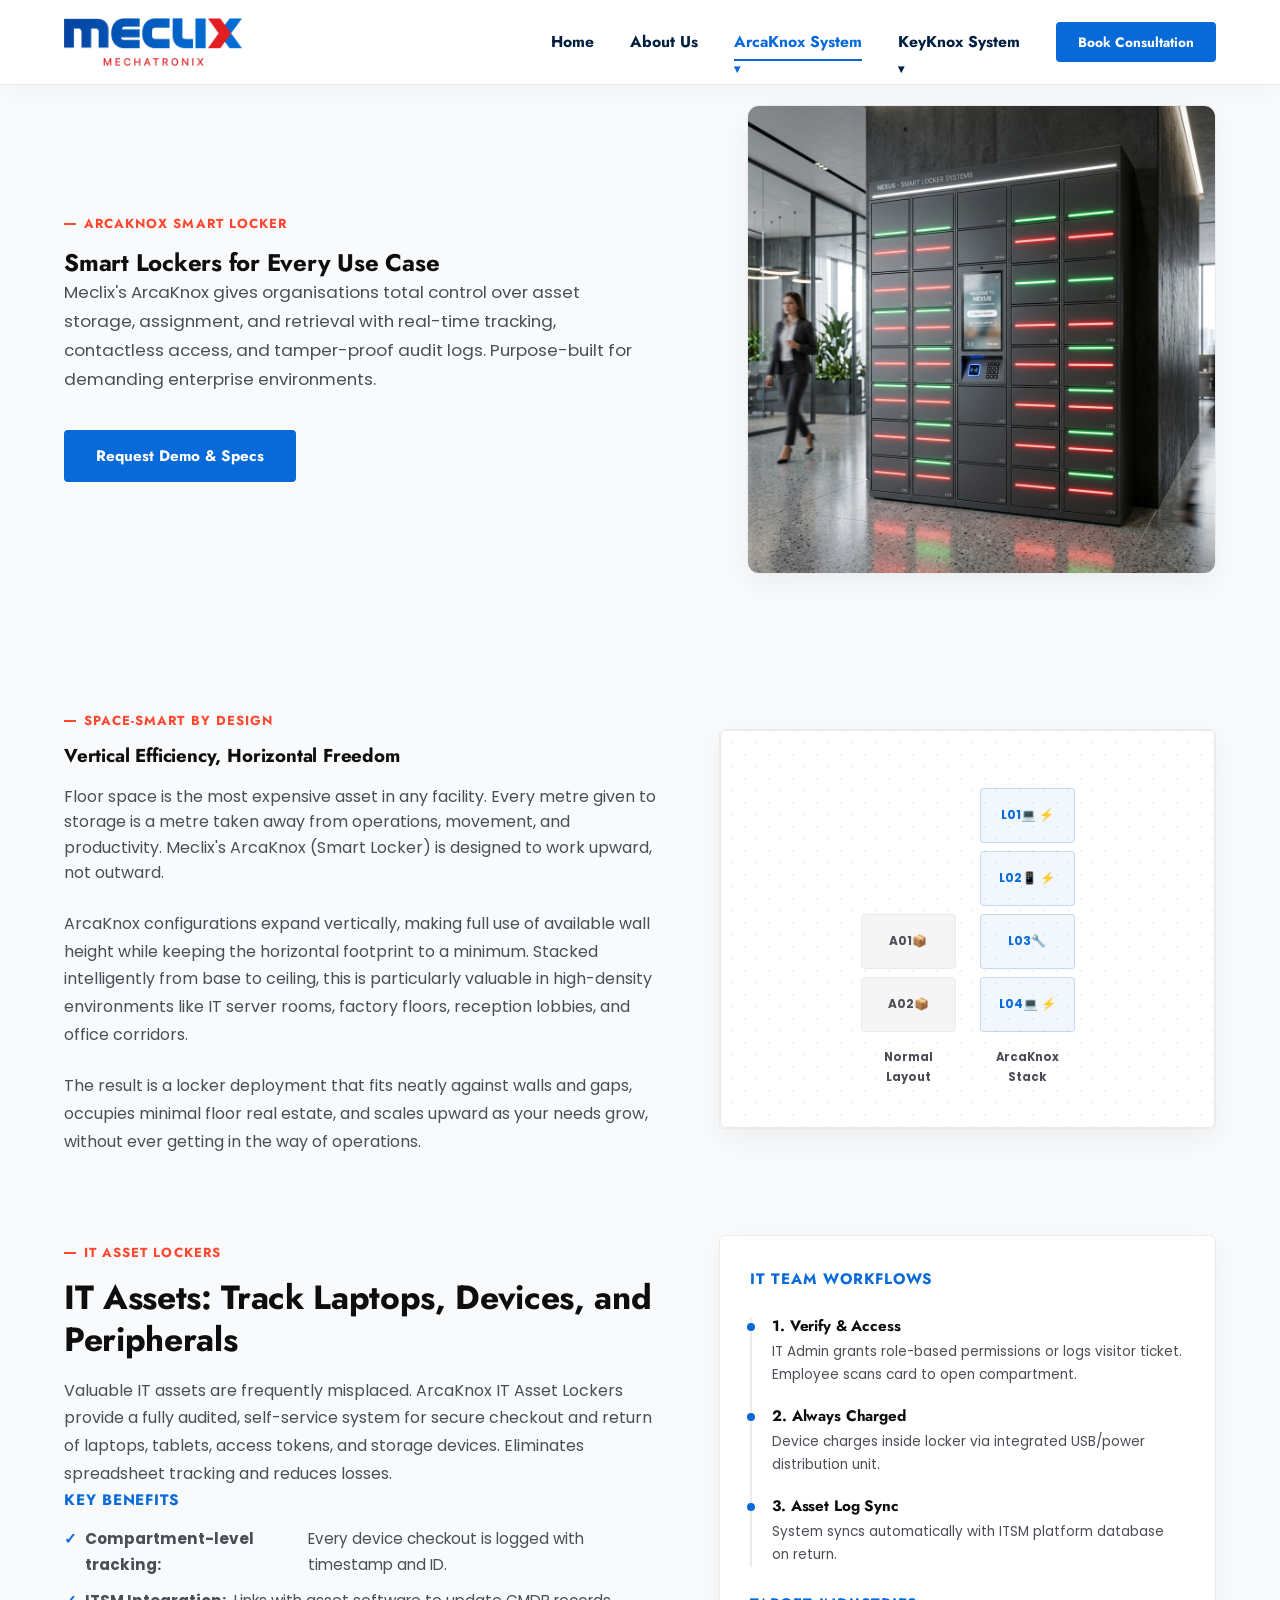
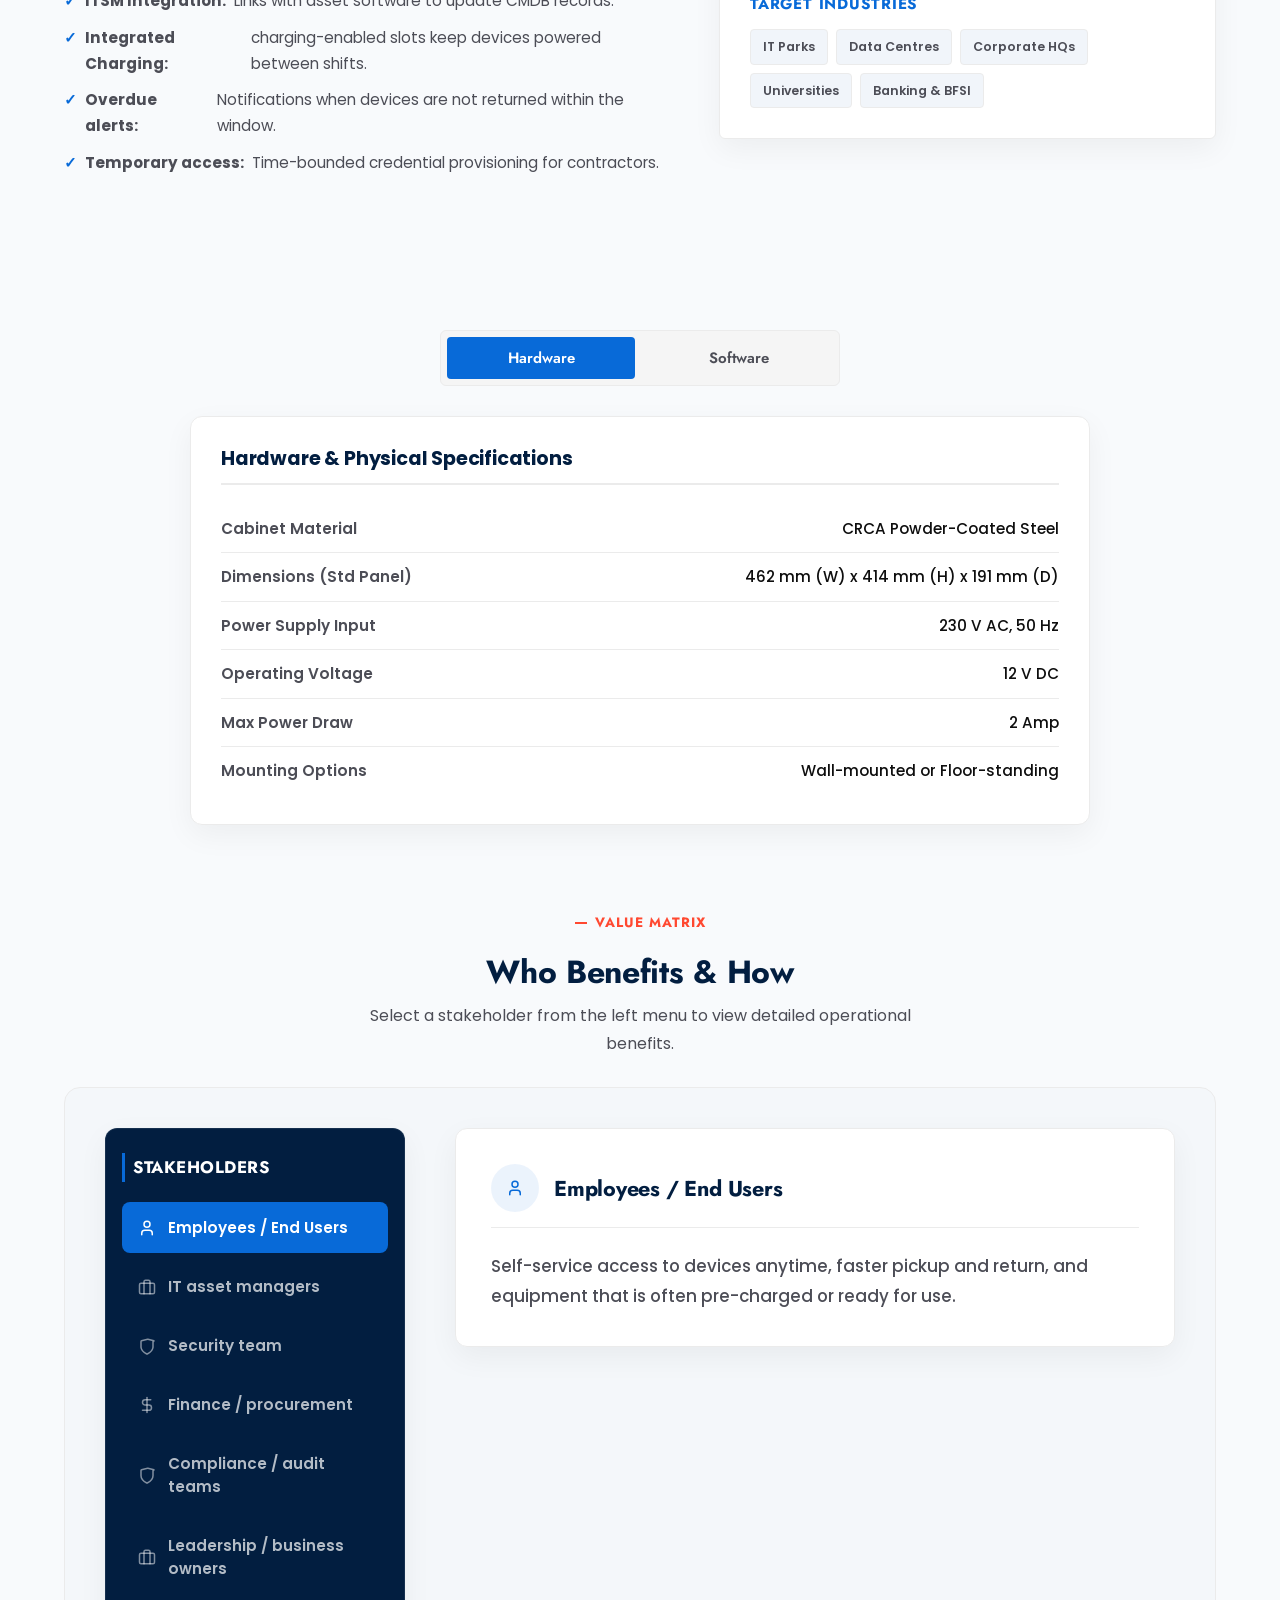
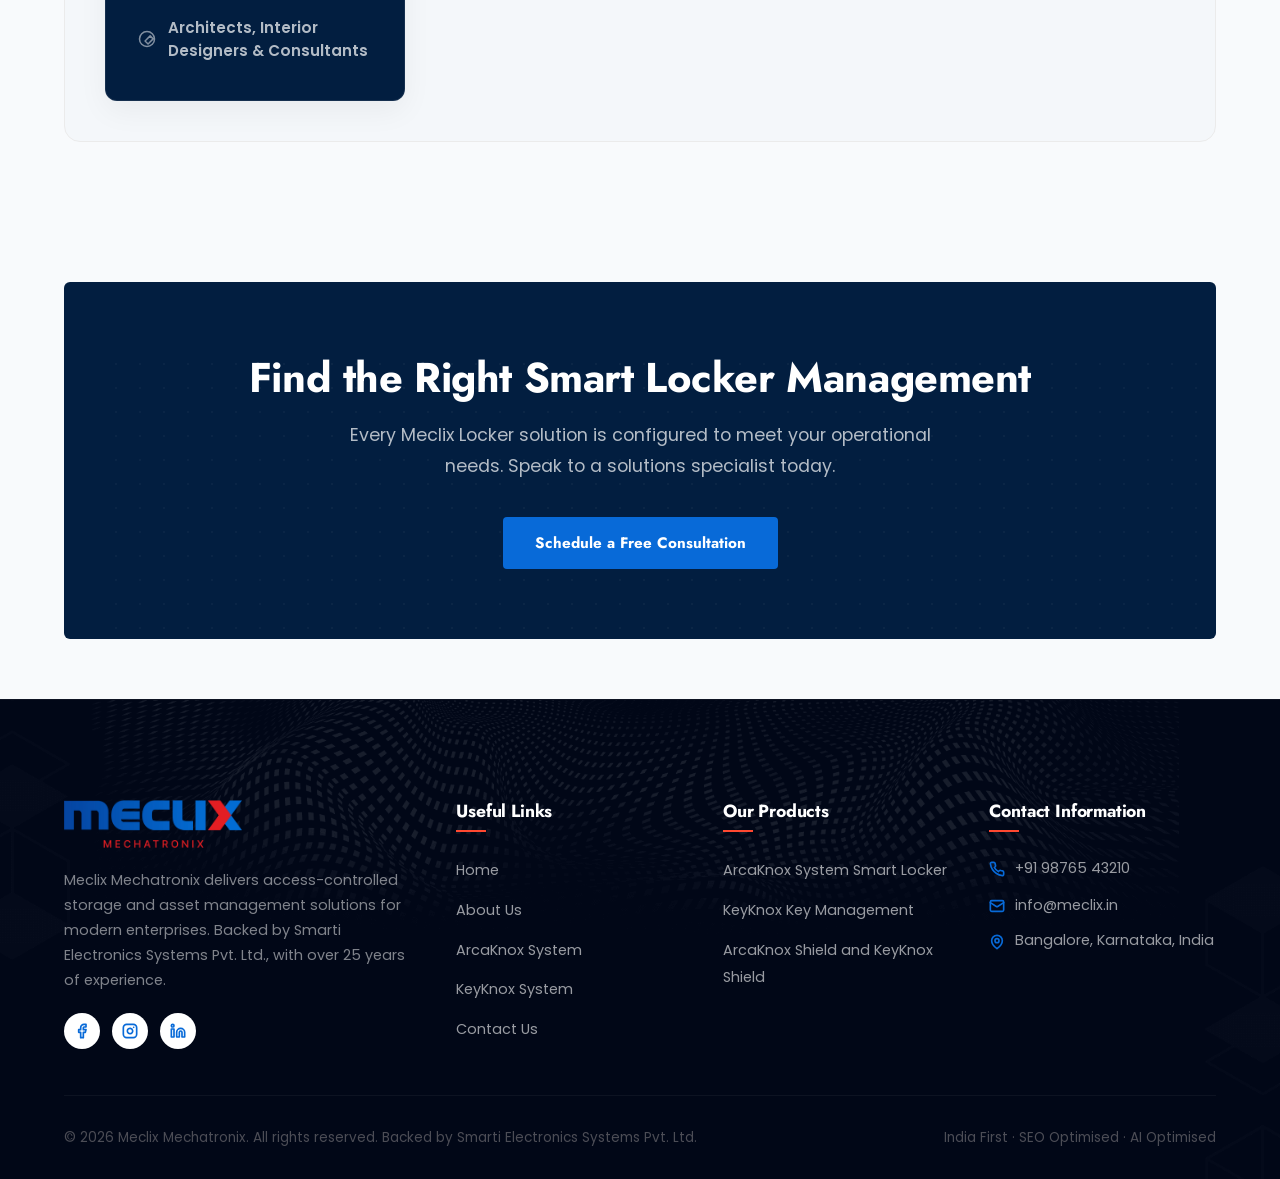
<file: it-lockers.html>
<!DOCTYPE html>
<html lang="en">
<head>
  <meta charset="UTF-8">
  <meta name="viewport" content="width=device-width, initial-scale=1.0">
  <title>Smart Locker for IT Asset Management | Meclix Mechatronix</title>
  <meta name="description" content="Secure, electronically controlled storage for laptops, tablets, and peripherals. Automated checkout, integrated charging, and compliance-ready audit trails.">
  <link rel="stylesheet" href="index.css">
</head>
<body>

  <!-- ==========================================================================
       HEADER & NAVIGATION
       ========================================================================== -->
    <header class="site-header" id="site-header">
    <div class="header-container">
      <a class="logo-link" href="index.html" style="display: inline-block; padding: 5px 0;">
        <img src="assets/images/new_logo.png" alt="Meclix Mechatronix" style="max-height: 48px; width: auto; display: block;">
      </a>
      
      <button class="menu-toggle" id="menu-toggle" aria-label="Toggle menu">
        <svg width="24" height="24" viewBox="0 0 24 24" fill="none" stroke="currentColor" stroke-width="2" stroke-linecap="round" stroke-linejoin="round"><line x1="3" y1="12" x2="21" y2="12"></line><line x1="3" y1="6" x2="21" y2="6"></line><line x1="3" y1="18" x2="21" y2="18"></line></svg>
      </button>

      <nav class="nav-menu" id="nav-menu">
        <a class="nav-link" href="index.html">Home</a>
        <a class="nav-link" href="about.html">About Us</a>
        <div class="nav-dropdown">
          <a class="nav-link dropdown-toggle active" href="lockers.html">ArcaKnox System</a>
          <ul class="dropdown-menu">
            <li><a href="lockers.html">Employee Assets</a></li>
            <li><a href="it-lockers.html" class="active">IT Assets</a></li>
            <li><a href="visitor-lockers.html">Visitor Assets</a></li>
            <li><a href="tool-lockers.html">Tool Kits</a></li>
          </ul>
        </div>
        <div class="nav-dropdown">
          <a class="nav-link dropdown-toggle" href="keyknox.html">KeyKnox System</a>
          <ul class="dropdown-menu">
            <li><a href="keyknox.html">Fleet & Vehicles</a></li>
            <li><a href="server-racks.html">Server Racks</a></li>
            <li><a href="premise-workplace.html">Premise & Workplace</a></li>
            <li><a href="plant-maintenance.html">Plant & Maintenance</a></li>
          </ul>
        </div>
        <div class="nav-cta">
          <button class="btn btn-primary btn-sm btn-consultation-trigger">Book Consultation</button>
        </div>
      </nav>
    </div>
  </header>

  <main>
    <div class="container">
      
      <!-- Product Hero -->
      <div class="hero-wrapper" style="min-height: auto; margin-bottom: 80px; margin-top: 20px;">
        <div class="hero-content">
          <span class="eyebrow">ArcaKnox Smart Locker</span>
          <h2>Smart Lockers for Every Use Case</h2>
          <p>Meclix's ArcaKnox gives organisations total control over asset storage, assignment, and retrieval with real-time tracking, contactless access, and tamper-proof audit logs. Purpose-built for demanding enterprise environments.</p>
          <button class="btn btn-primary btn-consultation-trigger">Request Demo & Specs</button>
        </div>
        <div class="hero-image-block">
          <img src="assets/smart_locker.png" alt="ArcaKnox Smart Locker System" style="width:100%; border-radius:12px; border: 1px solid var(--border-light); box-shadow: var(--shadow-normal);">
        </div>
      </div>

      <!-- Space Efficiency Feature -->
      <div class="space-smart-grid">
        <div class="space-smart-text">
          <span class="eyebrow">Space-Smart by Design</span>
          <h3>Vertical Efficiency, Horizontal Freedom</h3>
          <p style="margin: 16px 0 24px 0; line-height: 1.6;">Floor space is the most expensive asset in any facility. Every metre given to storage is a metre taken away from operations, movement, and productivity. Meclix's ArcaKnox (Smart Locker) is designed to work upward, not outward.</p>
          <p style="margin-bottom: 24px;">ArcaKnox configurations expand vertically, making full use of available wall height while keeping the horizontal footprint to a minimum. Stacked intelligently from base to ceiling, this is particularly valuable in high-density environments like IT server rooms, factory floors, reception lobbies, and office corridors.</p>
          <p>The result is a locker deployment that fits neatly against walls and gaps, occupies minimal floor real estate, and scales upward as your needs grow, without ever getting in the way of operations.</p>
        </div>
        
        <div class="efficiency-visual card-panel">
          <div class="tech-grid-bg"></div>
          <div class="locker-stack-sim">
            <div class="stack-column">
              <div class="locker-box-unit">
                <div class="locker-door">
                  <span class="locker-label">A01</span>
                  <span class="locker-lock"><span class="lock-led red"></span></span>
                  <span class="locker-handle"></span>
                </div>
                <div class="locker-interior">
                  <span class="device-icon">📦</span>
                </div>
              </div>
              <div class="locker-box-unit">
                <div class="locker-door">
                  <span class="locker-label">A02</span>
                  <span class="locker-lock"><span class="lock-led red"></span></span>
                  <span class="locker-handle"></span>
                </div>
                <div class="locker-interior">
                  <span class="device-icon">📦</span>
                </div>
              </div>
              <div class="stack-label">Normal Layout</div>
            </div>
            
            <div class="stack-column height-optimized">
              <div class="locker-box-unit anim-unit-1">
                <div class="locker-door">
                  <span class="locker-label">L01</span>
                  <span class="locker-lock"><span class="lock-led green"></span></span>
                  <span class="locker-handle"></span>
                </div>
                <div class="locker-interior">
                  <span class="device-icon">💻</span>
                  <span class="charge-indicator">⚡</span>
                </div>
              </div>
              <div class="locker-box-unit anim-unit-2">
                <div class="locker-door">
                  <span class="locker-label">L02</span>
                  <span class="locker-lock"><span class="lock-led red"></span></span>
                  <span class="locker-handle"></span>
                </div>
                <div class="locker-interior">
                  <span class="device-icon">📱</span>
                  <span class="charge-indicator">⚡</span>
                </div>
              </div>
              <div class="locker-box-unit anim-unit-3">
                <div class="locker-door">
                  <span class="locker-label">L03</span>
                  <span class="locker-lock"><span class="lock-led green"></span></span>
                  <span class="locker-handle"></span>
                </div>
                <div class="locker-interior">
                  <span class="device-icon">🔧</span>
                </div>
              </div>
              <div class="locker-box-unit anim-unit-4">
                <div class="locker-door">
                  <span class="locker-label">L04</span>
                  <span class="locker-lock"><span class="lock-led green"></span></span>
                  <span class="locker-handle"></span>
                </div>
                <div class="locker-interior">
                  <span class="device-icon">💻</span>
                  <span class="charge-indicator">⚡</span>
                </div>
              </div>
              <div class="stack-label">ArcaKnox Stack</div>
            </div>
          </div>
        </div>
      </div>

      <!-- Use cases Blocks -->
      <div class="usecase-blocks">
        <!-- Use Case 2: IT Assets -->
        <div class="usecase-block">
          <div class="usecase-text">
            <span class="eyebrow">IT Asset Lockers</span>
            <h3>IT Assets: Track Laptops, Devices, and Peripherals</h3>
            <p>Valuable IT assets are frequently misplaced. ArcaKnox IT Asset Lockers provide a fully audited, self-service system for secure checkout and return of laptops, tablets, access tokens, and storage devices. Eliminates spreadsheet tracking and reduces losses.</p>
            
            <div class="usecase-meta-group">
              <div class="meta-sub-header">Key Benefits</div>
              <ul class="benefits-list">
                <li><strong>Compartment-level tracking:</strong> Every device checkout is logged with timestamp and ID.</li>
                <li><strong>ITSM Integration:</strong> Links with asset software to update CMDB records.</li>
                <li><strong>Integrated Charging:</strong> charging-enabled slots keep devices powered between shifts.</li>
                <li><strong>Overdue alerts:</strong> Notifications when devices are not returned within the window.</li>
                <li><strong>Temporary access:</strong> Time-bounded credential provisioning for contractors.</li>
              </ul>
            </div>
          </div>
          
          <div class="usecase-specs card-panel" style="padding: 30px;">
            <div class="meta-sub-header">IT Team Workflows</div>
            <div class="how-it-works-vertical">
              <div class="how-step">
                <h5>1. Verify & Access</h5>
                <p>IT Admin grants role-based permissions or logs visitor ticket. Employee scans card to open compartment.</p>
              </div>
              <div class="how-step">
                <h5>2. Always Charged</h5>
                <p>Device charges inside locker via integrated USB/power distribution unit.</p>
              </div>
              <div class="how-step">
                <h5>3. Asset Log Sync</h5>
                <p>System syncs automatically with ITSM platform database on return.</p>
              </div>
            </div>
            
            <div class="usecase-meta-group" style="margin-top: 24px;">
              <div class="meta-sub-header">Target Industries</div>
              <div class="industry-list-tags">
                <span class="industry-tag">IT Parks</span>
                <span class="industry-tag">Data Centres</span>
                <span class="industry-tag">Corporate HQs</span>
                <span class="industry-tag">Universities</span>
                <span class="industry-tag">Banking & BFSI</span>
              </div>
            </div>
          </div>
        </div>

                <!-- Integrated Technical & Software Specifications (Tabbed) -->
                <div class="specs-tabs-wrapper">
                  <div class="specs-tab-nav">
                    <button class="specs-tab-btn active" data-tab="specs-hw-locker">Hardware</button>
                    <button class="specs-tab-btn" data-tab="specs-sw-locker">Software</button>
                  </div>
                  <div class="specs-tab-content">
                    <!-- Hardware Specs -->
                    <div class="specs-tab-pane active" id="specs-hw-locker">
                      <div class="spec-table-block card-panel" style="padding: 30px; background: #ffffff; border-radius: 12px; border: 1px solid var(--border-light); max-width: 900px; margin: 0 auto; box-shadow: var(--shadow-normal);">
                        <h4 style="font-size: 1.2rem; color: var(--color-navy); margin-top: 0; margin-bottom: 20px; font-family: var(--font-secondary); border-bottom: 2px solid var(--border-light); padding-bottom: 12px; font-weight: 700;">Hardware & Physical Specifications</h4>
                        <table style="width: 100%; border-collapse: collapse; font-size: 0.95rem; line-height: 1.8;">
                          <tbody>
                            <tr style="border-bottom: 1px solid var(--border-light);"><td style="padding: 10px 0; font-weight: 600; color: #4c4d56;">Cabinet Material</td><td style="padding: 10px 0; text-align: right; color: #0e0e0e; font-weight: 500;">CRCA Powder-Coated Steel</td></tr>
                            <tr style="border-bottom: 1px solid var(--border-light);"><td style="padding: 10px 0; font-weight: 600; color: #4c4d56;">Dimensions (Std Panel)</td><td style="padding: 10px 0; text-align: right; color: #0e0e0e; font-weight: 500;">462 mm (W) x 414 mm (H) x 191 mm (D)</td></tr>
                            <tr style="border-bottom: 1px solid var(--border-light);"><td style="padding: 10px 0; font-weight: 600; color: #4c4d56;">Power Supply Input</td><td style="padding: 10px 0; text-align: right; color: #0e0e0e; font-weight: 500;">230 V AC, 50 Hz</td></tr>
                            <tr style="border-bottom: 1px solid var(--border-light);"><td style="padding: 10px 0; font-weight: 600; color: #4c4d56;">Operating Voltage</td><td style="padding: 10px 0; text-align: right; color: #0e0e0e; font-weight: 500;">12 V DC</td></tr>
                            <tr style="border-bottom: 1px solid var(--border-light);"><td style="padding: 10px 0; font-weight: 600; color: #4c4d56;">Max Power Draw</td><td style="padding: 10px 0; text-align: right; color: #0e0e0e; font-weight: 500;">2 Amp</td></tr>
                            <tr><td style="padding: 10px 0; font-weight: 600; color: #4c4d56;">Mounting Options</td><td style="padding: 10px 0; text-align: right; color: #0e0e0e; font-weight: 500;">Wall-mounted or Floor-standing</td></tr>
                          </tbody>
                        </table>
                      </div>
                    </div>

                    <!-- Software Specs -->
                    <div class="specs-tab-pane" id="specs-sw-locker">
                      <div class="spec-table-block card-panel" style="padding: 30px; background: #ffffff; border-radius: 12px; border: 1px solid var(--border-light); max-width: 900px; margin: 0 auto; box-shadow: var(--shadow-normal);">
                        <h4 style="font-size: 1.2rem; color: var(--color-navy); margin-top: 0; margin-bottom: 20px; font-family: var(--font-secondary); border-bottom: 2px solid var(--border-light); padding-bottom: 12px; font-weight: 700;">Software & System Specifications</h4>
                        <table style="width: 100%; border-collapse: collapse; font-size: 0.95rem; line-height: 1.8;">
                          <tbody>
                            <tr style="border-bottom: 1px solid var(--border-light);"><td style="padding: 10px 0; font-weight: 600; color: #4c4d56;">Locker Allocation</td><td style="padding: 10px 0; text-align: right; color: #0e0e0e; font-weight: 500;">Dynamic & Fixed Assignment (Auto-scheduled)</td></tr>
                            <tr style="border-bottom: 1px solid var(--border-light);"><td style="padding: 10px 0; font-weight: 600; color: #4c4d56;">Access Modes</td><td style="padding: 10px 0; text-align: right; color: #0e0e0e; font-weight: 500;">RFID Cards, Biometrics, PIN Pad, Mobile App (NFC/BLE)</td></tr>
                            <tr style="border-bottom: 1px solid var(--border-light);"><td style="padding: 10px 0; font-weight: 600; color: #4c4d56;">Access Levels</td><td style="padding: 10px 0; text-align: right; color: #0e0e0e; font-weight: 500;">Up to 5-tier role-based access control</td></tr>
                            <tr style="border-bottom: 1px solid var(--border-light);"><td style="padding: 10px 0; font-weight: 600; color: #4c4d56;">System Integration</td><td style="padding: 10px 0; text-align: right; color: #0e0e0e; font-weight: 500;">REST APIs, Active Directory, HRMS & ITSM</td></tr>
                            <tr style="border-bottom: 1px solid var(--border-light);"><td style="padding: 10px 0; font-weight: 600; color: #4c4d56;">Operational Mode</td><td style="padding: 10px 0; text-align: right; color: #0e0e0e; font-weight: 500;">Online with full Standalone Offline fallback mode</td></tr>
                            <tr><td style="padding: 10px 0; font-weight: 600; color: #4c4d56;">Real-Time Tracking</td><td style="padding: 10px 0; text-align: right; color: #0e0e0e; font-weight: 500;">Tamper notifications, status alerts, audit-ready logs</td></tr>
                          </tbody>
                        </table>
                      </div>
                    </div>
                  </div>
                </div>

      </div>
      
      
      <!-- Value Matrix Section (Interactive Stakeholder Classification) -->
      <div class="section-header" style="margin-top: 60px; margin-bottom: 30px; text-align: center;">
        <span class="eyebrow" style="font-size: 0.85rem; letter-spacing: 1px;">Value Matrix</span>
        <h2 style="font-size: 2rem; color: #021e40; margin: 5px 0 10px 0;">Who Benefits & How</h2>
        <p style="color: var(--color-body); font-size: 1rem; max-width: 600px; margin: 0 auto;">Select a stakeholder from the left menu to view detailed operational benefits.</p>
      </div>

      <div class="locker-redesign-container" style="margin-top: 30px;">
        <!-- Stakeholder Sidebar Menu -->
        <aside class="locker-sidebar">
          <div class="locker-sidebar-title">Stakeholders</div>
          <ul class="locker-sidebar-menu">
            <li class="locker-sidebar-item active" data-tab="employees-end-users">
              <button>
                <svg xmlns="http://www.w3.org/2000/svg" width="18" height="18" viewBox="0 0 24 24" fill="none" stroke="currentColor" stroke-width="2" stroke-linecap="round" stroke-linejoin="round"><path d="M19 21v-2a4 4 0 0 0-4-4H9a4 4 0 0 0-4 4v2"/><circle cx="12" cy="7" r="4"/></svg>
                Employees / End Users
              </button>
            </li>
            <li class="locker-sidebar-item" data-tab="it-asset-managers">
              <button>
                <svg xmlns="http://www.w3.org/2000/svg" width="18" height="18" viewBox="0 0 24 24" fill="none" stroke="currentColor" stroke-width="2" stroke-linecap="round" stroke-linejoin="round"><rect width="20" height="14" x="2" y="7" rx="2" ry="2"/><path d="M16 21V5a2 2 0 0 0-2-2h-4a2 2 0 0 0-2 2v16"/></svg>
                IT asset managers
              </button>
            </li>
            <li class="locker-sidebar-item" data-tab="security-team">
              <button>
                <svg xmlns="http://www.w3.org/2000/svg" width="18" height="18" viewBox="0 0 24 24" fill="none" stroke="currentColor" stroke-width="2" stroke-linecap="round" stroke-linejoin="round"><path d="M20 13c0 5-3.5 7.5-7.66 9.7a1 1 0 0 1-.68 0C7.5 20.5 4 18 4 13V6a1 1 0 0 1 .76-.97l8-2a1 1 0 0 1 .48 0l8 2A1 1 0 0 1 20 6v7z"/></svg>
                Security team
              </button>
            </li>
            <li class="locker-sidebar-item" data-tab="finance-procurement">
              <button>
                <svg xmlns="http://www.w3.org/2000/svg" width="18" height="18" viewBox="0 0 24 24" fill="none" stroke="currentColor" stroke-width="2" stroke-linecap="round" stroke-linejoin="round"><line x1="12" x2="12" y1="2" y2="22"/><path d="M17 5H9.5a3.5 3.5 0 0 0 0 7h5a3.5 3.5 0 0 1 0 7H6"/></svg>
                Finance / procurement
              </button>
            </li>
            <li class="locker-sidebar-item" data-tab="compliance-audit-teams">
              <button>
                <svg xmlns="http://www.w3.org/2000/svg" width="18" height="18" viewBox="0 0 24 24" fill="none" stroke="currentColor" stroke-width="2" stroke-linecap="round" stroke-linejoin="round"><path d="M20 13c0 5-3.5 7.5-7.66 9.7a1 1 0 0 1-.68 0C7.5 20.5 4 18 4 13V6a1 1 0 0 1 .76-.97l8-2a1 1 0 0 1 .48 0l8 2A1 1 0 0 1 20 6v7z"/></svg>
                Compliance / audit teams
              </button>
            </li>
            <li class="locker-sidebar-item" data-tab="leadership-business-owners">
              <button>
                <svg xmlns="http://www.w3.org/2000/svg" width="18" height="18" viewBox="0 0 24 24" fill="none" stroke="currentColor" stroke-width="2" stroke-linecap="round" stroke-linejoin="round"><rect width="20" height="14" x="2" y="7" rx="2" ry="2"/><path d="M16 21V5a2 2 0 0 0-2-2h-4a2 2 0 0 0-2 2v16"/></svg>
                Leadership / business owners
              </button>
            </li>
            <li class="locker-sidebar-item" data-tab="architects-interior-designers-consultants">
              <button>
                <svg xmlns="http://www.w3.org/2000/svg" width="18" height="18" viewBox="0 0 24 24" fill="none" stroke="currentColor" stroke-width="2" stroke-linecap="round" stroke-linejoin="round"><circle cx="12" cy="12" r="10"/><path d="m16.2 7.8-2 2-2.8 2.8-2 2 4 4 2-2 2.8-2.8 2-2-4-4z"/></svg>
                Architects, Interior Designers & Consultants
              </button>
            </li>
          </ul>
        </aside>

        <!-- Stakeholder Content Area -->
        <div class="locker-content-area">
          <!-- Pane: Employees / End Users -->
          <div class="locker-pane active" id="pane-employees-end-users">
            <div class="stakeholder-card card-panel" style="padding: 35px; background: #ffffff; border-radius: 12px; border: 1px solid var(--border-light); box-shadow: var(--shadow-normal);">
              <div style="display: flex; align-items: center; gap: 15px; margin-bottom: 24px; border-bottom: 1px solid var(--border-light); padding-bottom: 15px;">
                <div style="width: 48px; height: 48px; background: rgba(8, 106, 216, 0.08); color: var(--color-primary); border-radius: 50%; display: flex; align-items: center; justify-content: center; flex-shrink: 0;">
                  <svg xmlns="http://www.w3.org/2000/svg" width="18" height="18" viewBox="0 0 24 24" fill="none" stroke="currentColor" stroke-width="2" stroke-linecap="round" stroke-linejoin="round"><path d="M19 21v-2a4 4 0 0 0-4-4H9a4 4 0 0 0-4 4v2"/><circle cx="12" cy="7" r="4"/></svg>
                </div>
                <h4 style="margin: 0; font-size: 1.35rem; color: var(--color-navy); font-weight: 700;">Employees / End Users</h4>
              </div>
              <p style="font-size: 1.05rem; line-height: 1.75; color: var(--color-body); font-weight: 500; margin: 0;">
                Self-service access to devices anytime, faster pickup and return, and equipment that is often pre-charged or ready for use.
              </p>
            </div>
          </div>

          <!-- Pane: IT asset managers -->
          <div class="locker-pane" id="pane-it-asset-managers">
            <div class="stakeholder-card card-panel" style="padding: 35px; background: #ffffff; border-radius: 12px; border: 1px solid var(--border-light); box-shadow: var(--shadow-normal);">
              <div style="display: flex; align-items: center; gap: 15px; margin-bottom: 24px; border-bottom: 1px solid var(--border-light); padding-bottom: 15px;">
                <div style="width: 48px; height: 48px; background: rgba(8, 106, 216, 0.08); color: var(--color-primary); border-radius: 50%; display: flex; align-items: center; justify-content: center; flex-shrink: 0;">
                  <svg xmlns="http://www.w3.org/2000/svg" width="18" height="18" viewBox="0 0 24 24" fill="none" stroke="currentColor" stroke-width="2" stroke-linecap="round" stroke-linejoin="round"><rect width="20" height="14" x="2" y="7" rx="2" ry="2"/><path d="M16 21V5a2 2 0 0 0-2-2h-4a2 2 0 0 0-2 2v16"/></svg>
                </div>
                <h4 style="margin: 0; font-size: 1.35rem; color: var(--color-navy); font-weight: 700;">IT asset managers</h4>
              </div>
              <p style="font-size: 1.05rem; line-height: 1.75; color: var(--color-body); font-weight: 500; margin: 0;">
                Real-time visibility of device allocation and usage, automated checkout and return logs, reduced incidents of lost or misplaced assets, and lower dependency on manual tracking. Improved inventory control, audit trails, easier planning for repairs and replacements, with stronger control during audits.
              </p>
            </div>
          </div>

          <!-- Pane: Security team -->
          <div class="locker-pane" id="pane-security-team">
            <div class="stakeholder-card card-panel" style="padding: 35px; background: #ffffff; border-radius: 12px; border: 1px solid var(--border-light); box-shadow: var(--shadow-normal);">
              <div style="display: flex; align-items: center; gap: 15px; margin-bottom: 24px; border-bottom: 1px solid var(--border-light); padding-bottom: 15px;">
                <div style="width: 48px; height: 48px; background: rgba(8, 106, 216, 0.08); color: var(--color-primary); border-radius: 50%; display: flex; align-items: center; justify-content: center; flex-shrink: 0;">
                  <svg xmlns="http://www.w3.org/2000/svg" width="18" height="18" viewBox="0 0 24 24" fill="none" stroke="currentColor" stroke-width="2" stroke-linecap="round" stroke-linejoin="round"><path d="M20 13c0 5-3.5 7.5-7.66 9.7a1 1 0 0 1-.68 0C7.5 20.5 4 18 4 13V6a1 1 0 0 1 .76-.97l8-2a1 1 0 0 1 .48 0l8 2A1 1 0 0 1 20 6v7z"/></svg>
                </div>
                <h4 style="margin: 0; font-size: 1.35rem; color: var(--color-navy); font-weight: 700;">Security team</h4>
              </div>
              <p style="font-size: 1.05rem; line-height: 1.75; color: var(--color-body); font-weight: 500; margin: 0;">
                Access control through role-based permissions, reduced unauthorized access, and a complete record of every transaction.
              </p>
            </div>
          </div>

          <!-- Pane: Finance / procurement -->
          <div class="locker-pane" id="pane-finance-procurement">
            <div class="stakeholder-card card-panel" style="padding: 35px; background: #ffffff; border-radius: 12px; border: 1px solid var(--border-light); box-shadow: var(--shadow-normal);">
              <div style="display: flex; align-items: center; gap: 15px; margin-bottom: 24px; border-bottom: 1px solid var(--border-light); padding-bottom: 15px;">
                <div style="width: 48px; height: 48px; background: rgba(8, 106, 216, 0.08); color: var(--color-primary); border-radius: 50%; display: flex; align-items: center; justify-content: center; flex-shrink: 0;">
                  <svg xmlns="http://www.w3.org/2000/svg" width="18" height="18" viewBox="0 0 24 24" fill="none" stroke="currentColor" stroke-width="2" stroke-linecap="round" stroke-linejoin="round"><line x1="12" x2="12" y1="2" y2="22"/><path d="M17 5H9.5a3.5 3.5 0 0 0 0 7h5a3.5 3.5 0 0 1 0 7H6"/></svg>
                </div>
                <h4 style="margin: 0; font-size: 1.35rem; color: var(--color-navy); font-weight: 700;">Finance / procurement</h4>
              </div>
              <p style="font-size: 1.05rem; line-height: 1.75; color: var(--color-body); font-weight: 500; margin: 0;">
                Reduced replacement costs and over-purchasing through improved asset utilization along with lower losses and damage-related claims.
              </p>
            </div>
          </div>

          <!-- Pane: Compliance / audit teams -->
          <div class="locker-pane" id="pane-compliance-audit-teams">
            <div class="stakeholder-card card-panel" style="padding: 35px; background: #ffffff; border-radius: 12px; border: 1px solid var(--border-light); box-shadow: var(--shadow-normal);">
              <div style="display: flex; align-items: center; gap: 15px; margin-bottom: 24px; border-bottom: 1px solid var(--border-light); padding-bottom: 15px;">
                <div style="width: 48px; height: 48px; background: rgba(8, 106, 216, 0.08); color: var(--color-primary); border-radius: 50%; display: flex; align-items: center; justify-content: center; flex-shrink: 0;">
                  <svg xmlns="http://www.w3.org/2000/svg" width="18" height="18" viewBox="0 0 24 24" fill="none" stroke="currentColor" stroke-width="2" stroke-linecap="round" stroke-linejoin="round"><path d="M20 13c0 5-3.5 7.5-7.66 9.7a1 1 0 0 1-.68 0C7.5 20.5 4 18 4 13V6a1 1 0 0 1 .76-.97l8-2a1 1 0 0 1 .48 0l8 2A1 1 0 0 1 20 6v7z"/></svg>
                </div>
                <h4 style="margin: 0; font-size: 1.35rem; color: var(--color-navy); font-weight: 700;">Compliance / audit teams</h4>
              </div>
              <p style="font-size: 1.05rem; line-height: 1.75; color: var(--color-body); font-weight: 500; margin: 0;">
                Detailed logs, timestamped transactions, providing verifiable records of asset control for internal and external audits.
              </p>
            </div>
          </div>

          <!-- Pane: Leadership / business owners -->
          <div class="locker-pane" id="pane-leadership-business-owners">
            <div class="stakeholder-card card-panel" style="padding: 35px; background: #ffffff; border-radius: 12px; border: 1px solid var(--border-light); box-shadow: var(--shadow-normal);">
              <div style="display: flex; align-items: center; gap: 15px; margin-bottom: 24px; border-bottom: 1px solid var(--border-light); padding-bottom: 15px;">
                <div style="width: 48px; height: 48px; background: rgba(8, 106, 216, 0.08); color: var(--color-primary); border-radius: 50%; display: flex; align-items: center; justify-content: center; flex-shrink: 0;">
                  <svg xmlns="http://www.w3.org/2000/svg" width="18" height="18" viewBox="0 0 24 24" fill="none" stroke="currentColor" stroke-width="2" stroke-linecap="round" stroke-linejoin="round"><rect width="20" height="14" x="2" y="7" rx="2" ry="2"/><path d="M16 21V5a2 2 0 0 0-2-2h-4a2 2 0 0 0-2 2v16"/></svg>
                </div>
                <h4 style="margin: 0; font-size: 1.35rem; color: var(--color-navy); font-weight: 700;">Leadership / business owners</h4>
              </div>
              <p style="font-size: 1.05rem; line-height: 1.75; color: var(--color-body); font-weight: 500; margin: 0;">
                Improved operational efficiency, reduced downtime, strengthened governance, and enhanced protection of organisational assets.
              </p>
            </div>
          </div>

          <!-- Pane: Architects, Interior Designers & Consultants -->
          <div class="locker-pane" id="pane-architects-interior-designers-consultants">
            <div class="stakeholder-card card-panel" style="padding: 35px; background: #ffffff; border-radius: 12px; border: 1px solid var(--border-light); box-shadow: var(--shadow-normal);">
              <div style="display: flex; align-items: center; gap: 15px; margin-bottom: 24px; border-bottom: 1px solid var(--border-light); padding-bottom: 15px;">
                <div style="width: 48px; height: 48px; background: rgba(8, 106, 216, 0.08); color: var(--color-primary); border-radius: 50%; display: flex; align-items: center; justify-content: center; flex-shrink: 0;">
                  <svg xmlns="http://www.w3.org/2000/svg" width="18" height="18" viewBox="0 0 24 24" fill="none" stroke="currentColor" stroke-width="2" stroke-linecap="round" stroke-linejoin="round"><circle cx="12" cy="12" r="10"/><path d="m16.2 7.8-2 2-2.8 2.8-2 2 4 4 2-2 2.8-2.8 2-2-4-4z"/></svg>
                </div>
                <h4 style="margin: 0; font-size: 1.35rem; color: var(--color-navy); font-weight: 700;">Architects, Interior Designers & Consultants</h4>
              </div>
              <p style="font-size: 1.05rem; line-height: 1.75; color: var(--color-body); font-weight: 500; margin: 0;">
                Supports efficient planning of locker zones within workplace layouts with secure and accessible storage integration. Enables integration of lockers into interior concepts with appropriate materials and finishes, maintaining visual consistency and functional alignment.
              </p>
            </div>
          </div>
        </div>
      </div>
    
      <!-- Page CTA -->
      <div class="global-page-cta">
        <div class="cta-box">
          <div class="tech-grid-bg"></div>
          <h2>Find the Right Smart Locker Management</h2>
          <p>Every Meclix Locker solution is configured to meet your operational needs. Speak to a solutions specialist today.</p>
          <button class="btn btn-primary btn-consultation-trigger">Schedule a Free Consultation</button>
        </div>
      </div>

    </div>
  </main>
    <!-- ==========================================================================
       FOOTER
       ========================================================================== -->
  <footer class="site-footer">
    <div class="container">
      <div class="footer-grid">
        <div class="footer-brand">
          <div class="logo-link" style="margin-bottom: 20px;">
            <img src="assets/images/new_logo.png" alt="Meclix Mechatronix" style="max-height: 48px; width: auto; display: block;">
          </div>
          <p>Meclix Mechatronix delivers access-controlled storage and asset management solutions for modern enterprises. Backed by Smarti Electronics Systems Pvt. Ltd., with over 25 years of experience.</p>
          <div class="footer-social-icons" style="margin-top: 20px; display: flex; gap: 12px;">
            <a href="https://www.facebook.com" target="_blank" style="width: 36px; height: 36px; background: #ffffff; border-radius: 50%; display: flex; align-items: center; justify-content: center; color: #086ad8; transition: all 0.3s ease;"><svg xmlns="http://www.w3.org/2000/svg" width="16" height="16" viewBox="0 0 24 24" fill="none" stroke="currentColor" stroke-width="2.5" stroke-linecap="round" stroke-linejoin="round" class="lucide lucide-facebook"><path d="M18 2h-3a5 5 0 0 0-5 5v3H7v4h3v8h4v-8h3l1-4h-4V7a1 1 0 0 1 1-1h3z"/></svg></a>
            <a href="https://www.instagram.com" target="_blank" style="width: 36px; height: 36px; background: #ffffff; border-radius: 50%; display: flex; align-items: center; justify-content: center; color: #086ad8; transition: all 0.3s ease;"><svg xmlns="http://www.w3.org/2000/svg" width="16" height="16" viewBox="0 0 24 24" fill="none" stroke="currentColor" stroke-width="2.5" stroke-linecap="round" stroke-linejoin="round" class="lucide lucide-instagram"><rect width="20" height="20" x="2" y="2" rx="5" ry="5"/><path d="M16 11.37A4 4 0 1 1 12.63 8 4 4 0 0 1 16 11.37z"/><line x1="17.5" x2="17.51" y1="6.5" y2="6.5"/></svg></a>
            <a href="https://www.linkedin.com" target="_blank" style="width: 36px; height: 36px; background: #ffffff; border-radius: 50%; display: flex; align-items: center; justify-content: center; color: #086ad8; transition: all 0.3s ease;"><svg xmlns="http://www.w3.org/2000/svg" width="16" height="16" viewBox="0 0 24 24" fill="none" stroke="currentColor" stroke-width="2.5" stroke-linecap="round" stroke-linejoin="round" class="lucide lucide-linkedin"><path d="M16 8a6 6 0 0 1 6 6v7h-4v-7a2 2 0 0 0-2-2 2 2 0 0 0-2 2v7h-4v-7a6 6 0 0 1 6-6z"/><rect width="4" height="12" x="2" y="9"/><circle cx="4" cy="4" r="2"/></svg></a>
          </div>
        </div>
        <div class="footer-col">
          <h5>Useful Links</h5>
          <ul class="footer-links">
            <li><a href="index.html">Home</a></li>
            <li><a href="about.html">About Us</a></li>
            <li><a href="lockers.html">ArcaKnox System</a></li>
            <li><a href="keyknox.html">KeyKnox System</a></li>
            <li><a href="javascript:void(0);" class="btn-consultation-trigger">Contact Us</a></li>
          </ul>
        </div>
        <div class="footer-col">
          <h5>Our Products</h5>
          <ul class="footer-links">
            <li><a href="lockers.html">ArcaKnox System Smart Locker</a></li>
            <li><a href="keyknox.html">KeyKnox Key Management</a></li>
            <li><a href="software.html">ArcaKnox Shield and KeyKnox Shield</a></li>
          </ul>
        </div>
        <div class="footer-col">
          <h5>Contact Information</h5>
          <ul class="footer-links-contact" style="list-style: none;">
            <li style="margin-bottom: 12px; display: flex; align-items: center; gap: 10px;">
              <span style="color: #086ad8; display: flex; align-items: center; min-width: 16px;"><svg xmlns="http://www.w3.org/2000/svg" width="16" height="16" viewBox="0 0 24 24" fill="none" stroke="currentColor" stroke-width="2.5" stroke-linecap="round" stroke-linejoin="round" class="lucide lucide-phone"><path d="M22 16.92v3a2 2 0 0 1-2.18 2 19.79 19.79 0 0 1-8.63-3.07 19.5 19.5 0 0 1-6-6 19.79 19.79 0 0 1-3.07-8.67A2 2 0 0 1 4.11 2h3a2 2 0 0 1 2 1.72 12.84 12.84 0 0 0 .7 2.81 2 2 0 0 1-.45 2.11L8.09 9.91a16 16 0 0 0 6 6l1.27-1.27a2 2 0 0 1 2.11-.45 12.84 12.84 0 0 0 2.81.7A2 2 0 0 1 22 16.92z"/></svg></span>
              <a href="tel:+919876543210" style="color: rgba(255, 255, 255, 0.6); font-size: 0.9rem;">+91 98765 43210</a>
            </li>
            <li style="margin-bottom: 12px; display: flex; align-items: center; gap: 10px;">
              <span style="color: #086ad8; display: flex; align-items: center; min-width: 16px;"><svg xmlns="http://www.w3.org/2000/svg" width="16" height="16" viewBox="0 0 24 24" fill="none" stroke="currentColor" stroke-width="2.5" stroke-linecap="round" stroke-linejoin="round" class="lucide lucide-mail"><rect width="20" height="16" x="2" y="4" rx="2"/><path d="m22 7-8.97 5.7a1.94 1.94 0 0 1-2.06 0L2 7"/></svg></span>
              <a href="mailto:info@meclix.in" style="color: rgba(255, 255, 255, 0.6); font-size: 0.9rem;">info@meclix.in</a>
            </li>
            <li style="margin-bottom: 12px; display: flex; align-items: start; gap: 10px;">
              <span style="color: #086ad8; display: flex; align-items: center; min-width: 16px; margin-top: 4px;"><svg xmlns="http://www.w3.org/2000/svg" width="16" height="16" viewBox="0 0 24 24" fill="none" stroke="currentColor" stroke-width="2.5" stroke-linecap="round" stroke-linejoin="round" class="lucide lucide-map-pin"><path d="M20 10c0 6-8 12-8 12s-8-6-8-12a8 8 0 0 1 16 0Z"/><circle cx="12" cy="10" r="3"/></svg></span>
              <a href="https://maps.google.com/?q=Bangalore,Karnataka,India" target="_blank" style="color: rgba(255, 255, 255, 0.6); font-size: 0.9rem; line-height: 1.4;">Bangalore, Karnataka, India</a>
            </li>
          </ul>
        </div>
      </div>
      <div class="footer-bottom">
        <p>&copy; 2026 Meclix Mechatronix. All rights reserved. Backed by Smarti Electronics Systems Pvt. Ltd.</p>
        <p>India First · SEO Optimised · AI Optimised</p>
      </div>
    </div>
  </footer>

  <!-- ==========================================================================
       CONSULTATION BOOKING DIALOG (MODAL)
       ========================================================================== -->
  <div class="modal-overlay" id="consultation-modal">
    <div class="modal-box">
      <button class="modal-close-btn" id="modal-close-btn">&times;</button>
      <div id="booking-form-container">
        <div class="modal-header">
          <h3>Schedule a Consultation</h3>
          <p>Book a free technical consultation with a Meclix solutions specialist.</p>
        </div>
        
        <form id="consultation-form" novalidate>
          <div class="form-row">
            <div class="form-group">
              <label class="form-label" for="booking-name">Full Name *</label>
              <input type="text" id="booking-name" class="form-input" required placeholder="John Doe">
            </div>
            <div class="form-group">
              <label class="form-label" for="booking-company">Company *</label>
              <input type="text" id="booking-company" class="form-input" required placeholder="Enterprise Corp">
            </div>
          </div>
          
          <div class="form-row">
            <div class="form-group">
              <label class="form-label" for="booking-email">Work Email *</label>
              <input type="email" id="booking-email" class="form-input" required placeholder="john@company.com">
            </div>
            <div class="form-group">
              <label class="form-label" for="booking-phone">Phone Number *</label>
              <input type="tel" id="booking-phone" class="form-input" required placeholder="+91 99999 99999">
            </div>
          </div>
          
          <div class="form-group">
            <label class="form-label" for="booking-product">Product of Interest *</label>
            <select id="booking-product" class="form-input" required>
              <option value="" disabled selected>Select a product...</option>
              <option value="keyknox">KeyKnox (Electronic Key Management System)</option>
              <option value="arcaknox">ArcaKnox (Smart Locker Systems)</option>
              <option value="both">Both Product Lines</option>
              <option value="software">Shield Software / Integrations</option>
            </select>
          </div>

          
          <div class="form-submit-row">
            <button type="submit" class="btn btn-primary" id="booking-submit-btn">Book Consultation Session</button>
          </div>
        </form>
      </div>

      <div id="booking-success-container" class="booking-success-message">
        <div class="success-icon">✓</div>
        <h4>Consultation Scheduled!</h4>
        <p>Thank you for reaching out. A Meclix Mechatronix security specialist will review your request and contact you shortly.</p>
        <button class="btn btn-primary" id="success-done-btn">Back to Website</button>
      </div>
    </div>
  </div>

  <script src="index.js"></script>
</body>
</html>
</file>
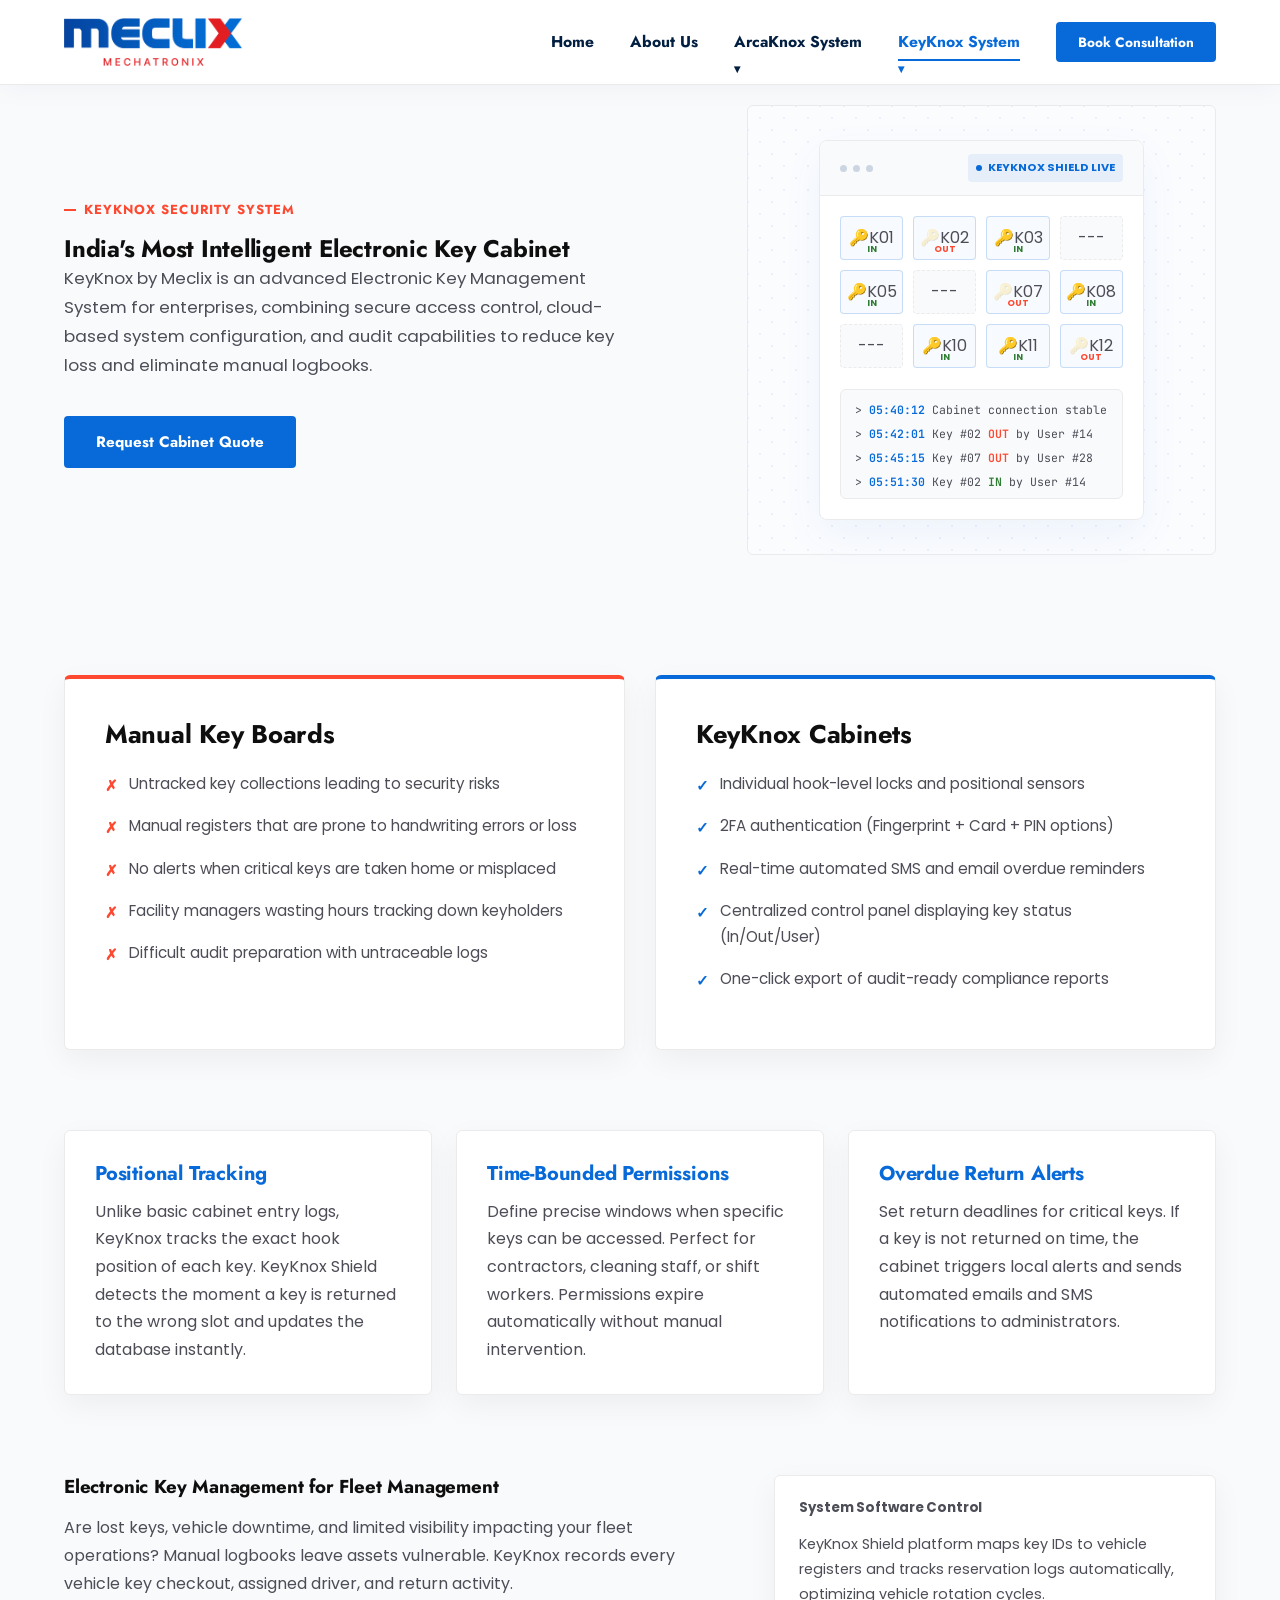
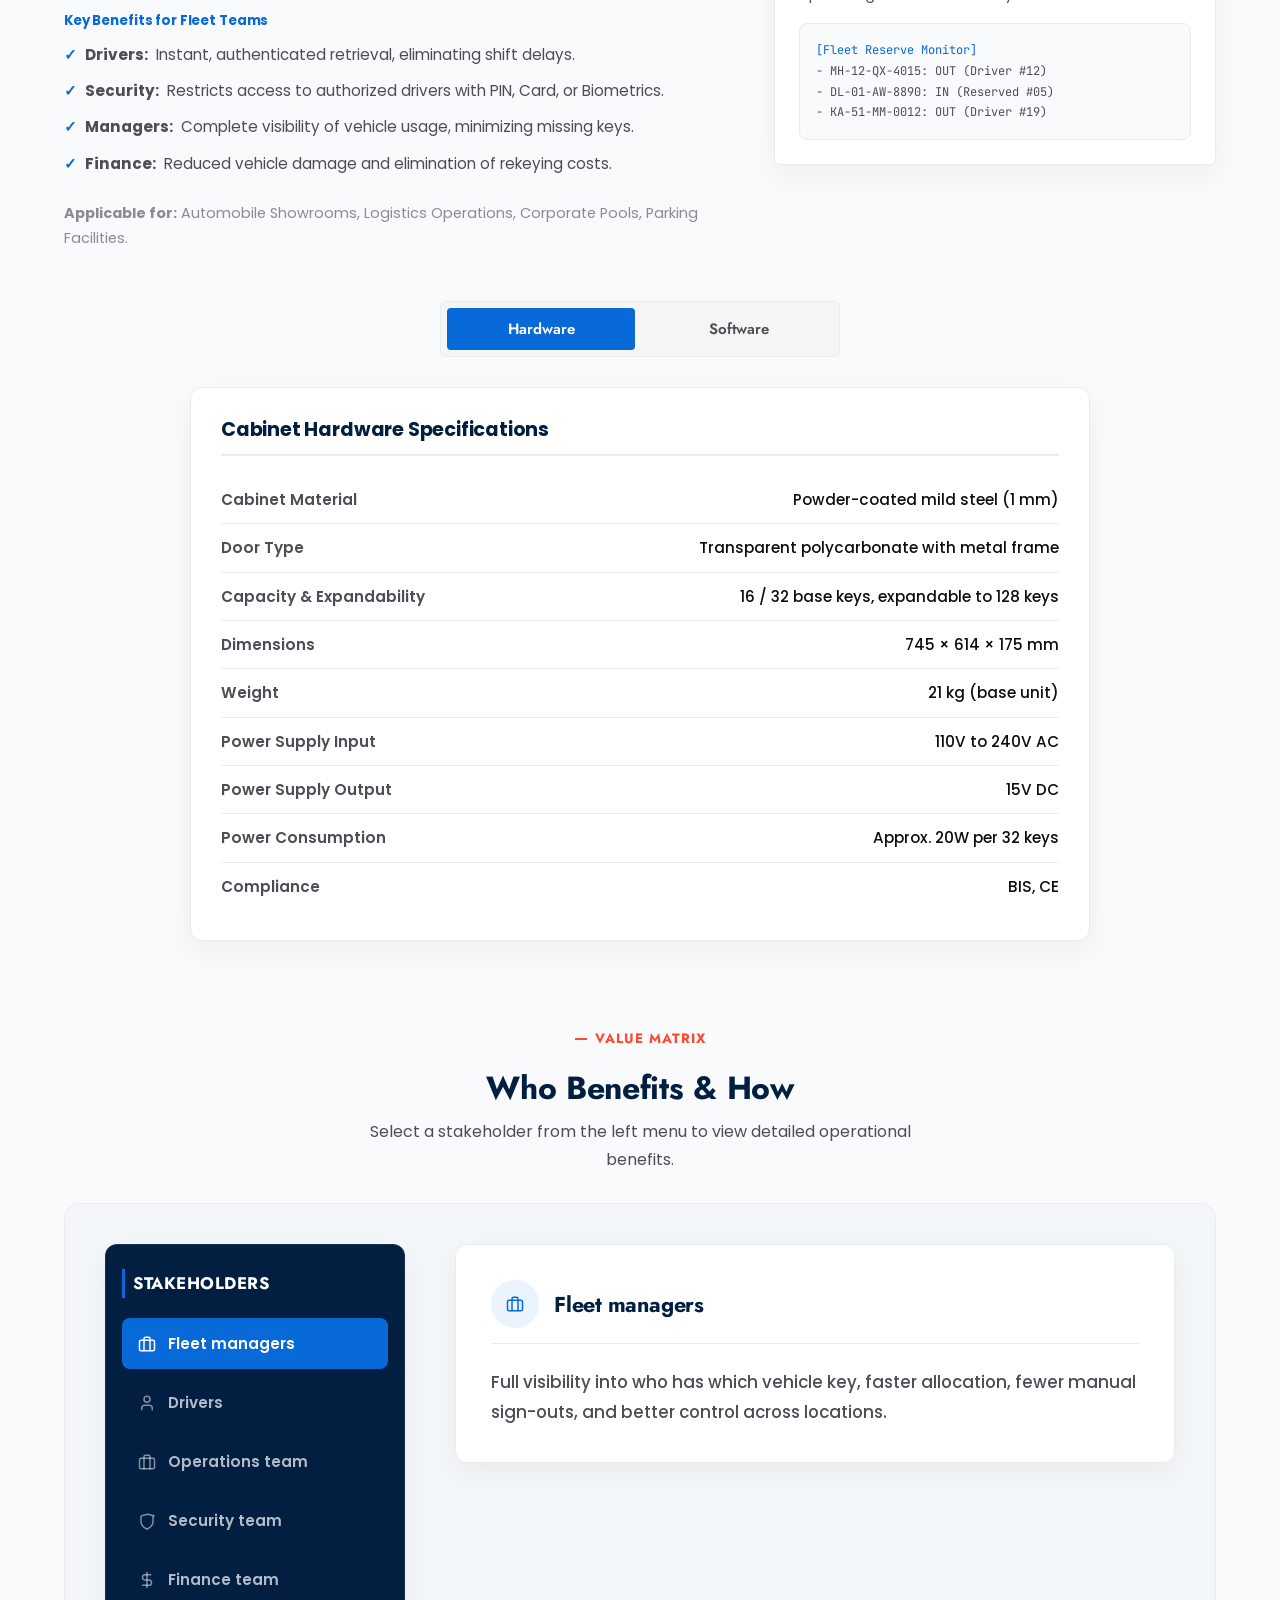
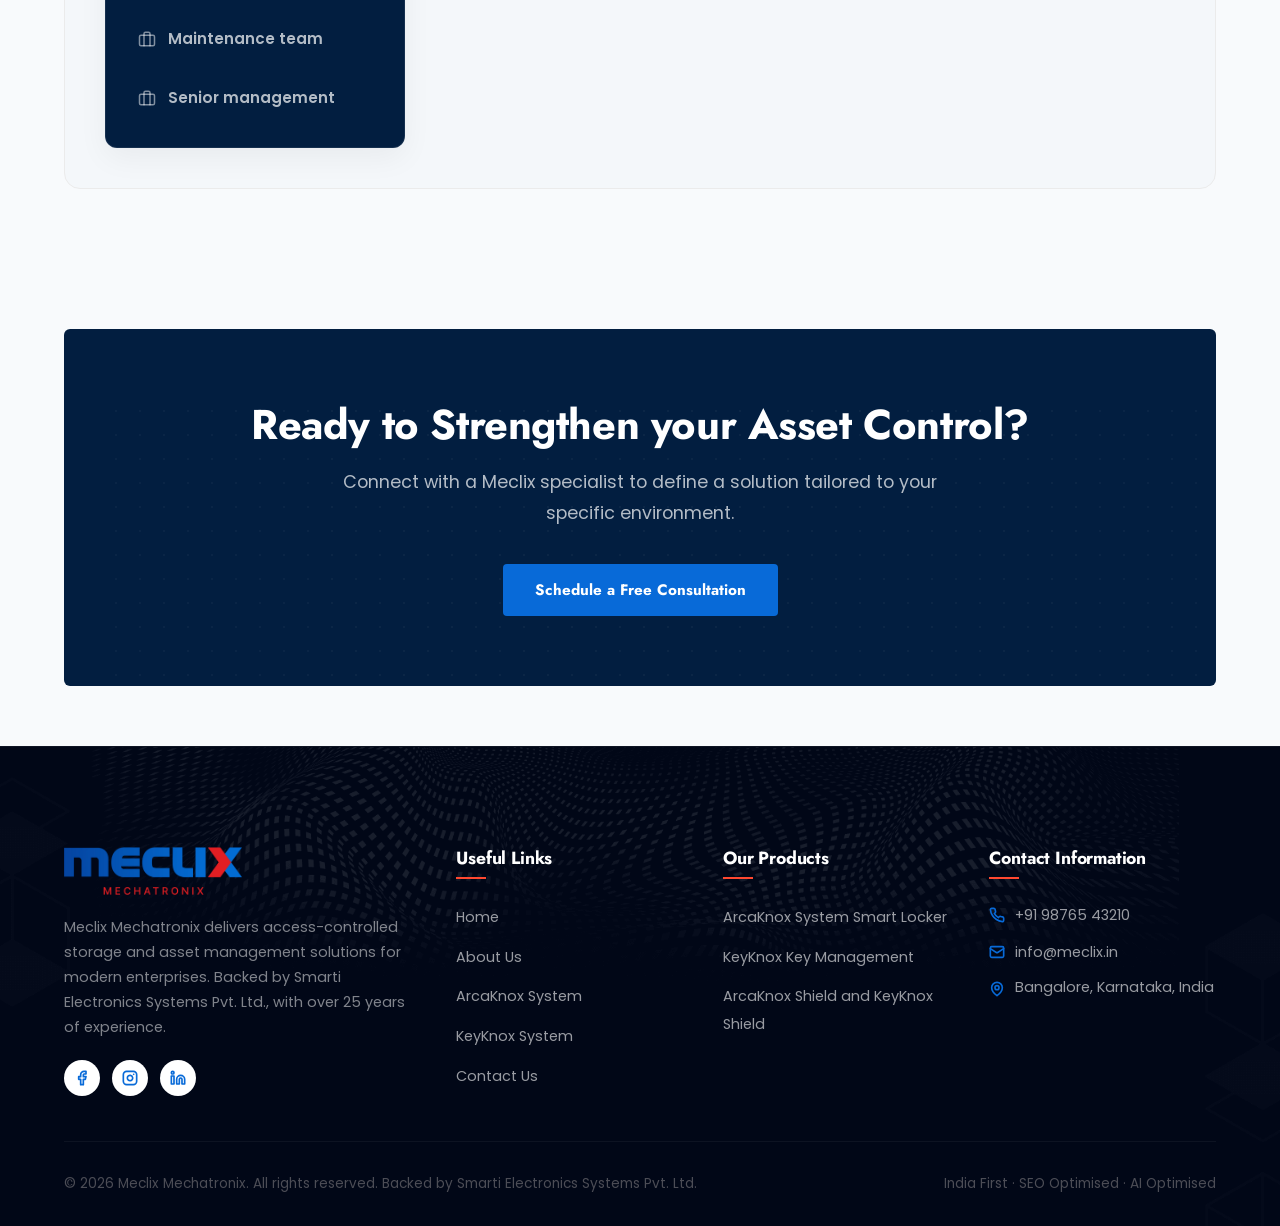
<file: keyknox.html>
<!DOCTYPE html>
<html lang="en">
<head>
  <meta charset="UTF-8">
  <meta name="viewport" content="width=device-width, initial-scale=1.0">
  <title>KeyKnox Electronic Key Management for Fleet Management | Meclix Mechatronix</title>
  <meta name="description" content="Secure, track, and manage vehicle keys for logistics, showrooms, and corporate fleets. RFID tracking, driver authentication, and audit trails.">
  <link rel="stylesheet" href="index.css">
</head>
<body>

  <!-- ==========================================================================
       HEADER & NAVIGATION
       ========================================================================== -->
    <header class="site-header" id="site-header">
    <div class="header-container">
      <a class="logo-link" href="index.html" style="display: inline-block; padding: 5px 0;">
        <img src="assets/images/new_logo.png" alt="Meclix Mechatronix" style="max-height: 48px; width: auto; display: block;">
      </a>
      
      <button class="menu-toggle" id="menu-toggle" aria-label="Toggle menu">
        <svg width="24" height="24" viewBox="0 0 24 24" fill="none" stroke="currentColor" stroke-width="2" stroke-linecap="round" stroke-linejoin="round"><line x1="3" y1="12" x2="21" y2="12"></line><line x1="3" y1="6" x2="21" y2="6"></line><line x1="3" y1="18" x2="21" y2="18"></line></svg>
      </button>

      <nav class="nav-menu" id="nav-menu">
        <a class="nav-link" href="index.html">Home</a>
        <a class="nav-link" href="about.html">About Us</a>
        <div class="nav-dropdown">
          <a class="nav-link dropdown-toggle" href="lockers.html">ArcaKnox System</a>
          <ul class="dropdown-menu">
            <li><a href="lockers.html">Employee Assets</a></li>
            <li><a href="it-lockers.html">IT Assets</a></li>
            <li><a href="visitor-lockers.html">Visitor Assets</a></li>
            <li><a href="tool-lockers.html">Tool Kits</a></li>
          </ul>
        </div>
        <div class="nav-dropdown">
          <a class="nav-link dropdown-toggle active" href="keyknox.html">KeyKnox System</a>
          <ul class="dropdown-menu">
            <li><a href="keyknox.html" class="active">Fleet & Vehicles</a></li>
            <li><a href="server-racks.html">Server Racks</a></li>
            <li><a href="premise-workplace.html">Premise & Workplace</a></li>
            <li><a href="plant-maintenance.html">Plant & Maintenance</a></li>
          </ul>
        </div>
        <div class="nav-cta">
          <button class="btn btn-primary btn-sm btn-consultation-trigger">Book Consultation</button>
        </div>
      </nav>
    </div>
  </header>

  <main>
    <div class="container">
      
      <!-- Product Hero -->
      <div class="hero-wrapper" style="min-height: auto; margin-bottom: 80px; margin-top: 20px;">
        <div class="hero-content">
          <span class="eyebrow">KeyKnox Security System</span>
          <h2>India's Most Intelligent Electronic Key Cabinet</h2>
          <p>KeyKnox by Meclix is an advanced Electronic Key Management System for enterprises, combining secure access control, cloud-based system configuration, and audit capabilities to reduce key loss and eliminate manual logbooks.</p>
          <button class="btn btn-primary btn-consultation-trigger">Request Cabinet Quote</button>
        </div>
        <div class="hero-visual">
          <div class="tech-grid-bg"></div>
          <div class="floating-box">
            <div class="floating-box-header">
              <div class="circle-indicators">
                <span></span><span></span><span></span>
              </div>
              <div class="live-badge">
                <span class="live-dot"></span>KeyKnox Shield Live
              </div>
            </div>
            <div class="floating-box-body">
              <div class="cabinet-sim">
                <div class="key-hook active-key in"><span class="key-tag">K01</span><span class="led"></span></div>
                <div class="key-hook active-key out"><span class="key-tag">K02</span><span class="led"></span></div>
                <div class="key-hook active-key in"><span class="key-tag">K03</span><span class="led"></span></div>
                <div class="key-hook"><span class="key-tag">---</span><span class="led"></span></div>
                
                <div class="key-hook active-key in"><span class="key-tag">K05</span><span class="led"></span></div>
                <div class="key-hook"><span class="key-tag">---</span><span class="led"></span></div>
                <div class="key-hook active-key out"><span class="key-tag">K07</span><span class="led"></span></div>
                <div class="key-hook active-key in"><span class="key-tag">K08</span><span class="led"></span></div>
                
                <div class="key-hook"><span class="key-tag">---</span><span class="led"></span></div>
                <div class="key-hook active-key in"><span class="key-tag">K10</span><span class="led"></span></div>
                <div class="key-hook active-key in"><span class="key-tag">K11</span><span class="led"></span></div>
                <div class="key-hook active-key out"><span class="key-tag">K12</span><span class="led"></span></div>
              </div>
              <div class="sim-events" id="sim-events-list">
                <div class="sim-event-line">> <span class="cyan">05:40:12</span> Cabinet connection stable</div>
                <div class="sim-event-line">> <span class="cyan">05:42:01</span> Key #02 <span class="red">OUT</span> by User #14</div>
                <div class="sim-event-line">> <span class="cyan">05:45:15</span> Key #07 <span class="red">OUT</span> by User #28</div>
                <div class="sim-event-line">> <span class="cyan">05:51:30</span> Key #02 <span class="green">IN</span> by User #14</div>
              </div>
            </div>
          </div>
        </div>
      </div>

      <!-- The Problem Comparison -->
      <div class="problem-grid">
        <div class="problem-compare-card card-panel bad">
          <h3>Manual Key Boards</h3>
          <ul class="problem-bullets">
            <li>Untracked key collections leading to security risks</li>
            <li>Manual registers that are prone to handwriting errors or loss</li>
            <li>No alerts when critical keys are taken home or misplaced</li>
            <li>Facility managers wasting hours tracking down keyholders</li>
            <li>Difficult audit preparation with untraceable logs</li>
          </ul>
        </div>
        
        <div class="problem-compare-card card-panel good">
          <h3>KeyKnox Cabinets</h3>
          <ul class="problem-bullets">
            <li>Individual hook-level locks and positional sensors</li>
            <li>2FA authentication (Fingerprint + Card + PIN options)</li>
            <li>Real-time automated SMS and email overdue reminders</li>
            <li>Centralized control panel displaying key status (In/Out/User)</li>
            <li>One-click export of audit-ready compliance reports</li>
          </ul>
        </div>
      </div>

      <!-- Features Grid -->
      <div class="features-container-grid">
        <div class="feature-block-card card-panel">
          <h4>Positional Tracking</h4>
          <p>Unlike basic cabinet entry logs, KeyKnox tracks the exact hook position of each key. KeyKnox Shield detects the moment a key is returned to the wrong slot and updates the database instantly.</p>
        </div>
        <div class="feature-block-card card-panel">
          <h4>Time-Bounded Permissions</h4>
          <p>Define precise windows when specific keys can be accessed. Perfect for contractors, cleaning staff, or shift workers. Permissions expire automatically without manual intervention.</p>
        </div>
        <div class="feature-block-card card-panel">
          <h4>Overdue Return Alerts</h4>
          <p>Set return deadlines for critical keys. If a key is not returned on time, the cabinet triggers local alerts and sends automated emails and SMS notifications to administrators.</p>
        </div>
      </div>

      <!-- Tabbed Industry Use Cases -->
      <!-- Sector-Specific Key Governance Content -->
      <div class="key-use-cases-tabs" style="margin-top: 40px;">
        <div class="use-case-tab-content">
          <!-- Fleet & Vehicles -->
          <div class="use-case-pane active" id="key-usecase-fleet">
            <div class="use-case-left">
              <h3>Electronic Key Management for Fleet Management</h3>
              <p style="margin: 16px 0;">Are lost keys, vehicle downtime, and limited visibility impacting your fleet operations? Manual logbooks leave assets vulnerable. KeyKnox records every vehicle key checkout, assigned driver, and return activity.</p>
              
              <h5 style="color: var(--color-primary); margin-bottom: 12px; font-family: var(--font-body);">Key Benefits for Fleet Teams</h5>
              <ul class="benefits-list">
                <li><strong>Drivers:</strong> Instant, authenticated retrieval, eliminating shift delays.</li>
                <li><strong>Security:</strong> Restricts access to authorized drivers with PIN, Card, or Biometrics.</li>
                <li><strong>Managers:</strong> Complete visibility of vehicle usage, minimizing missing keys.</li>
                <li><strong>Finance:</strong> Reduced vehicle damage and elimination of rekeying costs.</li>
              </ul>
              <p style="margin-top: 16px; font-size: 0.9rem; color: var(--color-text-muted);"><strong>Applicable for:</strong> Automobile Showrooms, Logistics Operations, Corporate Pools, Parking Facilities.</p>
            </div>
            <div class="use-case-right card-panel" style="padding: 24px;">
              <h5 style="font-family: var(--font-body); color: var(--color-text-headings); margin-bottom: 16px;">System Software Control</h5>
              <p style="font-size: 0.9rem; margin-bottom: 16px;">KeyKnox Shield platform maps key IDs to vehicle registers and tracks reservation logs automatically, optimizing vehicle rotation cycles.</p>
              <div style="background: var(--bg-body); padding:16px; border: 1px solid var(--border-light); border-radius:8px; font-family: var(--font-mono); font-size:0.75rem;">
                <span style="color:var(--color-primary);">[Fleet Reserve Monitor]</span><br>
                - MH-12-QX-4015: OUT (Driver #12)<br>
                - DL-01-AW-8890: IN (Reserved #05)<br>
                - KA-51-MM-0012: OUT (Driver #19)
              </div>
            </div>
          </div>

            <!-- Integrated Technical & Software Specifications (Tabbed) -->
            <div class="specs-tabs-wrapper">
              <div class="specs-tab-nav">
                <button class="specs-tab-btn active" data-tab="specs-hw-cabinet">Hardware</button>
                <button class="specs-tab-btn" data-tab="specs-sw-cabinet">Software</button>
              </div>
              <div class="specs-tab-content">
                <!-- Hardware Specs -->
                <div class="specs-tab-pane active" id="specs-hw-cabinet">
                  <div class="spec-table-block card-panel" style="padding: 30px; background: #ffffff; border-radius: 12px; border: 1px solid var(--border-light); max-width: 900px; margin: 0 auto; box-shadow: var(--shadow-normal);">
                    <h4 style="font-size: 1.2rem; color: var(--color-navy); margin-top: 0; margin-bottom: 20px; font-family: var(--font-secondary); border-bottom: 2px solid var(--border-light); padding-bottom: 12px; font-weight: 700;">Cabinet Hardware Specifications</h4>
                    <table style="width: 100%; border-collapse: collapse; font-size: 0.95rem; line-height: 1.8;">
                      <tbody>
                        <tr style="border-bottom: 1px solid var(--border-light);"><td style="padding: 10px 0; font-weight: 600; color: #4c4d56;">Cabinet Material</td><td style="padding: 10px 0; text-align: right; color: #0e0e0e; font-weight: 500;">Powder-coated mild steel (1 mm)</td></tr>
                        <tr style="border-bottom: 1px solid var(--border-light);"><td style="padding: 10px 0; font-weight: 600; color: #4c4d56;">Door Type</td><td style="padding: 10px 0; text-align: right; color: #0e0e0e; font-weight: 500;">Transparent polycarbonate with metal frame</td></tr>
                        <tr style="border-bottom: 1px solid var(--border-light);"><td style="padding: 10px 0; font-weight: 600; color: #4c4d56;">Capacity & Expandability</td><td style="padding: 10px 0; text-align: right; color: #0e0e0e; font-weight: 500;">16 / 32 base keys, expandable to 128 keys</td></tr>
                        <tr style="border-bottom: 1px solid var(--border-light);"><td style="padding: 10px 0; font-weight: 600; color: #4c4d56;">Dimensions</td><td style="padding: 10px 0; text-align: right; color: #0e0e0e; font-weight: 500;">745 × 614 × 175 mm</td></tr>
                        <tr style="border-bottom: 1px solid var(--border-light);"><td style="padding: 10px 0; font-weight: 600; color: #4c4d56;">Weight</td><td style="padding: 10px 0; text-align: right; color: #0e0e0e; font-weight: 500;">21 kg (base unit)</td></tr>
                        <tr style="border-bottom: 1px solid var(--border-light);"><td style="padding: 10px 0; font-weight: 600; color: #4c4d56;">Power Supply Input</td><td style="padding: 10px 0; text-align: right; color: #0e0e0e; font-weight: 500;">110V to 240V AC</td></tr>
                        <tr style="border-bottom: 1px solid var(--border-light);"><td style="padding: 10px 0; font-weight: 600; color: #4c4d56;">Power Supply Output</td><td style="padding: 10px 0; text-align: right; color: #0e0e0e; font-weight: 500;">15V DC</td></tr>
                        <tr style="border-bottom: 1px solid var(--border-light);"><td style="padding: 10px 0; font-weight: 600; color: #4c4d56;">Power Consumption</td><td style="padding: 10px 0; text-align: right; color: #0e0e0e; font-weight: 500;">Approx. 20W per 32 keys</td></tr>
                        <tr><td style="padding: 10px 0; font-weight: 600; color: #4c4d56;">Compliance</td><td style="padding: 10px 0; text-align: right; color: #0e0e0e; font-weight: 500;">BIS, CE</td></tr>
                      </tbody>
                    </table>
                  </div>
                </div>

                <!-- Software Specs -->
                <div class="specs-tab-pane" id="specs-sw-cabinet">
                  <div class="spec-table-block card-panel" style="padding: 30px; background: #ffffff; border-radius: 12px; border: 1px solid var(--border-light); max-width: 900px; margin: 0 auto; box-shadow: var(--shadow-normal);">
                    <h4 style="font-size: 1.2rem; color: var(--color-navy); margin-top: 0; margin-bottom: 20px; font-family: var(--font-secondary); border-bottom: 2px solid var(--border-light); padding-bottom: 12px; font-weight: 700;">Software & System Specifications</h4>
                    <table style="width: 100%; border-collapse: collapse; font-size: 0.95rem; line-height: 1.8;">
                      <tbody>
                        <tr style="border-bottom: 1px solid var(--border-light);"><td style="padding: 10px 0; font-weight: 600; color: #4c4d56;">Locker Management Software</td><td style="padding: 10px 0; text-align: right; color: #0e0e0e; font-weight: 500;">KeyKnox Shield</td></tr>
                        <tr style="border-bottom: 1px solid var(--border-light);"><td style="padding: 10px 0; font-weight: 600; color: #4c4d56;">User Capacity</td><td style="padding: 10px 0; text-align: right; color: #0e0e0e; font-weight: 500;">Up to 500 users per system</td></tr>
                        <tr style="border-bottom: 1px solid var(--border-light);"><td style="padding: 10px 0; font-weight: 600; color: #4c4d56;">Event Storage Capacity</td><td style="padding: 10px 0; text-align: right; color: #0e0e0e; font-weight: 500;">50,000 events</td></tr>
                        <tr style="border-bottom: 1px solid var(--border-light);"><td style="padding: 10px 0; font-weight: 600; color: #4c4d56;">Communication</td><td style="padding: 10px 0; text-align: right; color: #0e0e0e; font-weight: 500;">TCP/IP</td></tr>
                        <tr style="border-bottom: 1px solid var(--border-light);"><td style="padding: 10px 0; font-weight: 600; color: #4c4d56;">RFID Support</td><td style="padding: 10px 0; text-align: right; color: #0e0e0e; font-weight: 500;">125kHz / 13.56MHz</td></tr>
                        <tr style="border-bottom: 1px solid var(--border-light);"><td style="padding: 10px 0; font-weight: 600; color: #4c4d56;">Multi-factor Authentication</td><td style="padding: 10px 0; text-align: right; color: #0e0e0e; font-weight: 500;">RFID, PIN, optional biometric</td></tr>
                        <tr style="border-bottom: 1px solid var(--border-light);"><td style="padding: 10px 0; font-weight: 600; color: #4c4d56;">Key Position Tracking</td><td style="padding: 10px 0; text-align: right; color: #0e0e0e; font-weight: 500;">Hook positional sensors</td></tr>
                        <tr><td style="padding: 10px 0; font-weight: 600; color: #4c4d56;">Compliance Reports</td><td style="padding: 10px 0; text-align: right; color: #0e0e0e; font-weight: 500;">Excel and PDF export support</td></tr>
                      </tbody>
                    </table>
                  </div>
                </div>
              </div>
            </div>

        </div>
      </div>
      
      
      <!-- Value Matrix Section (Interactive Stakeholder Classification) -->
      <div class="section-header" style="margin-top: 60px; margin-bottom: 30px; text-align: center;">
        <span class="eyebrow" style="font-size: 0.85rem; letter-spacing: 1px;">Value Matrix</span>
        <h2 style="font-size: 2rem; color: #021e40; margin: 5px 0 10px 0;">Who Benefits & How</h2>
        <p style="color: var(--color-body); font-size: 1rem; max-width: 600px; margin: 0 auto;">Select a stakeholder from the left menu to view detailed operational benefits.</p>
      </div>

      <div class="locker-redesign-container" style="margin-top: 30px;">
        <!-- Stakeholder Sidebar Menu -->
        <aside class="locker-sidebar">
          <div class="locker-sidebar-title">Stakeholders</div>
          <ul class="locker-sidebar-menu">
            <li class="locker-sidebar-item active" data-tab="fleet-managers">
              <button>
                <svg xmlns="http://www.w3.org/2000/svg" width="18" height="18" viewBox="0 0 24 24" fill="none" stroke="currentColor" stroke-width="2" stroke-linecap="round" stroke-linejoin="round"><rect width="20" height="14" x="2" y="7" rx="2" ry="2"/><path d="M16 21V5a2 2 0 0 0-2-2h-4a2 2 0 0 0-2 2v16"/></svg>
                Fleet managers
              </button>
            </li>
            <li class="locker-sidebar-item" data-tab="drivers">
              <button>
                <svg xmlns="http://www.w3.org/2000/svg" width="18" height="18" viewBox="0 0 24 24" fill="none" stroke="currentColor" stroke-width="2" stroke-linecap="round" stroke-linejoin="round"><path d="M19 21v-2a4 4 0 0 0-4-4H9a4 4 0 0 0-4 4v2"/><circle cx="12" cy="7" r="4"/></svg>
                Drivers
              </button>
            </li>
            <li class="locker-sidebar-item" data-tab="operations-team">
              <button>
                <svg xmlns="http://www.w3.org/2000/svg" width="18" height="18" viewBox="0 0 24 24" fill="none" stroke="currentColor" stroke-width="2" stroke-linecap="round" stroke-linejoin="round"><rect width="20" height="14" x="2" y="7" rx="2" ry="2"/><path d="M16 21V5a2 2 0 0 0-2-2h-4a2 2 0 0 0-2 2v16"/></svg>
                Operations team
              </button>
            </li>
            <li class="locker-sidebar-item" data-tab="security-team">
              <button>
                <svg xmlns="http://www.w3.org/2000/svg" width="18" height="18" viewBox="0 0 24 24" fill="none" stroke="currentColor" stroke-width="2" stroke-linecap="round" stroke-linejoin="round"><path d="M20 13c0 5-3.5 7.5-7.66 9.7a1 1 0 0 1-.68 0C7.5 20.5 4 18 4 13V6a1 1 0 0 1 .76-.97l8-2a1 1 0 0 1 .48 0l8 2A1 1 0 0 1 20 6v7z"/></svg>
                Security team
              </button>
            </li>
            <li class="locker-sidebar-item" data-tab="finance-team">
              <button>
                <svg xmlns="http://www.w3.org/2000/svg" width="18" height="18" viewBox="0 0 24 24" fill="none" stroke="currentColor" stroke-width="2" stroke-linecap="round" stroke-linejoin="round"><line x1="12" x2="12" y1="2" y2="22"/><path d="M17 5H9.5a3.5 3.5 0 0 0 0 7h5a3.5 3.5 0 0 1 0 7H6"/></svg>
                Finance team
              </button>
            </li>
            <li class="locker-sidebar-item" data-tab="maintenance-team">
              <button>
                <svg xmlns="http://www.w3.org/2000/svg" width="18" height="18" viewBox="0 0 24 24" fill="none" stroke="currentColor" stroke-width="2" stroke-linecap="round" stroke-linejoin="round"><rect width="20" height="14" x="2" y="7" rx="2" ry="2"/><path d="M16 21V5a2 2 0 0 0-2-2h-4a2 2 0 0 0-2 2v16"/></svg>
                Maintenance team
              </button>
            </li>
            <li class="locker-sidebar-item" data-tab="senior-management">
              <button>
                <svg xmlns="http://www.w3.org/2000/svg" width="18" height="18" viewBox="0 0 24 24" fill="none" stroke="currentColor" stroke-width="2" stroke-linecap="round" stroke-linejoin="round"><rect width="20" height="14" x="2" y="7" rx="2" ry="2"/><path d="M16 21V5a2 2 0 0 0-2-2h-4a2 2 0 0 0-2 2v16"/></svg>
                Senior management
              </button>
            </li>
          </ul>
        </aside>

        <!-- Stakeholder Content Area -->
        <div class="locker-content-area">
          <!-- Pane: Fleet managers -->
          <div class="locker-pane active" id="pane-fleet-managers">
            <div class="stakeholder-card card-panel" style="padding: 35px; background: #ffffff; border-radius: 12px; border: 1px solid var(--border-light); box-shadow: var(--shadow-normal);">
              <div style="display: flex; align-items: center; gap: 15px; margin-bottom: 24px; border-bottom: 1px solid var(--border-light); padding-bottom: 15px;">
                <div style="width: 48px; height: 48px; background: rgba(8, 106, 216, 0.08); color: var(--color-primary); border-radius: 50%; display: flex; align-items: center; justify-content: center; flex-shrink: 0;">
                  <svg xmlns="http://www.w3.org/2000/svg" width="18" height="18" viewBox="0 0 24 24" fill="none" stroke="currentColor" stroke-width="2" stroke-linecap="round" stroke-linejoin="round"><rect width="20" height="14" x="2" y="7" rx="2" ry="2"/><path d="M16 21V5a2 2 0 0 0-2-2h-4a2 2 0 0 0-2 2v16"/></svg>
                </div>
                <h4 style="margin: 0; font-size: 1.35rem; color: var(--color-navy); font-weight: 700;">Fleet managers</h4>
              </div>
              <p style="font-size: 1.05rem; line-height: 1.75; color: var(--color-body); font-weight: 500; margin: 0;">
                Full visibility into who has which vehicle key, faster allocation, fewer manual sign-outs, and better control across locations.
              </p>
            </div>
          </div>

          <!-- Pane: Drivers -->
          <div class="locker-pane" id="pane-drivers">
            <div class="stakeholder-card card-panel" style="padding: 35px; background: #ffffff; border-radius: 12px; border: 1px solid var(--border-light); box-shadow: var(--shadow-normal);">
              <div style="display: flex; align-items: center; gap: 15px; margin-bottom: 24px; border-bottom: 1px solid var(--border-light); padding-bottom: 15px;">
                <div style="width: 48px; height: 48px; background: rgba(8, 106, 216, 0.08); color: var(--color-primary); border-radius: 50%; display: flex; align-items: center; justify-content: center; flex-shrink: 0;">
                  <svg xmlns="http://www.w3.org/2000/svg" width="18" height="18" viewBox="0 0 24 24" fill="none" stroke="currentColor" stroke-width="2" stroke-linecap="round" stroke-linejoin="round"><path d="M19 21v-2a4 4 0 0 0-4-4H9a4 4 0 0 0-4 4v2"/><circle cx="12" cy="7" r="4"/></svg>
                </div>
                <h4 style="margin: 0; font-size: 1.35rem; color: var(--color-navy); font-weight: 700;">Drivers</h4>
              </div>
              <p style="font-size: 1.05rem; line-height: 1.75; color: var(--color-body); font-weight: 500; margin: 0;">
                Quick and secure access to assigned vehicles, less waiting time, and a smoother start to shifts or trips.
              </p>
            </div>
          </div>

          <!-- Pane: Operations team -->
          <div class="locker-pane" id="pane-operations-team">
            <div class="stakeholder-card card-panel" style="padding: 35px; background: #ffffff; border-radius: 12px; border: 1px solid var(--border-light); box-shadow: var(--shadow-normal);">
              <div style="display: flex; align-items: center; gap: 15px; margin-bottom: 24px; border-bottom: 1px solid var(--border-light); padding-bottom: 15px;">
                <div style="width: 48px; height: 48px; background: rgba(8, 106, 216, 0.08); color: var(--color-primary); border-radius: 50%; display: flex; align-items: center; justify-content: center; flex-shrink: 0;">
                  <svg xmlns="http://www.w3.org/2000/svg" width="18" height="18" viewBox="0 0 24 24" fill="none" stroke="currentColor" stroke-width="2" stroke-linecap="round" stroke-linejoin="round"><rect width="20" height="14" x="2" y="7" rx="2" ry="2"/><path d="M16 21V5a2 2 0 0 0-2-2h-4a2 2 0 0 0-2 2v16"/></svg>
                </div>
                <h4 style="margin: 0; font-size: 1.35rem; color: var(--color-navy); font-weight: 700;">Operations team</h4>
              </div>
              <p style="font-size: 1.05rem; line-height: 1.75; color: var(--color-body); font-weight: 500; margin: 0;">
                Better coordination, lower downtime, improved vehicle rotation, and more efficient day-to-day fleet movement.
              </p>
            </div>
          </div>

          <!-- Pane: Security team -->
          <div class="locker-pane" id="pane-security-team">
            <div class="stakeholder-card card-panel" style="padding: 35px; background: #ffffff; border-radius: 12px; border: 1px solid var(--border-light); box-shadow: var(--shadow-normal);">
              <div style="display: flex; align-items: center; gap: 15px; margin-bottom: 24px; border-bottom: 1px solid var(--border-light); padding-bottom: 15px;">
                <div style="width: 48px; height: 48px; background: rgba(8, 106, 216, 0.08); color: var(--color-primary); border-radius: 50%; display: flex; align-items: center; justify-content: center; flex-shrink: 0;">
                  <svg xmlns="http://www.w3.org/2000/svg" width="18" height="18" viewBox="0 0 24 24" fill="none" stroke="currentColor" stroke-width="2" stroke-linecap="round" stroke-linejoin="round"><path d="M20 13c0 5-3.5 7.5-7.66 9.7a1 1 0 0 1-.68 0C7.5 20.5 4 18 4 13V6a1 1 0 0 1 .76-.97l8-2a1 1 0 0 1 .48 0l8 2A1 1 0 0 1 20 6v7z"/></svg>
                </div>
                <h4 style="margin: 0; font-size: 1.35rem; color: var(--color-navy); font-weight: 700;">Security team</h4>
              </div>
              <p style="font-size: 1.05rem; line-height: 1.75; color: var(--color-body); font-weight: 500; margin: 0;">
                Controlled access, reduced risk of lost or stolen keys, and a clear audit trail for every key transaction. Time-stamped records, stronger accountability, and easier reporting for internal audits and regulatory checks.
              </p>
            </div>
          </div>

          <!-- Pane: Finance team -->
          <div class="locker-pane" id="pane-finance-team">
            <div class="stakeholder-card card-panel" style="padding: 35px; background: #ffffff; border-radius: 12px; border: 1px solid var(--border-light); box-shadow: var(--shadow-normal);">
              <div style="display: flex; align-items: center; gap: 15px; margin-bottom: 24px; border-bottom: 1px solid var(--border-light); padding-bottom: 15px;">
                <div style="width: 48px; height: 48px; background: rgba(8, 106, 216, 0.08); color: var(--color-primary); border-radius: 50%; display: flex; align-items: center; justify-content: center; flex-shrink: 0;">
                  <svg xmlns="http://www.w3.org/2000/svg" width="18" height="18" viewBox="0 0 24 24" fill="none" stroke="currentColor" stroke-width="2" stroke-linecap="round" stroke-linejoin="round"><line x1="12" x2="12" y1="2" y2="22"/><path d="M17 5H9.5a3.5 3.5 0 0 0 0 7h5a3.5 3.5 0 0 1 0 7H6"/></svg>
                </div>
                <h4 style="margin: 0; font-size: 1.35rem; color: var(--color-navy); font-weight: 700;">Finance team</h4>
              </div>
              <p style="font-size: 1.05rem; line-height: 1.75; color: var(--color-body); font-weight: 500; margin: 0;">
                Lower replacement and rekeying costs, reduced losses, and improved fleet asset protection.
              </p>
            </div>
          </div>

          <!-- Pane: Maintenance team -->
          <div class="locker-pane" id="pane-maintenance-team">
            <div class="stakeholder-card card-panel" style="padding: 35px; background: #ffffff; border-radius: 12px; border: 1px solid var(--border-light); box-shadow: var(--shadow-normal);">
              <div style="display: flex; align-items: center; gap: 15px; margin-bottom: 24px; border-bottom: 1px solid var(--border-light); padding-bottom: 15px;">
                <div style="width: 48px; height: 48px; background: rgba(8, 106, 216, 0.08); color: var(--color-primary); border-radius: 50%; display: flex; align-items: center; justify-content: center; flex-shrink: 0;">
                  <svg xmlns="http://www.w3.org/2000/svg" width="18" height="18" viewBox="0 0 24 24" fill="none" stroke="currentColor" stroke-width="2" stroke-linecap="round" stroke-linejoin="round"><rect width="20" height="14" x="2" y="7" rx="2" ry="2"/><path d="M16 21V5a2 2 0 0 0-2-2h-4a2 2 0 0 0-2 2v16"/></svg>
                </div>
                <h4 style="margin: 0; font-size: 1.35rem; color: var(--color-navy); font-weight: 700;">Maintenance team</h4>
              </div>
              <p style="font-size: 1.05rem; line-height: 1.75; color: var(--color-body); font-weight: 500; margin: 0;">
                Easier control over service vehicles, clearer handover records, and fewer delays in vehicle availability.
              </p>
            </div>
          </div>

          <!-- Pane: Senior management -->
          <div class="locker-pane" id="pane-senior-management">
            <div class="stakeholder-card card-panel" style="padding: 35px; background: #ffffff; border-radius: 12px; border: 1px solid var(--border-light); box-shadow: var(--shadow-normal);">
              <div style="display: flex; align-items: center; gap: 15px; margin-bottom: 24px; border-bottom: 1px solid var(--border-light); padding-bottom: 15px;">
                <div style="width: 48px; height: 48px; background: rgba(8, 106, 216, 0.08); color: var(--color-primary); border-radius: 50%; display: flex; align-items: center; justify-content: center; flex-shrink: 0;">
                  <svg xmlns="http://www.w3.org/2000/svg" width="18" height="18" viewBox="0 0 24 24" fill="none" stroke="currentColor" stroke-width="2" stroke-linecap="round" stroke-linejoin="round"><rect width="20" height="14" x="2" y="7" rx="2" ry="2"/><path d="M16 21V5a2 2 0 0 0-2-2h-4a2 2 0 0 0-2 2v16"/></svg>
                </div>
                <h4 style="margin: 0; font-size: 1.35rem; color: var(--color-navy); font-weight: 700;">Senior management</h4>
              </div>
              <p style="font-size: 1.05rem; line-height: 1.75; color: var(--color-body); font-weight: 500; margin: 0;">
                Higher productivity, better fleet utilization, reduced liability, and stronger governance over company assets.
              </p>
            </div>
          </div>
        </div>
      </div>
    
      <!-- Page CTA -->
      <div class="global-page-cta">
        <div class="cta-box">
          <div class="tech-grid-bg"></div>
          <h2>Ready to Strengthen your Asset Control?</h2>
          <p>Connect with a Meclix specialist to define a solution tailored to your specific environment.</p>
          <button class="btn btn-primary btn-consultation-trigger">Schedule a Free Consultation</button>
        </div>
      </div>

    </div>
  </main>
    <!-- ==========================================================================
       FOOTER
       ========================================================================== -->
  <footer class="site-footer">
    <div class="container">
      <div class="footer-grid">
        <div class="footer-brand">
          <div class="logo-link" style="margin-bottom: 20px;">
            <img src="assets/images/new_logo.png" alt="Meclix Mechatronix" style="max-height: 48px; width: auto; display: block;">
          </div>
          <p>Meclix Mechatronix delivers access-controlled storage and asset management solutions for modern enterprises. Backed by Smarti Electronics Systems Pvt. Ltd., with over 25 years of experience.</p>
          <div class="footer-social-icons" style="margin-top: 20px; display: flex; gap: 12px;">
            <a href="https://www.facebook.com" target="_blank" style="width: 36px; height: 36px; background: #ffffff; border-radius: 50%; display: flex; align-items: center; justify-content: center; color: #086ad8; transition: all 0.3s ease;"><svg xmlns="http://www.w3.org/2000/svg" width="16" height="16" viewBox="0 0 24 24" fill="none" stroke="currentColor" stroke-width="2.5" stroke-linecap="round" stroke-linejoin="round" class="lucide lucide-facebook"><path d="M18 2h-3a5 5 0 0 0-5 5v3H7v4h3v8h4v-8h3l1-4h-4V7a1 1 0 0 1 1-1h3z"/></svg></a>
            <a href="https://www.instagram.com" target="_blank" style="width: 36px; height: 36px; background: #ffffff; border-radius: 50%; display: flex; align-items: center; justify-content: center; color: #086ad8; transition: all 0.3s ease;"><svg xmlns="http://www.w3.org/2000/svg" width="16" height="16" viewBox="0 0 24 24" fill="none" stroke="currentColor" stroke-width="2.5" stroke-linecap="round" stroke-linejoin="round" class="lucide lucide-instagram"><rect width="20" height="20" x="2" y="2" rx="5" ry="5"/><path d="M16 11.37A4 4 0 1 1 12.63 8 4 4 0 0 1 16 11.37z"/><line x1="17.5" x2="17.51" y1="6.5" y2="6.5"/></svg></a>
            <a href="https://www.linkedin.com" target="_blank" style="width: 36px; height: 36px; background: #ffffff; border-radius: 50%; display: flex; align-items: center; justify-content: center; color: #086ad8; transition: all 0.3s ease;"><svg xmlns="http://www.w3.org/2000/svg" width="16" height="16" viewBox="0 0 24 24" fill="none" stroke="currentColor" stroke-width="2.5" stroke-linecap="round" stroke-linejoin="round" class="lucide lucide-linkedin"><path d="M16 8a6 6 0 0 1 6 6v7h-4v-7a2 2 0 0 0-2-2 2 2 0 0 0-2 2v7h-4v-7a6 6 0 0 1 6-6z"/><rect width="4" height="12" x="2" y="9"/><circle cx="4" cy="4" r="2"/></svg></a>
          </div>
        </div>
        <div class="footer-col">
          <h5>Useful Links</h5>
          <ul class="footer-links">
            <li><a href="index.html">Home</a></li>
            <li><a href="about.html">About Us</a></li>
            <li><a href="lockers.html">ArcaKnox System</a></li>
            <li><a href="keyknox.html">KeyKnox System</a></li>
            <li><a href="javascript:void(0);" class="btn-consultation-trigger">Contact Us</a></li>
          </ul>
        </div>
        <div class="footer-col">
          <h5>Our Products</h5>
          <ul class="footer-links">
            <li><a href="lockers.html">ArcaKnox System Smart Locker</a></li>
            <li><a href="keyknox.html">KeyKnox Key Management</a></li>
            <li><a href="software.html">ArcaKnox Shield and KeyKnox Shield</a></li>
          </ul>
        </div>
        <div class="footer-col">
          <h5>Contact Information</h5>
          <ul class="footer-links-contact" style="list-style: none;">
            <li style="margin-bottom: 12px; display: flex; align-items: center; gap: 10px;">
              <span style="color: #086ad8; display: flex; align-items: center; min-width: 16px;"><svg xmlns="http://www.w3.org/2000/svg" width="16" height="16" viewBox="0 0 24 24" fill="none" stroke="currentColor" stroke-width="2.5" stroke-linecap="round" stroke-linejoin="round" class="lucide lucide-phone"><path d="M22 16.92v3a2 2 0 0 1-2.18 2 19.79 19.79 0 0 1-8.63-3.07 19.5 19.5 0 0 1-6-6 19.79 19.79 0 0 1-3.07-8.67A2 2 0 0 1 4.11 2h3a2 2 0 0 1 2 1.72 12.84 12.84 0 0 0 .7 2.81 2 2 0 0 1-.45 2.11L8.09 9.91a16 16 0 0 0 6 6l1.27-1.27a2 2 0 0 1 2.11-.45 12.84 12.84 0 0 0 2.81.7A2 2 0 0 1 22 16.92z"/></svg></span>
              <a href="tel:+919876543210" style="color: rgba(255, 255, 255, 0.6); font-size: 0.9rem;">+91 98765 43210</a>
            </li>
            <li style="margin-bottom: 12px; display: flex; align-items: center; gap: 10px;">
              <span style="color: #086ad8; display: flex; align-items: center; min-width: 16px;"><svg xmlns="http://www.w3.org/2000/svg" width="16" height="16" viewBox="0 0 24 24" fill="none" stroke="currentColor" stroke-width="2.5" stroke-linecap="round" stroke-linejoin="round" class="lucide lucide-mail"><rect width="20" height="16" x="2" y="4" rx="2"/><path d="m22 7-8.97 5.7a1.94 1.94 0 0 1-2.06 0L2 7"/></svg></span>
              <a href="mailto:info@meclix.in" style="color: rgba(255, 255, 255, 0.6); font-size: 0.9rem;">info@meclix.in</a>
            </li>
            <li style="margin-bottom: 12px; display: flex; align-items: start; gap: 10px;">
              <span style="color: #086ad8; display: flex; align-items: center; min-width: 16px; margin-top: 4px;"><svg xmlns="http://www.w3.org/2000/svg" width="16" height="16" viewBox="0 0 24 24" fill="none" stroke="currentColor" stroke-width="2.5" stroke-linecap="round" stroke-linejoin="round" class="lucide lucide-map-pin"><path d="M20 10c0 6-8 12-8 12s-8-6-8-12a8 8 0 0 1 16 0Z"/><circle cx="12" cy="10" r="3"/></svg></span>
              <a href="https://maps.google.com/?q=Bangalore,Karnataka,India" target="_blank" style="color: rgba(255, 255, 255, 0.6); font-size: 0.9rem; line-height: 1.4;">Bangalore, Karnataka, India</a>
            </li>
          </ul>
        </div>
      </div>
      <div class="footer-bottom">
        <p>&copy; 2026 Meclix Mechatronix. All rights reserved. Backed by Smarti Electronics Systems Pvt. Ltd.</p>
        <p>India First · SEO Optimised · AI Optimised</p>
      </div>
    </div>
  </footer>

  <!-- ==========================================================================
       CONSULTATION BOOKING DIALOG (MODAL)
       ========================================================================== -->
  <div class="modal-overlay" id="consultation-modal">
    <div class="modal-box">
      <button class="modal-close-btn" id="modal-close-btn">&times;</button>
      <div id="booking-form-container">
        <div class="modal-header">
          <h3>Schedule a Consultation</h3>
          <p>Book a free technical consultation with a Meclix solutions specialist.</p>
        </div>
        
        <form id="consultation-form" novalidate>
          <div class="form-row">
            <div class="form-group">
              <label class="form-label" for="booking-name">Full Name *</label>
              <input type="text" id="booking-name" class="form-input" required placeholder="John Doe">
            </div>
            <div class="form-group">
              <label class="form-label" for="booking-company">Company *</label>
              <input type="text" id="booking-company" class="form-input" required placeholder="Enterprise Corp">
            </div>
          </div>
          
          <div class="form-row">
            <div class="form-group">
              <label class="form-label" for="booking-email">Work Email *</label>
              <input type="email" id="booking-email" class="form-input" required placeholder="john@company.com">
            </div>
            <div class="form-group">
              <label class="form-label" for="booking-phone">Phone Number *</label>
              <input type="tel" id="booking-phone" class="form-input" required placeholder="+91 99999 99999">
            </div>
          </div>
          
          <div class="form-group">
            <label class="form-label" for="booking-product">Product of Interest *</label>
            <select id="booking-product" class="form-input" required>
              <option value="" disabled selected>Select a product...</option>
              <option value="keyknox">KeyKnox (Electronic Key Management System)</option>
              <option value="arcaknox">ArcaKnox (Smart Locker Systems)</option>
              <option value="both">Both Product Lines</option>
              <option value="software">Shield Software / Integrations</option>
            </select>
          </div>

          
          <div class="form-submit-row">
            <button type="submit" class="btn btn-primary" id="booking-submit-btn">Book Consultation Session</button>
          </div>
        </form>
      </div>

      <div id="booking-success-container" class="booking-success-message">
        <div class="success-icon">✓</div>
        <h4>Consultation Scheduled!</h4>
        <p>Thank you for reaching out. A Meclix Mechatronix security specialist will review your request and contact you shortly.</p>
        <button class="btn btn-primary" id="success-done-btn">Back to Website</button>
      </div>
    </div>
  </div>

  <script src="index.js"></script>
</body>
</html>
</file>
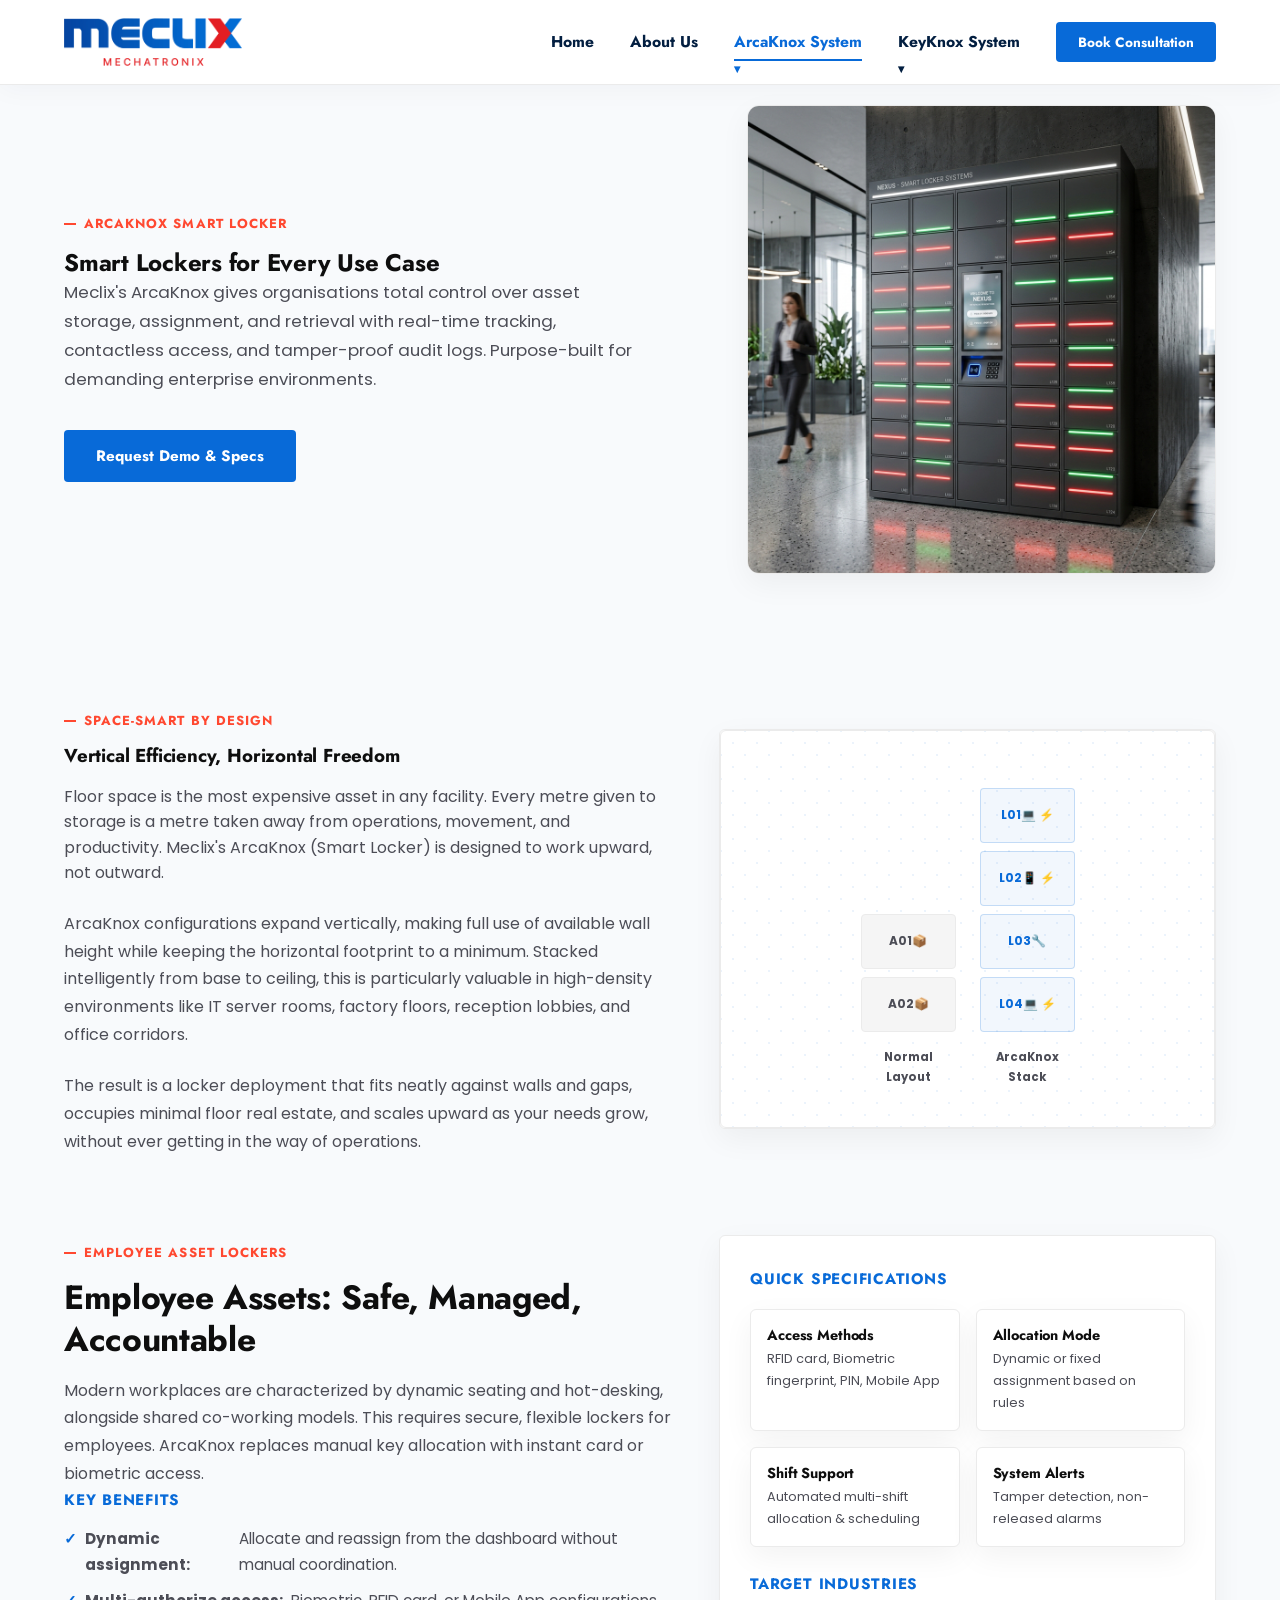
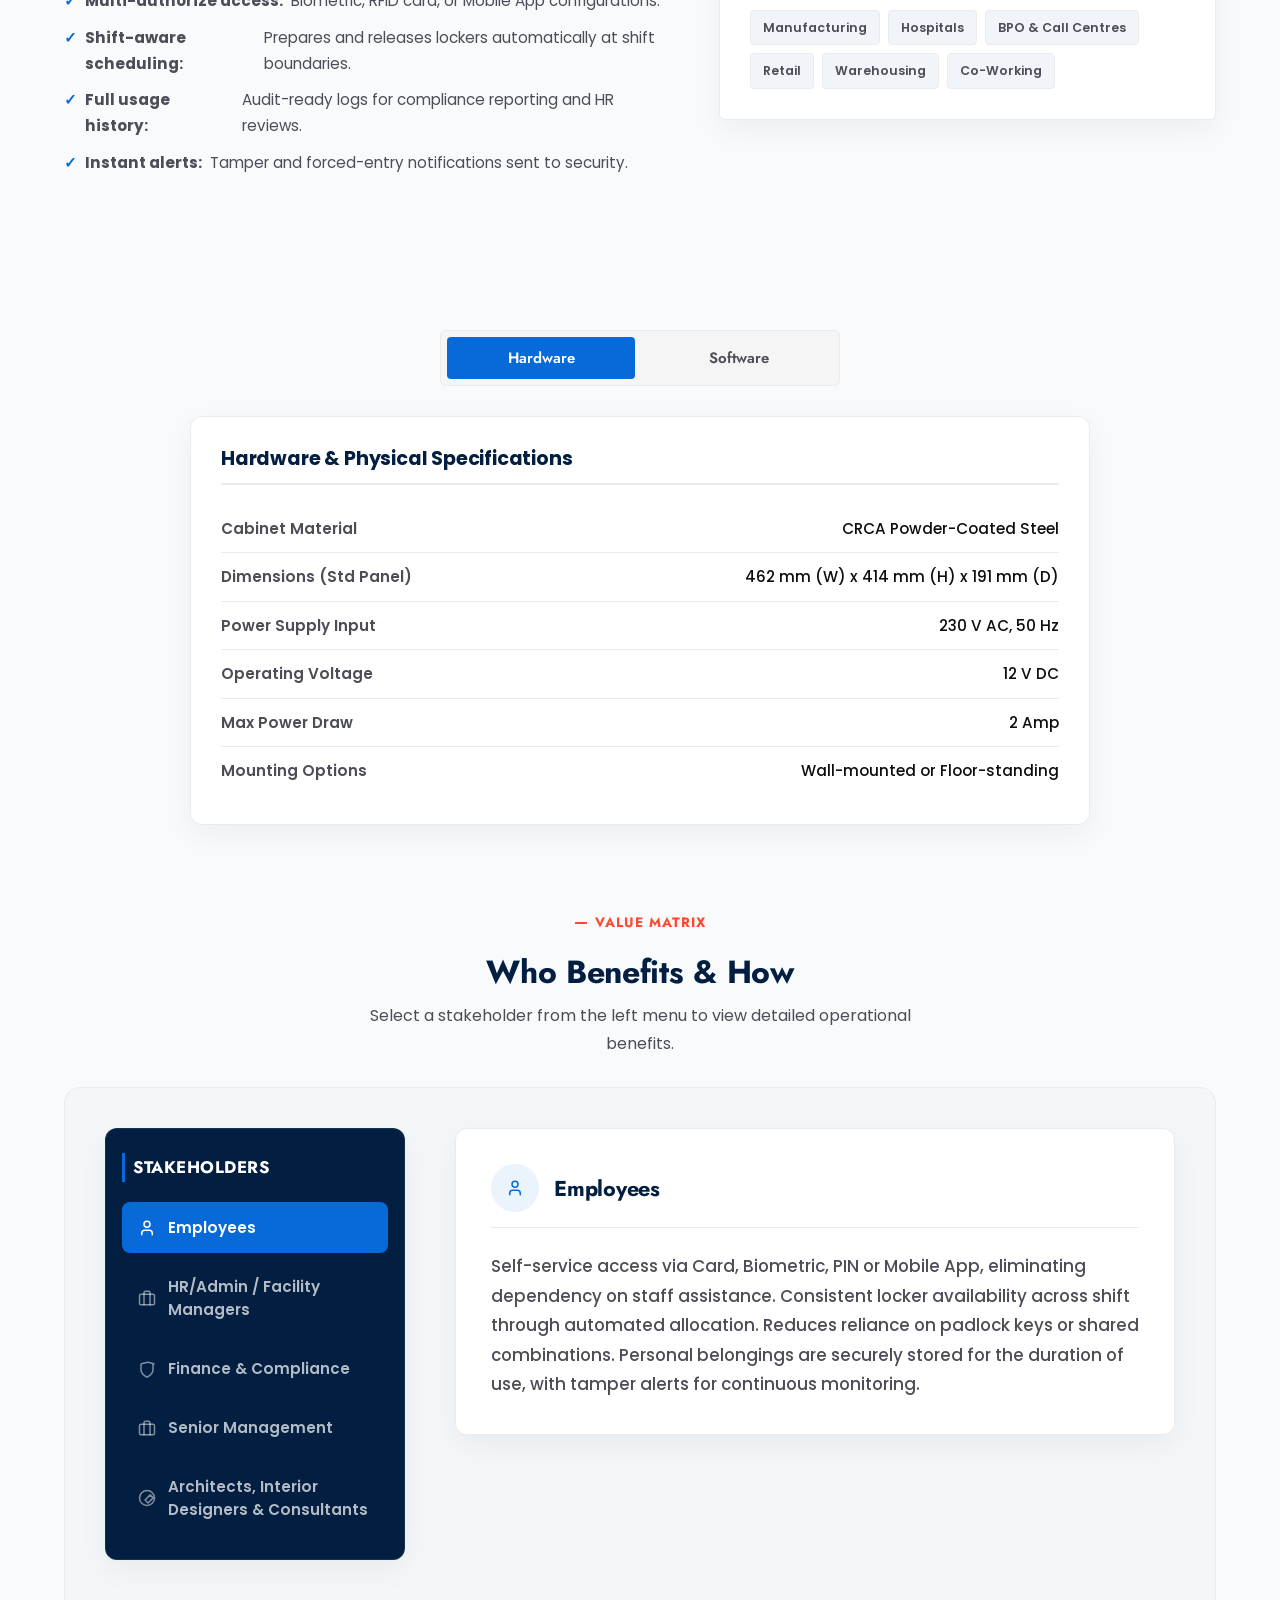
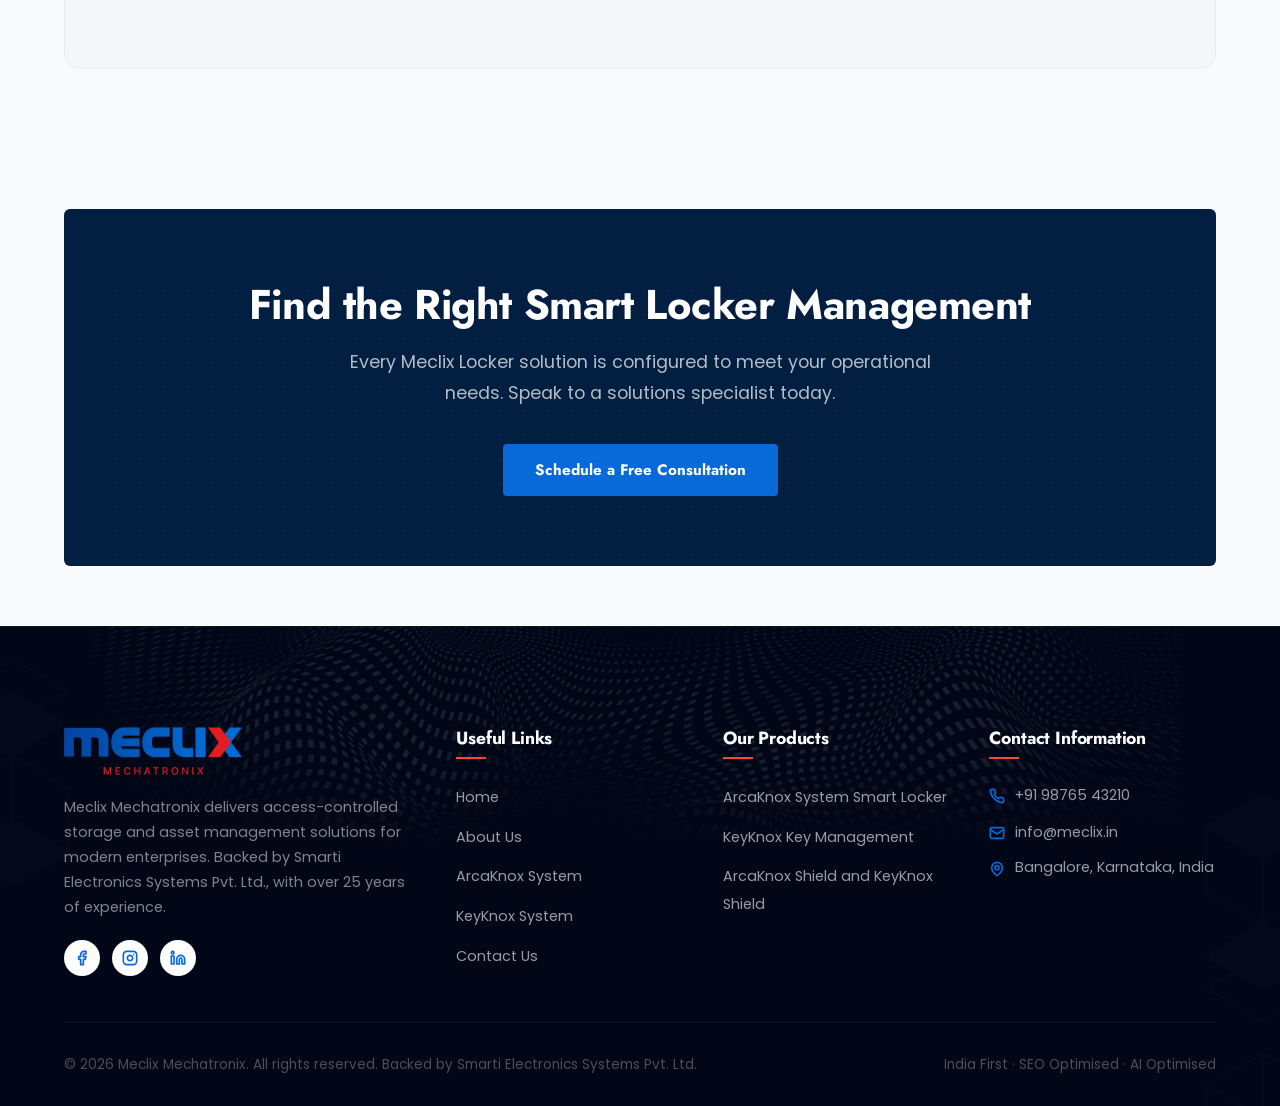
<file: lockers.html>
<!DOCTYPE html>
<html lang="en">
<head>
  <meta charset="UTF-8">
  <meta name="viewport" content="width=device-width, initial-scale=1.0">
  <title>Smart Locker for Employee Asset Management | Meclix Mechatronix</title>
  <meta name="description" content="Meclix Smart Locker: Secure storage for employee assets, RFID-based access, real-time tracking, and audit-ready reporting.">
  <link rel="stylesheet" href="index.css">
</head>
<body>

  <!-- ==========================================================================
       HEADER & NAVIGATION
       ========================================================================== -->
    <header class="site-header" id="site-header">
    <div class="header-container">
      <a class="logo-link" href="index.html" style="display: inline-block; padding: 5px 0;">
        <img src="assets/images/new_logo.png" alt="Meclix Mechatronix" style="max-height: 48px; width: auto; display: block;">
      </a>
      
      <button class="menu-toggle" id="menu-toggle" aria-label="Toggle menu">
        <svg width="24" height="24" viewBox="0 0 24 24" fill="none" stroke="currentColor" stroke-width="2" stroke-linecap="round" stroke-linejoin="round"><line x1="3" y1="12" x2="21" y2="12"></line><line x1="3" y1="6" x2="21" y2="6"></line><line x1="3" y1="18" x2="21" y2="18"></line></svg>
      </button>

      <nav class="nav-menu" id="nav-menu">
        <a class="nav-link" href="index.html">Home</a>
        <a class="nav-link" href="about.html">About Us</a>
        <div class="nav-dropdown">
          <a class="nav-link dropdown-toggle active" href="lockers.html">ArcaKnox System</a>
          <ul class="dropdown-menu">
            <li><a href="lockers.html" class="active">Employee Assets</a></li>
            <li><a href="it-lockers.html">IT Assets</a></li>
            <li><a href="visitor-lockers.html">Visitor Assets</a></li>
            <li><a href="tool-lockers.html">Tool Kits</a></li>
          </ul>
        </div>
        <div class="nav-dropdown">
          <a class="nav-link dropdown-toggle" href="keyknox.html">KeyKnox System</a>
          <ul class="dropdown-menu">
            <li><a href="keyknox.html">Fleet & Vehicles</a></li>
            <li><a href="server-racks.html">Server Racks</a></li>
            <li><a href="premise-workplace.html">Premise & Workplace</a></li>
            <li><a href="plant-maintenance.html">Plant & Maintenance</a></li>
          </ul>
        </div>
        <div class="nav-cta">
          <button class="btn btn-primary btn-sm btn-consultation-trigger">Book Consultation</button>
        </div>
      </nav>
    </div>
  </header>

  <main>
    <div class="container">
      
      <!-- Product Hero -->
      <div class="hero-wrapper" style="min-height: auto; margin-bottom: 80px; margin-top: 20px;">
        <div class="hero-content">
          <span class="eyebrow">ArcaKnox Smart Locker</span>
          <h2>Smart Lockers for Every Use Case</h2>
          <p>Meclix's ArcaKnox gives organisations total control over asset storage, assignment, and retrieval with real-time tracking, contactless access, and tamper-proof audit logs. Purpose-built for demanding enterprise environments.</p>
          <button class="btn btn-primary btn-consultation-trigger">Request Demo & Specs</button>
        </div>
        <div class="hero-image-block">
          <img src="assets/smart_locker.png" alt="ArcaKnox Smart Locker System" style="width:100%; border-radius:12px; border: 1px solid var(--border-light); box-shadow: var(--shadow-normal);">
        </div>
      </div>

      <!-- Space Efficiency Feature -->
      <div class="space-smart-grid">
        <div class="space-smart-text">
          <span class="eyebrow">Space-Smart by Design</span>
          <h3>Vertical Efficiency, Horizontal Freedom</h3>
          <p style="margin: 16px 0 24px 0; line-height: 1.6;">Floor space is the most expensive asset in any facility. Every metre given to storage is a metre taken away from operations, movement, and productivity. Meclix's ArcaKnox (Smart Locker) is designed to work upward, not outward.</p>
          <p style="margin-bottom: 24px;">ArcaKnox configurations expand vertically, making full use of available wall height while keeping the horizontal footprint to a minimum. Stacked intelligently from base to ceiling, this is particularly valuable in high-density environments like IT server rooms, factory floors, reception lobbies, and office corridors.</p>
          <p>The result is a locker deployment that fits neatly against walls and gaps, occupies minimal floor real estate, and scales upward as your needs grow, without ever getting in the way of operations.</p>
        </div>
        
        <div class="efficiency-visual card-panel">
          <div class="tech-grid-bg"></div>
          <div class="locker-stack-sim">
            <div class="stack-column">
              <div class="locker-box-unit">
                <div class="locker-door">
                  <span class="locker-label">A01</span>
                  <span class="locker-lock"><span class="lock-led red"></span></span>
                  <span class="locker-handle"></span>
                </div>
                <div class="locker-interior">
                  <span class="device-icon">📦</span>
                </div>
              </div>
              <div class="locker-box-unit">
                <div class="locker-door">
                  <span class="locker-label">A02</span>
                  <span class="locker-lock"><span class="lock-led red"></span></span>
                  <span class="locker-handle"></span>
                </div>
                <div class="locker-interior">
                  <span class="device-icon">📦</span>
                </div>
              </div>
              <div class="stack-label">Normal Layout</div>
            </div>
            
            <div class="stack-column height-optimized">
              <div class="locker-box-unit anim-unit-1">
                <div class="locker-door">
                  <span class="locker-label">L01</span>
                  <span class="locker-lock"><span class="lock-led green"></span></span>
                  <span class="locker-handle"></span>
                </div>
                <div class="locker-interior">
                  <span class="device-icon">💻</span>
                  <span class="charge-indicator">⚡</span>
                </div>
              </div>
              <div class="locker-box-unit anim-unit-2">
                <div class="locker-door">
                  <span class="locker-label">L02</span>
                  <span class="locker-lock"><span class="lock-led red"></span></span>
                  <span class="locker-handle"></span>
                </div>
                <div class="locker-interior">
                  <span class="device-icon">📱</span>
                  <span class="charge-indicator">⚡</span>
                </div>
              </div>
              <div class="locker-box-unit anim-unit-3">
                <div class="locker-door">
                  <span class="locker-label">L03</span>
                  <span class="locker-lock"><span class="lock-led green"></span></span>
                  <span class="locker-handle"></span>
                </div>
                <div class="locker-interior">
                  <span class="device-icon">🔧</span>
                </div>
              </div>
              <div class="locker-box-unit anim-unit-4">
                <div class="locker-door">
                  <span class="locker-label">L04</span>
                  <span class="locker-lock"><span class="lock-led green"></span></span>
                  <span class="locker-handle"></span>
                </div>
                <div class="locker-interior">
                  <span class="device-icon">💻</span>
                  <span class="charge-indicator">⚡</span>
                </div>
              </div>
              <div class="stack-label">ArcaKnox Stack</div>
            </div>
          </div>
        </div>
      </div>

      <!-- Use cases Blocks -->
      <div class="usecase-blocks">
        <!-- Use Case 1: Employee Assets -->
        <div class="usecase-block">
          <div class="usecase-text">
            <span class="eyebrow">Employee Asset Lockers</span>
            <h3>Employee Assets: Safe, Managed, Accountable</h3>
            <p>Modern workplaces are characterized by dynamic seating and hot-desking, alongside shared co-working models. This requires secure, flexible lockers for employees. ArcaKnox replaces manual key allocation with instant card or biometric access.</p>
            
            <div class="usecase-meta-group">
              <div class="meta-sub-header">Key Benefits</div>
              <ul class="benefits-list">
                <li><strong>Dynamic assignment:</strong> Allocate and reassign from the dashboard without manual coordination.</li>
                <li><strong>Multi-authorize access:</strong> Biometric, RFID card, or Mobile App configurations.</li>
                <li><strong>Shift-aware scheduling:</strong> Prepares and releases lockers automatically at shift boundaries.</li>
                <li><strong>Full usage history:</strong> Audit-ready logs for compliance reporting and HR reviews.</li>
                <li><strong>Instant alerts:</strong> Tamper and forced-entry notifications sent to security.</li>
              </ul>
            </div>
          </div>
          
          <div class="usecase-specs card-panel" style="padding: 30px;">
            <div class="meta-sub-header">Quick Specifications</div>
            <div class="specs-inline-grid">
              <div class="inline-spec-card card-panel">
                <h5>Access Methods</h5>
                <p>RFID card, Biometric fingerprint, PIN, Mobile App</p>
              </div>
              <div class="inline-spec-card card-panel">
                <h5>Allocation Mode</h5>
                <p>Dynamic or fixed assignment based on rules</p>
              </div>
              <div class="inline-spec-card card-panel">
                <h5>Shift Support</h5>
                <p>Automated multi-shift allocation & scheduling</p>
              </div>
              <div class="inline-spec-card card-panel">
                <h5>System Alerts</h5>
                <p>Tamper detection, non-released alarms</p>
              </div>
            </div>
            
            <div class="usecase-meta-group" style="margin-top: 24px;">
              <div class="meta-sub-header">Target Industries</div>
              <div class="industry-list-tags">
                <span class="industry-tag">Manufacturing</span>
                <span class="industry-tag">Hospitals</span>
                <span class="industry-tag">BPO & Call Centres</span>
                <span class="industry-tag">Retail</span>
                <span class="industry-tag">Warehousing</span>
                <span class="industry-tag">Co-Working</span>
              </div>
            </div>
          </div>
        </div>

                <!-- Integrated Technical & Software Specifications (Tabbed) -->
                <div class="specs-tabs-wrapper">
                  <div class="specs-tab-nav">
                    <button class="specs-tab-btn active" data-tab="specs-hw-locker">Hardware</button>
                    <button class="specs-tab-btn" data-tab="specs-sw-locker">Software</button>
                  </div>
                  <div class="specs-tab-content">
                    <!-- Hardware Specs -->
                    <div class="specs-tab-pane active" id="specs-hw-locker">
                      <div class="spec-table-block card-panel" style="padding: 30px; background: #ffffff; border-radius: 12px; border: 1px solid var(--border-light); max-width: 900px; margin: 0 auto; box-shadow: var(--shadow-normal);">
                        <h4 style="font-size: 1.2rem; color: var(--color-navy); margin-top: 0; margin-bottom: 20px; font-family: var(--font-secondary); border-bottom: 2px solid var(--border-light); padding-bottom: 12px; font-weight: 700;">Hardware & Physical Specifications</h4>
                        <table style="width: 100%; border-collapse: collapse; font-size: 0.95rem; line-height: 1.8;">
                          <tbody>
                            <tr style="border-bottom: 1px solid var(--border-light);"><td style="padding: 10px 0; font-weight: 600; color: #4c4d56;">Cabinet Material</td><td style="padding: 10px 0; text-align: right; color: #0e0e0e; font-weight: 500;">CRCA Powder-Coated Steel</td></tr>
                            <tr style="border-bottom: 1px solid var(--border-light);"><td style="padding: 10px 0; font-weight: 600; color: #4c4d56;">Dimensions (Std Panel)</td><td style="padding: 10px 0; text-align: right; color: #0e0e0e; font-weight: 500;">462 mm (W) x 414 mm (H) x 191 mm (D)</td></tr>
                            <tr style="border-bottom: 1px solid var(--border-light);"><td style="padding: 10px 0; font-weight: 600; color: #4c4d56;">Power Supply Input</td><td style="padding: 10px 0; text-align: right; color: #0e0e0e; font-weight: 500;">230 V AC, 50 Hz</td></tr>
                            <tr style="border-bottom: 1px solid var(--border-light);"><td style="padding: 10px 0; font-weight: 600; color: #4c4d56;">Operating Voltage</td><td style="padding: 10px 0; text-align: right; color: #0e0e0e; font-weight: 500;">12 V DC</td></tr>
                            <tr style="border-bottom: 1px solid var(--border-light);"><td style="padding: 10px 0; font-weight: 600; color: #4c4d56;">Max Power Draw</td><td style="padding: 10px 0; text-align: right; color: #0e0e0e; font-weight: 500;">2 Amp</td></tr>
                            <tr><td style="padding: 10px 0; font-weight: 600; color: #4c4d56;">Mounting Options</td><td style="padding: 10px 0; text-align: right; color: #0e0e0e; font-weight: 500;">Wall-mounted or Floor-standing</td></tr>
                          </tbody>
                        </table>
                      </div>
                    </div>

                    <!-- Software Specs -->
                    <div class="specs-tab-pane" id="specs-sw-locker">
                      <div class="spec-table-block card-panel" style="padding: 30px; background: #ffffff; border-radius: 12px; border: 1px solid var(--border-light); max-width: 900px; margin: 0 auto; box-shadow: var(--shadow-normal);">
                        <h4 style="font-size: 1.2rem; color: var(--color-navy); margin-top: 0; margin-bottom: 20px; font-family: var(--font-secondary); border-bottom: 2px solid var(--border-light); padding-bottom: 12px; font-weight: 700;">Software & System Specifications</h4>
                        <table style="width: 100%; border-collapse: collapse; font-size: 0.95rem; line-height: 1.8;">
                          <tbody>
                            <tr style="border-bottom: 1px solid var(--border-light);"><td style="padding: 10px 0; font-weight: 600; color: #4c4d56;">Locker Allocation</td><td style="padding: 10px 0; text-align: right; color: #0e0e0e; font-weight: 500;">Dynamic & Fixed Assignment (Auto-scheduled)</td></tr>
                            <tr style="border-bottom: 1px solid var(--border-light);"><td style="padding: 10px 0; font-weight: 600; color: #4c4d56;">Access Modes</td><td style="padding: 10px 0; text-align: right; color: #0e0e0e; font-weight: 500;">RFID Cards, Biometrics, PIN Pad, Mobile App (NFC/BLE)</td></tr>
                            <tr style="border-bottom: 1px solid var(--border-light);"><td style="padding: 10px 0; font-weight: 600; color: #4c4d56;">Access Levels</td><td style="padding: 10px 0; text-align: right; color: #0e0e0e; font-weight: 500;">Up to 5-tier role-based access control</td></tr>
                            <tr style="border-bottom: 1px solid var(--border-light);"><td style="padding: 10px 0; font-weight: 600; color: #4c4d56;">System Integration</td><td style="padding: 10px 0; text-align: right; color: #0e0e0e; font-weight: 500;">REST APIs, Active Directory, HRMS & ITSM</td></tr>
                            <tr style="border-bottom: 1px solid var(--border-light);"><td style="padding: 10px 0; font-weight: 600; color: #4c4d56;">Operational Mode</td><td style="padding: 10px 0; text-align: right; color: #0e0e0e; font-weight: 500;">Online with full Standalone Offline fallback mode</td></tr>
                            <tr><td style="padding: 10px 0; font-weight: 600; color: #4c4d56;">Real-Time Tracking</td><td style="padding: 10px 0; text-align: right; color: #0e0e0e; font-weight: 500;">Tamper notifications, status alerts, audit-ready logs</td></tr>
                          </tbody>
                        </table>
                      </div>
                    </div>
                  </div>
                </div>

      </div>
      
      
      <!-- Value Matrix Section (Interactive Stakeholder Classification) -->
      <div class="section-header" style="margin-top: 60px; margin-bottom: 30px; text-align: center;">
        <span class="eyebrow" style="font-size: 0.85rem; letter-spacing: 1px;">Value Matrix</span>
        <h2 style="font-size: 2rem; color: #021e40; margin: 5px 0 10px 0;">Who Benefits & How</h2>
        <p style="color: var(--color-body); font-size: 1rem; max-width: 600px; margin: 0 auto;">Select a stakeholder from the left menu to view detailed operational benefits.</p>
      </div>

      <div class="locker-redesign-container" style="margin-top: 30px;">
        <!-- Stakeholder Sidebar Menu -->
        <aside class="locker-sidebar">
          <div class="locker-sidebar-title">Stakeholders</div>
          <ul class="locker-sidebar-menu">
            <li class="locker-sidebar-item active" data-tab="employees">
              <button>
                <svg xmlns="http://www.w3.org/2000/svg" width="18" height="18" viewBox="0 0 24 24" fill="none" stroke="currentColor" stroke-width="2" stroke-linecap="round" stroke-linejoin="round"><path d="M19 21v-2a4 4 0 0 0-4-4H9a4 4 0 0 0-4 4v2"/><circle cx="12" cy="7" r="4"/></svg>
                Employees
              </button>
            </li>
            <li class="locker-sidebar-item" data-tab="hr-admin-facility-managers">
              <button>
                <svg xmlns="http://www.w3.org/2000/svg" width="18" height="18" viewBox="0 0 24 24" fill="none" stroke="currentColor" stroke-width="2" stroke-linecap="round" stroke-linejoin="round"><rect width="20" height="14" x="2" y="7" rx="2" ry="2"/><path d="M16 21V5a2 2 0 0 0-2-2h-4a2 2 0 0 0-2 2v16"/></svg>
                HR/Admin / Facility Managers
              </button>
            </li>
            <li class="locker-sidebar-item" data-tab="finance-compliance">
              <button>
                <svg xmlns="http://www.w3.org/2000/svg" width="18" height="18" viewBox="0 0 24 24" fill="none" stroke="currentColor" stroke-width="2" stroke-linecap="round" stroke-linejoin="round"><path d="M20 13c0 5-3.5 7.5-7.66 9.7a1 1 0 0 1-.68 0C7.5 20.5 4 18 4 13V6a1 1 0 0 1 .76-.97l8-2a1 1 0 0 1 .48 0l8 2A1 1 0 0 1 20 6v7z"/></svg>
                Finance & Compliance
              </button>
            </li>
            <li class="locker-sidebar-item" data-tab="senior-management">
              <button>
                <svg xmlns="http://www.w3.org/2000/svg" width="18" height="18" viewBox="0 0 24 24" fill="none" stroke="currentColor" stroke-width="2" stroke-linecap="round" stroke-linejoin="round"><rect width="20" height="14" x="2" y="7" rx="2" ry="2"/><path d="M16 21V5a2 2 0 0 0-2-2h-4a2 2 0 0 0-2 2v16"/></svg>
                Senior Management
              </button>
            </li>
            <li class="locker-sidebar-item" data-tab="architects-interior-designers-consultants">
              <button>
                <svg xmlns="http://www.w3.org/2000/svg" width="18" height="18" viewBox="0 0 24 24" fill="none" stroke="currentColor" stroke-width="2" stroke-linecap="round" stroke-linejoin="round"><circle cx="12" cy="12" r="10"/><path d="m16.2 7.8-2 2-2.8 2.8-2 2 4 4 2-2 2.8-2.8 2-2-4-4z"/></svg>
                Architects, Interior Designers & Consultants
              </button>
            </li>
          </ul>
        </aside>

        <!-- Stakeholder Content Area -->
        <div class="locker-content-area">
          <!-- Pane: Employees -->
          <div class="locker-pane active" id="pane-employees">
            <div class="stakeholder-card card-panel" style="padding: 35px; background: #ffffff; border-radius: 12px; border: 1px solid var(--border-light); box-shadow: var(--shadow-normal);">
              <div style="display: flex; align-items: center; gap: 15px; margin-bottom: 24px; border-bottom: 1px solid var(--border-light); padding-bottom: 15px;">
                <div style="width: 48px; height: 48px; background: rgba(8, 106, 216, 0.08); color: var(--color-primary); border-radius: 50%; display: flex; align-items: center; justify-content: center; flex-shrink: 0;">
                  <svg xmlns="http://www.w3.org/2000/svg" width="18" height="18" viewBox="0 0 24 24" fill="none" stroke="currentColor" stroke-width="2" stroke-linecap="round" stroke-linejoin="round"><path d="M19 21v-2a4 4 0 0 0-4-4H9a4 4 0 0 0-4 4v2"/><circle cx="12" cy="7" r="4"/></svg>
                </div>
                <h4 style="margin: 0; font-size: 1.35rem; color: var(--color-navy); font-weight: 700;">Employees</h4>
              </div>
              <p style="font-size: 1.05rem; line-height: 1.75; color: var(--color-body); font-weight: 500; margin: 0;">
                Self-service access via Card, Biometric, PIN or Mobile App, eliminating dependency on staff assistance. Consistent locker availability across shift through automated allocation. Reduces reliance on padlock keys or shared combinations. Personal belongings are securely stored for the duration of use, with tamper alerts for continuous monitoring.
              </p>
            </div>
          </div>

          <!-- Pane: HR/Admin / Facility Managers -->
          <div class="locker-pane" id="pane-hr-admin-facility-managers">
            <div class="stakeholder-card card-panel" style="padding: 35px; background: #ffffff; border-radius: 12px; border: 1px solid var(--border-light); box-shadow: var(--shadow-normal);">
              <div style="display: flex; align-items: center; gap: 15px; margin-bottom: 24px; border-bottom: 1px solid var(--border-light); padding-bottom: 15px;">
                <div style="width: 48px; height: 48px; background: rgba(8, 106, 216, 0.08); color: var(--color-primary); border-radius: 50%; display: flex; align-items: center; justify-content: center; flex-shrink: 0;">
                  <svg xmlns="http://www.w3.org/2000/svg" width="18" height="18" viewBox="0 0 24 24" fill="none" stroke="currentColor" stroke-width="2" stroke-linecap="round" stroke-linejoin="round"><rect width="20" height="14" x="2" y="7" rx="2" ry="2"/><path d="M16 21V5a2 2 0 0 0-2-2h-4a2 2 0 0 0-2 2v16"/></svg>
                </div>
                <h4 style="margin: 0; font-size: 1.35rem; color: var(--color-navy); font-weight: 700;">HR/Admin / Facility Managers</h4>
              </div>
              <p style="font-size: 1.05rem; line-height: 1.75; color: var(--color-body); font-weight: 500; margin: 0;">
                Automated locker allocation eliminates manual assignment requests. Provides a real time digital record of locker usage per employee removing need for manual logging. Release of lockers on employee exit or end of contract minimizes the need for physical key collection during exit / off-boarding. Enables real-time visibility of locker status across floor and locations. Generates alerts for tampering, forced-access, and non-released lockers.
              </p>
            </div>
          </div>

          <!-- Pane: Finance & Compliance -->
          <div class="locker-pane" id="pane-finance-compliance">
            <div class="stakeholder-card card-panel" style="padding: 35px; background: #ffffff; border-radius: 12px; border: 1px solid var(--border-light); box-shadow: var(--shadow-normal);">
              <div style="display: flex; align-items: center; gap: 15px; margin-bottom: 24px; border-bottom: 1px solid var(--border-light); padding-bottom: 15px;">
                <div style="width: 48px; height: 48px; background: rgba(8, 106, 216, 0.08); color: var(--color-primary); border-radius: 50%; display: flex; align-items: center; justify-content: center; flex-shrink: 0;">
                  <svg xmlns="http://www.w3.org/2000/svg" width="18" height="18" viewBox="0 0 24 24" fill="none" stroke="currentColor" stroke-width="2" stroke-linecap="round" stroke-linejoin="round"><path d="M20 13c0 5-3.5 7.5-7.66 9.7a1 1 0 0 1-.68 0C7.5 20.5 4 18 4 13V6a1 1 0 0 1 .76-.97l8-2a1 1 0 0 1 .48 0l8 2A1 1 0 0 1 20 6v7z"/></svg>
                </div>
                <h4 style="margin: 0; font-size: 1.35rem; color: var(--color-navy); font-weight: 700;">Finance & Compliance</h4>
              </div>
              <p style="font-size: 1.05rem; line-height: 1.75; color: var(--color-body); font-weight: 500; margin: 0;">
                Eliminates recurring costs associated with lost keys, damaged locks, and emergency lock replacements. Asset usage reports support internal audits and compliance requirements. Reduces risk exposure from unaccounted access to employee storage areas. Maintains a chain-of-custody for all stored assets.
              </p>
            </div>
          </div>

          <!-- Pane: Senior Management -->
          <div class="locker-pane" id="pane-senior-management">
            <div class="stakeholder-card card-panel" style="padding: 35px; background: #ffffff; border-radius: 12px; border: 1px solid var(--border-light); box-shadow: var(--shadow-normal);">
              <div style="display: flex; align-items: center; gap: 15px; margin-bottom: 24px; border-bottom: 1px solid var(--border-light); padding-bottom: 15px;">
                <div style="width: 48px; height: 48px; background: rgba(8, 106, 216, 0.08); color: var(--color-primary); border-radius: 50%; display: flex; align-items: center; justify-content: center; flex-shrink: 0;">
                  <svg xmlns="http://www.w3.org/2000/svg" width="18" height="18" viewBox="0 0 24 24" fill="none" stroke="currentColor" stroke-width="2" stroke-linecap="round" stroke-linejoin="round"><rect width="20" height="14" x="2" y="7" rx="2" ry="2"/><path d="M16 21V5a2 2 0 0 0-2-2h-4a2 2 0 0 0-2 2v16"/></svg>
                </div>
                <h4 style="margin: 0; font-size: 1.35rem; color: var(--color-navy); font-weight: 700;">Senior Management</h4>
              </div>
              <p style="font-size: 1.05rem; line-height: 1.75; color: var(--color-body); font-weight: 500; margin: 0;">
                Provides operational visibility across all locations through a centralised management platform. Strengthens access control governance through secure and accountable storage systems. Supports organisational efficiency through standardised processes and reduced manual intervention. Scales efficiently with organisational growth, without a proportional increase in administrative effort.
              </p>
            </div>
          </div>

          <!-- Pane: Architects, Interior Designers & Consultants -->
          <div class="locker-pane" id="pane-architects-interior-designers-consultants">
            <div class="stakeholder-card card-panel" style="padding: 35px; background: #ffffff; border-radius: 12px; border: 1px solid var(--border-light); box-shadow: var(--shadow-normal);">
              <div style="display: flex; align-items: center; gap: 15px; margin-bottom: 24px; border-bottom: 1px solid var(--border-light); padding-bottom: 15px;">
                <div style="width: 48px; height: 48px; background: rgba(8, 106, 216, 0.08); color: var(--color-primary); border-radius: 50%; display: flex; align-items: center; justify-content: center; flex-shrink: 0;">
                  <svg xmlns="http://www.w3.org/2000/svg" width="18" height="18" viewBox="0 0 24 24" fill="none" stroke="currentColor" stroke-width="2" stroke-linecap="round" stroke-linejoin="round"><circle cx="12" cy="12" r="10"/><path d="m16.2 7.8-2 2-2.8 2.8-2 2 4 4 2-2 2.8-2.8 2-2-4-4z"/></svg>
                </div>
                <h4 style="margin: 0; font-size: 1.35rem; color: var(--color-navy); font-weight: 700;">Architects, Interior Designers & Consultants</h4>
              </div>
              <p style="font-size: 1.05rem; line-height: 1.75; color: var(--color-body); font-weight: 500; margin: 0;">
                Vertical locker configurations optimise floor space, enabling flexible and open layout planning without compromising storage capacity. Clean, modular locker systems integrate seamlessly into modern office environments, with configurable finishes and dimensions that align with the overall design language. Eliminates the need to design dedicated, oversized storage rooms by making efficient use of corridor walls, lobby recesses, and underutilised vertical surfaces. Locker layouts can be reconfigured and scaled as workplace requirements evolve, extending the functional lifespan of the design without structural modifications.
              </p>
            </div>
          </div>
        </div>
      </div>
    
      <!-- Page CTA -->
      <div class="global-page-cta">
        <div class="cta-box">
          <div class="tech-grid-bg"></div>
          <h2>Find the Right Smart Locker Management</h2>
          <p>Every Meclix Locker solution is configured to meet your operational needs. Speak to a solutions specialist today.</p>
          <button class="btn btn-primary btn-consultation-trigger">Schedule a Free Consultation</button>
        </div>
      </div>

    </div>
  </main>
    <!-- ==========================================================================
       FOOTER
       ========================================================================== -->
  <footer class="site-footer">
    <div class="container">
      <div class="footer-grid">
        <div class="footer-brand">
          <div class="logo-link" style="margin-bottom: 20px;">
            <img src="assets/images/new_logo.png" alt="Meclix Mechatronix" style="max-height: 48px; width: auto; display: block;">
          </div>
          <p>Meclix Mechatronix delivers access-controlled storage and asset management solutions for modern enterprises. Backed by Smarti Electronics Systems Pvt. Ltd., with over 25 years of experience.</p>
          <div class="footer-social-icons" style="margin-top: 20px; display: flex; gap: 12px;">
            <a href="https://www.facebook.com" target="_blank" style="width: 36px; height: 36px; background: #ffffff; border-radius: 50%; display: flex; align-items: center; justify-content: center; color: #086ad8; transition: all 0.3s ease;"><svg xmlns="http://www.w3.org/2000/svg" width="16" height="16" viewBox="0 0 24 24" fill="none" stroke="currentColor" stroke-width="2.5" stroke-linecap="round" stroke-linejoin="round" class="lucide lucide-facebook"><path d="M18 2h-3a5 5 0 0 0-5 5v3H7v4h3v8h4v-8h3l1-4h-4V7a1 1 0 0 1 1-1h3z"/></svg></a>
            <a href="https://www.instagram.com" target="_blank" style="width: 36px; height: 36px; background: #ffffff; border-radius: 50%; display: flex; align-items: center; justify-content: center; color: #086ad8; transition: all 0.3s ease;"><svg xmlns="http://www.w3.org/2000/svg" width="16" height="16" viewBox="0 0 24 24" fill="none" stroke="currentColor" stroke-width="2.5" stroke-linecap="round" stroke-linejoin="round" class="lucide lucide-instagram"><rect width="20" height="20" x="2" y="2" rx="5" ry="5"/><path d="M16 11.37A4 4 0 1 1 12.63 8 4 4 0 0 1 16 11.37z"/><line x1="17.5" x2="17.51" y1="6.5" y2="6.5"/></svg></a>
            <a href="https://www.linkedin.com" target="_blank" style="width: 36px; height: 36px; background: #ffffff; border-radius: 50%; display: flex; align-items: center; justify-content: center; color: #086ad8; transition: all 0.3s ease;"><svg xmlns="http://www.w3.org/2000/svg" width="16" height="16" viewBox="0 0 24 24" fill="none" stroke="currentColor" stroke-width="2.5" stroke-linecap="round" stroke-linejoin="round" class="lucide lucide-linkedin"><path d="M16 8a6 6 0 0 1 6 6v7h-4v-7a2 2 0 0 0-2-2 2 2 0 0 0-2 2v7h-4v-7a6 6 0 0 1 6-6z"/><rect width="4" height="12" x="2" y="9"/><circle cx="4" cy="4" r="2"/></svg></a>
          </div>
        </div>
        <div class="footer-col">
          <h5>Useful Links</h5>
          <ul class="footer-links">
            <li><a href="index.html">Home</a></li>
            <li><a href="about.html">About Us</a></li>
            <li><a href="lockers.html">ArcaKnox System</a></li>
            <li><a href="keyknox.html">KeyKnox System</a></li>
            <li><a href="javascript:void(0);" class="btn-consultation-trigger">Contact Us</a></li>
          </ul>
        </div>
        <div class="footer-col">
          <h5>Our Products</h5>
          <ul class="footer-links">
            <li><a href="lockers.html">ArcaKnox System Smart Locker</a></li>
            <li><a href="keyknox.html">KeyKnox Key Management</a></li>
            <li><a href="software.html">ArcaKnox Shield and KeyKnox Shield</a></li>
          </ul>
        </div>
        <div class="footer-col">
          <h5>Contact Information</h5>
          <ul class="footer-links-contact" style="list-style: none;">
            <li style="margin-bottom: 12px; display: flex; align-items: center; gap: 10px;">
              <span style="color: #086ad8; display: flex; align-items: center; min-width: 16px;"><svg xmlns="http://www.w3.org/2000/svg" width="16" height="16" viewBox="0 0 24 24" fill="none" stroke="currentColor" stroke-width="2.5" stroke-linecap="round" stroke-linejoin="round" class="lucide lucide-phone"><path d="M22 16.92v3a2 2 0 0 1-2.18 2 19.79 19.79 0 0 1-8.63-3.07 19.5 19.5 0 0 1-6-6 19.79 19.79 0 0 1-3.07-8.67A2 2 0 0 1 4.11 2h3a2 2 0 0 1 2 1.72 12.84 12.84 0 0 0 .7 2.81 2 2 0 0 1-.45 2.11L8.09 9.91a16 16 0 0 0 6 6l1.27-1.27a2 2 0 0 1 2.11-.45 12.84 12.84 0 0 0 2.81.7A2 2 0 0 1 22 16.92z"/></svg></span>
              <a href="tel:+919876543210" style="color: rgba(255, 255, 255, 0.6); font-size: 0.9rem;">+91 98765 43210</a>
            </li>
            <li style="margin-bottom: 12px; display: flex; align-items: center; gap: 10px;">
              <span style="color: #086ad8; display: flex; align-items: center; min-width: 16px;"><svg xmlns="http://www.w3.org/2000/svg" width="16" height="16" viewBox="0 0 24 24" fill="none" stroke="currentColor" stroke-width="2.5" stroke-linecap="round" stroke-linejoin="round" class="lucide lucide-mail"><rect width="20" height="16" x="2" y="4" rx="2"/><path d="m22 7-8.97 5.7a1.94 1.94 0 0 1-2.06 0L2 7"/></svg></span>
              <a href="mailto:info@meclix.in" style="color: rgba(255, 255, 255, 0.6); font-size: 0.9rem;">info@meclix.in</a>
            </li>
            <li style="margin-bottom: 12px; display: flex; align-items: start; gap: 10px;">
              <span style="color: #086ad8; display: flex; align-items: center; min-width: 16px; margin-top: 4px;"><svg xmlns="http://www.w3.org/2000/svg" width="16" height="16" viewBox="0 0 24 24" fill="none" stroke="currentColor" stroke-width="2.5" stroke-linecap="round" stroke-linejoin="round" class="lucide lucide-map-pin"><path d="M20 10c0 6-8 12-8 12s-8-6-8-12a8 8 0 0 1 16 0Z"/><circle cx="12" cy="10" r="3"/></svg></span>
              <a href="https://maps.google.com/?q=Bangalore,Karnataka,India" target="_blank" style="color: rgba(255, 255, 255, 0.6); font-size: 0.9rem; line-height: 1.4;">Bangalore, Karnataka, India</a>
            </li>
          </ul>
        </div>
      </div>
      <div class="footer-bottom">
        <p>&copy; 2026 Meclix Mechatronix. All rights reserved. Backed by Smarti Electronics Systems Pvt. Ltd.</p>
        <p>India First · SEO Optimised · AI Optimised</p>
      </div>
    </div>
  </footer>

  <!-- ==========================================================================
       CONSULTATION BOOKING DIALOG (MODAL)
       ========================================================================== -->
  <div class="modal-overlay" id="consultation-modal">
    <div class="modal-box">
      <button class="modal-close-btn" id="modal-close-btn">&times;</button>
      <div id="booking-form-container">
        <div class="modal-header">
          <h3>Schedule a Consultation</h3>
          <p>Book a free technical consultation with a Meclix solutions specialist.</p>
        </div>
        
        <form id="consultation-form" novalidate>
          <div class="form-row">
            <div class="form-group">
              <label class="form-label" for="booking-name">Full Name *</label>
              <input type="text" id="booking-name" class="form-input" required placeholder="John Doe">
            </div>
            <div class="form-group">
              <label class="form-label" for="booking-company">Company *</label>
              <input type="text" id="booking-company" class="form-input" required placeholder="Enterprise Corp">
            </div>
          </div>
          
          <div class="form-row">
            <div class="form-group">
              <label class="form-label" for="booking-email">Work Email *</label>
              <input type="email" id="booking-email" class="form-input" required placeholder="john@company.com">
            </div>
            <div class="form-group">
              <label class="form-label" for="booking-phone">Phone Number *</label>
              <input type="tel" id="booking-phone" class="form-input" required placeholder="+91 99999 99999">
            </div>
          </div>
          
          <div class="form-group">
            <label class="form-label" for="booking-product">Product of Interest *</label>
            <select id="booking-product" class="form-input" required>
              <option value="" disabled selected>Select a product...</option>
              <option value="keyknox">KeyKnox (Electronic Key Management System)</option>
              <option value="arcaknox">ArcaKnox (Smart Locker Systems)</option>
              <option value="both">Both Product Lines</option>
              <option value="software">Shield Software / Integrations</option>
            </select>
          </div>

          
          <div class="form-submit-row">
            <button type="submit" class="btn btn-primary" id="booking-submit-btn">Book Consultation Session</button>
          </div>
        </form>
      </div>

      <div id="booking-success-container" class="booking-success-message">
        <div class="success-icon">✓</div>
        <h4>Consultation Scheduled!</h4>
        <p>Thank you for reaching out. A Meclix Mechatronix security specialist will review your request and contact you shortly.</p>
        <button class="btn btn-primary" id="success-done-btn">Back to Website</button>
      </div>
    </div>
  </div>

  <script src="index.js"></script>
</body>
</html>
</file>
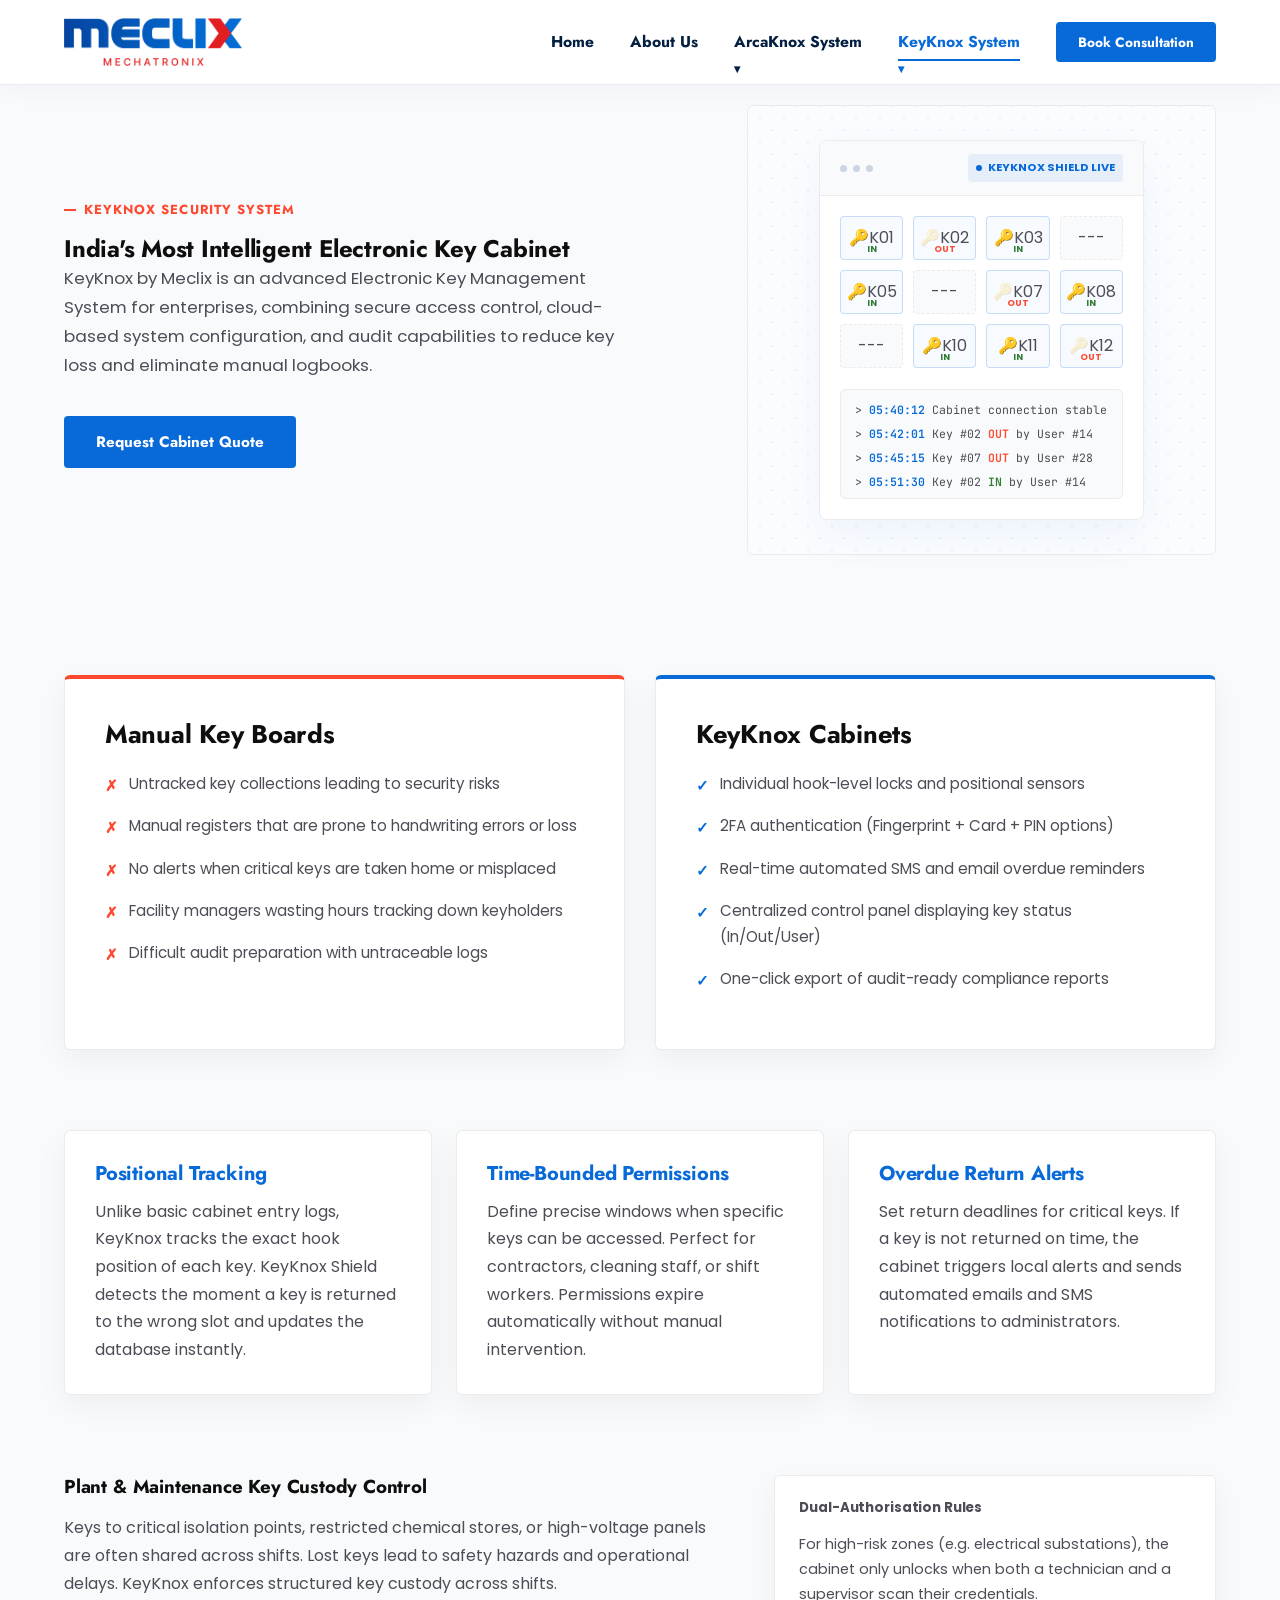
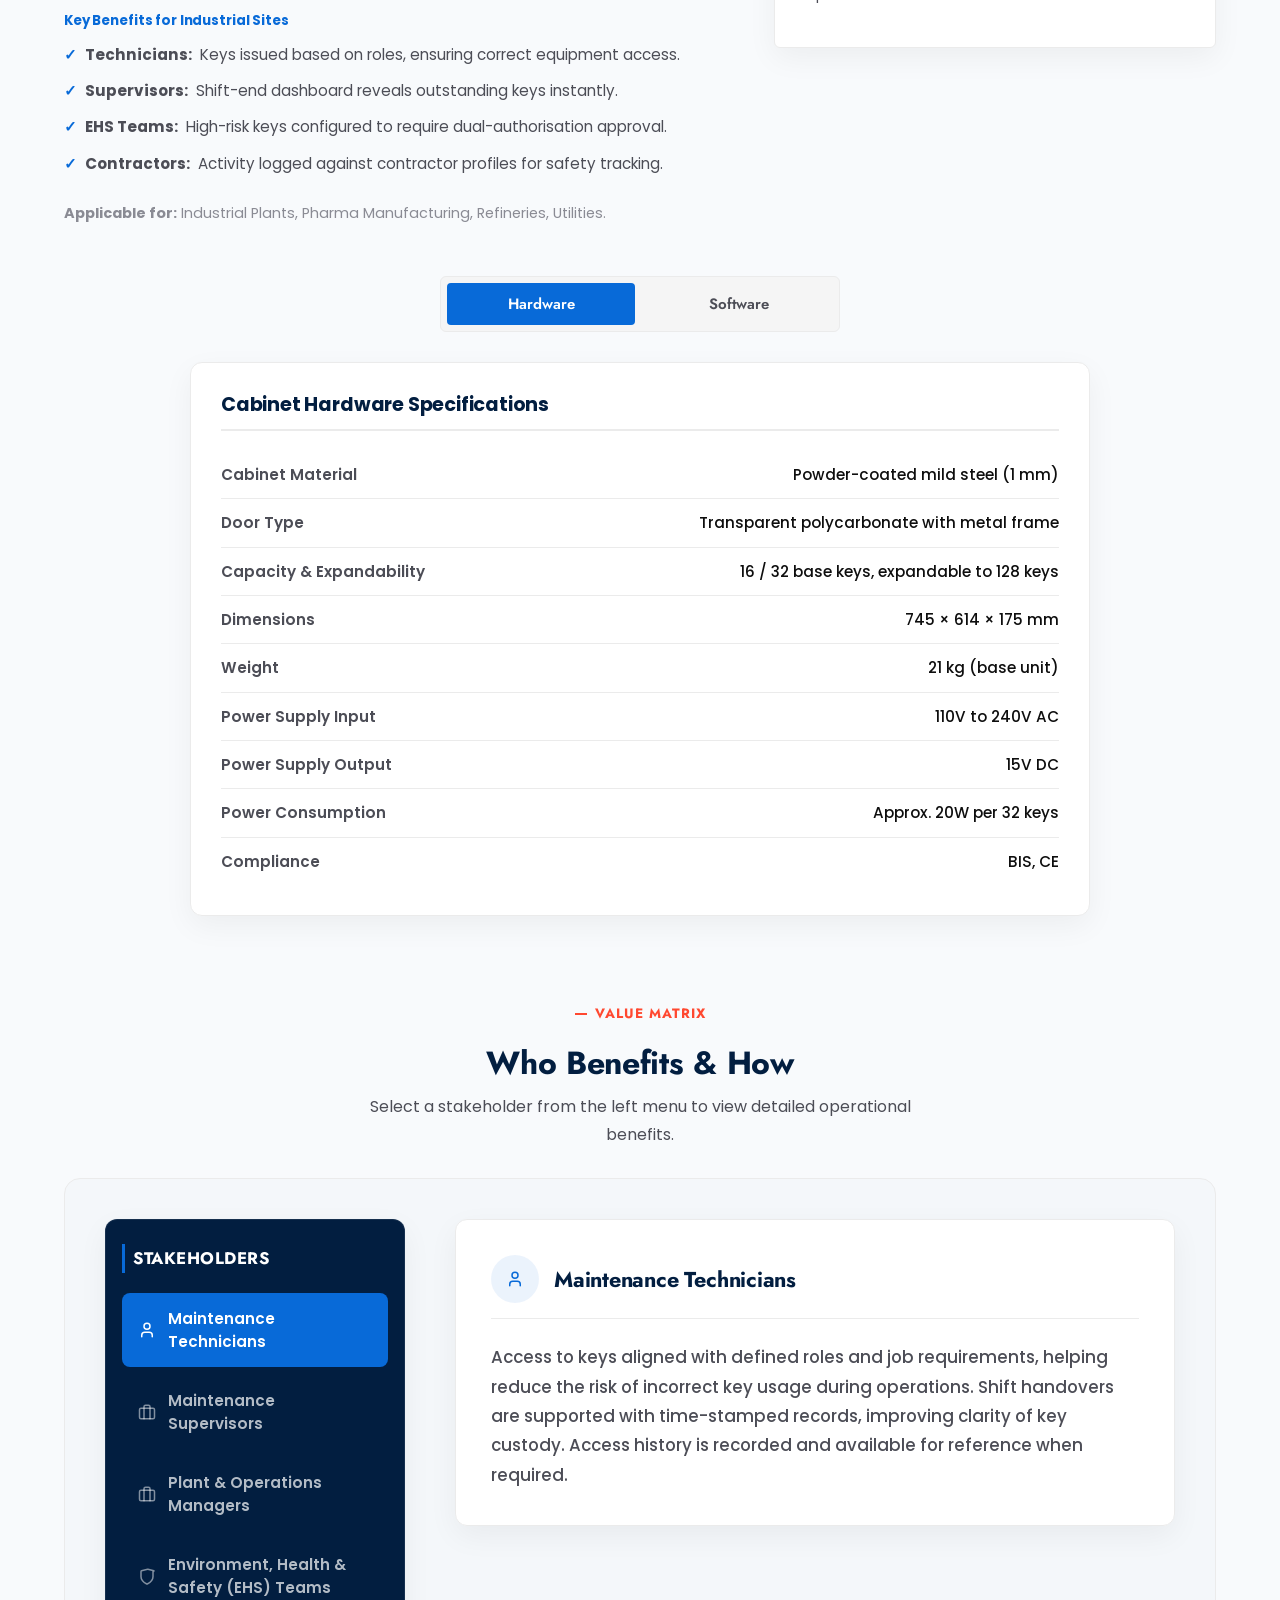
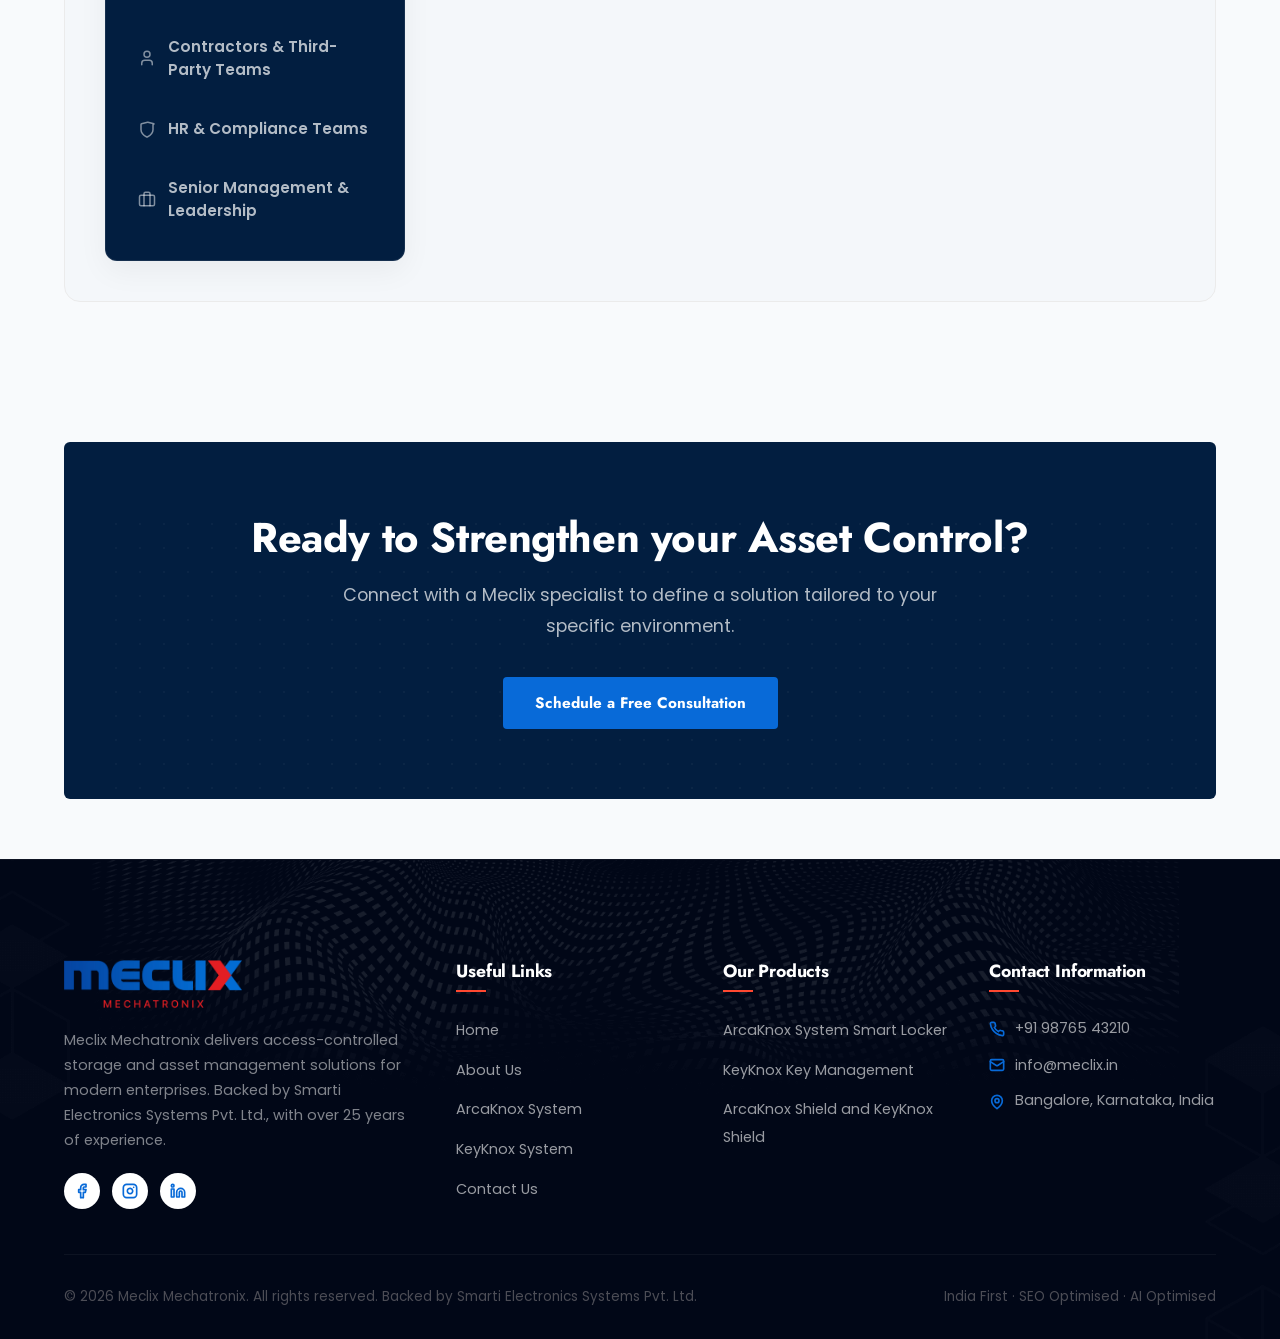
<file: plant-maintenance.html>
<!DOCTYPE html>
<html lang="en">
<head>
  <meta charset="UTF-8">
  <meta name="viewport" content="width=device-width, initial-scale=1.0">
  <title>KeyKnox Key Management for Plant & Maintenance | Meclix Mechatronix</title>
  <meta name="description" content="Secure industrial key cabinets for manufacturing, utilities, and pharma plants. Manage technician shifts, contractor access, and critical safety isolations.">
  <link rel="stylesheet" href="index.css">
</head>
<body>

  <!-- ==========================================================================
       HEADER & NAVIGATION
       ========================================================================== -->
    <header class="site-header" id="site-header">
    <div class="header-container">
      <a class="logo-link" href="index.html" style="display: inline-block; padding: 5px 0;">
        <img src="assets/images/new_logo.png" alt="Meclix Mechatronix" style="max-height: 48px; width: auto; display: block;">
      </a>
      
      <button class="menu-toggle" id="menu-toggle" aria-label="Toggle menu">
        <svg width="24" height="24" viewBox="0 0 24 24" fill="none" stroke="currentColor" stroke-width="2" stroke-linecap="round" stroke-linejoin="round"><line x1="3" y1="12" x2="21" y2="12"></line><line x1="3" y1="6" x2="21" y2="6"></line><line x1="3" y1="18" x2="21" y2="18"></line></svg>
      </button>

      <nav class="nav-menu" id="nav-menu">
        <a class="nav-link" href="index.html">Home</a>
        <a class="nav-link" href="about.html">About Us</a>
        <div class="nav-dropdown">
          <a class="nav-link dropdown-toggle" href="lockers.html">ArcaKnox System</a>
          <ul class="dropdown-menu">
            <li><a href="lockers.html">Employee Assets</a></li>
            <li><a href="it-lockers.html">IT Assets</a></li>
            <li><a href="visitor-lockers.html">Visitor Assets</a></li>
            <li><a href="tool-lockers.html">Tool Kits</a></li>
          </ul>
        </div>
        <div class="nav-dropdown">
          <a class="nav-link dropdown-toggle active" href="keyknox.html">KeyKnox System</a>
          <ul class="dropdown-menu">
            <li><a href="keyknox.html">Fleet & Vehicles</a></li>
            <li><a href="server-racks.html">Server Racks</a></li>
            <li><a href="premise-workplace.html">Premise & Workplace</a></li>
            <li><a href="plant-maintenance.html" class="active">Plant & Maintenance</a></li>
          </ul>
        </div>
        <div class="nav-cta">
          <button class="btn btn-primary btn-sm btn-consultation-trigger">Book Consultation</button>
        </div>
      </nav>
    </div>
  </header>

  <main>
    <div class="container">
      
      <!-- Product Hero -->
      <div class="hero-wrapper" style="min-height: auto; margin-bottom: 80px; margin-top: 20px;">
        <div class="hero-content">
          <span class="eyebrow">KeyKnox Security System</span>
          <h2>India's Most Intelligent Electronic Key Cabinet</h2>
          <p>KeyKnox by Meclix is an advanced Electronic Key Management System for enterprises, combining secure access control, cloud-based system configuration, and audit capabilities to reduce key loss and eliminate manual logbooks.</p>
          <button class="btn btn-primary btn-consultation-trigger">Request Cabinet Quote</button>
        </div>
        <div class="hero-visual">
          <div class="tech-grid-bg"></div>
          <div class="floating-box">
            <div class="floating-box-header">
              <div class="circle-indicators">
                <span></span><span></span><span></span>
              </div>
              <div class="live-badge">
                <span class="live-dot"></span>KeyKnox Shield Live
              </div>
            </div>
            <div class="floating-box-body">
              <div class="cabinet-sim">
                <div class="key-hook active-key in"><span class="key-tag">K01</span><span class="led"></span></div>
                <div class="key-hook active-key out"><span class="key-tag">K02</span><span class="led"></span></div>
                <div class="key-hook active-key in"><span class="key-tag">K03</span><span class="led"></span></div>
                <div class="key-hook"><span class="key-tag">---</span><span class="led"></span></div>
                
                <div class="key-hook active-key in"><span class="key-tag">K05</span><span class="led"></span></div>
                <div class="key-hook"><span class="key-tag">---</span><span class="led"></span></div>
                <div class="key-hook active-key out"><span class="key-tag">K07</span><span class="led"></span></div>
                <div class="key-hook active-key in"><span class="key-tag">K08</span><span class="led"></span></div>
                
                <div class="key-hook"><span class="key-tag">---</span><span class="led"></span></div>
                <div class="key-hook active-key in"><span class="key-tag">K10</span><span class="led"></span></div>
                <div class="key-hook active-key in"><span class="key-tag">K11</span><span class="led"></span></div>
                <div class="key-hook active-key out"><span class="key-tag">K12</span><span class="led"></span></div>
              </div>
              <div class="sim-events" id="sim-events-list">
                <div class="sim-event-line">> <span class="cyan">05:40:12</span> Cabinet connection stable</div>
                <div class="sim-event-line">> <span class="cyan">05:42:01</span> Key #02 <span class="red">OUT</span> by User #14</div>
                <div class="sim-event-line">> <span class="cyan">05:45:15</span> Key #07 <span class="red">OUT</span> by User #28</div>
                <div class="sim-event-line">> <span class="cyan">05:51:30</span> Key #02 <span class="green">IN</span> by User #14</div>
              </div>
            </div>
          </div>
        </div>
      </div>

      <!-- The Problem Comparison -->
      <div class="problem-grid">
        <div class="problem-compare-card card-panel bad">
          <h3>Manual Key Boards</h3>
          <ul class="problem-bullets">
            <li>Untracked key collections leading to security risks</li>
            <li>Manual registers that are prone to handwriting errors or loss</li>
            <li>No alerts when critical keys are taken home or misplaced</li>
            <li>Facility managers wasting hours tracking down keyholders</li>
            <li>Difficult audit preparation with untraceable logs</li>
          </ul>
        </div>
        
        <div class="problem-compare-card card-panel good">
          <h3>KeyKnox Cabinets</h3>
          <ul class="problem-bullets">
            <li>Individual hook-level locks and positional sensors</li>
            <li>2FA authentication (Fingerprint + Card + PIN options)</li>
            <li>Real-time automated SMS and email overdue reminders</li>
            <li>Centralized control panel displaying key status (In/Out/User)</li>
            <li>One-click export of audit-ready compliance reports</li>
          </ul>
        </div>
      </div>

      <!-- Features Grid -->
      <div class="features-container-grid">
        <div class="feature-block-card card-panel">
          <h4>Positional Tracking</h4>
          <p>Unlike basic cabinet entry logs, KeyKnox tracks the exact hook position of each key. KeyKnox Shield detects the moment a key is returned to the wrong slot and updates the database instantly.</p>
        </div>
        <div class="feature-block-card card-panel">
          <h4>Time-Bounded Permissions</h4>
          <p>Define precise windows when specific keys can be accessed. Perfect for contractors, cleaning staff, or shift workers. Permissions expire automatically without manual intervention.</p>
        </div>
        <div class="feature-block-card card-panel">
          <h4>Overdue Return Alerts</h4>
          <p>Set return deadlines for critical keys. If a key is not returned on time, the cabinet triggers local alerts and sends automated emails and SMS notifications to administrators.</p>
        </div>
      </div>

      <!-- Tabbed Industry Use Cases -->
      <!-- Sector-Specific Key Governance Content -->
      <div class="key-use-cases-tabs" style="margin-top: 40px;">
        <div class="use-case-tab-content">
          <!-- Plant & Maintenance -->
          <div class="use-case-pane active" id="key-usecase-plant">
            <div class="use-case-left">
              <h3>Plant & Maintenance Key Custody Control</h3>
              <p style="margin: 16px 0;">Keys to critical isolation points, restricted chemical stores, or high-voltage panels are often shared across shifts. Lost keys lead to safety hazards and operational delays. KeyKnox enforces structured key custody across shifts.</p>
              
              <h5 style="color: var(--color-primary); margin-bottom: 12px; font-family: var(--font-body);">Key Benefits for Industrial Sites</h5>
              <ul class="benefits-list">
                <li><strong>Technicians:</strong> Keys issued based on roles, ensuring correct equipment access.</li>
                <li><strong>Supervisors:</strong> Shift-end dashboard reveals outstanding keys instantly.</li>
                <li><strong>EHS Teams:</strong> High-risk keys configured to require dual-authorisation approval.</li>
                <li><strong>Contractors:</strong> Activity logged against contractor profiles for safety tracking.</li>
              </ul>
              <p style="margin-top: 16px; font-size: 0.9rem; color: var(--color-text-muted);"><strong>Applicable for:</strong> Industrial Plants, Pharma Manufacturing, Refineries, Utilities.</p>
            </div>
            <div class="use-case-right card-panel" style="padding: 24px;">
              <h5 style="font-family: var(--font-body); color: var(--color-text-headings); margin-bottom: 16px;">Dual-Authorisation Rules</h5>
              <p style="font-size: 0.9rem; margin-bottom: 16px;">For high-risk zones (e.g. electrical substations), the cabinet only unlocks when both a technician and a supervisor scan their credentials.</p>
            </div>
          </div>

            <!-- Integrated Technical & Software Specifications (Tabbed) -->
            <div class="specs-tabs-wrapper">
              <div class="specs-tab-nav">
                <button class="specs-tab-btn active" data-tab="specs-hw-cabinet">Hardware</button>
                <button class="specs-tab-btn" data-tab="specs-sw-cabinet">Software</button>
              </div>
              <div class="specs-tab-content">
                <!-- Hardware Specs -->
                <div class="specs-tab-pane active" id="specs-hw-cabinet">
                  <div class="spec-table-block card-panel" style="padding: 30px; background: #ffffff; border-radius: 12px; border: 1px solid var(--border-light); max-width: 900px; margin: 0 auto; box-shadow: var(--shadow-normal);">
                    <h4 style="font-size: 1.2rem; color: var(--color-navy); margin-top: 0; margin-bottom: 20px; font-family: var(--font-secondary); border-bottom: 2px solid var(--border-light); padding-bottom: 12px; font-weight: 700;">Cabinet Hardware Specifications</h4>
                    <table style="width: 100%; border-collapse: collapse; font-size: 0.95rem; line-height: 1.8;">
                      <tbody>
                        <tr style="border-bottom: 1px solid var(--border-light);"><td style="padding: 10px 0; font-weight: 600; color: #4c4d56;">Cabinet Material</td><td style="padding: 10px 0; text-align: right; color: #0e0e0e; font-weight: 500;">Powder-coated mild steel (1 mm)</td></tr>
                        <tr style="border-bottom: 1px solid var(--border-light);"><td style="padding: 10px 0; font-weight: 600; color: #4c4d56;">Door Type</td><td style="padding: 10px 0; text-align: right; color: #0e0e0e; font-weight: 500;">Transparent polycarbonate with metal frame</td></tr>
                        <tr style="border-bottom: 1px solid var(--border-light);"><td style="padding: 10px 0; font-weight: 600; color: #4c4d56;">Capacity & Expandability</td><td style="padding: 10px 0; text-align: right; color: #0e0e0e; font-weight: 500;">16 / 32 base keys, expandable to 128 keys</td></tr>
                        <tr style="border-bottom: 1px solid var(--border-light);"><td style="padding: 10px 0; font-weight: 600; color: #4c4d56;">Dimensions</td><td style="padding: 10px 0; text-align: right; color: #0e0e0e; font-weight: 500;">745 × 614 × 175 mm</td></tr>
                        <tr style="border-bottom: 1px solid var(--border-light);"><td style="padding: 10px 0; font-weight: 600; color: #4c4d56;">Weight</td><td style="padding: 10px 0; text-align: right; color: #0e0e0e; font-weight: 500;">21 kg (base unit)</td></tr>
                        <tr style="border-bottom: 1px solid var(--border-light);"><td style="padding: 10px 0; font-weight: 600; color: #4c4d56;">Power Supply Input</td><td style="padding: 10px 0; text-align: right; color: #0e0e0e; font-weight: 500;">110V to 240V AC</td></tr>
                        <tr style="border-bottom: 1px solid var(--border-light);"><td style="padding: 10px 0; font-weight: 600; color: #4c4d56;">Power Supply Output</td><td style="padding: 10px 0; text-align: right; color: #0e0e0e; font-weight: 500;">15V DC</td></tr>
                        <tr style="border-bottom: 1px solid var(--border-light);"><td style="padding: 10px 0; font-weight: 600; color: #4c4d56;">Power Consumption</td><td style="padding: 10px 0; text-align: right; color: #0e0e0e; font-weight: 500;">Approx. 20W per 32 keys</td></tr>
                        <tr><td style="padding: 10px 0; font-weight: 600; color: #4c4d56;">Compliance</td><td style="padding: 10px 0; text-align: right; color: #0e0e0e; font-weight: 500;">BIS, CE</td></tr>
                      </tbody>
                    </table>
                  </div>
                </div>

                <!-- Software Specs -->
                <div class="specs-tab-pane" id="specs-sw-cabinet">
                  <div class="spec-table-block card-panel" style="padding: 30px; background: #ffffff; border-radius: 12px; border: 1px solid var(--border-light); max-width: 900px; margin: 0 auto; box-shadow: var(--shadow-normal);">
                    <h4 style="font-size: 1.2rem; color: var(--color-navy); margin-top: 0; margin-bottom: 20px; font-family: var(--font-secondary); border-bottom: 2px solid var(--border-light); padding-bottom: 12px; font-weight: 700;">Software & System Specifications</h4>
                    <table style="width: 100%; border-collapse: collapse; font-size: 0.95rem; line-height: 1.8;">
                      <tbody>
                        <tr style="border-bottom: 1px solid var(--border-light);"><td style="padding: 10px 0; font-weight: 600; color: #4c4d56;">Locker Management Software</td><td style="padding: 10px 0; text-align: right; color: #0e0e0e; font-weight: 500;">KeyKnox Shield</td></tr>
                        <tr style="border-bottom: 1px solid var(--border-light);"><td style="padding: 10px 0; font-weight: 600; color: #4c4d56;">User Capacity</td><td style="padding: 10px 0; text-align: right; color: #0e0e0e; font-weight: 500;">Up to 500 users per system</td></tr>
                        <tr style="border-bottom: 1px solid var(--border-light);"><td style="padding: 10px 0; font-weight: 600; color: #4c4d56;">Event Storage Capacity</td><td style="padding: 10px 0; text-align: right; color: #0e0e0e; font-weight: 500;">50,000 events</td></tr>
                        <tr style="border-bottom: 1px solid var(--border-light);"><td style="padding: 10px 0; font-weight: 600; color: #4c4d56;">Communication</td><td style="padding: 10px 0; text-align: right; color: #0e0e0e; font-weight: 500;">TCP/IP</td></tr>
                        <tr style="border-bottom: 1px solid var(--border-light);"><td style="padding: 10px 0; font-weight: 600; color: #4c4d56;">RFID Support</td><td style="padding: 10px 0; text-align: right; color: #0e0e0e; font-weight: 500;">125kHz / 13.56MHz</td></tr>
                        <tr style="border-bottom: 1px solid var(--border-light);"><td style="padding: 10px 0; font-weight: 600; color: #4c4d56;">Multi-factor Authentication</td><td style="padding: 10px 0; text-align: right; color: #0e0e0e; font-weight: 500;">RFID, PIN, optional biometric</td></tr>
                        <tr style="border-bottom: 1px solid var(--border-light);"><td style="padding: 10px 0; font-weight: 600; color: #4c4d56;">Key Position Tracking</td><td style="padding: 10px 0; text-align: right; color: #0e0e0e; font-weight: 500;">Hook positional sensors</td></tr>
                        <tr><td style="padding: 10px 0; font-weight: 600; color: #4c4d56;">Compliance Reports</td><td style="padding: 10px 0; text-align: right; color: #0e0e0e; font-weight: 500;">Excel and PDF export support</td></tr>
                      </tbody>
                    </table>
                  </div>
                </div>
              </div>
            </div>

        </div>
      </div>
      
      
      <!-- Value Matrix Section (Interactive Stakeholder Classification) -->
      <div class="section-header" style="margin-top: 60px; margin-bottom: 30px; text-align: center;">
        <span class="eyebrow" style="font-size: 0.85rem; letter-spacing: 1px;">Value Matrix</span>
        <h2 style="font-size: 2rem; color: #021e40; margin: 5px 0 10px 0;">Who Benefits & How</h2>
        <p style="color: var(--color-body); font-size: 1rem; max-width: 600px; margin: 0 auto;">Select a stakeholder from the left menu to view detailed operational benefits.</p>
      </div>

      <div class="locker-redesign-container" style="margin-top: 30px;">
        <!-- Stakeholder Sidebar Menu -->
        <aside class="locker-sidebar">
          <div class="locker-sidebar-title">Stakeholders</div>
          <ul class="locker-sidebar-menu">
            <li class="locker-sidebar-item active" data-tab="maintenance-technicians">
              <button>
                <svg xmlns="http://www.w3.org/2000/svg" width="18" height="18" viewBox="0 0 24 24" fill="none" stroke="currentColor" stroke-width="2" stroke-linecap="round" stroke-linejoin="round"><path d="M19 21v-2a4 4 0 0 0-4-4H9a4 4 0 0 0-4 4v2"/><circle cx="12" cy="7" r="4"/></svg>
                Maintenance Technicians
              </button>
            </li>
            <li class="locker-sidebar-item" data-tab="maintenance-supervisors">
              <button>
                <svg xmlns="http://www.w3.org/2000/svg" width="18" height="18" viewBox="0 0 24 24" fill="none" stroke="currentColor" stroke-width="2" stroke-linecap="round" stroke-linejoin="round"><rect width="20" height="14" x="2" y="7" rx="2" ry="2"/><path d="M16 21V5a2 2 0 0 0-2-2h-4a2 2 0 0 0-2 2v16"/></svg>
                Maintenance Supervisors
              </button>
            </li>
            <li class="locker-sidebar-item" data-tab="plant-operations-managers">
              <button>
                <svg xmlns="http://www.w3.org/2000/svg" width="18" height="18" viewBox="0 0 24 24" fill="none" stroke="currentColor" stroke-width="2" stroke-linecap="round" stroke-linejoin="round"><rect width="20" height="14" x="2" y="7" rx="2" ry="2"/><path d="M16 21V5a2 2 0 0 0-2-2h-4a2 2 0 0 0-2 2v16"/></svg>
                Plant & Operations Managers
              </button>
            </li>
            <li class="locker-sidebar-item" data-tab="environment-health-safety-ehs-teams">
              <button>
                <svg xmlns="http://www.w3.org/2000/svg" width="18" height="18" viewBox="0 0 24 24" fill="none" stroke="currentColor" stroke-width="2" stroke-linecap="round" stroke-linejoin="round"><path d="M20 13c0 5-3.5 7.5-7.66 9.7a1 1 0 0 1-.68 0C7.5 20.5 4 18 4 13V6a1 1 0 0 1 .76-.97l8-2a1 1 0 0 1 .48 0l8 2A1 1 0 0 1 20 6v7z"/></svg>
                Environment, Health & Safety (EHS) Teams
              </button>
            </li>
            <li class="locker-sidebar-item" data-tab="contractors-third-party-teams">
              <button>
                <svg xmlns="http://www.w3.org/2000/svg" width="18" height="18" viewBox="0 0 24 24" fill="none" stroke="currentColor" stroke-width="2" stroke-linecap="round" stroke-linejoin="round"><path d="M19 21v-2a4 4 0 0 0-4-4H9a4 4 0 0 0-4 4v2"/><circle cx="12" cy="7" r="4"/></svg>
                Contractors & Third-Party Teams
              </button>
            </li>
            <li class="locker-sidebar-item" data-tab="hr-compliance-teams">
              <button>
                <svg xmlns="http://www.w3.org/2000/svg" width="18" height="18" viewBox="0 0 24 24" fill="none" stroke="currentColor" stroke-width="2" stroke-linecap="round" stroke-linejoin="round"><path d="M20 13c0 5-3.5 7.5-7.66 9.7a1 1 0 0 1-.68 0C7.5 20.5 4 18 4 13V6a1 1 0 0 1 .76-.97l8-2a1 1 0 0 1 .48 0l8 2A1 1 0 0 1 20 6v7z"/></svg>
                HR & Compliance Teams
              </button>
            </li>
            <li class="locker-sidebar-item" data-tab="senior-management-leadership">
              <button>
                <svg xmlns="http://www.w3.org/2000/svg" width="18" height="18" viewBox="0 0 24 24" fill="none" stroke="currentColor" stroke-width="2" stroke-linecap="round" stroke-linejoin="round"><rect width="20" height="14" x="2" y="7" rx="2" ry="2"/><path d="M16 21V5a2 2 0 0 0-2-2h-4a2 2 0 0 0-2 2v16"/></svg>
                Senior Management & Leadership
              </button>
            </li>
          </ul>
        </aside>

        <!-- Stakeholder Content Area -->
        <div class="locker-content-area">
          <!-- Pane: Maintenance Technicians -->
          <div class="locker-pane active" id="pane-maintenance-technicians">
            <div class="stakeholder-card card-panel" style="padding: 35px; background: #ffffff; border-radius: 12px; border: 1px solid var(--border-light); box-shadow: var(--shadow-normal);">
              <div style="display: flex; align-items: center; gap: 15px; margin-bottom: 24px; border-bottom: 1px solid var(--border-light); padding-bottom: 15px;">
                <div style="width: 48px; height: 48px; background: rgba(8, 106, 216, 0.08); color: var(--color-primary); border-radius: 50%; display: flex; align-items: center; justify-content: center; flex-shrink: 0;">
                  <svg xmlns="http://www.w3.org/2000/svg" width="18" height="18" viewBox="0 0 24 24" fill="none" stroke="currentColor" stroke-width="2" stroke-linecap="round" stroke-linejoin="round"><path d="M19 21v-2a4 4 0 0 0-4-4H9a4 4 0 0 0-4 4v2"/><circle cx="12" cy="7" r="4"/></svg>
                </div>
                <h4 style="margin: 0; font-size: 1.35rem; color: var(--color-navy); font-weight: 700;">Maintenance Technicians</h4>
              </div>
              <p style="font-size: 1.05rem; line-height: 1.75; color: var(--color-body); font-weight: 500; margin: 0;">
                Access to keys aligned with defined roles and job requirements, helping reduce the risk of incorrect key usage during operations. Shift handovers are supported with time-stamped records, improving clarity of key custody. Access history is recorded and available for reference when required.
              </p>
            </div>
          </div>

          <!-- Pane: Maintenance Supervisors -->
          <div class="locker-pane" id="pane-maintenance-supervisors">
            <div class="stakeholder-card card-panel" style="padding: 35px; background: #ffffff; border-radius: 12px; border: 1px solid var(--border-light); box-shadow: var(--shadow-normal);">
              <div style="display: flex; align-items: center; gap: 15px; margin-bottom: 24px; border-bottom: 1px solid var(--border-light); padding-bottom: 15px;">
                <div style="width: 48px; height: 48px; background: rgba(8, 106, 216, 0.08); color: var(--color-primary); border-radius: 50%; display: flex; align-items: center; justify-content: center; flex-shrink: 0;">
                  <svg xmlns="http://www.w3.org/2000/svg" width="18" height="18" viewBox="0 0 24 24" fill="none" stroke="currentColor" stroke-width="2" stroke-linecap="round" stroke-linejoin="round"><rect width="20" height="14" x="2" y="7" rx="2" ry="2"/><path d="M16 21V5a2 2 0 0 0-2-2h-4a2 2 0 0 0-2 2v16"/></svg>
                </div>
                <h4 style="margin: 0; font-size: 1.35rem; color: var(--color-navy); font-weight: 700;">Maintenance Supervisors</h4>
              </div>
              <p style="font-size: 1.05rem; line-height: 1.75; color: var(--color-body); font-weight: 500; margin: 0;">
                Visibility into key usage across teams, including allocation and duration. Shift activity records support reconciliation during handovers. Outstanding key usage can be identified through system reports, helping improve follow-up and accountability.
              </p>
            </div>
          </div>

          <!-- Pane: Plant & Operations Managers -->
          <div class="locker-pane" id="pane-plant-operations-managers">
            <div class="stakeholder-card card-panel" style="padding: 35px; background: #ffffff; border-radius: 12px; border: 1px solid var(--border-light); box-shadow: var(--shadow-normal);">
              <div style="display: flex; align-items: center; gap: 15px; margin-bottom: 24px; border-bottom: 1px solid var(--border-light); padding-bottom: 15px;">
                <div style="width: 48px; height: 48px; background: rgba(8, 106, 216, 0.08); color: var(--color-primary); border-radius: 50%; display: flex; align-items: center; justify-content: center; flex-shrink: 0;">
                  <svg xmlns="http://www.w3.org/2000/svg" width="18" height="18" viewBox="0 0 24 24" fill="none" stroke="currentColor" stroke-width="2" stroke-linecap="round" stroke-linejoin="round"><rect width="20" height="14" x="2" y="7" rx="2" ry="2"/><path d="M16 21V5a2 2 0 0 0-2-2h-4a2 2 0 0 0-2 2v16"/></svg>
                </div>
                <h4 style="margin: 0; font-size: 1.35rem; color: var(--color-navy); font-weight: 700;">Plant & Operations Managers</h4>
              </div>
              <p style="font-size: 1.05rem; line-height: 1.75; color: var(--color-body); font-weight: 500; margin: 0;">
                Improved control over access to critical plant areas across shifts and contractor teams. Key usage records provide visibility into access patterns, helping reduce operational delays associated with untracked keys and improving overall coordination.
              </p>
            </div>
          </div>

          <!-- Pane: Environment, Health & Safety (EHS) Teams -->
          <div class="locker-pane" id="pane-environment-health-safety-ehs-teams">
            <div class="stakeholder-card card-panel" style="padding: 35px; background: #ffffff; border-radius: 12px; border: 1px solid var(--border-light); box-shadow: var(--shadow-normal);">
              <div style="display: flex; align-items: center; gap: 15px; margin-bottom: 24px; border-bottom: 1px solid var(--border-light); padding-bottom: 15px;">
                <div style="width: 48px; height: 48px; background: rgba(8, 106, 216, 0.08); color: var(--color-primary); border-radius: 50%; display: flex; align-items: center; justify-content: center; flex-shrink: 0;">
                  <svg xmlns="http://www.w3.org/2000/svg" width="18" height="18" viewBox="0 0 24 24" fill="none" stroke="currentColor" stroke-width="2" stroke-linecap="round" stroke-linejoin="round"><path d="M20 13c0 5-3.5 7.5-7.66 9.7a1 1 0 0 1-.68 0C7.5 20.5 4 18 4 13V6a1 1 0 0 1 .76-.97l8-2a1 1 0 0 1 .48 0l8 2A1 1 0 0 1 20 6v7z"/></svg>
                </div>
                <h4 style="margin: 0; font-size: 1.35rem; color: var(--color-navy); font-weight: 700;">Environment, Health & Safety (EHS) Teams</h4>
              </div>
              <p style="font-size: 1.05rem; line-height: 1.75; color: var(--color-body); font-weight: 500; margin: 0;">
                Access to keys for critical areas, such as chemical stores, electrical rooms, and confined spaces, can be configured with controlled access workflows to strengthen governance. Key access records support incident investigations, safety reviews, and regulatory inspections. Alignment with permit and operational processes improves visibility into access control practices.
              </p>
            </div>
          </div>

          <!-- Pane: Contractors & Third-Party Teams -->
          <div class="locker-pane" id="pane-contractors-third-party-teams">
            <div class="stakeholder-card card-panel" style="padding: 35px; background: #ffffff; border-radius: 12px; border: 1px solid var(--border-light); box-shadow: var(--shadow-normal);">
              <div style="display: flex; align-items: center; gap: 15px; margin-bottom: 24px; border-bottom: 1px solid var(--border-light); padding-bottom: 15px;">
                <div style="width: 48px; height: 48px; background: rgba(8, 106, 216, 0.08); color: var(--color-primary); border-radius: 50%; display: flex; align-items: center; justify-content: center; flex-shrink: 0;">
                  <svg xmlns="http://www.w3.org/2000/svg" width="18" height="18" viewBox="0 0 24 24" fill="none" stroke="currentColor" stroke-width="2" stroke-linecap="round" stroke-linejoin="round"><path d="M19 21v-2a4 4 0 0 0-4-4H9a4 4 0 0 0-4 4v2"/><circle cx="12" cy="7" r="4"/></svg>
                </div>
                <h4 style="margin: 0; font-size: 1.35rem; color: var(--color-navy); font-weight: 700;">Contractors & Third-Party Teams</h4>
              </div>
              <p style="font-size: 1.05rem; line-height: 1.75; color: var(--color-body); font-weight: 500; margin: 0;">
                Access to keys can be configured based on defined scope and duration aligned with approved work. Reduces dependency on manual key handling by site personnel, while ensuring that activity is recorded for traceability and review.
              </p>
            </div>
          </div>

          <!-- Pane: HR & Compliance Teams -->
          <div class="locker-pane" id="pane-hr-compliance-teams">
            <div class="stakeholder-card card-panel" style="padding: 35px; background: #ffffff; border-radius: 12px; border: 1px solid var(--border-light); box-shadow: var(--shadow-normal);">
              <div style="display: flex; align-items: center; gap: 15px; margin-bottom: 24px; border-bottom: 1px solid var(--border-light); padding-bottom: 15px;">
                <div style="width: 48px; height: 48px; background: rgba(8, 106, 216, 0.08); color: var(--color-primary); border-radius: 50%; display: flex; align-items: center; justify-content: center; flex-shrink: 0;">
                  <svg xmlns="http://www.w3.org/2000/svg" width="18" height="18" viewBox="0 0 24 24" fill="none" stroke="currentColor" stroke-width="2" stroke-linecap="round" stroke-linejoin="round"><path d="M20 13c0 5-3.5 7.5-7.66 9.7a1 1 0 0 1-.68 0C7.5 20.5 4 18 4 13V6a1 1 0 0 1 .76-.97l8-2a1 1 0 0 1 .48 0l8 2A1 1 0 0 1 20 6v7z"/></svg>
                </div>
                <h4 style="margin: 0; font-size: 1.35rem; color: var(--color-navy); font-weight: 700;">HR & Compliance Teams</h4>
              </div>
              <p style="font-size: 1.05rem; line-height: 1.75; color: var(--color-body); font-weight: 500; margin: 0;">
                Key access records for employees and contractors are available for audit, investigation, and compliance review purposes. Contractor access logs support traceability of third-party activity. Access can be managed based on defined authorisation criteria to ensure controlled usage of keys in sensitive area.
              </p>
            </div>
          </div>

          <!-- Pane: Senior Management & Leadership -->
          <div class="locker-pane" id="pane-senior-management-leadership">
            <div class="stakeholder-card card-panel" style="padding: 35px; background: #ffffff; border-radius: 12px; border: 1px solid var(--border-light); box-shadow: var(--shadow-normal);">
              <div style="display: flex; align-items: center; gap: 15px; margin-bottom: 24px; border-bottom: 1px solid var(--border-light); padding-bottom: 15px;">
                <div style="width: 48px; height: 48px; background: rgba(8, 106, 216, 0.08); color: var(--color-primary); border-radius: 50%; display: flex; align-items: center; justify-content: center; flex-shrink: 0;">
                  <svg xmlns="http://www.w3.org/2000/svg" width="18" height="18" viewBox="0 0 24 24" fill="none" stroke="currentColor" stroke-width="2" stroke-linecap="round" stroke-linejoin="round"><rect width="20" height="14" x="2" y="7" rx="2" ry="2"/><path d="M16 21V5a2 2 0 0 0-2-2h-4a2 2 0 0 0-2 2v16"/></svg>
                </div>
                <h4 style="margin: 0; font-size: 1.35rem; color: var(--color-navy); font-weight: 700;">Senior Management & Leadership</h4>
              </div>
              <p style="font-size: 1.05rem; line-height: 1.75; color: var(--color-body); font-weight: 500; margin: 0;">
                A structured, system-supported approach to managing physical access to critical plant areas. Improves governance of key usage and helps reduce risks associated with untracked access. Supports internal reporting and operational oversight.
              </p>
            </div>
          </div>
        </div>
      </div>
    
      <!-- Page CTA -->
      <div class="global-page-cta">
        <div class="cta-box">
          <div class="tech-grid-bg"></div>
          <h2>Ready to Strengthen your Asset Control?</h2>
          <p>Connect with a Meclix specialist to define a solution tailored to your specific environment.</p>
          <button class="btn btn-primary btn-consultation-trigger">Schedule a Free Consultation</button>
        </div>
      </div>

    </div>
  </main>
    <!-- ==========================================================================
       FOOTER
       ========================================================================== -->
  <footer class="site-footer">
    <div class="container">
      <div class="footer-grid">
        <div class="footer-brand">
          <div class="logo-link" style="margin-bottom: 20px;">
            <img src="assets/images/new_logo.png" alt="Meclix Mechatronix" style="max-height: 48px; width: auto; display: block;">
          </div>
          <p>Meclix Mechatronix delivers access-controlled storage and asset management solutions for modern enterprises. Backed by Smarti Electronics Systems Pvt. Ltd., with over 25 years of experience.</p>
          <div class="footer-social-icons" style="margin-top: 20px; display: flex; gap: 12px;">
            <a href="https://www.facebook.com" target="_blank" style="width: 36px; height: 36px; background: #ffffff; border-radius: 50%; display: flex; align-items: center; justify-content: center; color: #086ad8; transition: all 0.3s ease;"><svg xmlns="http://www.w3.org/2000/svg" width="16" height="16" viewBox="0 0 24 24" fill="none" stroke="currentColor" stroke-width="2.5" stroke-linecap="round" stroke-linejoin="round" class="lucide lucide-facebook"><path d="M18 2h-3a5 5 0 0 0-5 5v3H7v4h3v8h4v-8h3l1-4h-4V7a1 1 0 0 1 1-1h3z"/></svg></a>
            <a href="https://www.instagram.com" target="_blank" style="width: 36px; height: 36px; background: #ffffff; border-radius: 50%; display: flex; align-items: center; justify-content: center; color: #086ad8; transition: all 0.3s ease;"><svg xmlns="http://www.w3.org/2000/svg" width="16" height="16" viewBox="0 0 24 24" fill="none" stroke="currentColor" stroke-width="2.5" stroke-linecap="round" stroke-linejoin="round" class="lucide lucide-instagram"><rect width="20" height="20" x="2" y="2" rx="5" ry="5"/><path d="M16 11.37A4 4 0 1 1 12.63 8 4 4 0 0 1 16 11.37z"/><line x1="17.5" x2="17.51" y1="6.5" y2="6.5"/></svg></a>
            <a href="https://www.linkedin.com" target="_blank" style="width: 36px; height: 36px; background: #ffffff; border-radius: 50%; display: flex; align-items: center; justify-content: center; color: #086ad8; transition: all 0.3s ease;"><svg xmlns="http://www.w3.org/2000/svg" width="16" height="16" viewBox="0 0 24 24" fill="none" stroke="currentColor" stroke-width="2.5" stroke-linecap="round" stroke-linejoin="round" class="lucide lucide-linkedin"><path d="M16 8a6 6 0 0 1 6 6v7h-4v-7a2 2 0 0 0-2-2 2 2 0 0 0-2 2v7h-4v-7a6 6 0 0 1 6-6z"/><rect width="4" height="12" x="2" y="9"/><circle cx="4" cy="4" r="2"/></svg></a>
          </div>
        </div>
        <div class="footer-col">
          <h5>Useful Links</h5>
          <ul class="footer-links">
            <li><a href="index.html">Home</a></li>
            <li><a href="about.html">About Us</a></li>
            <li><a href="lockers.html">ArcaKnox System</a></li>
            <li><a href="keyknox.html">KeyKnox System</a></li>
            <li><a href="javascript:void(0);" class="btn-consultation-trigger">Contact Us</a></li>
          </ul>
        </div>
        <div class="footer-col">
          <h5>Our Products</h5>
          <ul class="footer-links">
            <li><a href="lockers.html">ArcaKnox System Smart Locker</a></li>
            <li><a href="keyknox.html">KeyKnox Key Management</a></li>
            <li><a href="software.html">ArcaKnox Shield and KeyKnox Shield</a></li>
          </ul>
        </div>
        <div class="footer-col">
          <h5>Contact Information</h5>
          <ul class="footer-links-contact" style="list-style: none;">
            <li style="margin-bottom: 12px; display: flex; align-items: center; gap: 10px;">
              <span style="color: #086ad8; display: flex; align-items: center; min-width: 16px;"><svg xmlns="http://www.w3.org/2000/svg" width="16" height="16" viewBox="0 0 24 24" fill="none" stroke="currentColor" stroke-width="2.5" stroke-linecap="round" stroke-linejoin="round" class="lucide lucide-phone"><path d="M22 16.92v3a2 2 0 0 1-2.18 2 19.79 19.79 0 0 1-8.63-3.07 19.5 19.5 0 0 1-6-6 19.79 19.79 0 0 1-3.07-8.67A2 2 0 0 1 4.11 2h3a2 2 0 0 1 2 1.72 12.84 12.84 0 0 0 .7 2.81 2 2 0 0 1-.45 2.11L8.09 9.91a16 16 0 0 0 6 6l1.27-1.27a2 2 0 0 1 2.11-.45 12.84 12.84 0 0 0 2.81.7A2 2 0 0 1 22 16.92z"/></svg></span>
              <a href="tel:+919876543210" style="color: rgba(255, 255, 255, 0.6); font-size: 0.9rem;">+91 98765 43210</a>
            </li>
            <li style="margin-bottom: 12px; display: flex; align-items: center; gap: 10px;">
              <span style="color: #086ad8; display: flex; align-items: center; min-width: 16px;"><svg xmlns="http://www.w3.org/2000/svg" width="16" height="16" viewBox="0 0 24 24" fill="none" stroke="currentColor" stroke-width="2.5" stroke-linecap="round" stroke-linejoin="round" class="lucide lucide-mail"><rect width="20" height="16" x="2" y="4" rx="2"/><path d="m22 7-8.97 5.7a1.94 1.94 0 0 1-2.06 0L2 7"/></svg></span>
              <a href="mailto:info@meclix.in" style="color: rgba(255, 255, 255, 0.6); font-size: 0.9rem;">info@meclix.in</a>
            </li>
            <li style="margin-bottom: 12px; display: flex; align-items: start; gap: 10px;">
              <span style="color: #086ad8; display: flex; align-items: center; min-width: 16px; margin-top: 4px;"><svg xmlns="http://www.w3.org/2000/svg" width="16" height="16" viewBox="0 0 24 24" fill="none" stroke="currentColor" stroke-width="2.5" stroke-linecap="round" stroke-linejoin="round" class="lucide lucide-map-pin"><path d="M20 10c0 6-8 12-8 12s-8-6-8-12a8 8 0 0 1 16 0Z"/><circle cx="12" cy="10" r="3"/></svg></span>
              <a href="https://maps.google.com/?q=Bangalore,Karnataka,India" target="_blank" style="color: rgba(255, 255, 255, 0.6); font-size: 0.9rem; line-height: 1.4;">Bangalore, Karnataka, India</a>
            </li>
          </ul>
        </div>
      </div>
      <div class="footer-bottom">
        <p>&copy; 2026 Meclix Mechatronix. All rights reserved. Backed by Smarti Electronics Systems Pvt. Ltd.</p>
        <p>India First · SEO Optimised · AI Optimised</p>
      </div>
    </div>
  </footer>

  <!-- ==========================================================================
       CONSULTATION BOOKING DIALOG (MODAL)
       ========================================================================== -->
  <div class="modal-overlay" id="consultation-modal">
    <div class="modal-box">
      <button class="modal-close-btn" id="modal-close-btn">&times;</button>
      <div id="booking-form-container">
        <div class="modal-header">
          <h3>Schedule a Consultation</h3>
          <p>Book a free technical consultation with a Meclix solutions specialist.</p>
        </div>
        
        <form id="consultation-form" novalidate>
          <div class="form-row">
            <div class="form-group">
              <label class="form-label" for="booking-name">Full Name *</label>
              <input type="text" id="booking-name" class="form-input" required placeholder="John Doe">
            </div>
            <div class="form-group">
              <label class="form-label" for="booking-company">Company *</label>
              <input type="text" id="booking-company" class="form-input" required placeholder="Enterprise Corp">
            </div>
          </div>
          
          <div class="form-row">
            <div class="form-group">
              <label class="form-label" for="booking-email">Work Email *</label>
              <input type="email" id="booking-email" class="form-input" required placeholder="john@company.com">
            </div>
            <div class="form-group">
              <label class="form-label" for="booking-phone">Phone Number *</label>
              <input type="tel" id="booking-phone" class="form-input" required placeholder="+91 99999 99999">
            </div>
          </div>
          
          <div class="form-group">
            <label class="form-label" for="booking-product">Product of Interest *</label>
            <select id="booking-product" class="form-input" required>
              <option value="" disabled selected>Select a product...</option>
              <option value="keyknox">KeyKnox (Electronic Key Management System)</option>
              <option value="arcaknox">ArcaKnox (Smart Locker Systems)</option>
              <option value="both">Both Product Lines</option>
              <option value="software">Shield Software / Integrations</option>
            </select>
          </div>

          
          <div class="form-submit-row">
            <button type="submit" class="btn btn-primary" id="booking-submit-btn">Book Consultation Session</button>
          </div>
        </form>
      </div>

      <div id="booking-success-container" class="booking-success-message">
        <div class="success-icon">✓</div>
        <h4>Consultation Scheduled!</h4>
        <p>Thank you for reaching out. A Meclix Mechatronix security specialist will review your request and contact you shortly.</p>
        <button class="btn btn-primary" id="success-done-btn">Back to Website</button>
      </div>
    </div>
  </div>

  <script src="index.js"></script>
</body>
</html>
</file>
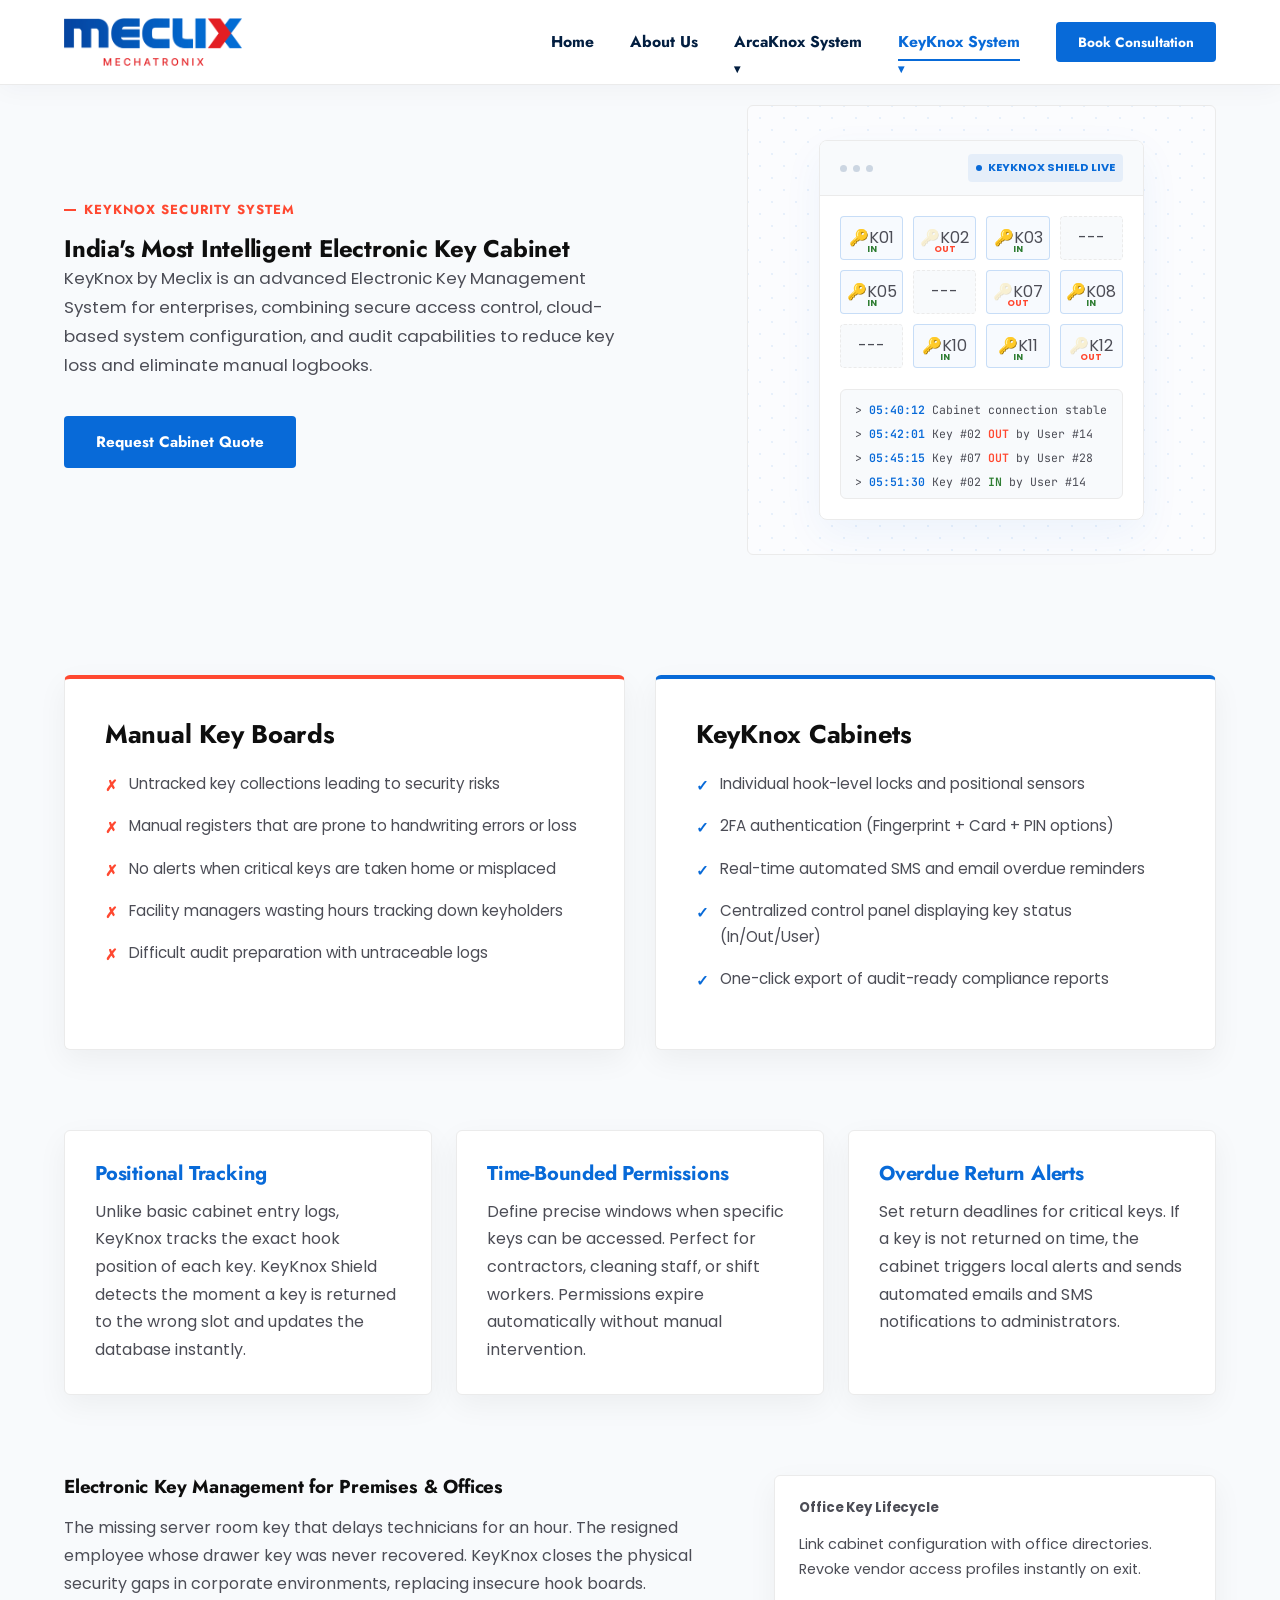
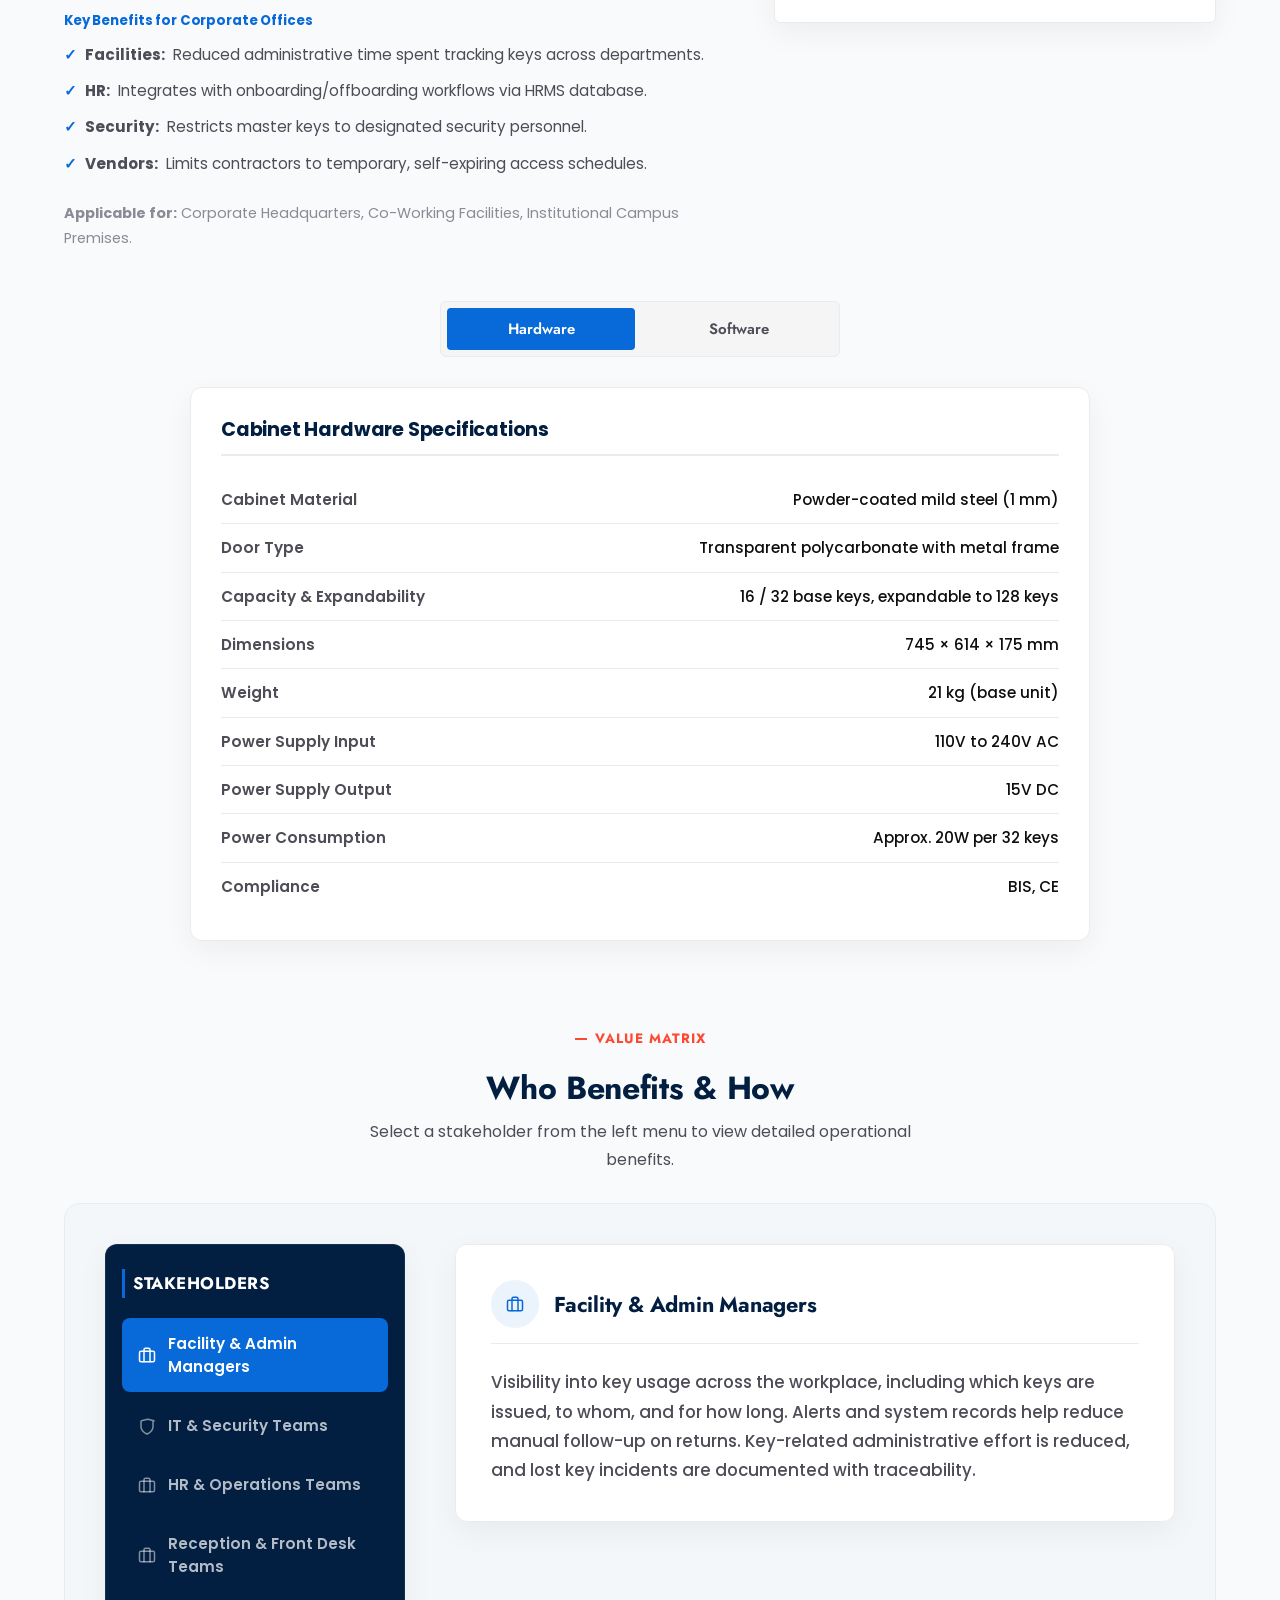
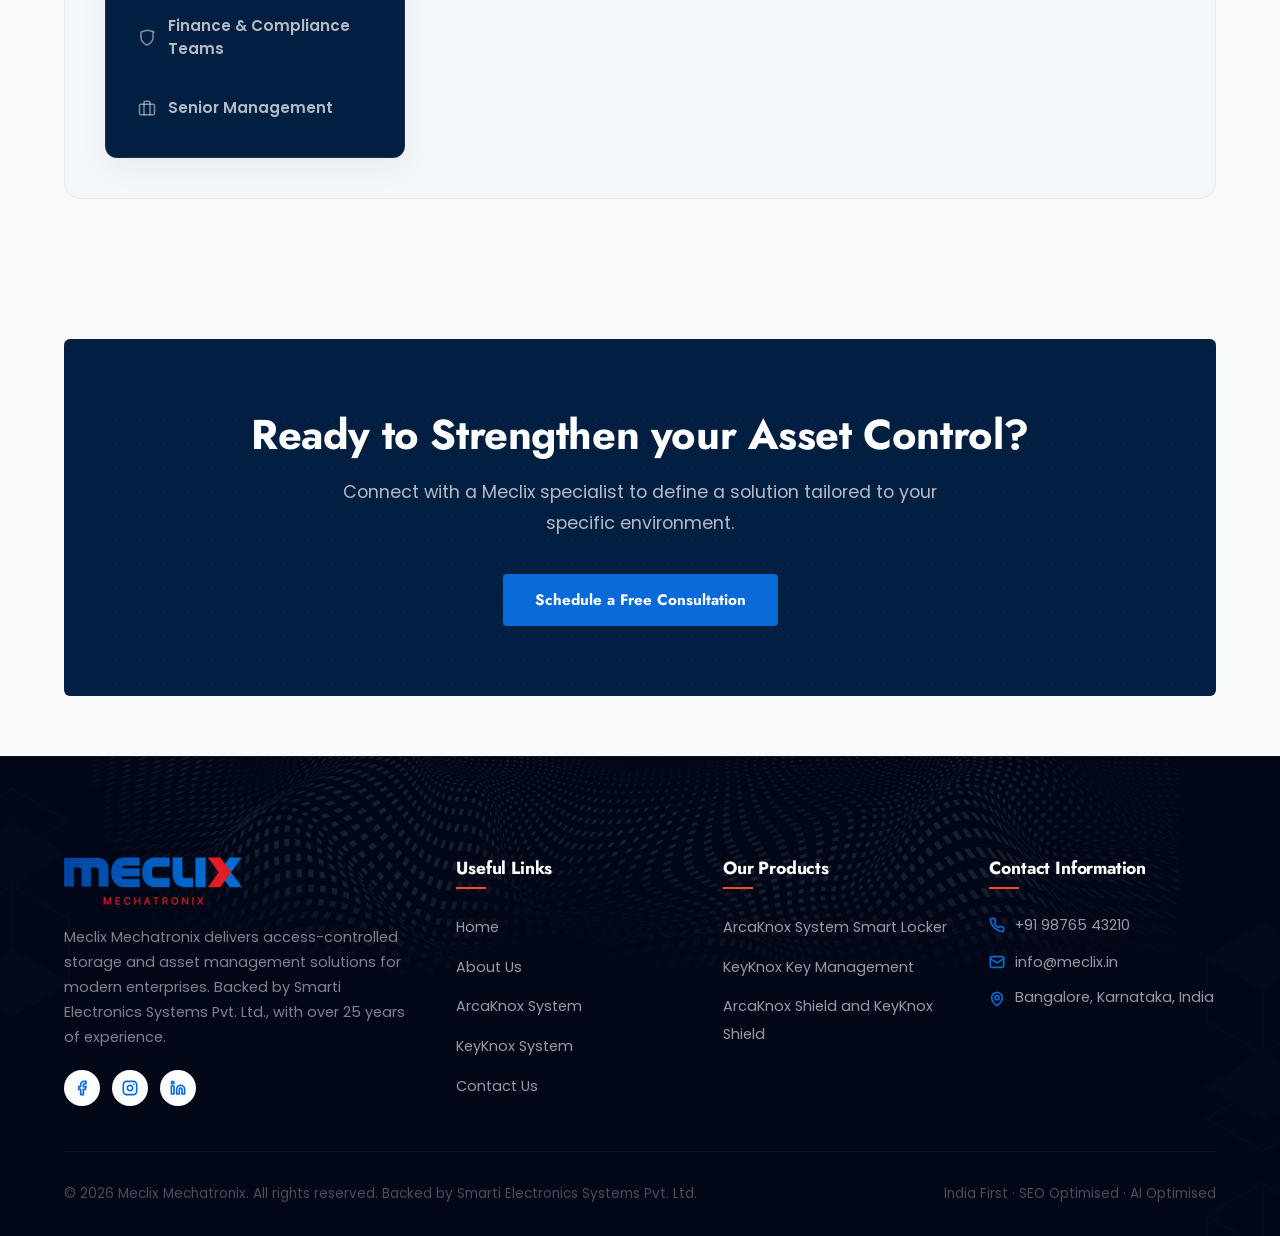
<file: premise-workplace.html>
<!DOCTYPE html>
<html lang="en">
<head>
  <meta charset="UTF-8">
  <meta name="viewport" content="width=device-width, initial-scale=1.0">
  <title>KeyKnox Key Management for Workplace | Meclix Mechatronix</title>
  <meta name="description" content="Electronic key control cabinets for corporate offices, workspaces, and campuses. Time-bound permissions, exit integration, and full audit logs.">
  <link rel="stylesheet" href="index.css">
</head>
<body>

  <!-- ==========================================================================
       HEADER & NAVIGATION
       ========================================================================== -->
    <header class="site-header" id="site-header">
    <div class="header-container">
      <a class="logo-link" href="index.html" style="display: inline-block; padding: 5px 0;">
        <img src="assets/images/new_logo.png" alt="Meclix Mechatronix" style="max-height: 48px; width: auto; display: block;">
      </a>
      
      <button class="menu-toggle" id="menu-toggle" aria-label="Toggle menu">
        <svg width="24" height="24" viewBox="0 0 24 24" fill="none" stroke="currentColor" stroke-width="2" stroke-linecap="round" stroke-linejoin="round"><line x1="3" y1="12" x2="21" y2="12"></line><line x1="3" y1="6" x2="21" y2="6"></line><line x1="3" y1="18" x2="21" y2="18"></line></svg>
      </button>

      <nav class="nav-menu" id="nav-menu">
        <a class="nav-link" href="index.html">Home</a>
        <a class="nav-link" href="about.html">About Us</a>
        <div class="nav-dropdown">
          <a class="nav-link dropdown-toggle" href="lockers.html">ArcaKnox System</a>
          <ul class="dropdown-menu">
            <li><a href="lockers.html">Employee Assets</a></li>
            <li><a href="it-lockers.html">IT Assets</a></li>
            <li><a href="visitor-lockers.html">Visitor Assets</a></li>
            <li><a href="tool-lockers.html">Tool Kits</a></li>
          </ul>
        </div>
        <div class="nav-dropdown">
          <a class="nav-link dropdown-toggle active" href="keyknox.html">KeyKnox System</a>
          <ul class="dropdown-menu">
            <li><a href="keyknox.html">Fleet & Vehicles</a></li>
            <li><a href="server-racks.html">Server Racks</a></li>
            <li><a href="premise-workplace.html" class="active">Premise & Workplace</a></li>
            <li><a href="plant-maintenance.html">Plant & Maintenance</a></li>
          </ul>
        </div>
        <div class="nav-cta">
          <button class="btn btn-primary btn-sm btn-consultation-trigger">Book Consultation</button>
        </div>
      </nav>
    </div>
  </header>

  <main>
    <div class="container">
      
      <!-- Product Hero -->
      <div class="hero-wrapper" style="min-height: auto; margin-bottom: 80px; margin-top: 20px;">
        <div class="hero-content">
          <span class="eyebrow">KeyKnox Security System</span>
          <h2>India's Most Intelligent Electronic Key Cabinet</h2>
          <p>KeyKnox by Meclix is an advanced Electronic Key Management System for enterprises, combining secure access control, cloud-based system configuration, and audit capabilities to reduce key loss and eliminate manual logbooks.</p>
          <button class="btn btn-primary btn-consultation-trigger">Request Cabinet Quote</button>
        </div>
        <div class="hero-visual">
          <div class="tech-grid-bg"></div>
          <div class="floating-box">
            <div class="floating-box-header">
              <div class="circle-indicators">
                <span></span><span></span><span></span>
              </div>
              <div class="live-badge">
                <span class="live-dot"></span>KeyKnox Shield Live
              </div>
            </div>
            <div class="floating-box-body">
              <div class="cabinet-sim">
                <div class="key-hook active-key in"><span class="key-tag">K01</span><span class="led"></span></div>
                <div class="key-hook active-key out"><span class="key-tag">K02</span><span class="led"></span></div>
                <div class="key-hook active-key in"><span class="key-tag">K03</span><span class="led"></span></div>
                <div class="key-hook"><span class="key-tag">---</span><span class="led"></span></div>
                
                <div class="key-hook active-key in"><span class="key-tag">K05</span><span class="led"></span></div>
                <div class="key-hook"><span class="key-tag">---</span><span class="led"></span></div>
                <div class="key-hook active-key out"><span class="key-tag">K07</span><span class="led"></span></div>
                <div class="key-hook active-key in"><span class="key-tag">K08</span><span class="led"></span></div>
                
                <div class="key-hook"><span class="key-tag">---</span><span class="led"></span></div>
                <div class="key-hook active-key in"><span class="key-tag">K10</span><span class="led"></span></div>
                <div class="key-hook active-key in"><span class="key-tag">K11</span><span class="led"></span></div>
                <div class="key-hook active-key out"><span class="key-tag">K12</span><span class="led"></span></div>
              </div>
              <div class="sim-events" id="sim-events-list">
                <div class="sim-event-line">> <span class="cyan">05:40:12</span> Cabinet connection stable</div>
                <div class="sim-event-line">> <span class="cyan">05:42:01</span> Key #02 <span class="red">OUT</span> by User #14</div>
                <div class="sim-event-line">> <span class="cyan">05:45:15</span> Key #07 <span class="red">OUT</span> by User #28</div>
                <div class="sim-event-line">> <span class="cyan">05:51:30</span> Key #02 <span class="green">IN</span> by User #14</div>
              </div>
            </div>
          </div>
        </div>
      </div>

      <!-- The Problem Comparison -->
      <div class="problem-grid">
        <div class="problem-compare-card card-panel bad">
          <h3>Manual Key Boards</h3>
          <ul class="problem-bullets">
            <li>Untracked key collections leading to security risks</li>
            <li>Manual registers that are prone to handwriting errors or loss</li>
            <li>No alerts when critical keys are taken home or misplaced</li>
            <li>Facility managers wasting hours tracking down keyholders</li>
            <li>Difficult audit preparation with untraceable logs</li>
          </ul>
        </div>
        
        <div class="problem-compare-card card-panel good">
          <h3>KeyKnox Cabinets</h3>
          <ul class="problem-bullets">
            <li>Individual hook-level locks and positional sensors</li>
            <li>2FA authentication (Fingerprint + Card + PIN options)</li>
            <li>Real-time automated SMS and email overdue reminders</li>
            <li>Centralized control panel displaying key status (In/Out/User)</li>
            <li>One-click export of audit-ready compliance reports</li>
          </ul>
        </div>
      </div>

      <!-- Features Grid -->
      <div class="features-container-grid">
        <div class="feature-block-card card-panel">
          <h4>Positional Tracking</h4>
          <p>Unlike basic cabinet entry logs, KeyKnox tracks the exact hook position of each key. KeyKnox Shield detects the moment a key is returned to the wrong slot and updates the database instantly.</p>
        </div>
        <div class="feature-block-card card-panel">
          <h4>Time-Bounded Permissions</h4>
          <p>Define precise windows when specific keys can be accessed. Perfect for contractors, cleaning staff, or shift workers. Permissions expire automatically without manual intervention.</p>
        </div>
        <div class="feature-block-card card-panel">
          <h4>Overdue Return Alerts</h4>
          <p>Set return deadlines for critical keys. If a key is not returned on time, the cabinet triggers local alerts and sends automated emails and SMS notifications to administrators.</p>
        </div>
      </div>

      <!-- Tabbed Industry Use Cases -->
      <!-- Sector-Specific Key Governance Content -->
      <div class="key-use-cases-tabs" style="margin-top: 40px;">
        <div class="use-case-tab-content">
          <!-- Premise / Workplace -->
          <div class="use-case-pane active" id="key-usecase-workplace">
            <div class="use-case-left">
              <h3>Electronic Key Management for Premises & Offices</h3>
              <p style="margin: 16px 0;">The missing server room key that delays technicians for an hour. The resigned employee whose drawer key was never recovered. KeyKnox closes the physical security gaps in corporate environments, replacing insecure hook boards.</p>
              
              <h5 style="color: var(--color-primary); margin-bottom: 12px; font-family: var(--font-body);">Key Benefits for Corporate Offices</h5>
              <ul class="benefits-list">
                <li><strong>Facilities:</strong> Reduced administrative time spent tracking keys across departments.</li>
                <li><strong>HR:</strong> Integrates with onboarding/offboarding workflows via HRMS database.</li>
                <li><strong>Security:</strong> Restricts master keys to designated security personnel.</li>
                <li><strong>Vendors:</strong> Limits contractors to temporary, self-expiring access schedules.</li>
              </ul>
              <p style="margin-top: 16px; font-size: 0.9rem; color: var(--color-text-muted);"><strong>Applicable for:</strong> Corporate Headquarters, Co-Working Facilities, Institutional Campus Premises.</p>
            </div>
            <div class="use-case-right card-panel" style="padding: 24px;">
              <h5 style="font-family: var(--font-body); color: var(--color-text-headings); margin-bottom: 16px;">Office Key Lifecycle</h5>
              <p style="font-size: 0.9rem; margin-bottom: 16px;">Link cabinet configuration with office directories. Revoke vendor access profiles instantly on exit.</p>
            </div>
          </div>

            <!-- Integrated Technical & Software Specifications (Tabbed) -->
            <div class="specs-tabs-wrapper">
              <div class="specs-tab-nav">
                <button class="specs-tab-btn active" data-tab="specs-hw-cabinet">Hardware</button>
                <button class="specs-tab-btn" data-tab="specs-sw-cabinet">Software</button>
              </div>
              <div class="specs-tab-content">
                <!-- Hardware Specs -->
                <div class="specs-tab-pane active" id="specs-hw-cabinet">
                  <div class="spec-table-block card-panel" style="padding: 30px; background: #ffffff; border-radius: 12px; border: 1px solid var(--border-light); max-width: 900px; margin: 0 auto; box-shadow: var(--shadow-normal);">
                    <h4 style="font-size: 1.2rem; color: var(--color-navy); margin-top: 0; margin-bottom: 20px; font-family: var(--font-secondary); border-bottom: 2px solid var(--border-light); padding-bottom: 12px; font-weight: 700;">Cabinet Hardware Specifications</h4>
                    <table style="width: 100%; border-collapse: collapse; font-size: 0.95rem; line-height: 1.8;">
                      <tbody>
                        <tr style="border-bottom: 1px solid var(--border-light);"><td style="padding: 10px 0; font-weight: 600; color: #4c4d56;">Cabinet Material</td><td style="padding: 10px 0; text-align: right; color: #0e0e0e; font-weight: 500;">Powder-coated mild steel (1 mm)</td></tr>
                        <tr style="border-bottom: 1px solid var(--border-light);"><td style="padding: 10px 0; font-weight: 600; color: #4c4d56;">Door Type</td><td style="padding: 10px 0; text-align: right; color: #0e0e0e; font-weight: 500;">Transparent polycarbonate with metal frame</td></tr>
                        <tr style="border-bottom: 1px solid var(--border-light);"><td style="padding: 10px 0; font-weight: 600; color: #4c4d56;">Capacity & Expandability</td><td style="padding: 10px 0; text-align: right; color: #0e0e0e; font-weight: 500;">16 / 32 base keys, expandable to 128 keys</td></tr>
                        <tr style="border-bottom: 1px solid var(--border-light);"><td style="padding: 10px 0; font-weight: 600; color: #4c4d56;">Dimensions</td><td style="padding: 10px 0; text-align: right; color: #0e0e0e; font-weight: 500;">745 × 614 × 175 mm</td></tr>
                        <tr style="border-bottom: 1px solid var(--border-light);"><td style="padding: 10px 0; font-weight: 600; color: #4c4d56;">Weight</td><td style="padding: 10px 0; text-align: right; color: #0e0e0e; font-weight: 500;">21 kg (base unit)</td></tr>
                        <tr style="border-bottom: 1px solid var(--border-light);"><td style="padding: 10px 0; font-weight: 600; color: #4c4d56;">Power Supply Input</td><td style="padding: 10px 0; text-align: right; color: #0e0e0e; font-weight: 500;">110V to 240V AC</td></tr>
                        <tr style="border-bottom: 1px solid var(--border-light);"><td style="padding: 10px 0; font-weight: 600; color: #4c4d56;">Power Supply Output</td><td style="padding: 10px 0; text-align: right; color: #0e0e0e; font-weight: 500;">15V DC</td></tr>
                        <tr style="border-bottom: 1px solid var(--border-light);"><td style="padding: 10px 0; font-weight: 600; color: #4c4d56;">Power Consumption</td><td style="padding: 10px 0; text-align: right; color: #0e0e0e; font-weight: 500;">Approx. 20W per 32 keys</td></tr>
                        <tr><td style="padding: 10px 0; font-weight: 600; color: #4c4d56;">Compliance</td><td style="padding: 10px 0; text-align: right; color: #0e0e0e; font-weight: 500;">BIS, CE</td></tr>
                      </tbody>
                    </table>
                  </div>
                </div>

                <!-- Software Specs -->
                <div class="specs-tab-pane" id="specs-sw-cabinet">
                  <div class="spec-table-block card-panel" style="padding: 30px; background: #ffffff; border-radius: 12px; border: 1px solid var(--border-light); max-width: 900px; margin: 0 auto; box-shadow: var(--shadow-normal);">
                    <h4 style="font-size: 1.2rem; color: var(--color-navy); margin-top: 0; margin-bottom: 20px; font-family: var(--font-secondary); border-bottom: 2px solid var(--border-light); padding-bottom: 12px; font-weight: 700;">Software & System Specifications</h4>
                    <table style="width: 100%; border-collapse: collapse; font-size: 0.95rem; line-height: 1.8;">
                      <tbody>
                        <tr style="border-bottom: 1px solid var(--border-light);"><td style="padding: 10px 0; font-weight: 600; color: #4c4d56;">Locker Management Software</td><td style="padding: 10px 0; text-align: right; color: #0e0e0e; font-weight: 500;">KeyKnox Shield</td></tr>
                        <tr style="border-bottom: 1px solid var(--border-light);"><td style="padding: 10px 0; font-weight: 600; color: #4c4d56;">User Capacity</td><td style="padding: 10px 0; text-align: right; color: #0e0e0e; font-weight: 500;">Up to 500 users per system</td></tr>
                        <tr style="border-bottom: 1px solid var(--border-light);"><td style="padding: 10px 0; font-weight: 600; color: #4c4d56;">Event Storage Capacity</td><td style="padding: 10px 0; text-align: right; color: #0e0e0e; font-weight: 500;">50,000 events</td></tr>
                        <tr style="border-bottom: 1px solid var(--border-light);"><td style="padding: 10px 0; font-weight: 600; color: #4c4d56;">Communication</td><td style="padding: 10px 0; text-align: right; color: #0e0e0e; font-weight: 500;">TCP/IP</td></tr>
                        <tr style="border-bottom: 1px solid var(--border-light);"><td style="padding: 10px 0; font-weight: 600; color: #4c4d56;">RFID Support</td><td style="padding: 10px 0; text-align: right; color: #0e0e0e; font-weight: 500;">125kHz / 13.56MHz</td></tr>
                        <tr style="border-bottom: 1px solid var(--border-light);"><td style="padding: 10px 0; font-weight: 600; color: #4c4d56;">Multi-factor Authentication</td><td style="padding: 10px 0; text-align: right; color: #0e0e0e; font-weight: 500;">RFID, PIN, optional biometric</td></tr>
                        <tr style="border-bottom: 1px solid var(--border-light);"><td style="padding: 10px 0; font-weight: 600; color: #4c4d56;">Key Position Tracking</td><td style="padding: 10px 0; text-align: right; color: #0e0e0e; font-weight: 500;">Hook positional sensors</td></tr>
                        <tr><td style="padding: 10px 0; font-weight: 600; color: #4c4d56;">Compliance Reports</td><td style="padding: 10px 0; text-align: right; color: #0e0e0e; font-weight: 500;">Excel and PDF export support</td></tr>
                      </tbody>
                    </table>
                  </div>
                </div>
              </div>
            </div>

        </div>
      </div>
      
      
      <!-- Value Matrix Section (Interactive Stakeholder Classification) -->
      <div class="section-header" style="margin-top: 60px; margin-bottom: 30px; text-align: center;">
        <span class="eyebrow" style="font-size: 0.85rem; letter-spacing: 1px;">Value Matrix</span>
        <h2 style="font-size: 2rem; color: #021e40; margin: 5px 0 10px 0;">Who Benefits & How</h2>
        <p style="color: var(--color-body); font-size: 1rem; max-width: 600px; margin: 0 auto;">Select a stakeholder from the left menu to view detailed operational benefits.</p>
      </div>

      <div class="locker-redesign-container" style="margin-top: 30px;">
        <!-- Stakeholder Sidebar Menu -->
        <aside class="locker-sidebar">
          <div class="locker-sidebar-title">Stakeholders</div>
          <ul class="locker-sidebar-menu">
            <li class="locker-sidebar-item active" data-tab="facility-admin-managers">
              <button>
                <svg xmlns="http://www.w3.org/2000/svg" width="18" height="18" viewBox="0 0 24 24" fill="none" stroke="currentColor" stroke-width="2" stroke-linecap="round" stroke-linejoin="round"><rect width="20" height="14" x="2" y="7" rx="2" ry="2"/><path d="M16 21V5a2 2 0 0 0-2-2h-4a2 2 0 0 0-2 2v16"/></svg>
                Facility & Admin Managers
              </button>
            </li>
            <li class="locker-sidebar-item" data-tab="it-security-teams">
              <button>
                <svg xmlns="http://www.w3.org/2000/svg" width="18" height="18" viewBox="0 0 24 24" fill="none" stroke="currentColor" stroke-width="2" stroke-linecap="round" stroke-linejoin="round"><path d="M20 13c0 5-3.5 7.5-7.66 9.7a1 1 0 0 1-.68 0C7.5 20.5 4 18 4 13V6a1 1 0 0 1 .76-.97l8-2a1 1 0 0 1 .48 0l8 2A1 1 0 0 1 20 6v7z"/></svg>
                IT & Security Teams
              </button>
            </li>
            <li class="locker-sidebar-item" data-tab="hr-operations-teams">
              <button>
                <svg xmlns="http://www.w3.org/2000/svg" width="18" height="18" viewBox="0 0 24 24" fill="none" stroke="currentColor" stroke-width="2" stroke-linecap="round" stroke-linejoin="round"><rect width="20" height="14" x="2" y="7" rx="2" ry="2"/><path d="M16 21V5a2 2 0 0 0-2-2h-4a2 2 0 0 0-2 2v16"/></svg>
                HR & Operations Teams
              </button>
            </li>
            <li class="locker-sidebar-item" data-tab="reception-front-desk-teams">
              <button>
                <svg xmlns="http://www.w3.org/2000/svg" width="18" height="18" viewBox="0 0 24 24" fill="none" stroke="currentColor" stroke-width="2" stroke-linecap="round" stroke-linejoin="round"><rect width="20" height="14" x="2" y="7" rx="2" ry="2"/><path d="M16 21V5a2 2 0 0 0-2-2h-4a2 2 0 0 0-2 2v16"/></svg>
                Reception & Front Desk Teams
              </button>
            </li>
            <li class="locker-sidebar-item" data-tab="finance-compliance-teams">
              <button>
                <svg xmlns="http://www.w3.org/2000/svg" width="18" height="18" viewBox="0 0 24 24" fill="none" stroke="currentColor" stroke-width="2" stroke-linecap="round" stroke-linejoin="round"><path d="M20 13c0 5-3.5 7.5-7.66 9.7a1 1 0 0 1-.68 0C7.5 20.5 4 18 4 13V6a1 1 0 0 1 .76-.97l8-2a1 1 0 0 1 .48 0l8 2A1 1 0 0 1 20 6v7z"/></svg>
                Finance & Compliance Teams
              </button>
            </li>
            <li class="locker-sidebar-item" data-tab="senior-management">
              <button>
                <svg xmlns="http://www.w3.org/2000/svg" width="18" height="18" viewBox="0 0 24 24" fill="none" stroke="currentColor" stroke-width="2" stroke-linecap="round" stroke-linejoin="round"><rect width="20" height="14" x="2" y="7" rx="2" ry="2"/><path d="M16 21V5a2 2 0 0 0-2-2h-4a2 2 0 0 0-2 2v16"/></svg>
                Senior Management
              </button>
            </li>
          </ul>
        </aside>

        <!-- Stakeholder Content Area -->
        <div class="locker-content-area">
          <!-- Pane: Facility & Admin Managers -->
          <div class="locker-pane active" id="pane-facility-admin-managers">
            <div class="stakeholder-card card-panel" style="padding: 35px; background: #ffffff; border-radius: 12px; border: 1px solid var(--border-light); box-shadow: var(--shadow-normal);">
              <div style="display: flex; align-items: center; gap: 15px; margin-bottom: 24px; border-bottom: 1px solid var(--border-light); padding-bottom: 15px;">
                <div style="width: 48px; height: 48px; background: rgba(8, 106, 216, 0.08); color: var(--color-primary); border-radius: 50%; display: flex; align-items: center; justify-content: center; flex-shrink: 0;">
                  <svg xmlns="http://www.w3.org/2000/svg" width="18" height="18" viewBox="0 0 24 24" fill="none" stroke="currentColor" stroke-width="2" stroke-linecap="round" stroke-linejoin="round"><rect width="20" height="14" x="2" y="7" rx="2" ry="2"/><path d="M16 21V5a2 2 0 0 0-2-2h-4a2 2 0 0 0-2 2v16"/></svg>
                </div>
                <h4 style="margin: 0; font-size: 1.35rem; color: var(--color-navy); font-weight: 700;">Facility & Admin Managers</h4>
              </div>
              <p style="font-size: 1.05rem; line-height: 1.75; color: var(--color-body); font-weight: 500; margin: 0;">
                Visibility into key usage across the workplace, including which keys are issued, to whom, and for how long. Alerts and system records help reduce manual follow-up on returns. Key-related administrative effort is reduced, and lost key incidents are documented with traceability.
              </p>
            </div>
          </div>

          <!-- Pane: IT & Security Teams -->
          <div class="locker-pane" id="pane-it-security-teams">
            <div class="stakeholder-card card-panel" style="padding: 35px; background: #ffffff; border-radius: 12px; border: 1px solid var(--border-light); box-shadow: var(--shadow-normal);">
              <div style="display: flex; align-items: center; gap: 15px; margin-bottom: 24px; border-bottom: 1px solid var(--border-light); padding-bottom: 15px;">
                <div style="width: 48px; height: 48px; background: rgba(8, 106, 216, 0.08); color: var(--color-primary); border-radius: 50%; display: flex; align-items: center; justify-content: center; flex-shrink: 0;">
                  <svg xmlns="http://www.w3.org/2000/svg" width="18" height="18" viewBox="0 0 24 24" fill="none" stroke="currentColor" stroke-width="2" stroke-linecap="round" stroke-linejoin="round"><path d="M20 13c0 5-3.5 7.5-7.66 9.7a1 1 0 0 1-.68 0C7.5 20.5 4 18 4 13V6a1 1 0 0 1 .76-.97l8-2a1 1 0 0 1 .48 0l8 2A1 1 0 0 1 20 6v7z"/></svg>
                </div>
                <h4 style="margin: 0; font-size: 1.35rem; color: var(--color-navy); font-weight: 700;">IT & Security Teams</h4>
              </div>
              <p style="font-size: 1.05rem; line-height: 1.75; color: var(--color-body); font-weight: 500; margin: 0;">
                Controlled access to server room, network room, and data centre keys based on defined permissions for authorised personnel. Access logs are maintained for all key usage related to sensitive infrastructure areas. Access permissions can be updated or revoked as part of administrative workflows.
              </p>
            </div>
          </div>

          <!-- Pane: HR & Operations Teams -->
          <div class="locker-pane" id="pane-hr-operations-teams">
            <div class="stakeholder-card card-panel" style="padding: 35px; background: #ffffff; border-radius: 12px; border: 1px solid var(--border-light); box-shadow: var(--shadow-normal);">
              <div style="display: flex; align-items: center; gap: 15px; margin-bottom: 24px; border-bottom: 1px solid var(--border-light); padding-bottom: 15px;">
                <div style="width: 48px; height: 48px; background: rgba(8, 106, 216, 0.08); color: var(--color-primary); border-radius: 50%; display: flex; align-items: center; justify-content: center; flex-shrink: 0;">
                  <svg xmlns="http://www.w3.org/2000/svg" width="18" height="18" viewBox="0 0 24 24" fill="none" stroke="currentColor" stroke-width="2" stroke-linecap="round" stroke-linejoin="round"><rect width="20" height="14" x="2" y="7" rx="2" ry="2"/><path d="M16 21V5a2 2 0 0 0-2-2h-4a2 2 0 0 0-2 2v16"/></svg>
                </div>
                <h4 style="margin: 0; font-size: 1.35rem; color: var(--color-navy); font-weight: 700;">HR & Operations Teams</h4>
              </div>
              <p style="font-size: 1.05rem; line-height: 1.75; color: var(--color-body); font-weight: 500; margin: 0;">
                Key access provisioning and revocation can be managed in line with employee lifecycle processes. Reduces dependency on manual key collection during onboarding and off-boarding. Contractor and vendor access can be configured with defined usage controls and time-bound permissions.
              </p>
            </div>
          </div>

          <!-- Pane: Reception & Front Desk Teams -->
          <div class="locker-pane" id="pane-reception-front-desk-teams">
            <div class="stakeholder-card card-panel" style="padding: 35px; background: #ffffff; border-radius: 12px; border: 1px solid var(--border-light); box-shadow: var(--shadow-normal);">
              <div style="display: flex; align-items: center; gap: 15px; margin-bottom: 24px; border-bottom: 1px solid var(--border-light); padding-bottom: 15px;">
                <div style="width: 48px; height: 48px; background: rgba(8, 106, 216, 0.08); color: var(--color-primary); border-radius: 50%; display: flex; align-items: center; justify-content: center; flex-shrink: 0;">
                  <svg xmlns="http://www.w3.org/2000/svg" width="18" height="18" viewBox="0 0 24 24" fill="none" stroke="currentColor" stroke-width="2" stroke-linecap="round" stroke-linejoin="round"><rect width="20" height="14" x="2" y="7" rx="2" ry="2"/><path d="M16 21V5a2 2 0 0 0-2-2h-4a2 2 0 0 0-2 2v16"/></svg>
                </div>
                <h4 style="margin: 0; font-size: 1.35rem; color: var(--color-navy); font-weight: 700;">Reception & Front Desk Teams</h4>
              </div>
              <p style="font-size: 1.05rem; line-height: 1.75; color: var(--color-body); font-weight: 500; margin: 0;">
                Key issuance for visitors and contractors is supported through a structured system, reducing reliance on manual registers. Improves visibility into key allocation and reduces the need for manual tracking and follow-up.
              </p>
            </div>
          </div>

          <!-- Pane: Finance & Compliance Teams -->
          <div class="locker-pane" id="pane-finance-compliance-teams">
            <div class="stakeholder-card card-panel" style="padding: 35px; background: #ffffff; border-radius: 12px; border: 1px solid var(--border-light); box-shadow: var(--shadow-normal);">
              <div style="display: flex; align-items: center; gap: 15px; margin-bottom: 24px; border-bottom: 1px solid var(--border-light); padding-bottom: 15px;">
                <div style="width: 48px; height: 48px; background: rgba(8, 106, 216, 0.08); color: var(--color-primary); border-radius: 50%; display: flex; align-items: center; justify-content: center; flex-shrink: 0;">
                  <svg xmlns="http://www.w3.org/2000/svg" width="18" height="18" viewBox="0 0 24 24" fill="none" stroke="currentColor" stroke-width="2" stroke-linecap="round" stroke-linejoin="round"><path d="M20 13c0 5-3.5 7.5-7.66 9.7a1 1 0 0 1-.68 0C7.5 20.5 4 18 4 13V6a1 1 0 0 1 .76-.97l8-2a1 1 0 0 1 .48 0l8 2A1 1 0 0 1 20 6v7z"/></svg>
                </div>
                <h4 style="margin: 0; font-size: 1.35rem; color: var(--color-navy); font-weight: 700;">Finance & Compliance Teams</h4>
              </div>
              <p style="font-size: 1.05rem; line-height: 1.75; color: var(--color-body); font-weight: 500; margin: 0;">
                Documented audit trails for key access support internal audits and compliance reviews. Key-related incidents are recorded with usage history. Contractor access logs provide traceability for third-party key usage.
              </p>
            </div>
          </div>

          <!-- Pane: Senior Management -->
          <div class="locker-pane" id="pane-senior-management">
            <div class="stakeholder-card card-panel" style="padding: 35px; background: #ffffff; border-radius: 12px; border: 1px solid var(--border-light); box-shadow: var(--shadow-normal);">
              <div style="display: flex; align-items: center; gap: 15px; margin-bottom: 24px; border-bottom: 1px solid var(--border-light); padding-bottom: 15px;">
                <div style="width: 48px; height: 48px; background: rgba(8, 106, 216, 0.08); color: var(--color-primary); border-radius: 50%; display: flex; align-items: center; justify-content: center; flex-shrink: 0;">
                  <svg xmlns="http://www.w3.org/2000/svg" width="18" height="18" viewBox="0 0 24 24" fill="none" stroke="currentColor" stroke-width="2" stroke-linecap="round" stroke-linejoin="round"><rect width="20" height="14" x="2" y="7" rx="2" ry="2"/><path d="M16 21V5a2 2 0 0 0-2-2h-4a2 2 0 0 0-2 2v16"/></svg>
                </div>
                <h4 style="margin: 0; font-size: 1.35rem; color: var(--color-navy); font-weight: 700;">Senior Management</h4>
              </div>
              <p style="font-size: 1.05rem; line-height: 1.75; color: var(--color-body); font-weight: 500; margin: 0;">
                Improved control over physical access to sensitive areas such as executive offices, finance rooms, IT infrastructure, and document storage. Supports better governance of physical access and helps reduce risks associated with untracked key usage.
              </p>
            </div>
          </div>
        </div>
      </div>
    
      <!-- Page CTA -->
      <div class="global-page-cta">
        <div class="cta-box">
          <div class="tech-grid-bg"></div>
          <h2>Ready to Strengthen your Asset Control?</h2>
          <p>Connect with a Meclix specialist to define a solution tailored to your specific environment.</p>
          <button class="btn btn-primary btn-consultation-trigger">Schedule a Free Consultation</button>
        </div>
      </div>

    </div>
  </main>
    <!-- ==========================================================================
       FOOTER
       ========================================================================== -->
  <footer class="site-footer">
    <div class="container">
      <div class="footer-grid">
        <div class="footer-brand">
          <div class="logo-link" style="margin-bottom: 20px;">
            <img src="assets/images/new_logo.png" alt="Meclix Mechatronix" style="max-height: 48px; width: auto; display: block;">
          </div>
          <p>Meclix Mechatronix delivers access-controlled storage and asset management solutions for modern enterprises. Backed by Smarti Electronics Systems Pvt. Ltd., with over 25 years of experience.</p>
          <div class="footer-social-icons" style="margin-top: 20px; display: flex; gap: 12px;">
            <a href="https://www.facebook.com" target="_blank" style="width: 36px; height: 36px; background: #ffffff; border-radius: 50%; display: flex; align-items: center; justify-content: center; color: #086ad8; transition: all 0.3s ease;"><svg xmlns="http://www.w3.org/2000/svg" width="16" height="16" viewBox="0 0 24 24" fill="none" stroke="currentColor" stroke-width="2.5" stroke-linecap="round" stroke-linejoin="round" class="lucide lucide-facebook"><path d="M18 2h-3a5 5 0 0 0-5 5v3H7v4h3v8h4v-8h3l1-4h-4V7a1 1 0 0 1 1-1h3z"/></svg></a>
            <a href="https://www.instagram.com" target="_blank" style="width: 36px; height: 36px; background: #ffffff; border-radius: 50%; display: flex; align-items: center; justify-content: center; color: #086ad8; transition: all 0.3s ease;"><svg xmlns="http://www.w3.org/2000/svg" width="16" height="16" viewBox="0 0 24 24" fill="none" stroke="currentColor" stroke-width="2.5" stroke-linecap="round" stroke-linejoin="round" class="lucide lucide-instagram"><rect width="20" height="20" x="2" y="2" rx="5" ry="5"/><path d="M16 11.37A4 4 0 1 1 12.63 8 4 4 0 0 1 16 11.37z"/><line x1="17.5" x2="17.51" y1="6.5" y2="6.5"/></svg></a>
            <a href="https://www.linkedin.com" target="_blank" style="width: 36px; height: 36px; background: #ffffff; border-radius: 50%; display: flex; align-items: center; justify-content: center; color: #086ad8; transition: all 0.3s ease;"><svg xmlns="http://www.w3.org/2000/svg" width="16" height="16" viewBox="0 0 24 24" fill="none" stroke="currentColor" stroke-width="2.5" stroke-linecap="round" stroke-linejoin="round" class="lucide lucide-linkedin"><path d="M16 8a6 6 0 0 1 6 6v7h-4v-7a2 2 0 0 0-2-2 2 2 0 0 0-2 2v7h-4v-7a6 6 0 0 1 6-6z"/><rect width="4" height="12" x="2" y="9"/><circle cx="4" cy="4" r="2"/></svg></a>
          </div>
        </div>
        <div class="footer-col">
          <h5>Useful Links</h5>
          <ul class="footer-links">
            <li><a href="index.html">Home</a></li>
            <li><a href="about.html">About Us</a></li>
            <li><a href="lockers.html">ArcaKnox System</a></li>
            <li><a href="keyknox.html">KeyKnox System</a></li>
            <li><a href="javascript:void(0);" class="btn-consultation-trigger">Contact Us</a></li>
          </ul>
        </div>
        <div class="footer-col">
          <h5>Our Products</h5>
          <ul class="footer-links">
            <li><a href="lockers.html">ArcaKnox System Smart Locker</a></li>
            <li><a href="keyknox.html">KeyKnox Key Management</a></li>
            <li><a href="software.html">ArcaKnox Shield and KeyKnox Shield</a></li>
          </ul>
        </div>
        <div class="footer-col">
          <h5>Contact Information</h5>
          <ul class="footer-links-contact" style="list-style: none;">
            <li style="margin-bottom: 12px; display: flex; align-items: center; gap: 10px;">
              <span style="color: #086ad8; display: flex; align-items: center; min-width: 16px;"><svg xmlns="http://www.w3.org/2000/svg" width="16" height="16" viewBox="0 0 24 24" fill="none" stroke="currentColor" stroke-width="2.5" stroke-linecap="round" stroke-linejoin="round" class="lucide lucide-phone"><path d="M22 16.92v3a2 2 0 0 1-2.18 2 19.79 19.79 0 0 1-8.63-3.07 19.5 19.5 0 0 1-6-6 19.79 19.79 0 0 1-3.07-8.67A2 2 0 0 1 4.11 2h3a2 2 0 0 1 2 1.72 12.84 12.84 0 0 0 .7 2.81 2 2 0 0 1-.45 2.11L8.09 9.91a16 16 0 0 0 6 6l1.27-1.27a2 2 0 0 1 2.11-.45 12.84 12.84 0 0 0 2.81.7A2 2 0 0 1 22 16.92z"/></svg></span>
              <a href="tel:+919876543210" style="color: rgba(255, 255, 255, 0.6); font-size: 0.9rem;">+91 98765 43210</a>
            </li>
            <li style="margin-bottom: 12px; display: flex; align-items: center; gap: 10px;">
              <span style="color: #086ad8; display: flex; align-items: center; min-width: 16px;"><svg xmlns="http://www.w3.org/2000/svg" width="16" height="16" viewBox="0 0 24 24" fill="none" stroke="currentColor" stroke-width="2.5" stroke-linecap="round" stroke-linejoin="round" class="lucide lucide-mail"><rect width="20" height="16" x="2" y="4" rx="2"/><path d="m22 7-8.97 5.7a1.94 1.94 0 0 1-2.06 0L2 7"/></svg></span>
              <a href="mailto:info@meclix.in" style="color: rgba(255, 255, 255, 0.6); font-size: 0.9rem;">info@meclix.in</a>
            </li>
            <li style="margin-bottom: 12px; display: flex; align-items: start; gap: 10px;">
              <span style="color: #086ad8; display: flex; align-items: center; min-width: 16px; margin-top: 4px;"><svg xmlns="http://www.w3.org/2000/svg" width="16" height="16" viewBox="0 0 24 24" fill="none" stroke="currentColor" stroke-width="2.5" stroke-linecap="round" stroke-linejoin="round" class="lucide lucide-map-pin"><path d="M20 10c0 6-8 12-8 12s-8-6-8-12a8 8 0 0 1 16 0Z"/><circle cx="12" cy="10" r="3"/></svg></span>
              <a href="https://maps.google.com/?q=Bangalore,Karnataka,India" target="_blank" style="color: rgba(255, 255, 255, 0.6); font-size: 0.9rem; line-height: 1.4;">Bangalore, Karnataka, India</a>
            </li>
          </ul>
        </div>
      </div>
      <div class="footer-bottom">
        <p>&copy; 2026 Meclix Mechatronix. All rights reserved. Backed by Smarti Electronics Systems Pvt. Ltd.</p>
        <p>India First · SEO Optimised · AI Optimised</p>
      </div>
    </div>
  </footer>

  <!-- ==========================================================================
       CONSULTATION BOOKING DIALOG (MODAL)
       ========================================================================== -->
  <div class="modal-overlay" id="consultation-modal">
    <div class="modal-box">
      <button class="modal-close-btn" id="modal-close-btn">&times;</button>
      <div id="booking-form-container">
        <div class="modal-header">
          <h3>Schedule a Consultation</h3>
          <p>Book a free technical consultation with a Meclix solutions specialist.</p>
        </div>
        
        <form id="consultation-form" novalidate>
          <div class="form-row">
            <div class="form-group">
              <label class="form-label" for="booking-name">Full Name *</label>
              <input type="text" id="booking-name" class="form-input" required placeholder="John Doe">
            </div>
            <div class="form-group">
              <label class="form-label" for="booking-company">Company *</label>
              <input type="text" id="booking-company" class="form-input" required placeholder="Enterprise Corp">
            </div>
          </div>
          
          <div class="form-row">
            <div class="form-group">
              <label class="form-label" for="booking-email">Work Email *</label>
              <input type="email" id="booking-email" class="form-input" required placeholder="john@company.com">
            </div>
            <div class="form-group">
              <label class="form-label" for="booking-phone">Phone Number *</label>
              <input type="tel" id="booking-phone" class="form-input" required placeholder="+91 99999 99999">
            </div>
          </div>
          
          <div class="form-group">
            <label class="form-label" for="booking-product">Product of Interest *</label>
            <select id="booking-product" class="form-input" required>
              <option value="" disabled selected>Select a product...</option>
              <option value="keyknox">KeyKnox (Electronic Key Management System)</option>
              <option value="arcaknox">ArcaKnox (Smart Locker Systems)</option>
              <option value="both">Both Product Lines</option>
              <option value="software">Shield Software / Integrations</option>
            </select>
          </div>

          
          <div class="form-submit-row">
            <button type="submit" class="btn btn-primary" id="booking-submit-btn">Book Consultation Session</button>
          </div>
        </form>
      </div>

      <div id="booking-success-container" class="booking-success-message">
        <div class="success-icon">✓</div>
        <h4>Consultation Scheduled!</h4>
        <p>Thank you for reaching out. A Meclix Mechatronix security specialist will review your request and contact you shortly.</p>
        <button class="btn btn-primary" id="success-done-btn">Back to Website</button>
      </div>
    </div>
  </div>

  <script src="index.js"></script>
</body>
</html>
</file>
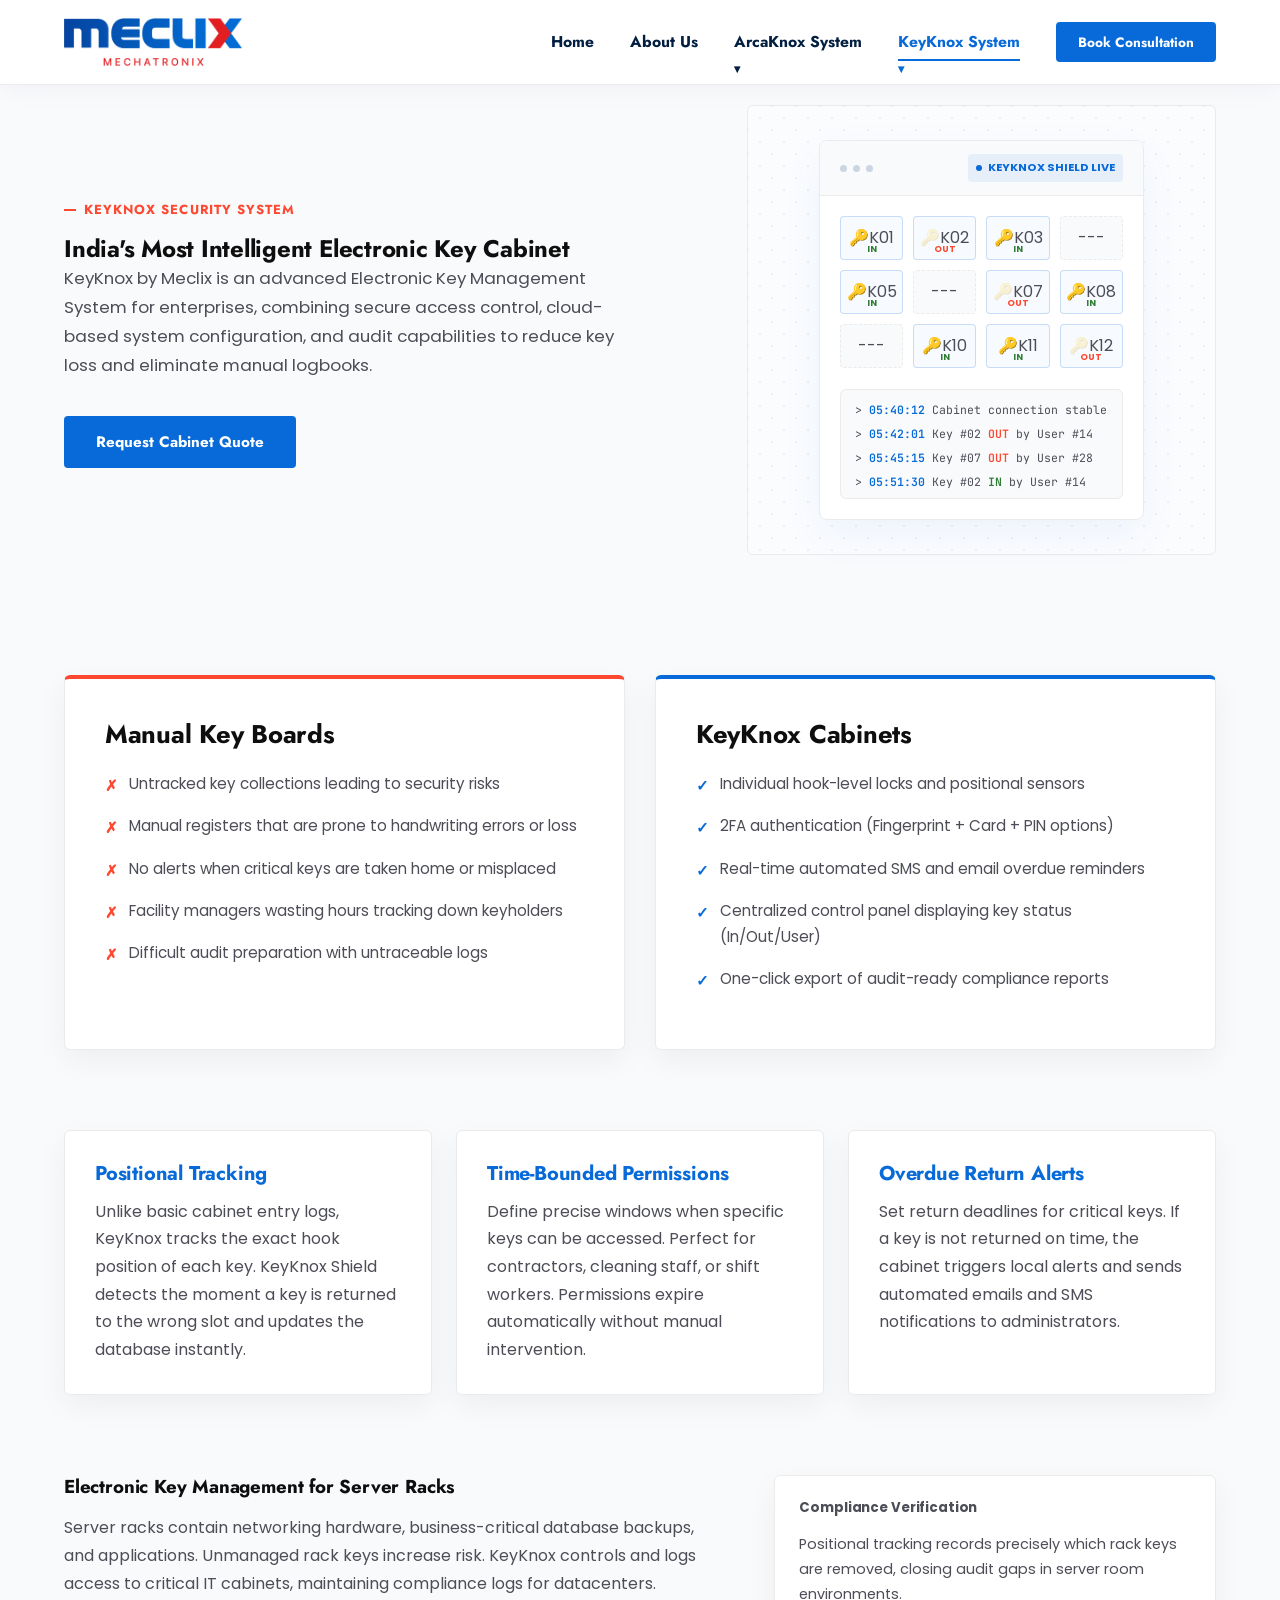
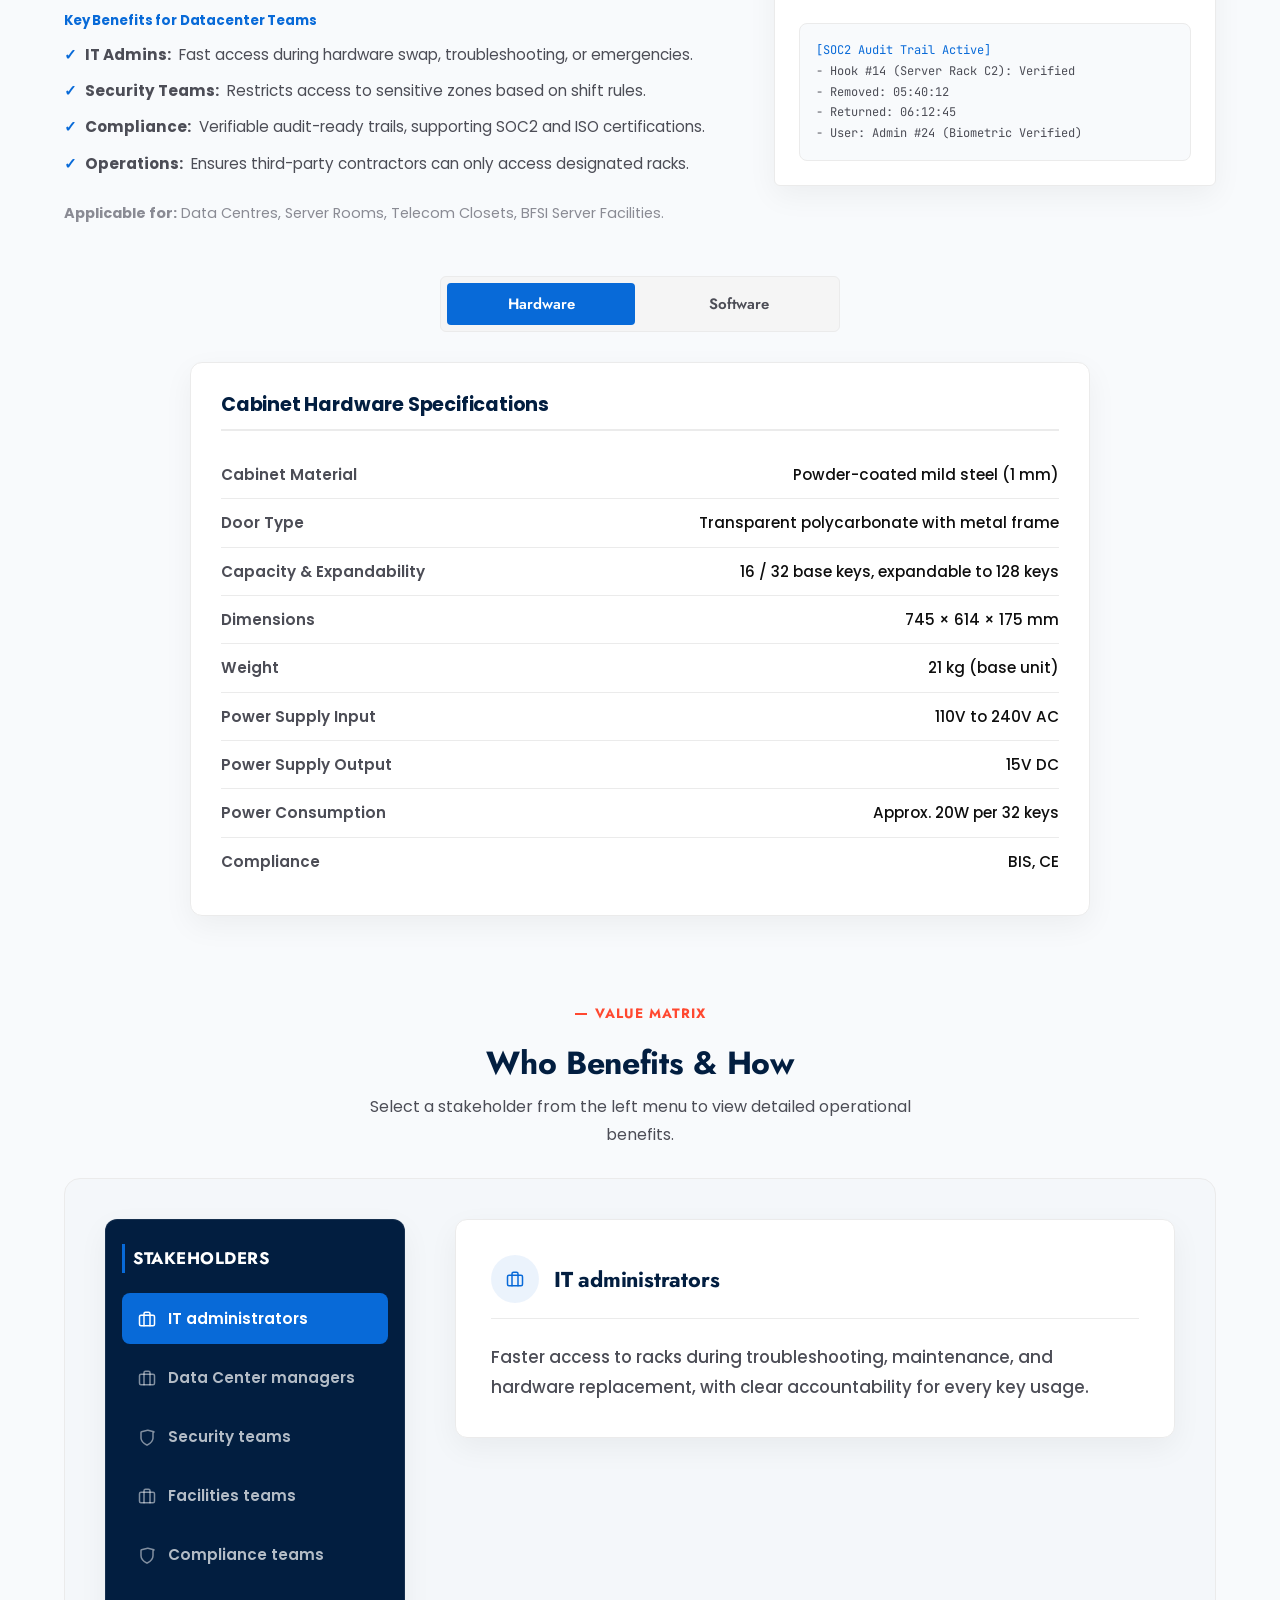
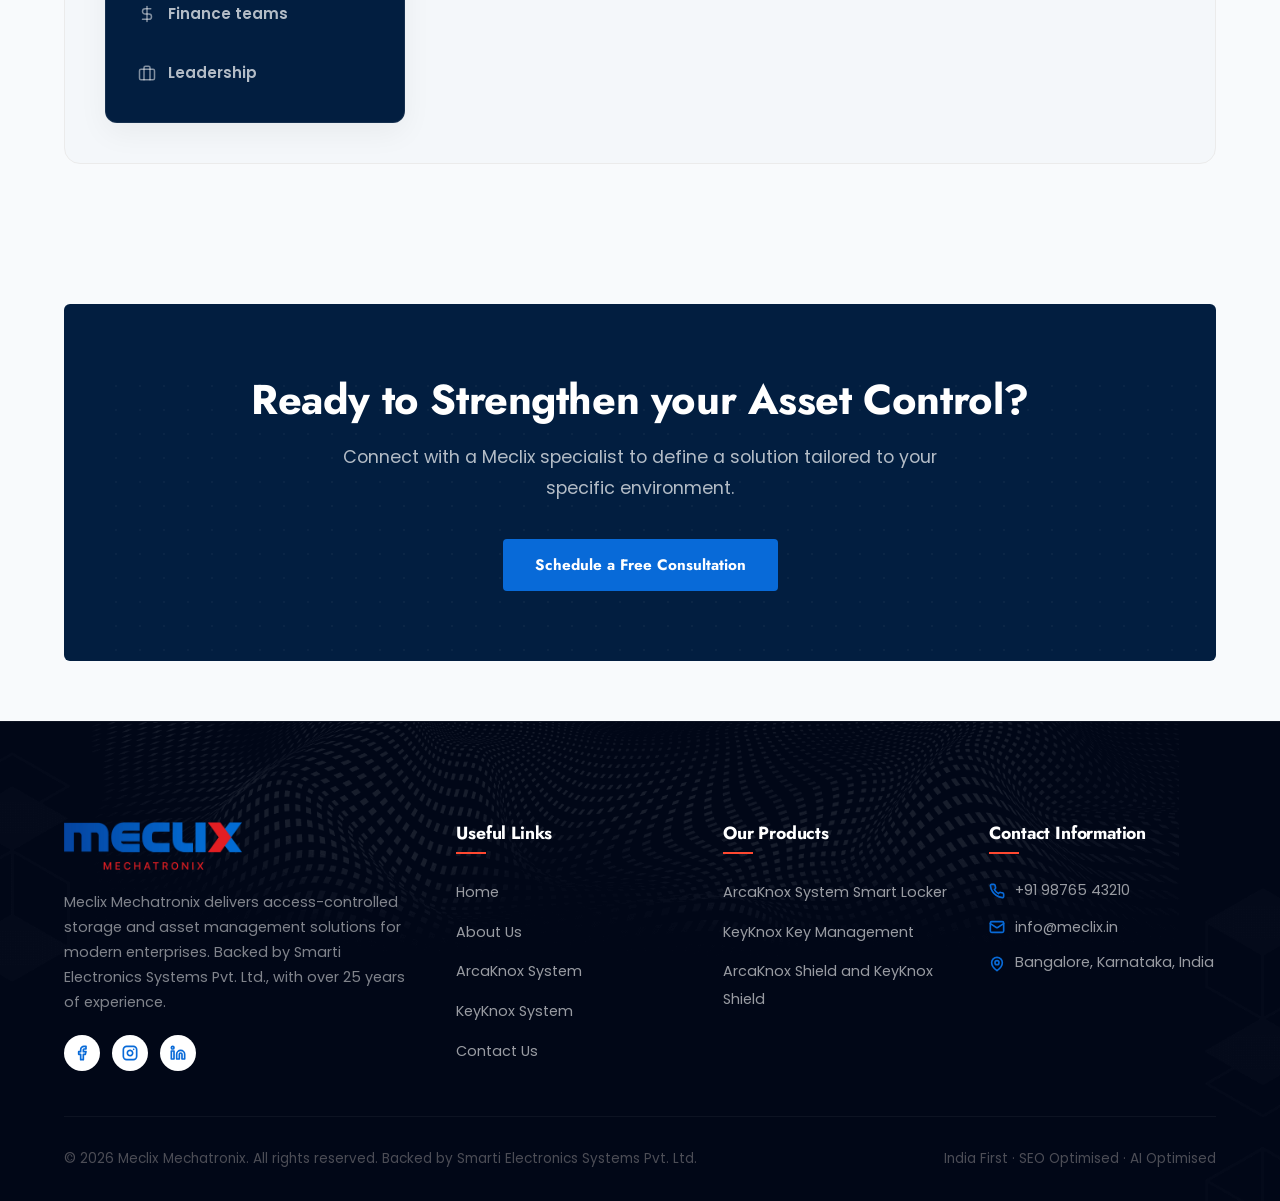
<file: server-racks.html>
<!DOCTYPE html>
<html lang="en">
<head>
  <meta charset="UTF-8">
  <meta name="viewport" content="width=device-width, initial-scale=1.0">
  <title>KeyKnox Key Management for Server Racks | Meclix Mechatronix</title>
  <meta name="description" content="Advanced electronic key cabinets to secure server racks and network closets. Role-based permissions and compliance logging for datacenters.">
  <link rel="stylesheet" href="index.css">
</head>
<body>

  <!-- ==========================================================================
       HEADER & NAVIGATION
       ========================================================================== -->
    <header class="site-header" id="site-header">
    <div class="header-container">
      <a class="logo-link" href="index.html" style="display: inline-block; padding: 5px 0;">
        <img src="assets/images/new_logo.png" alt="Meclix Mechatronix" style="max-height: 48px; width: auto; display: block;">
      </a>
      
      <button class="menu-toggle" id="menu-toggle" aria-label="Toggle menu">
        <svg width="24" height="24" viewBox="0 0 24 24" fill="none" stroke="currentColor" stroke-width="2" stroke-linecap="round" stroke-linejoin="round"><line x1="3" y1="12" x2="21" y2="12"></line><line x1="3" y1="6" x2="21" y2="6"></line><line x1="3" y1="18" x2="21" y2="18"></line></svg>
      </button>

      <nav class="nav-menu" id="nav-menu">
        <a class="nav-link" href="index.html">Home</a>
        <a class="nav-link" href="about.html">About Us</a>
        <div class="nav-dropdown">
          <a class="nav-link dropdown-toggle" href="lockers.html">ArcaKnox System</a>
          <ul class="dropdown-menu">
            <li><a href="lockers.html">Employee Assets</a></li>
            <li><a href="it-lockers.html">IT Assets</a></li>
            <li><a href="visitor-lockers.html">Visitor Assets</a></li>
            <li><a href="tool-lockers.html">Tool Kits</a></li>
          </ul>
        </div>
        <div class="nav-dropdown">
          <a class="nav-link dropdown-toggle active" href="keyknox.html">KeyKnox System</a>
          <ul class="dropdown-menu">
            <li><a href="keyknox.html">Fleet & Vehicles</a></li>
            <li><a href="server-racks.html" class="active">Server Racks</a></li>
            <li><a href="premise-workplace.html">Premise & Workplace</a></li>
            <li><a href="plant-maintenance.html">Plant & Maintenance</a></li>
          </ul>
        </div>
        <div class="nav-cta">
          <button class="btn btn-primary btn-sm btn-consultation-trigger">Book Consultation</button>
        </div>
      </nav>
    </div>
  </header>

  <main>
    <div class="container">
      
      <!-- Product Hero -->
      <div class="hero-wrapper" style="min-height: auto; margin-bottom: 80px; margin-top: 20px;">
        <div class="hero-content">
          <span class="eyebrow">KeyKnox Security System</span>
          <h2>India's Most Intelligent Electronic Key Cabinet</h2>
          <p>KeyKnox by Meclix is an advanced Electronic Key Management System for enterprises, combining secure access control, cloud-based system configuration, and audit capabilities to reduce key loss and eliminate manual logbooks.</p>
          <button class="btn btn-primary btn-consultation-trigger">Request Cabinet Quote</button>
        </div>
        <div class="hero-visual">
          <div class="tech-grid-bg"></div>
          <div class="floating-box">
            <div class="floating-box-header">
              <div class="circle-indicators">
                <span></span><span></span><span></span>
              </div>
              <div class="live-badge">
                <span class="live-dot"></span>KeyKnox Shield Live
              </div>
            </div>
            <div class="floating-box-body">
              <div class="cabinet-sim">
                <div class="key-hook active-key in"><span class="key-tag">K01</span><span class="led"></span></div>
                <div class="key-hook active-key out"><span class="key-tag">K02</span><span class="led"></span></div>
                <div class="key-hook active-key in"><span class="key-tag">K03</span><span class="led"></span></div>
                <div class="key-hook"><span class="key-tag">---</span><span class="led"></span></div>
                
                <div class="key-hook active-key in"><span class="key-tag">K05</span><span class="led"></span></div>
                <div class="key-hook"><span class="key-tag">---</span><span class="led"></span></div>
                <div class="key-hook active-key out"><span class="key-tag">K07</span><span class="led"></span></div>
                <div class="key-hook active-key in"><span class="key-tag">K08</span><span class="led"></span></div>
                
                <div class="key-hook"><span class="key-tag">---</span><span class="led"></span></div>
                <div class="key-hook active-key in"><span class="key-tag">K10</span><span class="led"></span></div>
                <div class="key-hook active-key in"><span class="key-tag">K11</span><span class="led"></span></div>
                <div class="key-hook active-key out"><span class="key-tag">K12</span><span class="led"></span></div>
              </div>
              <div class="sim-events" id="sim-events-list">
                <div class="sim-event-line">> <span class="cyan">05:40:12</span> Cabinet connection stable</div>
                <div class="sim-event-line">> <span class="cyan">05:42:01</span> Key #02 <span class="red">OUT</span> by User #14</div>
                <div class="sim-event-line">> <span class="cyan">05:45:15</span> Key #07 <span class="red">OUT</span> by User #28</div>
                <div class="sim-event-line">> <span class="cyan">05:51:30</span> Key #02 <span class="green">IN</span> by User #14</div>
              </div>
            </div>
          </div>
        </div>
      </div>

      <!-- The Problem Comparison -->
      <div class="problem-grid">
        <div class="problem-compare-card card-panel bad">
          <h3>Manual Key Boards</h3>
          <ul class="problem-bullets">
            <li>Untracked key collections leading to security risks</li>
            <li>Manual registers that are prone to handwriting errors or loss</li>
            <li>No alerts when critical keys are taken home or misplaced</li>
            <li>Facility managers wasting hours tracking down keyholders</li>
            <li>Difficult audit preparation with untraceable logs</li>
          </ul>
        </div>
        
        <div class="problem-compare-card card-panel good">
          <h3>KeyKnox Cabinets</h3>
          <ul class="problem-bullets">
            <li>Individual hook-level locks and positional sensors</li>
            <li>2FA authentication (Fingerprint + Card + PIN options)</li>
            <li>Real-time automated SMS and email overdue reminders</li>
            <li>Centralized control panel displaying key status (In/Out/User)</li>
            <li>One-click export of audit-ready compliance reports</li>
          </ul>
        </div>
      </div>

      <!-- Features Grid -->
      <div class="features-container-grid">
        <div class="feature-block-card card-panel">
          <h4>Positional Tracking</h4>
          <p>Unlike basic cabinet entry logs, KeyKnox tracks the exact hook position of each key. KeyKnox Shield detects the moment a key is returned to the wrong slot and updates the database instantly.</p>
        </div>
        <div class="feature-block-card card-panel">
          <h4>Time-Bounded Permissions</h4>
          <p>Define precise windows when specific keys can be accessed. Perfect for contractors, cleaning staff, or shift workers. Permissions expire automatically without manual intervention.</p>
        </div>
        <div class="feature-block-card card-panel">
          <h4>Overdue Return Alerts</h4>
          <p>Set return deadlines for critical keys. If a key is not returned on time, the cabinet triggers local alerts and sends automated emails and SMS notifications to administrators.</p>
        </div>
      </div>

      <!-- Tabbed Industry Use Cases -->
      <!-- Sector-Specific Key Governance Content -->
      <div class="key-use-cases-tabs" style="margin-top: 40px;">
        <div class="use-case-tab-content">
          <!-- Server Racks -->
          <div class="use-case-pane active" id="key-usecase-servers">
            <div class="use-case-left">
              <h3>Electronic Key Management for Server Racks</h3>
              <p style="margin: 16px 0;">Server racks contain networking hardware, business-critical database backups, and applications. Unmanaged rack keys increase risk. KeyKnox controls and logs access to critical IT cabinets, maintaining compliance logs for datacenters.</p>
              
              <h5 style="color: var(--color-primary); margin-bottom: 12px; font-family: var(--font-body);">Key Benefits for Datacenter Teams</h5>
              <ul class="benefits-list">
                <li><strong>IT Admins:</strong> Fast access during hardware swap, troubleshooting, or emergencies.</li>
                <li><strong>Security Teams:</strong> Restricts access to sensitive zones based on shift rules.</li>
                <li><strong>Compliance:</strong> Verifiable audit-ready trails, supporting SOC2 and ISO certifications.</li>
                <li><strong>Operations:</strong> Ensures third-party contractors can only access designated racks.</li>
              </ul>
              <p style="margin-top: 16px; font-size: 0.9rem; color: var(--color-text-muted);"><strong>Applicable for:</strong> Data Centres, Server Rooms, Telecom Closets, BFSI Server Facilities.</p>
            </div>
            <div class="use-case-right card-panel" style="padding: 24px;">
              <h5 style="font-family: var(--font-body); color: var(--color-text-headings); margin-bottom: 16px;">Compliance Verification</h5>
              <p style="font-size: 0.9rem; margin-bottom: 16px;">Positional tracking records precisely which rack keys are removed, closing audit gaps in server room environments.</p>
              <div style="background: var(--bg-body); padding:16px; border: 1px solid var(--border-light); border-radius:8px; font-family: var(--font-mono); font-size:0.75rem;">
                <span style="color:var(--color-primary);">[SOC2 Audit Trail Active]</span><br>
                - Hook #14 (Server Rack C2): Verified<br>
                - Removed: 05:40:12<br>
                - Returned: 06:12:45<br>
                - User: Admin #24 (Biometric Verified)
              </div>
            </div>
          </div>

            <!-- Integrated Technical & Software Specifications (Tabbed) -->
            <div class="specs-tabs-wrapper">
              <div class="specs-tab-nav">
                <button class="specs-tab-btn active" data-tab="specs-hw-cabinet">Hardware</button>
                <button class="specs-tab-btn" data-tab="specs-sw-cabinet">Software</button>
              </div>
              <div class="specs-tab-content">
                <!-- Hardware Specs -->
                <div class="specs-tab-pane active" id="specs-hw-cabinet">
                  <div class="spec-table-block card-panel" style="padding: 30px; background: #ffffff; border-radius: 12px; border: 1px solid var(--border-light); max-width: 900px; margin: 0 auto; box-shadow: var(--shadow-normal);">
                    <h4 style="font-size: 1.2rem; color: var(--color-navy); margin-top: 0; margin-bottom: 20px; font-family: var(--font-secondary); border-bottom: 2px solid var(--border-light); padding-bottom: 12px; font-weight: 700;">Cabinet Hardware Specifications</h4>
                    <table style="width: 100%; border-collapse: collapse; font-size: 0.95rem; line-height: 1.8;">
                      <tbody>
                        <tr style="border-bottom: 1px solid var(--border-light);"><td style="padding: 10px 0; font-weight: 600; color: #4c4d56;">Cabinet Material</td><td style="padding: 10px 0; text-align: right; color: #0e0e0e; font-weight: 500;">Powder-coated mild steel (1 mm)</td></tr>
                        <tr style="border-bottom: 1px solid var(--border-light);"><td style="padding: 10px 0; font-weight: 600; color: #4c4d56;">Door Type</td><td style="padding: 10px 0; text-align: right; color: #0e0e0e; font-weight: 500;">Transparent polycarbonate with metal frame</td></tr>
                        <tr style="border-bottom: 1px solid var(--border-light);"><td style="padding: 10px 0; font-weight: 600; color: #4c4d56;">Capacity & Expandability</td><td style="padding: 10px 0; text-align: right; color: #0e0e0e; font-weight: 500;">16 / 32 base keys, expandable to 128 keys</td></tr>
                        <tr style="border-bottom: 1px solid var(--border-light);"><td style="padding: 10px 0; font-weight: 600; color: #4c4d56;">Dimensions</td><td style="padding: 10px 0; text-align: right; color: #0e0e0e; font-weight: 500;">745 × 614 × 175 mm</td></tr>
                        <tr style="border-bottom: 1px solid var(--border-light);"><td style="padding: 10px 0; font-weight: 600; color: #4c4d56;">Weight</td><td style="padding: 10px 0; text-align: right; color: #0e0e0e; font-weight: 500;">21 kg (base unit)</td></tr>
                        <tr style="border-bottom: 1px solid var(--border-light);"><td style="padding: 10px 0; font-weight: 600; color: #4c4d56;">Power Supply Input</td><td style="padding: 10px 0; text-align: right; color: #0e0e0e; font-weight: 500;">110V to 240V AC</td></tr>
                        <tr style="border-bottom: 1px solid var(--border-light);"><td style="padding: 10px 0; font-weight: 600; color: #4c4d56;">Power Supply Output</td><td style="padding: 10px 0; text-align: right; color: #0e0e0e; font-weight: 500;">15V DC</td></tr>
                        <tr style="border-bottom: 1px solid var(--border-light);"><td style="padding: 10px 0; font-weight: 600; color: #4c4d56;">Power Consumption</td><td style="padding: 10px 0; text-align: right; color: #0e0e0e; font-weight: 500;">Approx. 20W per 32 keys</td></tr>
                        <tr><td style="padding: 10px 0; font-weight: 600; color: #4c4d56;">Compliance</td><td style="padding: 10px 0; text-align: right; color: #0e0e0e; font-weight: 500;">BIS, CE</td></tr>
                      </tbody>
                    </table>
                  </div>
                </div>

                <!-- Software Specs -->
                <div class="specs-tab-pane" id="specs-sw-cabinet">
                  <div class="spec-table-block card-panel" style="padding: 30px; background: #ffffff; border-radius: 12px; border: 1px solid var(--border-light); max-width: 900px; margin: 0 auto; box-shadow: var(--shadow-normal);">
                    <h4 style="font-size: 1.2rem; color: var(--color-navy); margin-top: 0; margin-bottom: 20px; font-family: var(--font-secondary); border-bottom: 2px solid var(--border-light); padding-bottom: 12px; font-weight: 700;">Software & System Specifications</h4>
                    <table style="width: 100%; border-collapse: collapse; font-size: 0.95rem; line-height: 1.8;">
                      <tbody>
                        <tr style="border-bottom: 1px solid var(--border-light);"><td style="padding: 10px 0; font-weight: 600; color: #4c4d56;">Locker Management Software</td><td style="padding: 10px 0; text-align: right; color: #0e0e0e; font-weight: 500;">KeyKnox Shield</td></tr>
                        <tr style="border-bottom: 1px solid var(--border-light);"><td style="padding: 10px 0; font-weight: 600; color: #4c4d56;">User Capacity</td><td style="padding: 10px 0; text-align: right; color: #0e0e0e; font-weight: 500;">Up to 500 users per system</td></tr>
                        <tr style="border-bottom: 1px solid var(--border-light);"><td style="padding: 10px 0; font-weight: 600; color: #4c4d56;">Event Storage Capacity</td><td style="padding: 10px 0; text-align: right; color: #0e0e0e; font-weight: 500;">50,000 events</td></tr>
                        <tr style="border-bottom: 1px solid var(--border-light);"><td style="padding: 10px 0; font-weight: 600; color: #4c4d56;">Communication</td><td style="padding: 10px 0; text-align: right; color: #0e0e0e; font-weight: 500;">TCP/IP</td></tr>
                        <tr style="border-bottom: 1px solid var(--border-light);"><td style="padding: 10px 0; font-weight: 600; color: #4c4d56;">RFID Support</td><td style="padding: 10px 0; text-align: right; color: #0e0e0e; font-weight: 500;">125kHz / 13.56MHz</td></tr>
                        <tr style="border-bottom: 1px solid var(--border-light);"><td style="padding: 10px 0; font-weight: 600; color: #4c4d56;">Multi-factor Authentication</td><td style="padding: 10px 0; text-align: right; color: #0e0e0e; font-weight: 500;">RFID, PIN, optional biometric</td></tr>
                        <tr style="border-bottom: 1px solid var(--border-light);"><td style="padding: 10px 0; font-weight: 600; color: #4c4d56;">Key Position Tracking</td><td style="padding: 10px 0; text-align: right; color: #0e0e0e; font-weight: 500;">Hook positional sensors</td></tr>
                        <tr><td style="padding: 10px 0; font-weight: 600; color: #4c4d56;">Compliance Reports</td><td style="padding: 10px 0; text-align: right; color: #0e0e0e; font-weight: 500;">Excel and PDF export support</td></tr>
                      </tbody>
                    </table>
                  </div>
                </div>
              </div>
            </div>

        </div>
      </div>
      
      
      <!-- Value Matrix Section (Interactive Stakeholder Classification) -->
      <div class="section-header" style="margin-top: 60px; margin-bottom: 30px; text-align: center;">
        <span class="eyebrow" style="font-size: 0.85rem; letter-spacing: 1px;">Value Matrix</span>
        <h2 style="font-size: 2rem; color: #021e40; margin: 5px 0 10px 0;">Who Benefits & How</h2>
        <p style="color: var(--color-body); font-size: 1rem; max-width: 600px; margin: 0 auto;">Select a stakeholder from the left menu to view detailed operational benefits.</p>
      </div>

      <div class="locker-redesign-container" style="margin-top: 30px;">
        <!-- Stakeholder Sidebar Menu -->
        <aside class="locker-sidebar">
          <div class="locker-sidebar-title">Stakeholders</div>
          <ul class="locker-sidebar-menu">
            <li class="locker-sidebar-item active" data-tab="it-administrators">
              <button>
                <svg xmlns="http://www.w3.org/2000/svg" width="18" height="18" viewBox="0 0 24 24" fill="none" stroke="currentColor" stroke-width="2" stroke-linecap="round" stroke-linejoin="round"><rect width="20" height="14" x="2" y="7" rx="2" ry="2"/><path d="M16 21V5a2 2 0 0 0-2-2h-4a2 2 0 0 0-2 2v16"/></svg>
                IT administrators
              </button>
            </li>
            <li class="locker-sidebar-item" data-tab="data-center-managers">
              <button>
                <svg xmlns="http://www.w3.org/2000/svg" width="18" height="18" viewBox="0 0 24 24" fill="none" stroke="currentColor" stroke-width="2" stroke-linecap="round" stroke-linejoin="round"><rect width="20" height="14" x="2" y="7" rx="2" ry="2"/><path d="M16 21V5a2 2 0 0 0-2-2h-4a2 2 0 0 0-2 2v16"/></svg>
                Data Center managers
              </button>
            </li>
            <li class="locker-sidebar-item" data-tab="security-teams">
              <button>
                <svg xmlns="http://www.w3.org/2000/svg" width="18" height="18" viewBox="0 0 24 24" fill="none" stroke="currentColor" stroke-width="2" stroke-linecap="round" stroke-linejoin="round"><path d="M20 13c0 5-3.5 7.5-7.66 9.7a1 1 0 0 1-.68 0C7.5 20.5 4 18 4 13V6a1 1 0 0 1 .76-.97l8-2a1 1 0 0 1 .48 0l8 2A1 1 0 0 1 20 6v7z"/></svg>
                Security teams
              </button>
            </li>
            <li class="locker-sidebar-item" data-tab="facilities-teams">
              <button>
                <svg xmlns="http://www.w3.org/2000/svg" width="18" height="18" viewBox="0 0 24 24" fill="none" stroke="currentColor" stroke-width="2" stroke-linecap="round" stroke-linejoin="round"><rect width="20" height="14" x="2" y="7" rx="2" ry="2"/><path d="M16 21V5a2 2 0 0 0-2-2h-4a2 2 0 0 0-2 2v16"/></svg>
                Facilities teams
              </button>
            </li>
            <li class="locker-sidebar-item" data-tab="compliance-teams">
              <button>
                <svg xmlns="http://www.w3.org/2000/svg" width="18" height="18" viewBox="0 0 24 24" fill="none" stroke="currentColor" stroke-width="2" stroke-linecap="round" stroke-linejoin="round"><path d="M20 13c0 5-3.5 7.5-7.66 9.7a1 1 0 0 1-.68 0C7.5 20.5 4 18 4 13V6a1 1 0 0 1 .76-.97l8-2a1 1 0 0 1 .48 0l8 2A1 1 0 0 1 20 6v7z"/></svg>
                Compliance teams
              </button>
            </li>
            <li class="locker-sidebar-item" data-tab="finance-teams">
              <button>
                <svg xmlns="http://www.w3.org/2000/svg" width="18" height="18" viewBox="0 0 24 24" fill="none" stroke="currentColor" stroke-width="2" stroke-linecap="round" stroke-linejoin="round"><line x1="12" x2="12" y1="2" y2="22"/><path d="M17 5H9.5a3.5 3.5 0 0 0 0 7h5a3.5 3.5 0 0 1 0 7H6"/></svg>
                Finance teams
              </button>
            </li>
            <li class="locker-sidebar-item" data-tab="leadership">
              <button>
                <svg xmlns="http://www.w3.org/2000/svg" width="18" height="18" viewBox="0 0 24 24" fill="none" stroke="currentColor" stroke-width="2" stroke-linecap="round" stroke-linejoin="round"><rect width="20" height="14" x="2" y="7" rx="2" ry="2"/><path d="M16 21V5a2 2 0 0 0-2-2h-4a2 2 0 0 0-2 2v16"/></svg>
                Leadership
              </button>
            </li>
          </ul>
        </aside>

        <!-- Stakeholder Content Area -->
        <div class="locker-content-area">
          <!-- Pane: IT administrators -->
          <div class="locker-pane active" id="pane-it-administrators">
            <div class="stakeholder-card card-panel" style="padding: 35px; background: #ffffff; border-radius: 12px; border: 1px solid var(--border-light); box-shadow: var(--shadow-normal);">
              <div style="display: flex; align-items: center; gap: 15px; margin-bottom: 24px; border-bottom: 1px solid var(--border-light); padding-bottom: 15px;">
                <div style="width: 48px; height: 48px; background: rgba(8, 106, 216, 0.08); color: var(--color-primary); border-radius: 50%; display: flex; align-items: center; justify-content: center; flex-shrink: 0;">
                  <svg xmlns="http://www.w3.org/2000/svg" width="18" height="18" viewBox="0 0 24 24" fill="none" stroke="currentColor" stroke-width="2" stroke-linecap="round" stroke-linejoin="round"><rect width="20" height="14" x="2" y="7" rx="2" ry="2"/><path d="M16 21V5a2 2 0 0 0-2-2h-4a2 2 0 0 0-2 2v16"/></svg>
                </div>
                <h4 style="margin: 0; font-size: 1.35rem; color: var(--color-navy); font-weight: 700;">IT administrators</h4>
              </div>
              <p style="font-size: 1.05rem; line-height: 1.75; color: var(--color-body); font-weight: 500; margin: 0;">
                Faster access to racks during troubleshooting, maintenance, and hardware replacement, with clear accountability for every key usage.
              </p>
            </div>
          </div>

          <!-- Pane: Data Center managers -->
          <div class="locker-pane" id="pane-data-center-managers">
            <div class="stakeholder-card card-panel" style="padding: 35px; background: #ffffff; border-radius: 12px; border: 1px solid var(--border-light); box-shadow: var(--shadow-normal);">
              <div style="display: flex; align-items: center; gap: 15px; margin-bottom: 24px; border-bottom: 1px solid var(--border-light); padding-bottom: 15px;">
                <div style="width: 48px; height: 48px; background: rgba(8, 106, 216, 0.08); color: var(--color-primary); border-radius: 50%; display: flex; align-items: center; justify-content: center; flex-shrink: 0;">
                  <svg xmlns="http://www.w3.org/2000/svg" width="18" height="18" viewBox="0 0 24 24" fill="none" stroke="currentColor" stroke-width="2" stroke-linecap="round" stroke-linejoin="round"><rect width="20" height="14" x="2" y="7" rx="2" ry="2"/><path d="M16 21V5a2 2 0 0 0-2-2h-4a2 2 0 0 0-2 2v16"/></svg>
                </div>
                <h4 style="margin: 0; font-size: 1.35rem; color: var(--color-navy); font-weight: 700;">Data Center managers</h4>
              </div>
              <p style="font-size: 1.05rem; line-height: 1.75; color: var(--color-body); font-weight: 500; margin: 0;">
                Better control over rack access, improved oversight across teams, and stronger operational discipline in sensitive areas. Less downtime, smoother handovers between shifts, and faster response during urgent service needs.
              </p>
            </div>
          </div>

          <!-- Pane: Security teams -->
          <div class="locker-pane" id="pane-security-teams">
            <div class="stakeholder-card card-panel" style="padding: 35px; background: #ffffff; border-radius: 12px; border: 1px solid var(--border-light); box-shadow: var(--shadow-normal);">
              <div style="display: flex; align-items: center; gap: 15px; margin-bottom: 24px; border-bottom: 1px solid var(--border-light); padding-bottom: 15px;">
                <div style="width: 48px; height: 48px; background: rgba(8, 106, 216, 0.08); color: var(--color-primary); border-radius: 50%; display: flex; align-items: center; justify-content: center; flex-shrink: 0;">
                  <svg xmlns="http://www.w3.org/2000/svg" width="18" height="18" viewBox="0 0 24 24" fill="none" stroke="currentColor" stroke-width="2" stroke-linecap="round" stroke-linejoin="round"><path d="M20 13c0 5-3.5 7.5-7.66 9.7a1 1 0 0 1-.68 0C7.5 20.5 4 18 4 13V6a1 1 0 0 1 .76-.97l8-2a1 1 0 0 1 .48 0l8 2A1 1 0 0 1 20 6v7z"/></svg>
                </div>
                <h4 style="margin: 0; font-size: 1.35rem; color: var(--color-navy); font-weight: 700;">Security teams</h4>
              </div>
              <p style="font-size: 1.05rem; line-height: 1.75; color: var(--color-body); font-weight: 500; margin: 0;">
                Reduced unauthorized access, stronger physical protection of infrastructure, and a complete transaction history.
              </p>
            </div>
          </div>

          <!-- Pane: Facilities teams -->
          <div class="locker-pane" id="pane-facilities-teams">
            <div class="stakeholder-card card-panel" style="padding: 35px; background: #ffffff; border-radius: 12px; border: 1px solid var(--border-light); box-shadow: var(--shadow-normal);">
              <div style="display: flex; align-items: center; gap: 15px; margin-bottom: 24px; border-bottom: 1px solid var(--border-light); padding-bottom: 15px;">
                <div style="width: 48px; height: 48px; background: rgba(8, 106, 216, 0.08); color: var(--color-primary); border-radius: 50%; display: flex; align-items: center; justify-content: center; flex-shrink: 0;">
                  <svg xmlns="http://www.w3.org/2000/svg" width="18" height="18" viewBox="0 0 24 24" fill="none" stroke="currentColor" stroke-width="2" stroke-linecap="round" stroke-linejoin="round"><rect width="20" height="14" x="2" y="7" rx="2" ry="2"/><path d="M16 21V5a2 2 0 0 0-2-2h-4a2 2 0 0 0-2 2v16"/></svg>
                </div>
                <h4 style="margin: 0; font-size: 1.35rem; color: var(--color-navy); font-weight: 700;">Facilities teams</h4>
              </div>
              <p style="font-size: 1.05rem; line-height: 1.75; color: var(--color-body); font-weight: 500; margin: 0;">
                Easier coordination of access for maintenance work, less dependence on manual key handling, and better infrastructure control.
              </p>
            </div>
          </div>

          <!-- Pane: Compliance teams -->
          <div class="locker-pane" id="pane-compliance-teams">
            <div class="stakeholder-card card-panel" style="padding: 35px; background: #ffffff; border-radius: 12px; border: 1px solid var(--border-light); box-shadow: var(--shadow-normal);">
              <div style="display: flex; align-items: center; gap: 15px; margin-bottom: 24px; border-bottom: 1px solid var(--border-light); padding-bottom: 15px;">
                <div style="width: 48px; height: 48px; background: rgba(8, 106, 216, 0.08); color: var(--color-primary); border-radius: 50%; display: flex; align-items: center; justify-content: center; flex-shrink: 0;">
                  <svg xmlns="http://www.w3.org/2000/svg" width="18" height="18" viewBox="0 0 24 24" fill="none" stroke="currentColor" stroke-width="2" stroke-linecap="round" stroke-linejoin="round"><path d="M20 13c0 5-3.5 7.5-7.66 9.7a1 1 0 0 1-.68 0C7.5 20.5 4 18 4 13V6a1 1 0 0 1 .76-.97l8-2a1 1 0 0 1 .48 0l8 2A1 1 0 0 1 20 6v7z"/></svg>
                </div>
                <h4 style="margin: 0; font-size: 1.35rem; color: var(--color-navy); font-weight: 700;">Compliance teams</h4>
              </div>
              <p style="font-size: 1.05rem; line-height: 1.75; color: var(--color-body); font-weight: 500; margin: 0;">
                Time-stamped logs, stronger traceability, and better support for internal audits and security policies.
              </p>
            </div>
          </div>

          <!-- Pane: Finance teams -->
          <div class="locker-pane" id="pane-finance-teams">
            <div class="stakeholder-card card-panel" style="padding: 35px; background: #ffffff; border-radius: 12px; border: 1px solid var(--border-light); box-shadow: var(--shadow-normal);">
              <div style="display: flex; align-items: center; gap: 15px; margin-bottom: 24px; border-bottom: 1px solid var(--border-light); padding-bottom: 15px;">
                <div style="width: 48px; height: 48px; background: rgba(8, 106, 216, 0.08); color: var(--color-primary); border-radius: 50%; display: flex; align-items: center; justify-content: center; flex-shrink: 0;">
                  <svg xmlns="http://www.w3.org/2000/svg" width="18" height="18" viewBox="0 0 24 24" fill="none" stroke="currentColor" stroke-width="2" stroke-linecap="round" stroke-linejoin="round"><line x1="12" x2="12" y1="2" y2="22"/><path d="M17 5H9.5a3.5 3.5 0 0 0 0 7h5a3.5 3.5 0 0 1 0 7H6"/></svg>
                </div>
                <h4 style="margin: 0; font-size: 1.35rem; color: var(--color-navy); font-weight: 700;">Finance teams</h4>
              </div>
              <p style="font-size: 1.05rem; line-height: 1.75; color: var(--color-body); font-weight: 500; margin: 0;">
                Lower replacement costs for lost keys, better protection of expensive IT assets, and reduced risk exposure.
              </p>
            </div>
          </div>

          <!-- Pane: Leadership -->
          <div class="locker-pane" id="pane-leadership">
            <div class="stakeholder-card card-panel" style="padding: 35px; background: #ffffff; border-radius: 12px; border: 1px solid var(--border-light); box-shadow: var(--shadow-normal);">
              <div style="display: flex; align-items: center; gap: 15px; margin-bottom: 24px; border-bottom: 1px solid var(--border-light); padding-bottom: 15px;">
                <div style="width: 48px; height: 48px; background: rgba(8, 106, 216, 0.08); color: var(--color-primary); border-radius: 50%; display: flex; align-items: center; justify-content: center; flex-shrink: 0;">
                  <svg xmlns="http://www.w3.org/2000/svg" width="18" height="18" viewBox="0 0 24 24" fill="none" stroke="currentColor" stroke-width="2" stroke-linecap="round" stroke-linejoin="round"><rect width="20" height="14" x="2" y="7" rx="2" ry="2"/><path d="M16 21V5a2 2 0 0 0-2-2h-4a2 2 0 0 0-2 2v16"/></svg>
                </div>
                <h4 style="margin: 0; font-size: 1.35rem; color: var(--color-navy); font-weight: 700;">Leadership</h4>
              </div>
              <p style="font-size: 1.05rem; line-height: 1.75; color: var(--color-body); font-weight: 500; margin: 0;">
                Stronger governance, better business continuity, and reduced risk to mission-critical systems and services.
              </p>
            </div>
          </div>
        </div>
      </div>
    
      <!-- Page CTA -->
      <div class="global-page-cta">
        <div class="cta-box">
          <div class="tech-grid-bg"></div>
          <h2>Ready to Strengthen your Asset Control?</h2>
          <p>Connect with a Meclix specialist to define a solution tailored to your specific environment.</p>
          <button class="btn btn-primary btn-consultation-trigger">Schedule a Free Consultation</button>
        </div>
      </div>

    </div>
  </main>
    <!-- ==========================================================================
       FOOTER
       ========================================================================== -->
  <footer class="site-footer">
    <div class="container">
      <div class="footer-grid">
        <div class="footer-brand">
          <div class="logo-link" style="margin-bottom: 20px;">
            <img src="assets/images/new_logo.png" alt="Meclix Mechatronix" style="max-height: 48px; width: auto; display: block;">
          </div>
          <p>Meclix Mechatronix delivers access-controlled storage and asset management solutions for modern enterprises. Backed by Smarti Electronics Systems Pvt. Ltd., with over 25 years of experience.</p>
          <div class="footer-social-icons" style="margin-top: 20px; display: flex; gap: 12px;">
            <a href="https://www.facebook.com" target="_blank" style="width: 36px; height: 36px; background: #ffffff; border-radius: 50%; display: flex; align-items: center; justify-content: center; color: #086ad8; transition: all 0.3s ease;"><svg xmlns="http://www.w3.org/2000/svg" width="16" height="16" viewBox="0 0 24 24" fill="none" stroke="currentColor" stroke-width="2.5" stroke-linecap="round" stroke-linejoin="round" class="lucide lucide-facebook"><path d="M18 2h-3a5 5 0 0 0-5 5v3H7v4h3v8h4v-8h3l1-4h-4V7a1 1 0 0 1 1-1h3z"/></svg></a>
            <a href="https://www.instagram.com" target="_blank" style="width: 36px; height: 36px; background: #ffffff; border-radius: 50%; display: flex; align-items: center; justify-content: center; color: #086ad8; transition: all 0.3s ease;"><svg xmlns="http://www.w3.org/2000/svg" width="16" height="16" viewBox="0 0 24 24" fill="none" stroke="currentColor" stroke-width="2.5" stroke-linecap="round" stroke-linejoin="round" class="lucide lucide-instagram"><rect width="20" height="20" x="2" y="2" rx="5" ry="5"/><path d="M16 11.37A4 4 0 1 1 12.63 8 4 4 0 0 1 16 11.37z"/><line x1="17.5" x2="17.51" y1="6.5" y2="6.5"/></svg></a>
            <a href="https://www.linkedin.com" target="_blank" style="width: 36px; height: 36px; background: #ffffff; border-radius: 50%; display: flex; align-items: center; justify-content: center; color: #086ad8; transition: all 0.3s ease;"><svg xmlns="http://www.w3.org/2000/svg" width="16" height="16" viewBox="0 0 24 24" fill="none" stroke="currentColor" stroke-width="2.5" stroke-linecap="round" stroke-linejoin="round" class="lucide lucide-linkedin"><path d="M16 8a6 6 0 0 1 6 6v7h-4v-7a2 2 0 0 0-2-2 2 2 0 0 0-2 2v7h-4v-7a6 6 0 0 1 6-6z"/><rect width="4" height="12" x="2" y="9"/><circle cx="4" cy="4" r="2"/></svg></a>
          </div>
        </div>
        <div class="footer-col">
          <h5>Useful Links</h5>
          <ul class="footer-links">
            <li><a href="index.html">Home</a></li>
            <li><a href="about.html">About Us</a></li>
            <li><a href="lockers.html">ArcaKnox System</a></li>
            <li><a href="keyknox.html">KeyKnox System</a></li>
            <li><a href="javascript:void(0);" class="btn-consultation-trigger">Contact Us</a></li>
          </ul>
        </div>
        <div class="footer-col">
          <h5>Our Products</h5>
          <ul class="footer-links">
            <li><a href="lockers.html">ArcaKnox System Smart Locker</a></li>
            <li><a href="keyknox.html">KeyKnox Key Management</a></li>
            <li><a href="software.html">ArcaKnox Shield and KeyKnox Shield</a></li>
          </ul>
        </div>
        <div class="footer-col">
          <h5>Contact Information</h5>
          <ul class="footer-links-contact" style="list-style: none;">
            <li style="margin-bottom: 12px; display: flex; align-items: center; gap: 10px;">
              <span style="color: #086ad8; display: flex; align-items: center; min-width: 16px;"><svg xmlns="http://www.w3.org/2000/svg" width="16" height="16" viewBox="0 0 24 24" fill="none" stroke="currentColor" stroke-width="2.5" stroke-linecap="round" stroke-linejoin="round" class="lucide lucide-phone"><path d="M22 16.92v3a2 2 0 0 1-2.18 2 19.79 19.79 0 0 1-8.63-3.07 19.5 19.5 0 0 1-6-6 19.79 19.79 0 0 1-3.07-8.67A2 2 0 0 1 4.11 2h3a2 2 0 0 1 2 1.72 12.84 12.84 0 0 0 .7 2.81 2 2 0 0 1-.45 2.11L8.09 9.91a16 16 0 0 0 6 6l1.27-1.27a2 2 0 0 1 2.11-.45 12.84 12.84 0 0 0 2.81.7A2 2 0 0 1 22 16.92z"/></svg></span>
              <a href="tel:+919876543210" style="color: rgba(255, 255, 255, 0.6); font-size: 0.9rem;">+91 98765 43210</a>
            </li>
            <li style="margin-bottom: 12px; display: flex; align-items: center; gap: 10px;">
              <span style="color: #086ad8; display: flex; align-items: center; min-width: 16px;"><svg xmlns="http://www.w3.org/2000/svg" width="16" height="16" viewBox="0 0 24 24" fill="none" stroke="currentColor" stroke-width="2.5" stroke-linecap="round" stroke-linejoin="round" class="lucide lucide-mail"><rect width="20" height="16" x="2" y="4" rx="2"/><path d="m22 7-8.97 5.7a1.94 1.94 0 0 1-2.06 0L2 7"/></svg></span>
              <a href="mailto:info@meclix.in" style="color: rgba(255, 255, 255, 0.6); font-size: 0.9rem;">info@meclix.in</a>
            </li>
            <li style="margin-bottom: 12px; display: flex; align-items: start; gap: 10px;">
              <span style="color: #086ad8; display: flex; align-items: center; min-width: 16px; margin-top: 4px;"><svg xmlns="http://www.w3.org/2000/svg" width="16" height="16" viewBox="0 0 24 24" fill="none" stroke="currentColor" stroke-width="2.5" stroke-linecap="round" stroke-linejoin="round" class="lucide lucide-map-pin"><path d="M20 10c0 6-8 12-8 12s-8-6-8-12a8 8 0 0 1 16 0Z"/><circle cx="12" cy="10" r="3"/></svg></span>
              <a href="https://maps.google.com/?q=Bangalore,Karnataka,India" target="_blank" style="color: rgba(255, 255, 255, 0.6); font-size: 0.9rem; line-height: 1.4;">Bangalore, Karnataka, India</a>
            </li>
          </ul>
        </div>
      </div>
      <div class="footer-bottom">
        <p>&copy; 2026 Meclix Mechatronix. All rights reserved. Backed by Smarti Electronics Systems Pvt. Ltd.</p>
        <p>India First · SEO Optimised · AI Optimised</p>
      </div>
    </div>
  </footer>

  <!-- ==========================================================================
       CONSULTATION BOOKING DIALOG (MODAL)
       ========================================================================== -->
  <div class="modal-overlay" id="consultation-modal">
    <div class="modal-box">
      <button class="modal-close-btn" id="modal-close-btn">&times;</button>
      <div id="booking-form-container">
        <div class="modal-header">
          <h3>Schedule a Consultation</h3>
          <p>Book a free technical consultation with a Meclix solutions specialist.</p>
        </div>
        
        <form id="consultation-form" novalidate>
          <div class="form-row">
            <div class="form-group">
              <label class="form-label" for="booking-name">Full Name *</label>
              <input type="text" id="booking-name" class="form-input" required placeholder="John Doe">
            </div>
            <div class="form-group">
              <label class="form-label" for="booking-company">Company *</label>
              <input type="text" id="booking-company" class="form-input" required placeholder="Enterprise Corp">
            </div>
          </div>
          
          <div class="form-row">
            <div class="form-group">
              <label class="form-label" for="booking-email">Work Email *</label>
              <input type="email" id="booking-email" class="form-input" required placeholder="john@company.com">
            </div>
            <div class="form-group">
              <label class="form-label" for="booking-phone">Phone Number *</label>
              <input type="tel" id="booking-phone" class="form-input" required placeholder="+91 99999 99999">
            </div>
          </div>
          
          <div class="form-group">
            <label class="form-label" for="booking-product">Product of Interest *</label>
            <select id="booking-product" class="form-input" required>
              <option value="" disabled selected>Select a product...</option>
              <option value="keyknox">KeyKnox (Electronic Key Management System)</option>
              <option value="arcaknox">ArcaKnox (Smart Locker Systems)</option>
              <option value="both">Both Product Lines</option>
              <option value="software">Shield Software / Integrations</option>
            </select>
          </div>

          
          <div class="form-submit-row">
            <button type="submit" class="btn btn-primary" id="booking-submit-btn">Book Consultation Session</button>
          </div>
        </form>
      </div>

      <div id="booking-success-container" class="booking-success-message">
        <div class="success-icon">✓</div>
        <h4>Consultation Scheduled!</h4>
        <p>Thank you for reaching out. A Meclix Mechatronix security specialist will review your request and contact you shortly.</p>
        <button class="btn btn-primary" id="success-done-btn">Back to Website</button>
      </div>
    </div>
  </div>

  <script src="index.js"></script>
</body>
</html>
</file>
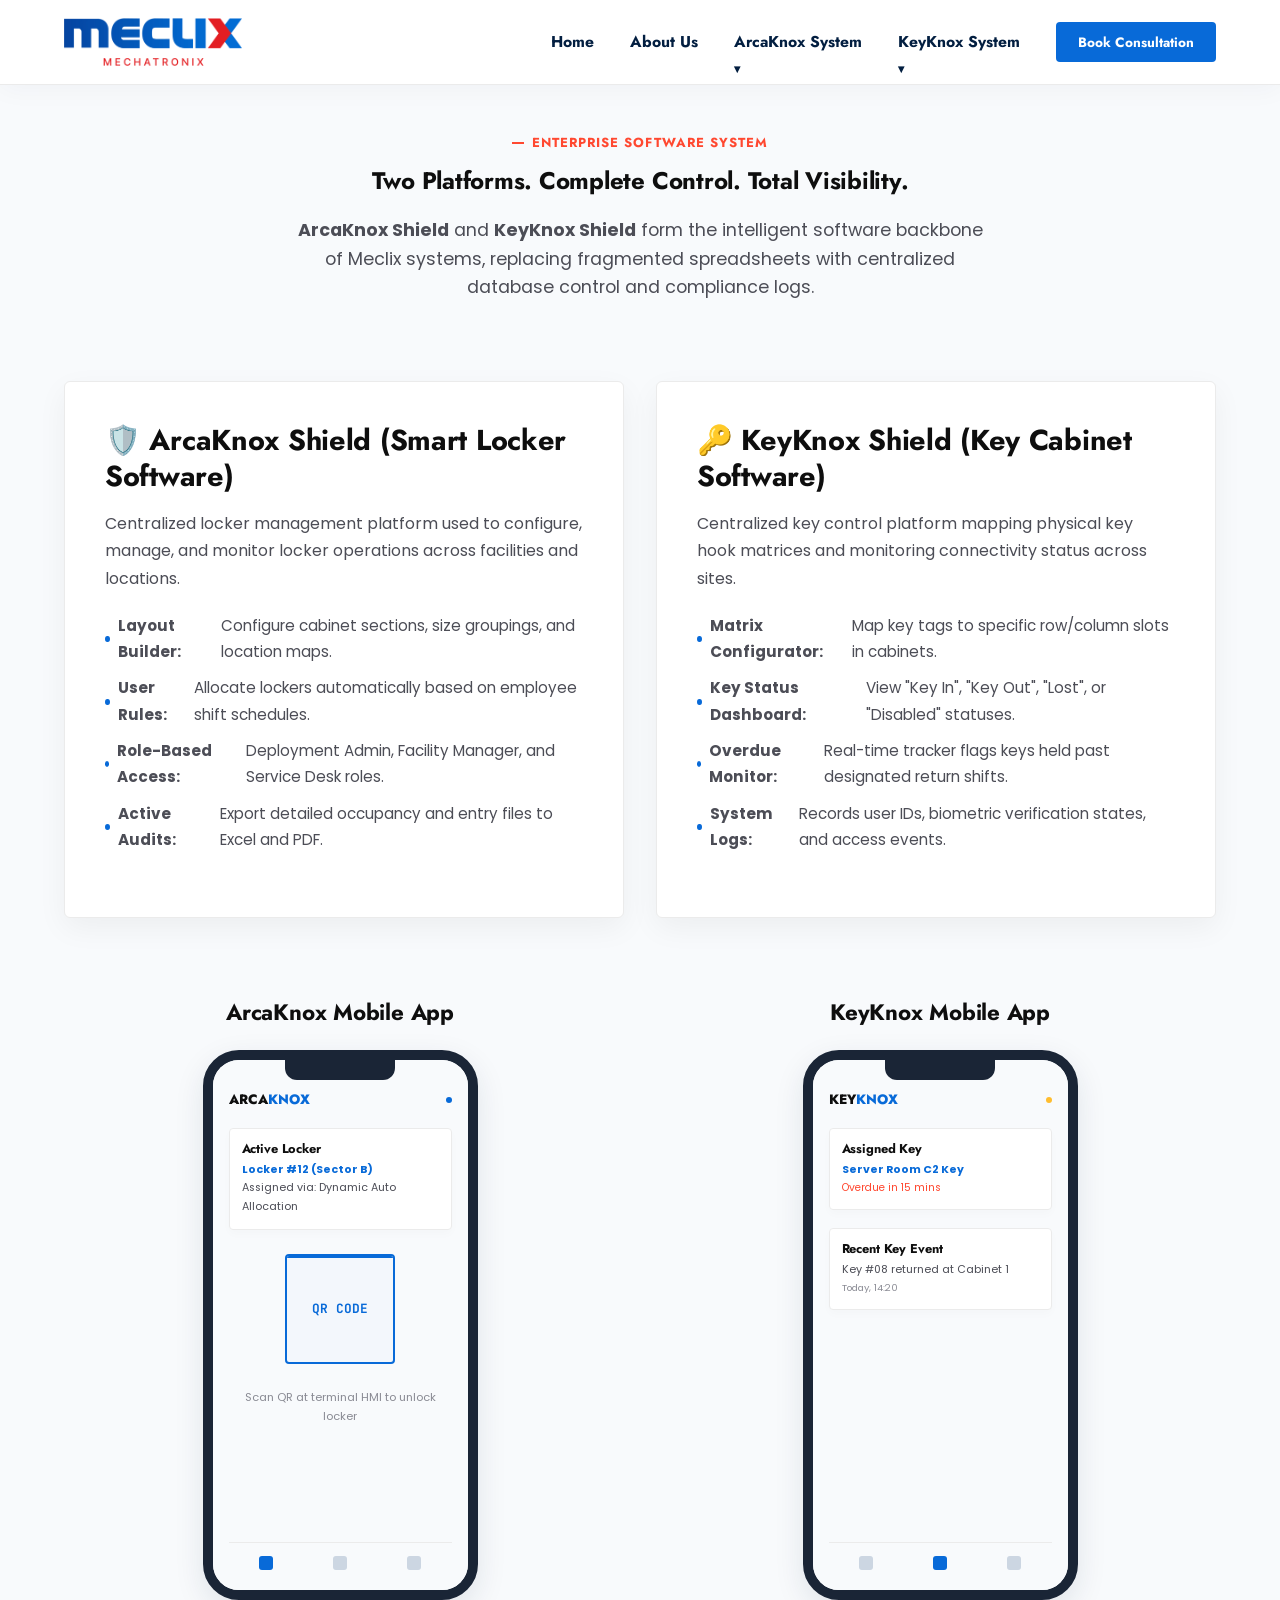
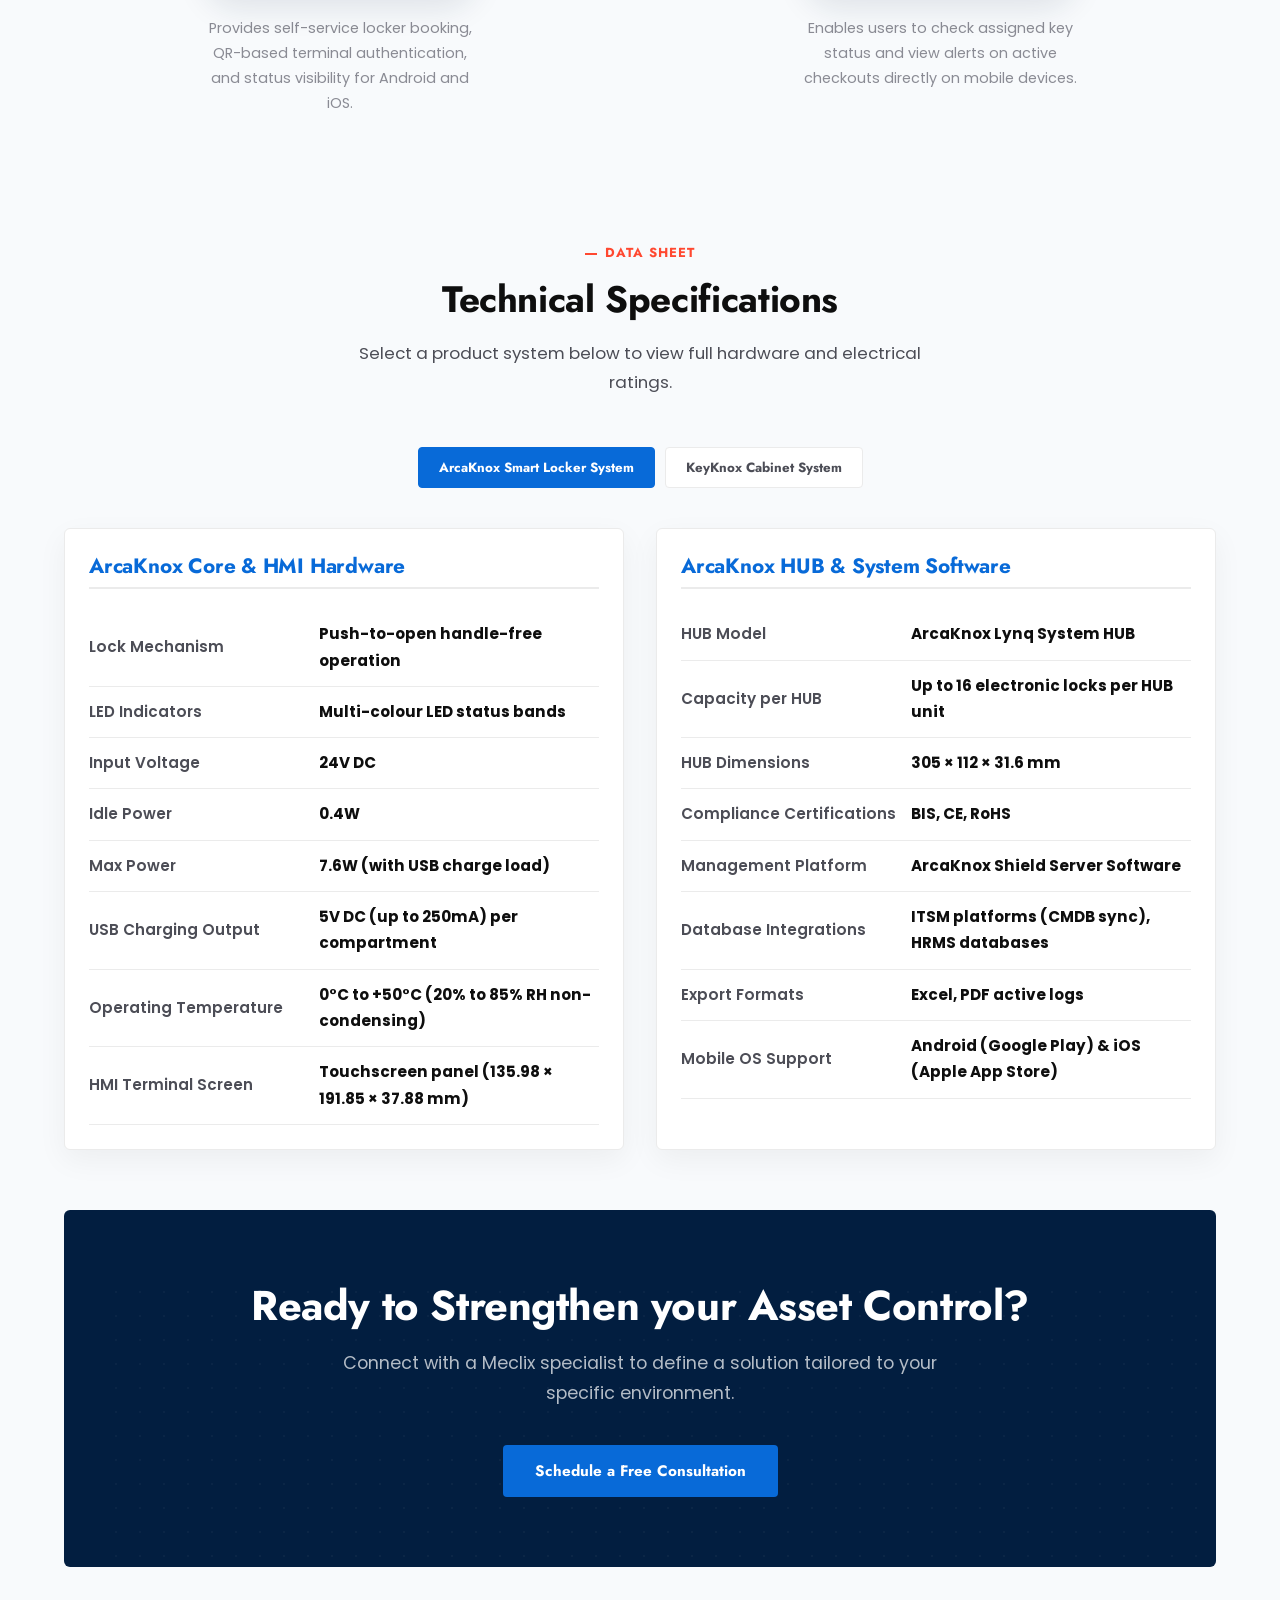
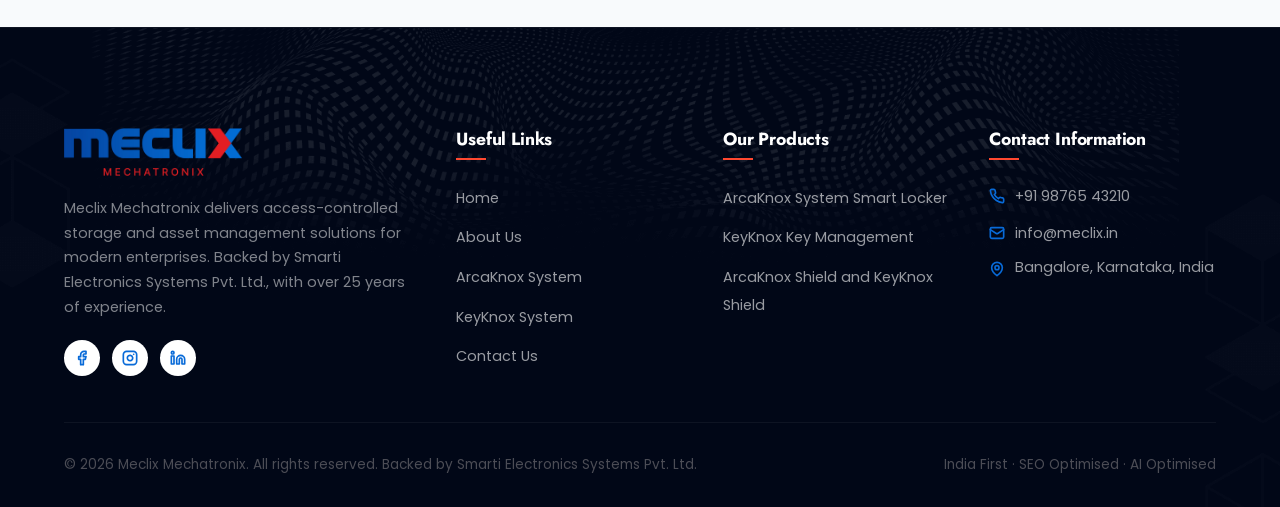
<file: software.html>
<!DOCTYPE html>
<html lang="en">
<head>
  <meta charset="UTF-8">
  <meta name="viewport" content="width=device-width, initial-scale=1.0">
  <title>ArcaKnox Shield & KeyKnox Shield Software | Meclix Mechatronix</title>
  <meta name="description" content="Centralised software platform by Meclix for Smart Locker and Key Management Systems. Control access, manage users, track usage, and generate reports across locations.">
  <link rel="stylesheet" href="index.css">
</head>
<body>

  <!-- ==========================================================================
       HEADER & NAVIGATION
       ========================================================================== -->
                                                                                  <header class="site-header" id="site-header">
    <div class="header-container">
      <a class="logo-link" href="index.html" style="display: inline-block; padding: 5px 0;">
        <img src="assets/images/new_logo.png" alt="Meclix Mechatronix" style="max-height: 48px; width: auto; display: block;">
      </a>
      
      <button class="menu-toggle" id="menu-toggle" aria-label="Toggle menu">
        <svg width="24" height="24" viewBox="0 0 24 24" fill="none" stroke="currentColor" stroke-width="2" stroke-linecap="round" stroke-linejoin="round"><line x1="3" y1="12" x2="21" y2="12"></line><line x1="3" y1="6" x2="21" y2="6"></line><line x1="3" y1="18" x2="21" y2="18"></line></svg>
      </button>

      <nav class="nav-menu" id="nav-menu">
        <a class="nav-link" href="index.html">Home</a>
        <a class="nav-link" href="about.html">About Us</a>
        <div class="nav-dropdown">
          <a class="nav-link dropdown-toggle" href="lockers.html">ArcaKnox System</a>
          <ul class="dropdown-menu">
            <li><a href="lockers.html">Employee Assets</a></li>
            <li><a href="it-lockers.html">IT Assets</a></li>
            <li><a href="visitor-lockers.html">Visitor Assets</a></li>
            <li><a href="tool-lockers.html">Tool Kits</a></li>
          </ul>
        </div>
        <div class="nav-dropdown">
          <a class="nav-link dropdown-toggle" href="keyknox.html">KeyKnox System</a>
          <ul class="dropdown-menu">
            <li><a href="keyknox.html">Fleet & Vehicles</a></li>
            <li><a href="server-racks.html">Server Racks</a></li>
            <li><a href="premise-workplace.html">Premise & Workplace</a></li>
            <li><a href="plant-maintenance.html">Plant & Maintenance</a></li>
          </ul>
        </div>
        <div class="nav-cta">
          <button class="btn btn-primary btn-sm btn-consultation-trigger">Book Consultation</button>
        </div>
      </nav>
    </div>
  </header>

  <main>
    <div class="container">
      
      <!-- Software Intro -->
      <div class="software-hero text-center" style="margin-bottom: 80px; text-align: center; margin-top: 40px;">
        <span class="eyebrow">Enterprise Software System</span>
        <h2>Two Platforms. Complete Control. Total Visibility.</h2>
        <p style="max-width: 700px; margin: 20px auto 0 auto; font-size:1.1rem; line-height: 1.6;"><strong>ArcaKnox Shield</strong> and <strong>KeyKnox Shield</strong> form the intelligent software backbone of Meclix systems, replacing fragmented spreadsheets with centralized database control and compliance logs.</p>
      </div>

      <!-- Software Showcase Grid -->
      <div class="software-grid-showcase">
        
        <div class="software-card-showcase card-panel">
          <h3><span>🛡️</span> ArcaKnox Shield (Smart Locker Software)</h3>
          <p style="margin: 12px 0 20px 0;">Centralized locker management platform used to configure, manage, and monitor locker operations across facilities and locations.</p>
          <ul class="software-bullets">
            <li><strong>Layout Builder:</strong> Configure cabinet sections, size groupings, and location maps.</li>
            <li><strong>User Rules:</strong> Allocate lockers automatically based on employee shift schedules.</li>
            <li><strong>Role-Based Access:</strong> Deployment Admin, Facility Manager, and Service Desk roles.</li>
            <li><strong>Active Audits:</strong> Export detailed occupancy and entry files to Excel and PDF.</li>
          </ul>
        </div>

        <div class="software-card-showcase card-panel">
          <h3><span>🔑</span> KeyKnox Shield (Key Cabinet Software)</h3>
          <p style="margin: 12px 0 20px 0;">Centralized key control platform mapping physical key hook matrices and monitoring connectivity status across sites.</p>
          <ul class="software-bullets">
            <li><strong>Matrix Configurator:</strong> Map key tags to specific row/column slots in cabinets.</li>
            <li><strong>Key Status Dashboard:</strong> View "Key In", "Key Out", "Lost", or "Disabled" statuses.</li>
            <li><strong>Overdue Monitor:</strong> Real-time tracker flags keys held past designated return shifts.</li>
            <li><strong>System Logs:</strong> Records user IDs, biometric verification states, and access events.</li>
          </ul>
        </div>

      </div>

      <!-- Mobile Apps Showcase -->
      <div class="phone-simulators-row">
        
        <!-- App 1: ArcaKnox Mobile -->
        <div class="simulator-box">
          <h4>ArcaKnox Mobile App</h4>
          <div class="phone-mockup">
            <div class="phone-notch"></div>
            <div class="phone-screen">
              <div class="phone-header">
                <div class="phone-logo">ARCA<span>KNOX</span></div>
                <div class="live-dot"></div>
              </div>
              <div class="phone-content">
                <div class="phone-card">
                  <h6>Active Locker</h6>
                  <p style="color: var(--color-primary); font-weight:700;">Locker #12 (Sector B)</p>
                  <p>Assigned via: Dynamic Auto Allocation</p>
                </div>
                <div class="phone-qr-placeholder">
                  <div class="qr-scanner-line"></div>
                </div>
                <div style="text-align: center;">
                  <p style="font-size: 0.7rem; color: var(--color-text-muted);">Scan QR at terminal HMI to unlock locker</p>
                </div>
              </div>
              <div class="phone-footer">
                <div class="phone-footer-item active"></div>
                <div class="phone-footer-item"></div>
                <div class="phone-footer-item"></div>
              </div>
            </div>
          </div>
          <p style="margin-top: 16px; font-size: 0.9rem; text-align: center; max-width: 280px; color: var(--color-text-muted);">Provides self-service locker booking, QR-based terminal authentication, and status visibility for Android and iOS.</p>
        </div>

        <!-- App 2: KeyKnox Mobile -->
        <div class="simulator-box">
          <h4>KeyKnox Mobile App</h4>
          <div class="phone-mockup">
            <div class="phone-notch"></div>
            <div class="phone-screen">
              <div class="phone-header">
                <div class="phone-logo">KEY<span>KNOX</span></div>
                <div class="live-dot" style="background:#ffbd2e;"></div>
              </div>
              <div class="phone-content">
                <div class="phone-card">
                  <h6>Assigned Key</h6>
                  <p style="color: var(--color-primary); font-weight:700;">Server Room C2 Key</p>
                  <p style="color: var(--color-secondary); font-size: 0.65rem;">Overdue in 15 mins</p>
                </div>
                <div class="phone-card" style="background: #ffffff; border: 1px solid var(--border-light); margin-top: 4px;">
                  <h6>Recent Key Event</h6>
                  <p>Key #08 returned at Cabinet 1</p>
                  <p style="font-size: 0.6rem; color: var(--color-text-muted);">Today, 14:20</p>
                </div>
              </div>
              <div class="phone-footer">
                <div class="phone-footer-item"></div>
                <div class="phone-footer-item active"></div>
                <div class="phone-footer-item"></div>
              </div>
            </div>
          </div>
          <p style="margin-top: 16px; font-size: 0.9rem; text-align: center; max-width: 280px; color: var(--color-text-muted);">Enables users to check assigned key status and view alerts on active checkouts directly on mobile devices.</p>
        </div>

      </div>

      <!-- Technical Specifications Tabbed Sheets -->
      <div class="specs-panel">
        <div class="section-header">
          <span class="eyebrow">Data Sheet</span>
          <h2>Technical Specifications</h2>
          <p>Select a product system below to view full hardware and electrical ratings.</p>
        </div>
        
        <div class="specs-panel-nav" id="specs-panel-nav">
          <button class="matrix-btn active" data-spec="locker">ArcaKnox Smart Locker System</button>
          <button class="matrix-btn" data-spec="cabinet">KeyKnox Cabinet System</button>
        </div>
        
        <div class="specs-panes">
          
          <!-- Specs Tab 1: Locker System -->
          <div class="specs-pane active" id="spec-sheet-locker">
            <div class="specs-tables-grid">
              
              <div class="specs-block card-panel" style="padding: 24px;">
                <h4>ArcaKnox Core & HMI Hardware</h4>
                <table class="specs-table">
                  <tr>
                    <td>Lock Mechanism</td>
                    <td>Push-to-open handle-free operation</td>
                  </tr>
                  <tr>
                    <td>LED Indicators</td>
                    <td>Multi-colour LED status bands</td>
                  </tr>
                  <tr>
                    <td>Input Voltage</td>
                    <td>24V DC</td>
                  </tr>
                  <tr>
                    <td>Idle Power</td>
                    <td>0.4W</td>
                  </tr>
                  <tr>
                    <td>Max Power</td>
                    <td>7.6W (with USB charge load)</td>
                  </tr>
                  <tr>
                    <td>USB Charging Output</td>
                    <td>5V DC (up to 250mA) per compartment</td>
                  </tr>
                  <tr>
                    <td>Operating Temperature</td>
                    <td>0°C to +50°C (20% to 85% RH non-condensing)</td>
                  </tr>
                  <tr>
                    <td>HMI Terminal Screen</td>
                    <td>Touchscreen panel (135.98 × 191.85 × 37.88 mm)</td>
                  </tr>
                </table>
              </div>
              
              <div class="specs-block card-panel" style="padding: 24px;">
                <h4>ArcaKnox HUB & System Software</h4>
                <table class="specs-table">
                  <tr>
                    <td>HUB Model</td>
                    <td>ArcaKnox Lynq System HUB</td>
                  </tr>
                  <tr>
                    <td>Capacity per HUB</td>
                    <td>Up to 16 electronic locks per HUB unit</td>
                  </tr>
                  <tr>
                    <td>HUB Dimensions</td>
                    <td>305 × 112 × 31.6 mm</td>
                  </tr>
                  <tr>
                    <td>Compliance Certifications</td>
                    <td>BIS, CE, RoHS</td>
                  </tr>
                  <tr>
                    <td>Management Platform</td>
                    <td>ArcaKnox Shield Server Software</td>
                  </tr>
                  <tr>
                    <td>Database Integrations</td>
                    <td>ITSM platforms (CMDB sync), HRMS databases</td>
                  </tr>
                  <tr>
                    <td>Export Formats</td>
                    <td>Excel, PDF active logs</td>
                  </tr>
                  <tr>
                    <td>Mobile OS Support</td>
                    <td>Android (Google Play) & iOS (Apple App Store)</td>
                  </tr>
                </table>
              </div>

            </div>
          </div>

          <!-- Specs Tab 2: Cabinet System -->
          <div class="specs-pane" id="spec-sheet-cabinet">
            <div class="specs-tables-grid">
              
              <div class="specs-block card-panel" style="padding: 24px;">
                <h4>KeyKnox Cabinet Hardware</h4>
                <table class="specs-table">
                  <tr>
                    <td>Base Configurations</td>
                    <td>16-key and 32-key base layouts</td>
                  </tr>
                  <tr>
                    <td>Expandability</td>
                    <td>Expandable in modular 32-key blocks</td>
                  </tr>
                  <tr>
                    <td>Max Key Capacity</td>
                    <td>Up to 128 keys per connected cabinet group</td>
                  </tr>
                  <tr>
                    <td>Display Screen</td>
                    <td>2.4-inch TFT menu display</td>
                  </tr>
                  <tr>
                    <td>Cabinet Material</td>
                    <td>Powder-coated mild steel (1 mm)</td>
                  </tr>
                  <tr>
                    <td>Cabinet Door</td>
                    <td>Transparent polycarbonate door, metal support frame</td>
                  </tr>
                  <tr>
                    <td>Cabinet Dimensions</td>
                    <td>745 × 614 × 175 mm</td>
                  </tr>
                  <tr>
                    <td>Base Weight</td>
                    <td>21 kg (excluding additional expander blocks)</td>
                  </tr>
                </table>
              </div>
              
              <div class="specs-block card-panel" style="padding: 24px;">
                <h4>Electrical & Software Specifications</h4>
                <table class="specs-table">
                  <tr>
                    <td>Input Power Rating</td>
                    <td>110V to 240V AC input (15V DC internal cabinet rail)</td>
                  </tr>
                  <tr>
                    <td>Power Consumption</td>
                    <td>Approx. 20W power draw per active 32 keys</td>
                  </tr>
                  <tr>
                    <td>Local Event Cache</td>
                    <td>Internal memory storage up to 50,000 events</td>
                  </tr>
                  <tr>
                    <td>User Capacity</td>
                    <td>Up to 500 credentials saved per cabinet</td>
                  </tr>
                  <tr>
                    <td>Communication protocols</td>
                    <td>TCP/IP Ethernet terminal network link</td>
                  </tr>
                  <tr>
                    <td>RFID Standards</td>
                    <td>125kHz / 13.56MHz contactless tags</td>
                  </tr>
                  <tr>
                    <td>Authentication Support</td>
                    <td>RFID cards, PIN pad, Biometric fingerprint module</td>
                  </tr>
                  <tr>
                    <td>Compliance Ratings</td>
                    <td>BIS, CE Certified</td>
                  </tr>
                </table>
              </div>

            </div>
          </div>

        </div>
      </div>

      <!-- Page CTA -->
      <div class="global-page-cta">
        <div class="cta-box">
          <div class="tech-grid-bg"></div>
          <h2>Ready to Strengthen your Asset Control?</h2>
          <p>Connect with a Meclix specialist to define a solution tailored to your specific environment.</p>
          <button class="btn btn-primary btn-consultation-trigger">Schedule a Free Consultation</button>
        </div>
      </div>

    </div>
  </main>
    <!-- ==========================================================================
       FOOTER
       ========================================================================== -->
  <footer class="site-footer">
    <div class="container">
      <div class="footer-grid">
        <div class="footer-brand">
          <div class="logo-link" style="margin-bottom: 20px;">
            <img src="assets/images/new_logo.png" alt="Meclix Mechatronix" style="max-height: 48px; width: auto; display: block;">
          </div>
          <p>Meclix Mechatronix delivers access-controlled storage and asset management solutions for modern enterprises. Backed by Smarti Electronics Systems Pvt. Ltd., with over 25 years of experience.</p>
          <div class="footer-social-icons" style="margin-top: 20px; display: flex; gap: 12px;">
            <a href="https://www.facebook.com" target="_blank" style="width: 36px; height: 36px; background: #ffffff; border-radius: 50%; display: flex; align-items: center; justify-content: center; color: #086ad8; transition: all 0.3s ease;"><svg xmlns="http://www.w3.org/2000/svg" width="16" height="16" viewBox="0 0 24 24" fill="none" stroke="currentColor" stroke-width="2.5" stroke-linecap="round" stroke-linejoin="round" class="lucide lucide-facebook"><path d="M18 2h-3a5 5 0 0 0-5 5v3H7v4h3v8h4v-8h3l1-4h-4V7a1 1 0 0 1 1-1h3z"/></svg></a>
            <a href="https://www.instagram.com" target="_blank" style="width: 36px; height: 36px; background: #ffffff; border-radius: 50%; display: flex; align-items: center; justify-content: center; color: #086ad8; transition: all 0.3s ease;"><svg xmlns="http://www.w3.org/2000/svg" width="16" height="16" viewBox="0 0 24 24" fill="none" stroke="currentColor" stroke-width="2.5" stroke-linecap="round" stroke-linejoin="round" class="lucide lucide-instagram"><rect width="20" height="20" x="2" y="2" rx="5" ry="5"/><path d="M16 11.37A4 4 0 1 1 12.63 8 4 4 0 0 1 16 11.37z"/><line x1="17.5" x2="17.51" y1="6.5" y2="6.5"/></svg></a>
            <a href="https://www.linkedin.com" target="_blank" style="width: 36px; height: 36px; background: #ffffff; border-radius: 50%; display: flex; align-items: center; justify-content: center; color: #086ad8; transition: all 0.3s ease;"><svg xmlns="http://www.w3.org/2000/svg" width="16" height="16" viewBox="0 0 24 24" fill="none" stroke="currentColor" stroke-width="2.5" stroke-linecap="round" stroke-linejoin="round" class="lucide lucide-linkedin"><path d="M16 8a6 6 0 0 1 6 6v7h-4v-7a2 2 0 0 0-2-2 2 2 0 0 0-2 2v7h-4v-7a6 6 0 0 1 6-6z"/><rect width="4" height="12" x="2" y="9"/><circle cx="4" cy="4" r="2"/></svg></a>
          </div>
        </div>
        <div class="footer-col">
          <h5>Useful Links</h5>
          <ul class="footer-links">
            <li><a href="index.html">Home</a></li>
            <li><a href="about.html">About Us</a></li>
            <li><a href="lockers.html">ArcaKnox System</a></li>
            <li><a href="keyknox.html">KeyKnox System</a></li>
            <li><a href="javascript:void(0);" class="btn-consultation-trigger">Contact Us</a></li>
          </ul>
        </div>
        <div class="footer-col">
          <h5>Our Products</h5>
          <ul class="footer-links">
            <li><a href="lockers.html">ArcaKnox System Smart Locker</a></li>
            <li><a href="keyknox.html">KeyKnox Key Management</a></li>
            <li><a href="software.html">ArcaKnox Shield and KeyKnox Shield</a></li>
          </ul>
        </div>
        <div class="footer-col">
          <h5>Contact Information</h5>
          <ul class="footer-links-contact" style="list-style: none;">
            <li style="margin-bottom: 12px; display: flex; align-items: center; gap: 10px;">
              <span style="color: #086ad8; display: flex; align-items: center; min-width: 16px;"><svg xmlns="http://www.w3.org/2000/svg" width="16" height="16" viewBox="0 0 24 24" fill="none" stroke="currentColor" stroke-width="2.5" stroke-linecap="round" stroke-linejoin="round" class="lucide lucide-phone"><path d="M22 16.92v3a2 2 0 0 1-2.18 2 19.79 19.79 0 0 1-8.63-3.07 19.5 19.5 0 0 1-6-6 19.79 19.79 0 0 1-3.07-8.67A2 2 0 0 1 4.11 2h3a2 2 0 0 1 2 1.72 12.84 12.84 0 0 0 .7 2.81 2 2 0 0 1-.45 2.11L8.09 9.91a16 16 0 0 0 6 6l1.27-1.27a2 2 0 0 1 2.11-.45 12.84 12.84 0 0 0 2.81.7A2 2 0 0 1 22 16.92z"/></svg></span>
              <a href="tel:+919876543210" style="color: rgba(255, 255, 255, 0.6); font-size: 0.9rem;">+91 98765 43210</a>
            </li>
            <li style="margin-bottom: 12px; display: flex; align-items: center; gap: 10px;">
              <span style="color: #086ad8; display: flex; align-items: center; min-width: 16px;"><svg xmlns="http://www.w3.org/2000/svg" width="16" height="16" viewBox="0 0 24 24" fill="none" stroke="currentColor" stroke-width="2.5" stroke-linecap="round" stroke-linejoin="round" class="lucide lucide-mail"><rect width="20" height="16" x="2" y="4" rx="2"/><path d="m22 7-8.97 5.7a1.94 1.94 0 0 1-2.06 0L2 7"/></svg></span>
              <a href="mailto:info@meclix.in" style="color: rgba(255, 255, 255, 0.6); font-size: 0.9rem;">info@meclix.in</a>
            </li>
            <li style="margin-bottom: 12px; display: flex; align-items: start; gap: 10px;">
              <span style="color: #086ad8; display: flex; align-items: center; min-width: 16px; margin-top: 4px;"><svg xmlns="http://www.w3.org/2000/svg" width="16" height="16" viewBox="0 0 24 24" fill="none" stroke="currentColor" stroke-width="2.5" stroke-linecap="round" stroke-linejoin="round" class="lucide lucide-map-pin"><path d="M20 10c0 6-8 12-8 12s-8-6-8-12a8 8 0 0 1 16 0Z"/><circle cx="12" cy="10" r="3"/></svg></span>
              <a href="https://maps.google.com/?q=Bangalore,Karnataka,India" target="_blank" style="color: rgba(255, 255, 255, 0.6); font-size: 0.9rem; line-height: 1.4;">Bangalore, Karnataka, India</a>
            </li>
          </ul>
        </div>
      </div>
      <div class="footer-bottom">
        <p>&copy; 2026 Meclix Mechatronix. All rights reserved. Backed by Smarti Electronics Systems Pvt. Ltd.</p>
        <p>India First · SEO Optimised · AI Optimised</p>
      </div>
    </div>
  </footer>

  <!-- ==========================================================================
       CONSULTATION BOOKING DIALOG (MODAL)
       ========================================================================== -->
  <div class="modal-overlay" id="consultation-modal">
    <div class="modal-box">
      <button class="modal-close-btn" id="modal-close-btn">&times;</button>
      <div id="booking-form-container">
        <div class="modal-header">
          <h3>Schedule a Consultation</h3>
          <p>Book a free technical consultation with a Meclix solutions specialist.</p>
        </div>
        
        <form id="consultation-form" novalidate>
          <div class="form-row">
            <div class="form-group">
              <label class="form-label" for="booking-name">Full Name *</label>
              <input type="text" id="booking-name" class="form-input" required placeholder="John Doe">
            </div>
            <div class="form-group">
              <label class="form-label" for="booking-company">Company *</label>
              <input type="text" id="booking-company" class="form-input" required placeholder="Enterprise Corp">
            </div>
          </div>
          
          <div class="form-row">
            <div class="form-group">
              <label class="form-label" for="booking-email">Work Email *</label>
              <input type="email" id="booking-email" class="form-input" required placeholder="john@company.com">
            </div>
            <div class="form-group">
              <label class="form-label" for="booking-phone">Phone Number *</label>
              <input type="tel" id="booking-phone" class="form-input" required placeholder="+91 99999 99999">
            </div>
          </div>
          
          <div class="form-group">
            <label class="form-label" for="booking-product">Product of Interest *</label>
            <select id="booking-product" class="form-input" required>
              <option value="" disabled selected>Select a product...</option>
              <option value="keyknox">KeyKnox (Electronic Key Management System)</option>
              <option value="arcaknox">ArcaKnox (Smart Locker Systems)</option>
              <option value="both">Both Product Lines</option>
              <option value="software">Shield Software / Integrations</option>
            </select>
          </div>

          
          <div class="form-submit-row">
            <button type="submit" class="btn btn-primary" id="booking-submit-btn">Book Consultation Session</button>
          </div>
        </form>
      </div>

      <div id="booking-success-container" class="booking-success-message">
        <div class="success-icon">✓</div>
        <h4>Consultation Scheduled!</h4>
        <p>Thank you for reaching out. A Meclix Mechatronix security specialist will review your request and contact you shortly.</p>
        <button class="btn btn-primary" id="success-done-btn">Back to Website</button>
      </div>
    </div>
  </div>

  <script src="index.js"></script>
</body>
</html>
</file>
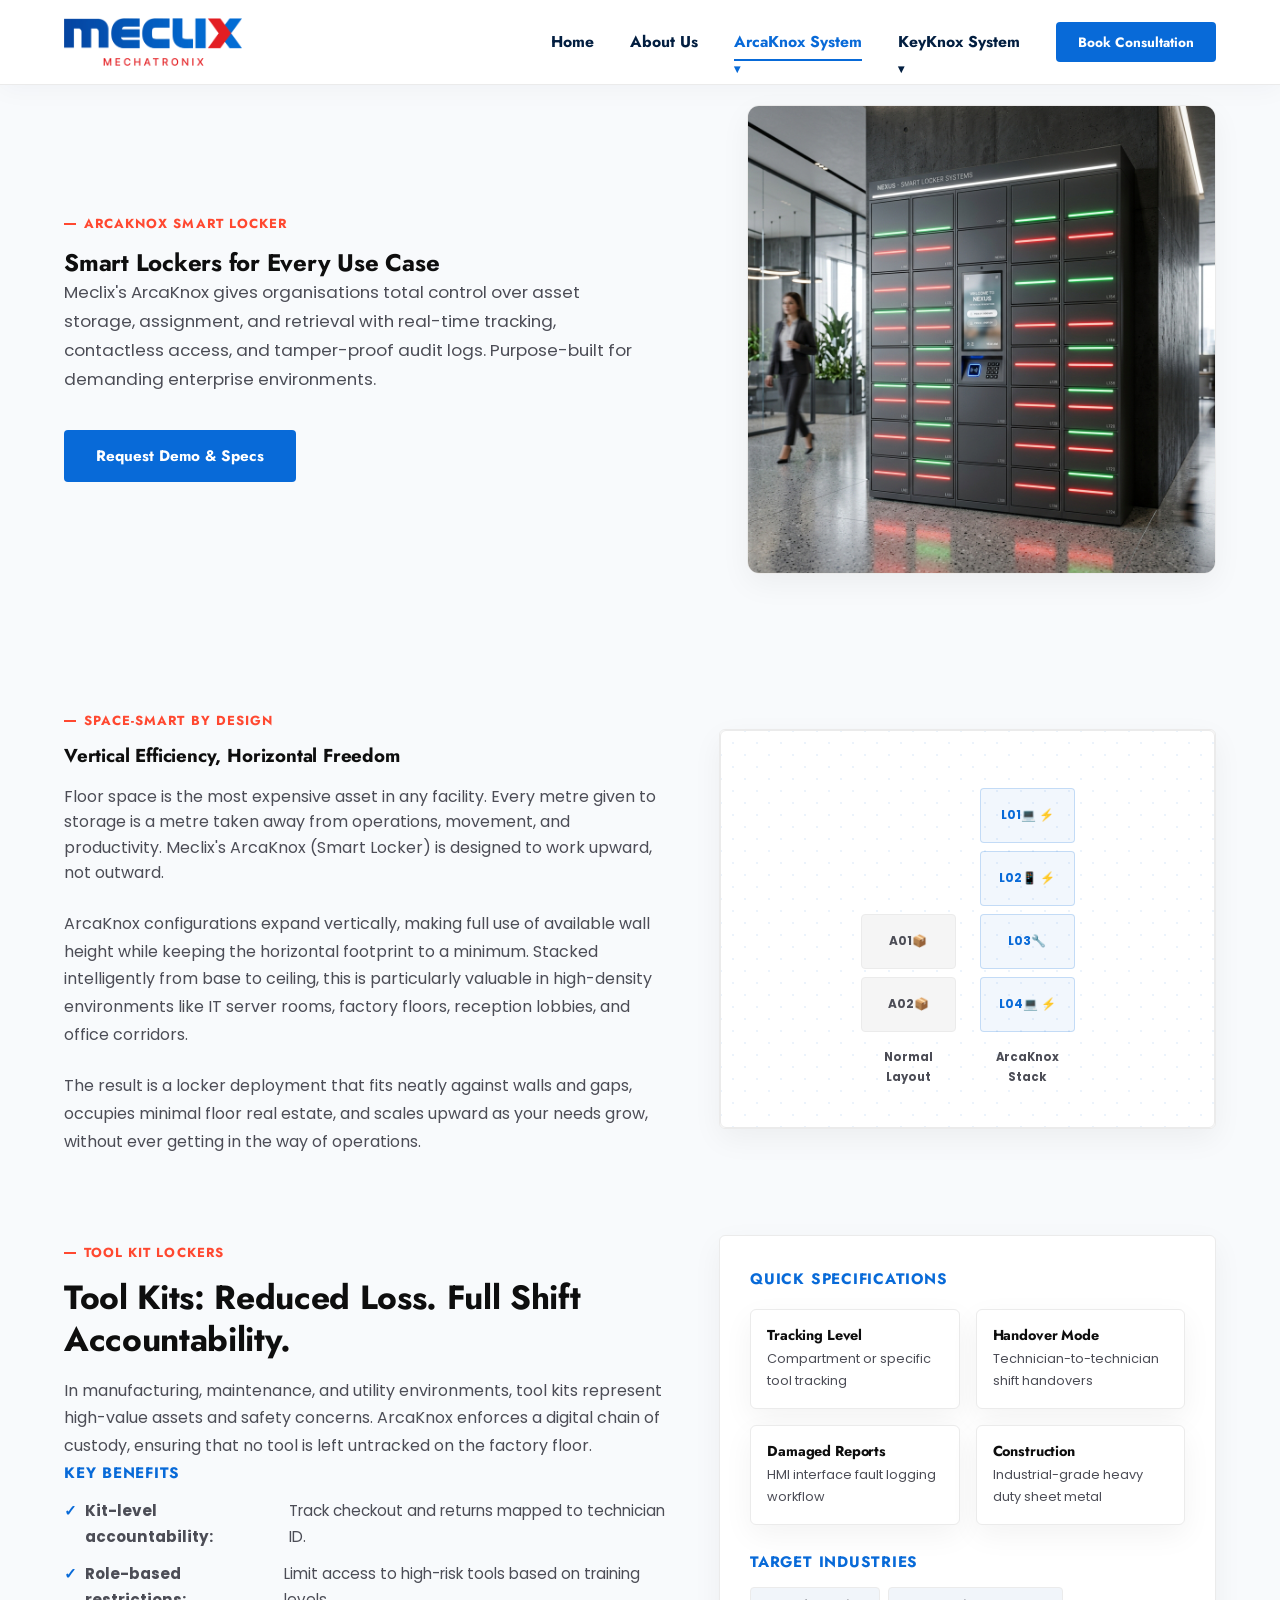
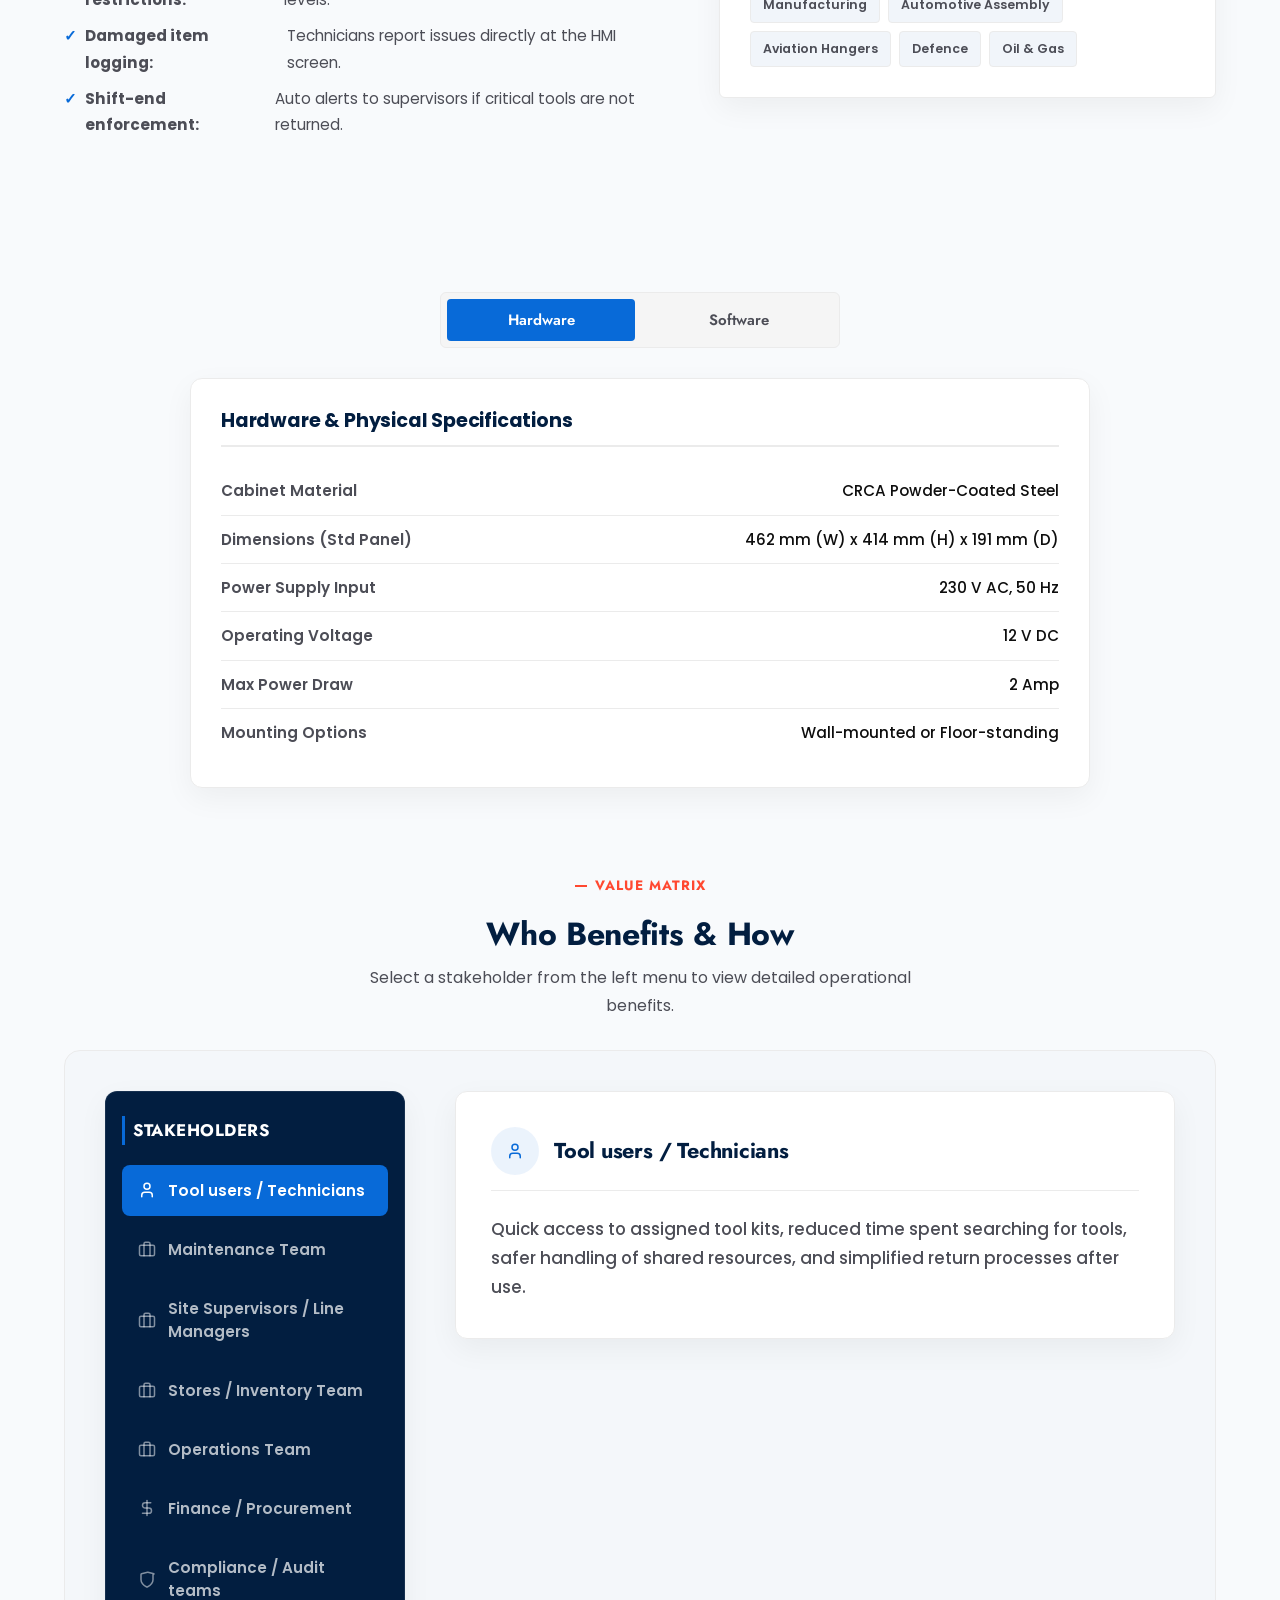
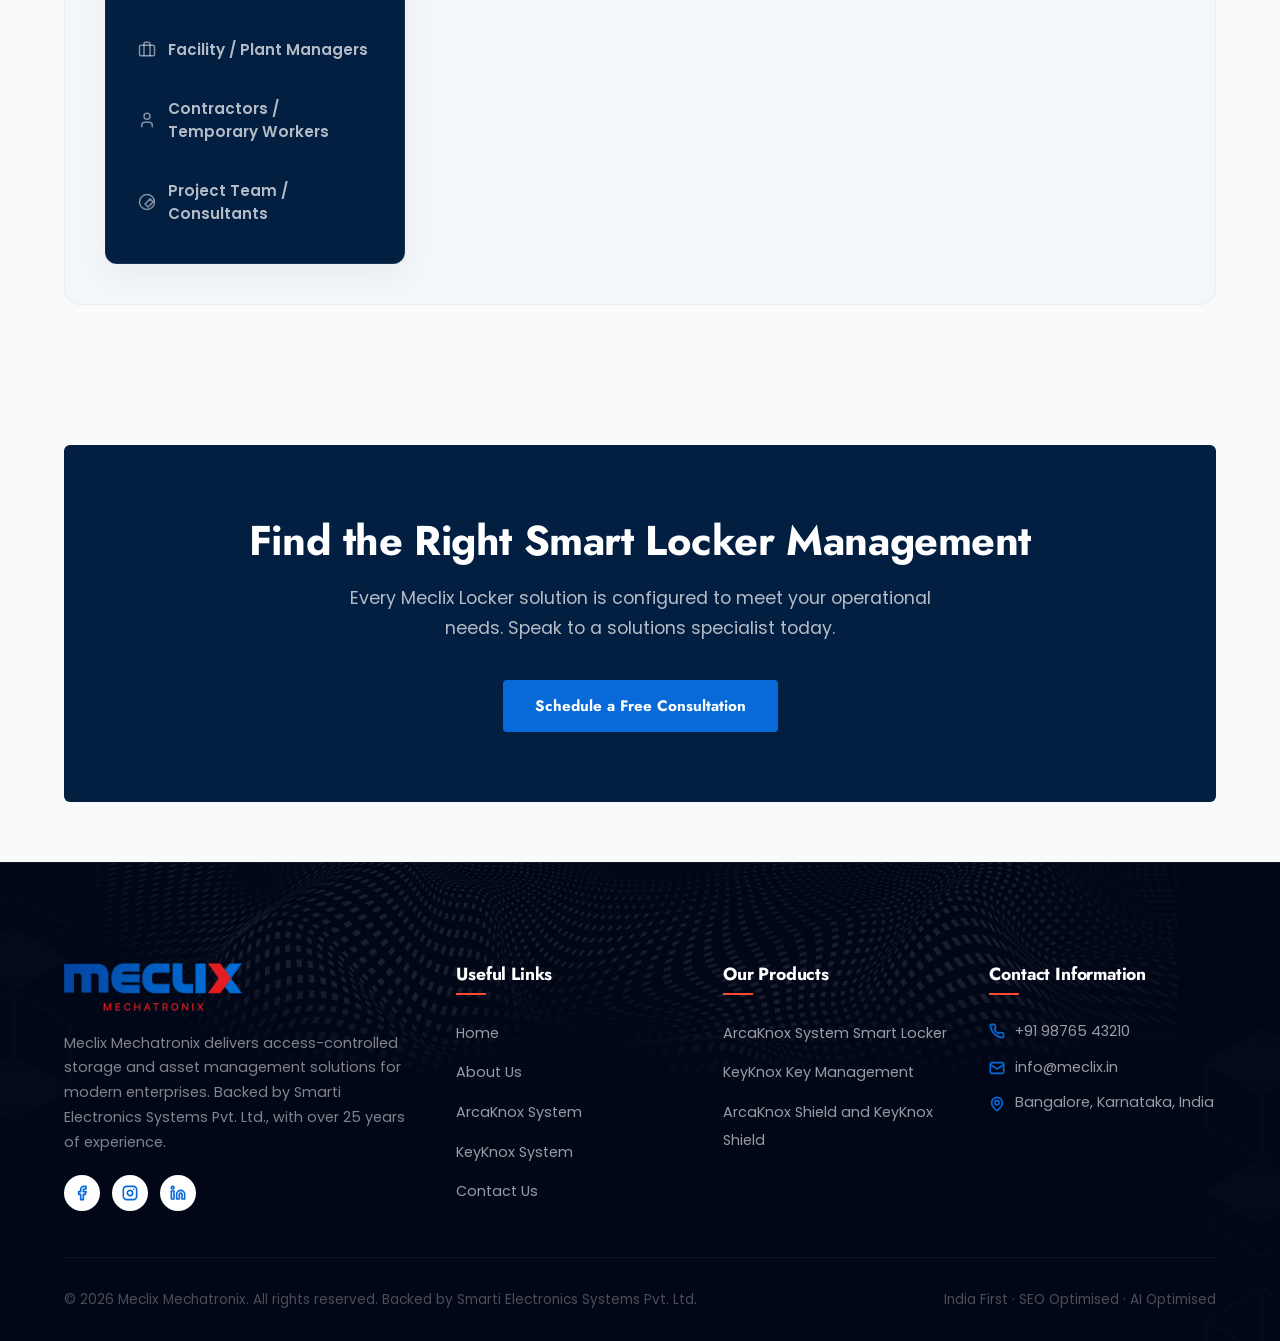
<file: tool-lockers.html>
<!DOCTYPE html>
<html lang="en">
<head>
  <meta charset="UTF-8">
  <meta name="viewport" content="width=device-width, initial-scale=1.0">
  <title>Smart Locker for Tool Management | Meclix Mechatronix</title>
  <meta name="description" content="Secure electronic tool lockers for industrial, assembly, and maintenance teams. Track checkout, returns, and damaged items with full shift accountability.">
  <link rel="stylesheet" href="index.css">
</head>
<body>

  <!-- ==========================================================================
       HEADER & NAVIGATION
       ========================================================================== -->
    <header class="site-header" id="site-header">
    <div class="header-container">
      <a class="logo-link" href="index.html" style="display: inline-block; padding: 5px 0;">
        <img src="assets/images/new_logo.png" alt="Meclix Mechatronix" style="max-height: 48px; width: auto; display: block;">
      </a>
      
      <button class="menu-toggle" id="menu-toggle" aria-label="Toggle menu">
        <svg width="24" height="24" viewBox="0 0 24 24" fill="none" stroke="currentColor" stroke-width="2" stroke-linecap="round" stroke-linejoin="round"><line x1="3" y1="12" x2="21" y2="12"></line><line x1="3" y1="6" x2="21" y2="6"></line><line x1="3" y1="18" x2="21" y2="18"></line></svg>
      </button>

      <nav class="nav-menu" id="nav-menu">
        <a class="nav-link" href="index.html">Home</a>
        <a class="nav-link" href="about.html">About Us</a>
        <div class="nav-dropdown">
          <a class="nav-link dropdown-toggle active" href="lockers.html">ArcaKnox System</a>
          <ul class="dropdown-menu">
            <li><a href="lockers.html">Employee Assets</a></li>
            <li><a href="it-lockers.html">IT Assets</a></li>
            <li><a href="visitor-lockers.html">Visitor Assets</a></li>
            <li><a href="tool-lockers.html" class="active">Tool Kits</a></li>
          </ul>
        </div>
        <div class="nav-dropdown">
          <a class="nav-link dropdown-toggle" href="keyknox.html">KeyKnox System</a>
          <ul class="dropdown-menu">
            <li><a href="keyknox.html">Fleet & Vehicles</a></li>
            <li><a href="server-racks.html">Server Racks</a></li>
            <li><a href="premise-workplace.html">Premise & Workplace</a></li>
            <li><a href="plant-maintenance.html">Plant & Maintenance</a></li>
          </ul>
        </div>
        <div class="nav-cta">
          <button class="btn btn-primary btn-sm btn-consultation-trigger">Book Consultation</button>
        </div>
      </nav>
    </div>
  </header>

  <main>
    <div class="container">
      
      <!-- Product Hero -->
      <div class="hero-wrapper" style="min-height: auto; margin-bottom: 80px; margin-top: 20px;">
        <div class="hero-content">
          <span class="eyebrow">ArcaKnox Smart Locker</span>
          <h2>Smart Lockers for Every Use Case</h2>
          <p>Meclix's ArcaKnox gives organisations total control over asset storage, assignment, and retrieval with real-time tracking, contactless access, and tamper-proof audit logs. Purpose-built for demanding enterprise environments.</p>
          <button class="btn btn-primary btn-consultation-trigger">Request Demo & Specs</button>
        </div>
        <div class="hero-image-block">
          <img src="assets/smart_locker.png" alt="ArcaKnox Smart Locker System" style="width:100%; border-radius:12px; border: 1px solid var(--border-light); box-shadow: var(--shadow-normal);">
        </div>
      </div>

      <!-- Space Efficiency Feature -->
      <div class="space-smart-grid">
        <div class="space-smart-text">
          <span class="eyebrow">Space-Smart by Design</span>
          <h3>Vertical Efficiency, Horizontal Freedom</h3>
          <p style="margin: 16px 0 24px 0; line-height: 1.6;">Floor space is the most expensive asset in any facility. Every metre given to storage is a metre taken away from operations, movement, and productivity. Meclix's ArcaKnox (Smart Locker) is designed to work upward, not outward.</p>
          <p style="margin-bottom: 24px;">ArcaKnox configurations expand vertically, making full use of available wall height while keeping the horizontal footprint to a minimum. Stacked intelligently from base to ceiling, this is particularly valuable in high-density environments like IT server rooms, factory floors, reception lobbies, and office corridors.</p>
          <p>The result is a locker deployment that fits neatly against walls and gaps, occupies minimal floor real estate, and scales upward as your needs grow, without ever getting in the way of operations.</p>
        </div>
        
        <div class="efficiency-visual card-panel">
          <div class="tech-grid-bg"></div>
          <div class="locker-stack-sim">
            <div class="stack-column">
              <div class="locker-box-unit">
                <div class="locker-door">
                  <span class="locker-label">A01</span>
                  <span class="locker-lock"><span class="lock-led red"></span></span>
                  <span class="locker-handle"></span>
                </div>
                <div class="locker-interior">
                  <span class="device-icon">📦</span>
                </div>
              </div>
              <div class="locker-box-unit">
                <div class="locker-door">
                  <span class="locker-label">A02</span>
                  <span class="locker-lock"><span class="lock-led red"></span></span>
                  <span class="locker-handle"></span>
                </div>
                <div class="locker-interior">
                  <span class="device-icon">📦</span>
                </div>
              </div>
              <div class="stack-label">Normal Layout</div>
            </div>
            
            <div class="stack-column height-optimized">
              <div class="locker-box-unit anim-unit-1">
                <div class="locker-door">
                  <span class="locker-label">L01</span>
                  <span class="locker-lock"><span class="lock-led green"></span></span>
                  <span class="locker-handle"></span>
                </div>
                <div class="locker-interior">
                  <span class="device-icon">💻</span>
                  <span class="charge-indicator">⚡</span>
                </div>
              </div>
              <div class="locker-box-unit anim-unit-2">
                <div class="locker-door">
                  <span class="locker-label">L02</span>
                  <span class="locker-lock"><span class="lock-led red"></span></span>
                  <span class="locker-handle"></span>
                </div>
                <div class="locker-interior">
                  <span class="device-icon">📱</span>
                  <span class="charge-indicator">⚡</span>
                </div>
              </div>
              <div class="locker-box-unit anim-unit-3">
                <div class="locker-door">
                  <span class="locker-label">L03</span>
                  <span class="locker-lock"><span class="lock-led green"></span></span>
                  <span class="locker-handle"></span>
                </div>
                <div class="locker-interior">
                  <span class="device-icon">🔧</span>
                </div>
              </div>
              <div class="locker-box-unit anim-unit-4">
                <div class="locker-door">
                  <span class="locker-label">L04</span>
                  <span class="locker-lock"><span class="lock-led green"></span></span>
                  <span class="locker-handle"></span>
                </div>
                <div class="locker-interior">
                  <span class="device-icon">💻</span>
                  <span class="charge-indicator">⚡</span>
                </div>
              </div>
              <div class="stack-label">ArcaKnox Stack</div>
            </div>
          </div>
        </div>
      </div>

      <!-- Use cases Blocks -->
      <div class="usecase-blocks">
        <!-- Use Case 4: Tool Kits -->
        <div class="usecase-block">
          <div class="usecase-text">
            <span class="eyebrow">Tool Kit Lockers</span>
            <h3>Tool Kits: Reduced Loss. Full Shift Accountability.</h3>
            <p>In manufacturing, maintenance, and utility environments, tool kits represent high-value assets and safety concerns. ArcaKnox enforces a digital chain of custody, ensuring that no tool is left untracked on the factory floor.</p>
            
            <div class="usecase-meta-group">
              <div class="meta-sub-header">Key Benefits</div>
              <ul class="benefits-list">
                <li><strong>Kit-level accountability:</strong> Track checkout and returns mapped to technician ID.</li>
                <li><strong>Role-based restrictions:</strong> Limit access to high-risk tools based on training levels.</li>
                <li><strong>Damaged item logging:</strong> Technicians report issues directly at the HMI screen.</li>
                <li><strong>Shift-end enforcement:</strong> Auto alerts to supervisors if critical tools are not returned.</li>
              </ul>
            </div>
          </div>
          
          <div class="usecase-specs card-panel" style="padding: 30px;">
            <div class="meta-sub-header">Quick Specifications</div>
            <div class="specs-inline-grid">
              <div class="inline-spec-card card-panel">
                <h5>Tracking Level</h5>
                <p>Compartment or specific tool tracking</p>
              </div>
              <div class="inline-spec-card card-panel">
                <h5>Handover Mode</h5>
                <p>Technician-to-technician shift handovers</p>
              </div>
              <div class="inline-spec-card card-panel">
                <h5>Damaged Reports</h5>
                <p>HMI interface fault logging workflow</p>
              </div>
              <div class="inline-spec-card card-panel">
                <h5>Construction</h5>
                <p>Industrial-grade heavy duty sheet metal</p>
              </div>
            </div>
            
            <div class="usecase-meta-group" style="margin-top: 24px;">
              <div class="meta-sub-header">Target Industries</div>
              <div class="industry-list-tags">
                <span class="industry-tag">Manufacturing</span>
                <span class="industry-tag">Automotive Assembly</span>
                <span class="industry-tag">Aviation Hangers</span>
                <span class="industry-tag">Defence</span>
                <span class="industry-tag">Oil & Gas</span>
              </div>
            </div>
          </div>
        </div>

                <!-- Integrated Technical & Software Specifications (Tabbed) -->
                <div class="specs-tabs-wrapper">
                  <div class="specs-tab-nav">
                    <button class="specs-tab-btn active" data-tab="specs-hw-locker">Hardware</button>
                    <button class="specs-tab-btn" data-tab="specs-sw-locker">Software</button>
                  </div>
                  <div class="specs-tab-content">
                    <!-- Hardware Specs -->
                    <div class="specs-tab-pane active" id="specs-hw-locker">
                      <div class="spec-table-block card-panel" style="padding: 30px; background: #ffffff; border-radius: 12px; border: 1px solid var(--border-light); max-width: 900px; margin: 0 auto; box-shadow: var(--shadow-normal);">
                        <h4 style="font-size: 1.2rem; color: var(--color-navy); margin-top: 0; margin-bottom: 20px; font-family: var(--font-secondary); border-bottom: 2px solid var(--border-light); padding-bottom: 12px; font-weight: 700;">Hardware & Physical Specifications</h4>
                        <table style="width: 100%; border-collapse: collapse; font-size: 0.95rem; line-height: 1.8;">
                          <tbody>
                            <tr style="border-bottom: 1px solid var(--border-light);"><td style="padding: 10px 0; font-weight: 600; color: #4c4d56;">Cabinet Material</td><td style="padding: 10px 0; text-align: right; color: #0e0e0e; font-weight: 500;">CRCA Powder-Coated Steel</td></tr>
                            <tr style="border-bottom: 1px solid var(--border-light);"><td style="padding: 10px 0; font-weight: 600; color: #4c4d56;">Dimensions (Std Panel)</td><td style="padding: 10px 0; text-align: right; color: #0e0e0e; font-weight: 500;">462 mm (W) x 414 mm (H) x 191 mm (D)</td></tr>
                            <tr style="border-bottom: 1px solid var(--border-light);"><td style="padding: 10px 0; font-weight: 600; color: #4c4d56;">Power Supply Input</td><td style="padding: 10px 0; text-align: right; color: #0e0e0e; font-weight: 500;">230 V AC, 50 Hz</td></tr>
                            <tr style="border-bottom: 1px solid var(--border-light);"><td style="padding: 10px 0; font-weight: 600; color: #4c4d56;">Operating Voltage</td><td style="padding: 10px 0; text-align: right; color: #0e0e0e; font-weight: 500;">12 V DC</td></tr>
                            <tr style="border-bottom: 1px solid var(--border-light);"><td style="padding: 10px 0; font-weight: 600; color: #4c4d56;">Max Power Draw</td><td style="padding: 10px 0; text-align: right; color: #0e0e0e; font-weight: 500;">2 Amp</td></tr>
                            <tr><td style="padding: 10px 0; font-weight: 600; color: #4c4d56;">Mounting Options</td><td style="padding: 10px 0; text-align: right; color: #0e0e0e; font-weight: 500;">Wall-mounted or Floor-standing</td></tr>
                          </tbody>
                        </table>
                      </div>
                    </div>

                    <!-- Software Specs -->
                    <div class="specs-tab-pane" id="specs-sw-locker">
                      <div class="spec-table-block card-panel" style="padding: 30px; background: #ffffff; border-radius: 12px; border: 1px solid var(--border-light); max-width: 900px; margin: 0 auto; box-shadow: var(--shadow-normal);">
                        <h4 style="font-size: 1.2rem; color: var(--color-navy); margin-top: 0; margin-bottom: 20px; font-family: var(--font-secondary); border-bottom: 2px solid var(--border-light); padding-bottom: 12px; font-weight: 700;">Software & System Specifications</h4>
                        <table style="width: 100%; border-collapse: collapse; font-size: 0.95rem; line-height: 1.8;">
                          <tbody>
                            <tr style="border-bottom: 1px solid var(--border-light);"><td style="padding: 10px 0; font-weight: 600; color: #4c4d56;">Locker Allocation</td><td style="padding: 10px 0; text-align: right; color: #0e0e0e; font-weight: 500;">Dynamic & Fixed Assignment (Auto-scheduled)</td></tr>
                            <tr style="border-bottom: 1px solid var(--border-light);"><td style="padding: 10px 0; font-weight: 600; color: #4c4d56;">Access Modes</td><td style="padding: 10px 0; text-align: right; color: #0e0e0e; font-weight: 500;">RFID Cards, Biometrics, PIN Pad, Mobile App (NFC/BLE)</td></tr>
                            <tr style="border-bottom: 1px solid var(--border-light);"><td style="padding: 10px 0; font-weight: 600; color: #4c4d56;">Access Levels</td><td style="padding: 10px 0; text-align: right; color: #0e0e0e; font-weight: 500;">Up to 5-tier role-based access control</td></tr>
                            <tr style="border-bottom: 1px solid var(--border-light);"><td style="padding: 10px 0; font-weight: 600; color: #4c4d56;">System Integration</td><td style="padding: 10px 0; text-align: right; color: #0e0e0e; font-weight: 500;">REST APIs, Active Directory, HRMS & ITSM</td></tr>
                            <tr style="border-bottom: 1px solid var(--border-light);"><td style="padding: 10px 0; font-weight: 600; color: #4c4d56;">Operational Mode</td><td style="padding: 10px 0; text-align: right; color: #0e0e0e; font-weight: 500;">Online with full Standalone Offline fallback mode</td></tr>
                            <tr><td style="padding: 10px 0; font-weight: 600; color: #4c4d56;">Real-Time Tracking</td><td style="padding: 10px 0; text-align: right; color: #0e0e0e; font-weight: 500;">Tamper notifications, status alerts, audit-ready logs</td></tr>
                          </tbody>
                        </table>
                      </div>
                    </div>
                  </div>
                </div>

      </div>
      
      
      <!-- Value Matrix Section (Interactive Stakeholder Classification) -->
      <div class="section-header" style="margin-top: 60px; margin-bottom: 30px; text-align: center;">
        <span class="eyebrow" style="font-size: 0.85rem; letter-spacing: 1px;">Value Matrix</span>
        <h2 style="font-size: 2rem; color: #021e40; margin: 5px 0 10px 0;">Who Benefits & How</h2>
        <p style="color: var(--color-body); font-size: 1rem; max-width: 600px; margin: 0 auto;">Select a stakeholder from the left menu to view detailed operational benefits.</p>
      </div>

      <div class="locker-redesign-container" style="margin-top: 30px;">
        <!-- Stakeholder Sidebar Menu -->
        <aside class="locker-sidebar">
          <div class="locker-sidebar-title">Stakeholders</div>
          <ul class="locker-sidebar-menu">
            <li class="locker-sidebar-item active" data-tab="tool-users-technicians">
              <button>
                <svg xmlns="http://www.w3.org/2000/svg" width="18" height="18" viewBox="0 0 24 24" fill="none" stroke="currentColor" stroke-width="2" stroke-linecap="round" stroke-linejoin="round"><path d="M19 21v-2a4 4 0 0 0-4-4H9a4 4 0 0 0-4 4v2"/><circle cx="12" cy="7" r="4"/></svg>
                Tool users / Technicians
              </button>
            </li>
            <li class="locker-sidebar-item" data-tab="maintenance-team">
              <button>
                <svg xmlns="http://www.w3.org/2000/svg" width="18" height="18" viewBox="0 0 24 24" fill="none" stroke="currentColor" stroke-width="2" stroke-linecap="round" stroke-linejoin="round"><rect width="20" height="14" x="2" y="7" rx="2" ry="2"/><path d="M16 21V5a2 2 0 0 0-2-2h-4a2 2 0 0 0-2 2v16"/></svg>
                Maintenance Team
              </button>
            </li>
            <li class="locker-sidebar-item" data-tab="site-supervisors-line-managers">
              <button>
                <svg xmlns="http://www.w3.org/2000/svg" width="18" height="18" viewBox="0 0 24 24" fill="none" stroke="currentColor" stroke-width="2" stroke-linecap="round" stroke-linejoin="round"><rect width="20" height="14" x="2" y="7" rx="2" ry="2"/><path d="M16 21V5a2 2 0 0 0-2-2h-4a2 2 0 0 0-2 2v16"/></svg>
                Site Supervisors / Line Managers
              </button>
            </li>
            <li class="locker-sidebar-item" data-tab="stores-inventory-team">
              <button>
                <svg xmlns="http://www.w3.org/2000/svg" width="18" height="18" viewBox="0 0 24 24" fill="none" stroke="currentColor" stroke-width="2" stroke-linecap="round" stroke-linejoin="round"><rect width="20" height="14" x="2" y="7" rx="2" ry="2"/><path d="M16 21V5a2 2 0 0 0-2-2h-4a2 2 0 0 0-2 2v16"/></svg>
                Stores / Inventory Team
              </button>
            </li>
            <li class="locker-sidebar-item" data-tab="operations-team">
              <button>
                <svg xmlns="http://www.w3.org/2000/svg" width="18" height="18" viewBox="0 0 24 24" fill="none" stroke="currentColor" stroke-width="2" stroke-linecap="round" stroke-linejoin="round"><rect width="20" height="14" x="2" y="7" rx="2" ry="2"/><path d="M16 21V5a2 2 0 0 0-2-2h-4a2 2 0 0 0-2 2v16"/></svg>
                Operations Team
              </button>
            </li>
            <li class="locker-sidebar-item" data-tab="finance-procurement">
              <button>
                <svg xmlns="http://www.w3.org/2000/svg" width="18" height="18" viewBox="0 0 24 24" fill="none" stroke="currentColor" stroke-width="2" stroke-linecap="round" stroke-linejoin="round"><line x1="12" x2="12" y1="2" y2="22"/><path d="M17 5H9.5a3.5 3.5 0 0 0 0 7h5a3.5 3.5 0 0 1 0 7H6"/></svg>
                Finance / Procurement
              </button>
            </li>
            <li class="locker-sidebar-item" data-tab="compliance-audit-teams">
              <button>
                <svg xmlns="http://www.w3.org/2000/svg" width="18" height="18" viewBox="0 0 24 24" fill="none" stroke="currentColor" stroke-width="2" stroke-linecap="round" stroke-linejoin="round"><path d="M20 13c0 5-3.5 7.5-7.66 9.7a1 1 0 0 1-.68 0C7.5 20.5 4 18 4 13V6a1 1 0 0 1 .76-.97l8-2a1 1 0 0 1 .48 0l8 2A1 1 0 0 1 20 6v7z"/></svg>
                Compliance / Audit teams
              </button>
            </li>
            <li class="locker-sidebar-item" data-tab="facility-plant-managers">
              <button>
                <svg xmlns="http://www.w3.org/2000/svg" width="18" height="18" viewBox="0 0 24 24" fill="none" stroke="currentColor" stroke-width="2" stroke-linecap="round" stroke-linejoin="round"><rect width="20" height="14" x="2" y="7" rx="2" ry="2"/><path d="M16 21V5a2 2 0 0 0-2-2h-4a2 2 0 0 0-2 2v16"/></svg>
                Facility / Plant Managers
              </button>
            </li>
            <li class="locker-sidebar-item" data-tab="contractors-temporary-workers">
              <button>
                <svg xmlns="http://www.w3.org/2000/svg" width="18" height="18" viewBox="0 0 24 24" fill="none" stroke="currentColor" stroke-width="2" stroke-linecap="round" stroke-linejoin="round"><path d="M19 21v-2a4 4 0 0 0-4-4H9a4 4 0 0 0-4 4v2"/><circle cx="12" cy="7" r="4"/></svg>
                Contractors / Temporary Workers
              </button>
            </li>
            <li class="locker-sidebar-item" data-tab="project-team-consultants">
              <button>
                <svg xmlns="http://www.w3.org/2000/svg" width="18" height="18" viewBox="0 0 24 24" fill="none" stroke="currentColor" stroke-width="2" stroke-linecap="round" stroke-linejoin="round"><circle cx="12" cy="12" r="10"/><path d="m16.2 7.8-2 2-2.8 2.8-2 2 4 4 2-2 2.8-2.8 2-2-4-4z"/></svg>
                Project Team / Consultants
              </button>
            </li>
          </ul>
        </aside>

        <!-- Stakeholder Content Area -->
        <div class="locker-content-area">
          <!-- Pane: Tool users / Technicians -->
          <div class="locker-pane active" id="pane-tool-users-technicians">
            <div class="stakeholder-card card-panel" style="padding: 35px; background: #ffffff; border-radius: 12px; border: 1px solid var(--border-light); box-shadow: var(--shadow-normal);">
              <div style="display: flex; align-items: center; gap: 15px; margin-bottom: 24px; border-bottom: 1px solid var(--border-light); padding-bottom: 15px;">
                <div style="width: 48px; height: 48px; background: rgba(8, 106, 216, 0.08); color: var(--color-primary); border-radius: 50%; display: flex; align-items: center; justify-content: center; flex-shrink: 0;">
                  <svg xmlns="http://www.w3.org/2000/svg" width="18" height="18" viewBox="0 0 24 24" fill="none" stroke="currentColor" stroke-width="2" stroke-linecap="round" stroke-linejoin="round"><path d="M19 21v-2a4 4 0 0 0-4-4H9a4 4 0 0 0-4 4v2"/><circle cx="12" cy="7" r="4"/></svg>
                </div>
                <h4 style="margin: 0; font-size: 1.35rem; color: var(--color-navy); font-weight: 700;">Tool users / Technicians</h4>
              </div>
              <p style="font-size: 1.05rem; line-height: 1.75; color: var(--color-body); font-weight: 500; margin: 0;">
                Quick access to assigned tool kits, reduced time spent searching for tools, safer handling of shared resources, and simplified return processes after use.
              </p>
            </div>
          </div>

          <!-- Pane: Maintenance Team -->
          <div class="locker-pane" id="pane-maintenance-team">
            <div class="stakeholder-card card-panel" style="padding: 35px; background: #ffffff; border-radius: 12px; border: 1px solid var(--border-light); box-shadow: var(--shadow-normal);">
              <div style="display: flex; align-items: center; gap: 15px; margin-bottom: 24px; border-bottom: 1px solid var(--border-light); padding-bottom: 15px;">
                <div style="width: 48px; height: 48px; background: rgba(8, 106, 216, 0.08); color: var(--color-primary); border-radius: 50%; display: flex; align-items: center; justify-content: center; flex-shrink: 0;">
                  <svg xmlns="http://www.w3.org/2000/svg" width="18" height="18" viewBox="0 0 24 24" fill="none" stroke="currentColor" stroke-width="2" stroke-linecap="round" stroke-linejoin="round"><rect width="20" height="14" x="2" y="7" rx="2" ry="2"/><path d="M16 21V5a2 2 0 0 0-2-2h-4a2 2 0 0 0-2 2v16"/></svg>
                </div>
                <h4 style="margin: 0; font-size: 1.35rem; color: var(--color-navy); font-weight: 700;">Maintenance Team</h4>
              </div>
              <p style="font-size: 1.05rem; line-height: 1.75; color: var(--color-body); font-weight: 500; margin: 0;">
                Improved control over tool kit availability, reduced instances of missing tools, faster issue and return cycles, and support for minimising downtime during maintenance activities.
              </p>
            </div>
          </div>

          <!-- Pane: Site Supervisors / Line Managers -->
          <div class="locker-pane" id="pane-site-supervisors-line-managers">
            <div class="stakeholder-card card-panel" style="padding: 35px; background: #ffffff; border-radius: 12px; border: 1px solid var(--border-light); box-shadow: var(--shadow-normal);">
              <div style="display: flex; align-items: center; gap: 15px; margin-bottom: 24px; border-bottom: 1px solid var(--border-light); padding-bottom: 15px;">
                <div style="width: 48px; height: 48px; background: rgba(8, 106, 216, 0.08); color: var(--color-primary); border-radius: 50%; display: flex; align-items: center; justify-content: center; flex-shrink: 0;">
                  <svg xmlns="http://www.w3.org/2000/svg" width="18" height="18" viewBox="0 0 24 24" fill="none" stroke="currentColor" stroke-width="2" stroke-linecap="round" stroke-linejoin="round"><rect width="20" height="14" x="2" y="7" rx="2" ry="2"/><path d="M16 21V5a2 2 0 0 0-2-2h-4a2 2 0 0 0-2 2v16"/></svg>
                </div>
                <h4 style="margin: 0; font-size: 1.35rem; color: var(--color-navy); font-weight: 700;">Site Supervisors / Line Managers</h4>
              </div>
              <p style="font-size: 1.05rem; line-height: 1.75; color: var(--color-body); font-weight: 500; margin: 0;">
                Visibility into tool kit allocation and usage, improved accountability, and better coordination across shifts and job sites.
              </p>
            </div>
          </div>

          <!-- Pane: Stores / Inventory Team -->
          <div class="locker-pane" id="pane-stores-inventory-team">
            <div class="stakeholder-card card-panel" style="padding: 35px; background: #ffffff; border-radius: 12px; border: 1px solid var(--border-light); box-shadow: var(--shadow-normal);">
              <div style="display: flex; align-items: center; gap: 15px; margin-bottom: 24px; border-bottom: 1px solid var(--border-light); padding-bottom: 15px;">
                <div style="width: 48px; height: 48px; background: rgba(8, 106, 216, 0.08); color: var(--color-primary); border-radius: 50%; display: flex; align-items: center; justify-content: center; flex-shrink: 0;">
                  <svg xmlns="http://www.w3.org/2000/svg" width="18" height="18" viewBox="0 0 24 24" fill="none" stroke="currentColor" stroke-width="2" stroke-linecap="round" stroke-linejoin="round"><rect width="20" height="14" x="2" y="7" rx="2" ry="2"/><path d="M16 21V5a2 2 0 0 0-2-2h-4a2 2 0 0 0-2 2v16"/></svg>
                </div>
                <h4 style="margin: 0; font-size: 1.35rem; color: var(--color-navy); font-weight: 700;">Stores / Inventory Team</h4>
              </div>
              <p style="font-size: 1.05rem; line-height: 1.75; color: var(--color-body); font-weight: 500; margin: 0;">
                Tracking of tool kit movement and usage, streamlined reconciliation processes, reduced dependency on manual records, and improved planning for replacements or servicing. Controlled access to valuable tools and improved audit traceability of issuance and return activity.
              </p>
            </div>
          </div>

          <!-- Pane: Operations Team -->
          <div class="locker-pane" id="pane-operations-team">
            <div class="stakeholder-card card-panel" style="padding: 35px; background: #ffffff; border-radius: 12px; border: 1px solid var(--border-light); box-shadow: var(--shadow-normal);">
              <div style="display: flex; align-items: center; gap: 15px; margin-bottom: 24px; border-bottom: 1px solid var(--border-light); padding-bottom: 15px;">
                <div style="width: 48px; height: 48px; background: rgba(8, 106, 216, 0.08); color: var(--color-primary); border-radius: 50%; display: flex; align-items: center; justify-content: center; flex-shrink: 0;">
                  <svg xmlns="http://www.w3.org/2000/svg" width="18" height="18" viewBox="0 0 24 24" fill="none" stroke="currentColor" stroke-width="2" stroke-linecap="round" stroke-linejoin="round"><rect width="20" height="14" x="2" y="7" rx="2" ry="2"/><path d="M16 21V5a2 2 0 0 0-2-2h-4a2 2 0 0 0-2 2v16"/></svg>
                </div>
                <h4 style="margin: 0; font-size: 1.35rem; color: var(--color-navy); font-weight: 700;">Operations Team</h4>
              </div>
              <p style="font-size: 1.05rem; line-height: 1.75; color: var(--color-body); font-weight: 500; margin: 0;">
                More efficient workflows, less asset loss, better utilization of shared kits, and fewer interruptions caused by unavailable tools.
              </p>
            </div>
          </div>

          <!-- Pane: Finance / Procurement -->
          <div class="locker-pane" id="pane-finance-procurement">
            <div class="stakeholder-card card-panel" style="padding: 35px; background: #ffffff; border-radius: 12px; border: 1px solid var(--border-light); box-shadow: var(--shadow-normal);">
              <div style="display: flex; align-items: center; gap: 15px; margin-bottom: 24px; border-bottom: 1px solid var(--border-light); padding-bottom: 15px;">
                <div style="width: 48px; height: 48px; background: rgba(8, 106, 216, 0.08); color: var(--color-primary); border-radius: 50%; display: flex; align-items: center; justify-content: center; flex-shrink: 0;">
                  <svg xmlns="http://www.w3.org/2000/svg" width="18" height="18" viewBox="0 0 24 24" fill="none" stroke="currentColor" stroke-width="2" stroke-linecap="round" stroke-linejoin="round"><line x1="12" x2="12" y1="2" y2="22"/><path d="M17 5H9.5a3.5 3.5 0 0 0 0 7h5a3.5 3.5 0 0 1 0 7H6"/></svg>
                </div>
                <h4 style="margin: 0; font-size: 1.35rem; color: var(--color-navy); font-weight: 700;">Finance / Procurement</h4>
              </div>
              <p style="font-size: 1.05rem; line-height: 1.75; color: var(--color-body); font-weight: 500; margin: 0;">
                Reduced replacement costs and shrinkage, improved utilisation of tool assets, and better support for procurement and budgeting decisions.
              </p>
            </div>
          </div>

          <!-- Pane: Compliance / Audit teams -->
          <div class="locker-pane" id="pane-compliance-audit-teams">
            <div class="stakeholder-card card-panel" style="padding: 35px; background: #ffffff; border-radius: 12px; border: 1px solid var(--border-light); box-shadow: var(--shadow-normal);">
              <div style="display: flex; align-items: center; gap: 15px; margin-bottom: 24px; border-bottom: 1px solid var(--border-light); padding-bottom: 15px;">
                <div style="width: 48px; height: 48px; background: rgba(8, 106, 216, 0.08); color: var(--color-primary); border-radius: 50%; display: flex; align-items: center; justify-content: center; flex-shrink: 0;">
                  <svg xmlns="http://www.w3.org/2000/svg" width="18" height="18" viewBox="0 0 24 24" fill="none" stroke="currentColor" stroke-width="2" stroke-linecap="round" stroke-linejoin="round"><path d="M20 13c0 5-3.5 7.5-7.66 9.7a1 1 0 0 1-.68 0C7.5 20.5 4 18 4 13V6a1 1 0 0 1 .76-.97l8-2a1 1 0 0 1 .48 0l8 2A1 1 0 0 1 20 6v7z"/></svg>
                </div>
                <h4 style="margin: 0; font-size: 1.35rem; color: var(--color-navy); font-weight: 700;">Compliance / Audit teams</h4>
              </div>
              <p style="font-size: 1.05rem; line-height: 1.75; color: var(--color-body); font-weight: 500; margin: 0;">
                Time-stamped usage records and traceability of tool kit allocation, supporting audit and safety requirements.
              </p>
            </div>
          </div>

          <!-- Pane: Facility / Plant Managers -->
          <div class="locker-pane" id="pane-facility-plant-managers">
            <div class="stakeholder-card card-panel" style="padding: 35px; background: #ffffff; border-radius: 12px; border: 1px solid var(--border-light); box-shadow: var(--shadow-normal);">
              <div style="display: flex; align-items: center; gap: 15px; margin-bottom: 24px; border-bottom: 1px solid var(--border-light); padding-bottom: 15px;">
                <div style="width: 48px; height: 48px; background: rgba(8, 106, 216, 0.08); color: var(--color-primary); border-radius: 50%; display: flex; align-items: center; justify-content: center; flex-shrink: 0;">
                  <svg xmlns="http://www.w3.org/2000/svg" width="18" height="18" viewBox="0 0 24 24" fill="none" stroke="currentColor" stroke-width="2" stroke-linecap="round" stroke-linejoin="round"><rect width="20" height="14" x="2" y="7" rx="2" ry="2"/><path d="M16 21V5a2 2 0 0 0-2-2h-4a2 2 0 0 0-2 2v16"/></svg>
                </div>
                <h4 style="margin: 0; font-size: 1.35rem; color: var(--color-navy); font-weight: 700;">Facility / Plant Managers</h4>
              </div>
              <p style="font-size: 1.05rem; line-height: 1.75; color: var(--color-body); font-weight: 500; margin: 0;">
                Centralised visibility of tool kit usage across departments, enabling better operational oversight and support for maintenance planning.
              </p>
            </div>
          </div>

          <!-- Pane: Contractors / Temporary Workers -->
          <div class="locker-pane" id="pane-contractors-temporary-workers">
            <div class="stakeholder-card card-panel" style="padding: 35px; background: #ffffff; border-radius: 12px; border: 1px solid var(--border-light); box-shadow: var(--shadow-normal);">
              <div style="display: flex; align-items: center; gap: 15px; margin-bottom: 24px; border-bottom: 1px solid var(--border-light); padding-bottom: 15px;">
                <div style="width: 48px; height: 48px; background: rgba(8, 106, 216, 0.08); color: var(--color-primary); border-radius: 50%; display: flex; align-items: center; justify-content: center; flex-shrink: 0;">
                  <svg xmlns="http://www.w3.org/2000/svg" width="18" height="18" viewBox="0 0 24 24" fill="none" stroke="currentColor" stroke-width="2" stroke-linecap="round" stroke-linejoin="round"><path d="M19 21v-2a4 4 0 0 0-4-4H9a4 4 0 0 0-4 4v2"/><circle cx="12" cy="7" r="4"/></svg>
                </div>
                <h4 style="margin: 0; font-size: 1.35rem; color: var(--color-navy); font-weight: 700;">Contractors / Temporary Workers</h4>
              </div>
              <p style="font-size: 1.05rem; line-height: 1.75; color: var(--color-body); font-weight: 500; margin: 0;">
                Controlled access to shared tool kits with clear allocation, supporting faster onboarding and improved accountability for issued equipment.
              </p>
            </div>
          </div>

          <!-- Pane: Project Team / Consultants -->
          <div class="locker-pane" id="pane-project-team-consultants">
            <div class="stakeholder-card card-panel" style="padding: 35px; background: #ffffff; border-radius: 12px; border: 1px solid var(--border-light); box-shadow: var(--shadow-normal);">
              <div style="display: flex; align-items: center; gap: 15px; margin-bottom: 24px; border-bottom: 1px solid var(--border-light); padding-bottom: 15px;">
                <div style="width: 48px; height: 48px; background: rgba(8, 106, 216, 0.08); color: var(--color-primary); border-radius: 50%; display: flex; align-items: center; justify-content: center; flex-shrink: 0;">
                  <svg xmlns="http://www.w3.org/2000/svg" width="18" height="18" viewBox="0 0 24 24" fill="none" stroke="currentColor" stroke-width="2" stroke-linecap="round" stroke-linejoin="round"><circle cx="12" cy="12" r="10"/><path d="m16.2 7.8-2 2-2.8 2.8-2 2 4 4 2-2 2.8-2.8 2-2-4-4z"/></svg>
                </div>
                <h4 style="margin: 0; font-size: 1.35rem; color: var(--color-navy); font-weight: 700;">Project Team / Consultants</h4>
              </div>
              <p style="font-size: 1.05rem; line-height: 1.75; color: var(--color-body); font-weight: 500; margin: 0;">
                Enables planning of locker zones within facility layouts to support efficient tool access and movement. Facilitates integration of locker infrastructure during project execution, reducing the need for post-installation modifications.
              </p>
            </div>
          </div>
        </div>
      </div>
    
      <!-- Page CTA -->
      <div class="global-page-cta">
        <div class="cta-box">
          <div class="tech-grid-bg"></div>
          <h2>Find the Right Smart Locker Management</h2>
          <p>Every Meclix Locker solution is configured to meet your operational needs. Speak to a solutions specialist today.</p>
          <button class="btn btn-primary btn-consultation-trigger">Schedule a Free Consultation</button>
        </div>
      </div>

    </div>
  </main>
    <!-- ==========================================================================
       FOOTER
       ========================================================================== -->
  <footer class="site-footer">
    <div class="container">
      <div class="footer-grid">
        <div class="footer-brand">
          <div class="logo-link" style="margin-bottom: 20px;">
            <img src="assets/images/new_logo.png" alt="Meclix Mechatronix" style="max-height: 48px; width: auto; display: block;">
          </div>
          <p>Meclix Mechatronix delivers access-controlled storage and asset management solutions for modern enterprises. Backed by Smarti Electronics Systems Pvt. Ltd., with over 25 years of experience.</p>
          <div class="footer-social-icons" style="margin-top: 20px; display: flex; gap: 12px;">
            <a href="https://www.facebook.com" target="_blank" style="width: 36px; height: 36px; background: #ffffff; border-radius: 50%; display: flex; align-items: center; justify-content: center; color: #086ad8; transition: all 0.3s ease;"><svg xmlns="http://www.w3.org/2000/svg" width="16" height="16" viewBox="0 0 24 24" fill="none" stroke="currentColor" stroke-width="2.5" stroke-linecap="round" stroke-linejoin="round" class="lucide lucide-facebook"><path d="M18 2h-3a5 5 0 0 0-5 5v3H7v4h3v8h4v-8h3l1-4h-4V7a1 1 0 0 1 1-1h3z"/></svg></a>
            <a href="https://www.instagram.com" target="_blank" style="width: 36px; height: 36px; background: #ffffff; border-radius: 50%; display: flex; align-items: center; justify-content: center; color: #086ad8; transition: all 0.3s ease;"><svg xmlns="http://www.w3.org/2000/svg" width="16" height="16" viewBox="0 0 24 24" fill="none" stroke="currentColor" stroke-width="2.5" stroke-linecap="round" stroke-linejoin="round" class="lucide lucide-instagram"><rect width="20" height="20" x="2" y="2" rx="5" ry="5"/><path d="M16 11.37A4 4 0 1 1 12.63 8 4 4 0 0 1 16 11.37z"/><line x1="17.5" x2="17.51" y1="6.5" y2="6.5"/></svg></a>
            <a href="https://www.linkedin.com" target="_blank" style="width: 36px; height: 36px; background: #ffffff; border-radius: 50%; display: flex; align-items: center; justify-content: center; color: #086ad8; transition: all 0.3s ease;"><svg xmlns="http://www.w3.org/2000/svg" width="16" height="16" viewBox="0 0 24 24" fill="none" stroke="currentColor" stroke-width="2.5" stroke-linecap="round" stroke-linejoin="round" class="lucide lucide-linkedin"><path d="M16 8a6 6 0 0 1 6 6v7h-4v-7a2 2 0 0 0-2-2 2 2 0 0 0-2 2v7h-4v-7a6 6 0 0 1 6-6z"/><rect width="4" height="12" x="2" y="9"/><circle cx="4" cy="4" r="2"/></svg></a>
          </div>
        </div>
        <div class="footer-col">
          <h5>Useful Links</h5>
          <ul class="footer-links">
            <li><a href="index.html">Home</a></li>
            <li><a href="about.html">About Us</a></li>
            <li><a href="lockers.html">ArcaKnox System</a></li>
            <li><a href="keyknox.html">KeyKnox System</a></li>
            <li><a href="javascript:void(0);" class="btn-consultation-trigger">Contact Us</a></li>
          </ul>
        </div>
        <div class="footer-col">
          <h5>Our Products</h5>
          <ul class="footer-links">
            <li><a href="lockers.html">ArcaKnox System Smart Locker</a></li>
            <li><a href="keyknox.html">KeyKnox Key Management</a></li>
            <li><a href="software.html">ArcaKnox Shield and KeyKnox Shield</a></li>
          </ul>
        </div>
        <div class="footer-col">
          <h5>Contact Information</h5>
          <ul class="footer-links-contact" style="list-style: none;">
            <li style="margin-bottom: 12px; display: flex; align-items: center; gap: 10px;">
              <span style="color: #086ad8; display: flex; align-items: center; min-width: 16px;"><svg xmlns="http://www.w3.org/2000/svg" width="16" height="16" viewBox="0 0 24 24" fill="none" stroke="currentColor" stroke-width="2.5" stroke-linecap="round" stroke-linejoin="round" class="lucide lucide-phone"><path d="M22 16.92v3a2 2 0 0 1-2.18 2 19.79 19.79 0 0 1-8.63-3.07 19.5 19.5 0 0 1-6-6 19.79 19.79 0 0 1-3.07-8.67A2 2 0 0 1 4.11 2h3a2 2 0 0 1 2 1.72 12.84 12.84 0 0 0 .7 2.81 2 2 0 0 1-.45 2.11L8.09 9.91a16 16 0 0 0 6 6l1.27-1.27a2 2 0 0 1 2.11-.45 12.84 12.84 0 0 0 2.81.7A2 2 0 0 1 22 16.92z"/></svg></span>
              <a href="tel:+919876543210" style="color: rgba(255, 255, 255, 0.6); font-size: 0.9rem;">+91 98765 43210</a>
            </li>
            <li style="margin-bottom: 12px; display: flex; align-items: center; gap: 10px;">
              <span style="color: #086ad8; display: flex; align-items: center; min-width: 16px;"><svg xmlns="http://www.w3.org/2000/svg" width="16" height="16" viewBox="0 0 24 24" fill="none" stroke="currentColor" stroke-width="2.5" stroke-linecap="round" stroke-linejoin="round" class="lucide lucide-mail"><rect width="20" height="16" x="2" y="4" rx="2"/><path d="m22 7-8.97 5.7a1.94 1.94 0 0 1-2.06 0L2 7"/></svg></span>
              <a href="mailto:info@meclix.in" style="color: rgba(255, 255, 255, 0.6); font-size: 0.9rem;">info@meclix.in</a>
            </li>
            <li style="margin-bottom: 12px; display: flex; align-items: start; gap: 10px;">
              <span style="color: #086ad8; display: flex; align-items: center; min-width: 16px; margin-top: 4px;"><svg xmlns="http://www.w3.org/2000/svg" width="16" height="16" viewBox="0 0 24 24" fill="none" stroke="currentColor" stroke-width="2.5" stroke-linecap="round" stroke-linejoin="round" class="lucide lucide-map-pin"><path d="M20 10c0 6-8 12-8 12s-8-6-8-12a8 8 0 0 1 16 0Z"/><circle cx="12" cy="10" r="3"/></svg></span>
              <a href="https://maps.google.com/?q=Bangalore,Karnataka,India" target="_blank" style="color: rgba(255, 255, 255, 0.6); font-size: 0.9rem; line-height: 1.4;">Bangalore, Karnataka, India</a>
            </li>
          </ul>
        </div>
      </div>
      <div class="footer-bottom">
        <p>&copy; 2026 Meclix Mechatronix. All rights reserved. Backed by Smarti Electronics Systems Pvt. Ltd.</p>
        <p>India First · SEO Optimised · AI Optimised</p>
      </div>
    </div>
  </footer>

  <!-- ==========================================================================
       CONSULTATION BOOKING DIALOG (MODAL)
       ========================================================================== -->
  <div class="modal-overlay" id="consultation-modal">
    <div class="modal-box">
      <button class="modal-close-btn" id="modal-close-btn">&times;</button>
      <div id="booking-form-container">
        <div class="modal-header">
          <h3>Schedule a Consultation</h3>
          <p>Book a free technical consultation with a Meclix solutions specialist.</p>
        </div>
        
        <form id="consultation-form" novalidate>
          <div class="form-row">
            <div class="form-group">
              <label class="form-label" for="booking-name">Full Name *</label>
              <input type="text" id="booking-name" class="form-input" required placeholder="John Doe">
            </div>
            <div class="form-group">
              <label class="form-label" for="booking-company">Company *</label>
              <input type="text" id="booking-company" class="form-input" required placeholder="Enterprise Corp">
            </div>
          </div>
          
          <div class="form-row">
            <div class="form-group">
              <label class="form-label" for="booking-email">Work Email *</label>
              <input type="email" id="booking-email" class="form-input" required placeholder="john@company.com">
            </div>
            <div class="form-group">
              <label class="form-label" for="booking-phone">Phone Number *</label>
              <input type="tel" id="booking-phone" class="form-input" required placeholder="+91 99999 99999">
            </div>
          </div>
          
          <div class="form-group">
            <label class="form-label" for="booking-product">Product of Interest *</label>
            <select id="booking-product" class="form-input" required>
              <option value="" disabled selected>Select a product...</option>
              <option value="keyknox">KeyKnox (Electronic Key Management System)</option>
              <option value="arcaknox">ArcaKnox (Smart Locker Systems)</option>
              <option value="both">Both Product Lines</option>
              <option value="software">Shield Software / Integrations</option>
            </select>
          </div>

          
          <div class="form-submit-row">
            <button type="submit" class="btn btn-primary" id="booking-submit-btn">Book Consultation Session</button>
          </div>
        </form>
      </div>

      <div id="booking-success-container" class="booking-success-message">
        <div class="success-icon">✓</div>
        <h4>Consultation Scheduled!</h4>
        <p>Thank you for reaching out. A Meclix Mechatronix security specialist will review your request and contact you shortly.</p>
        <button class="btn btn-primary" id="success-done-btn">Back to Website</button>
      </div>
    </div>
  </div>

  <script src="index.js"></script>
</body>
</html>
</file>
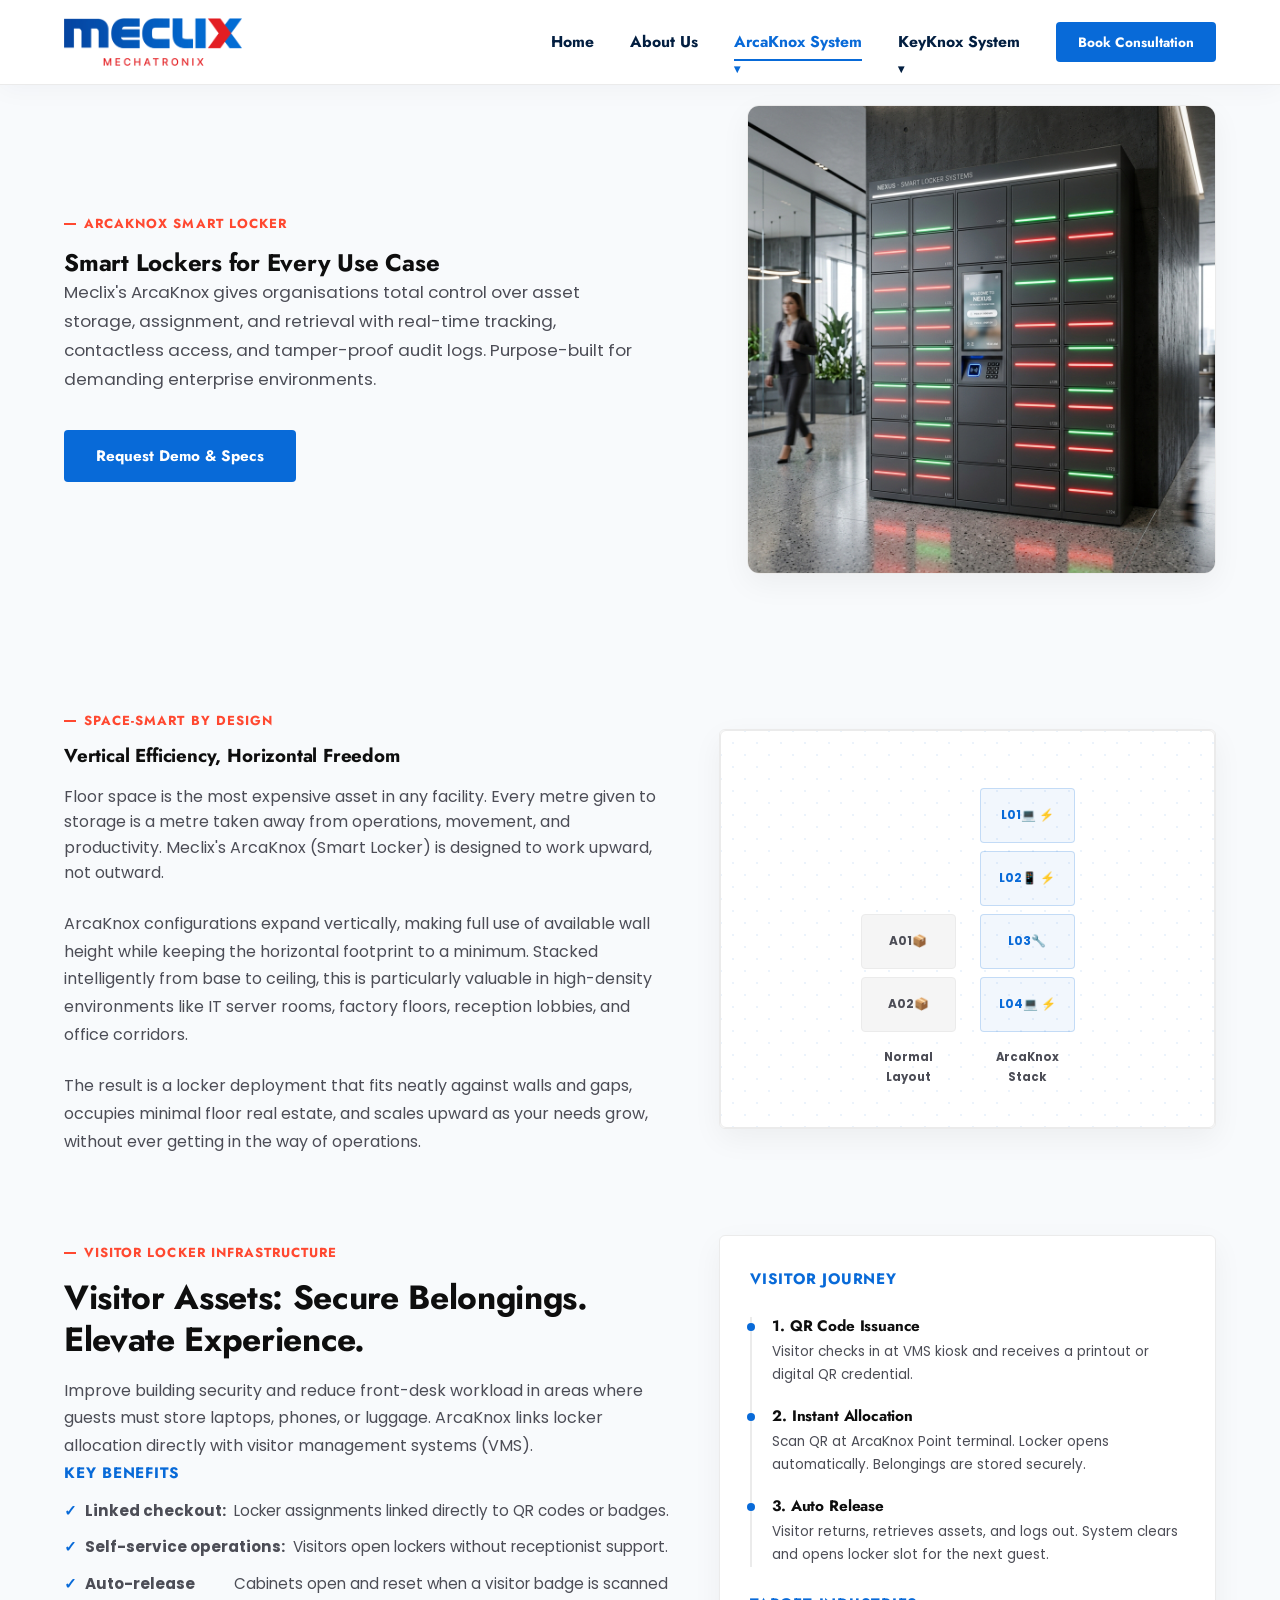
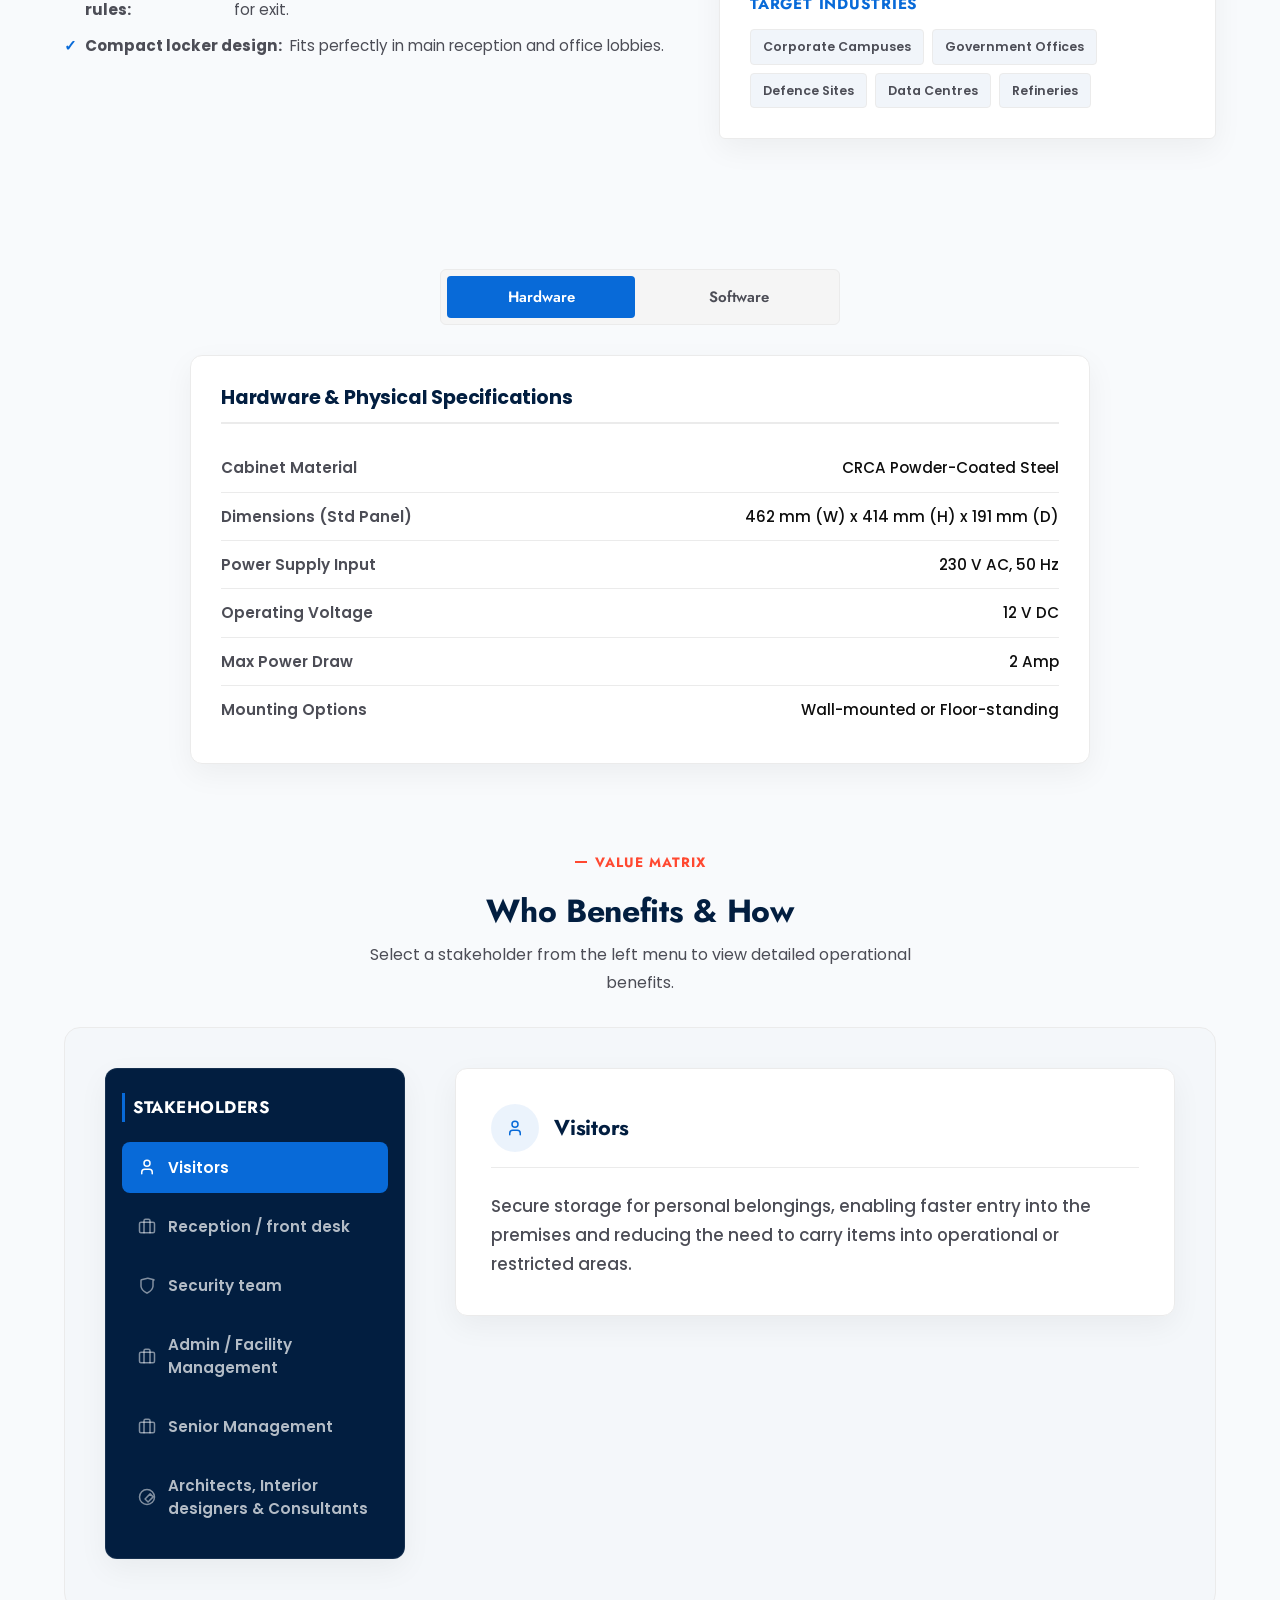
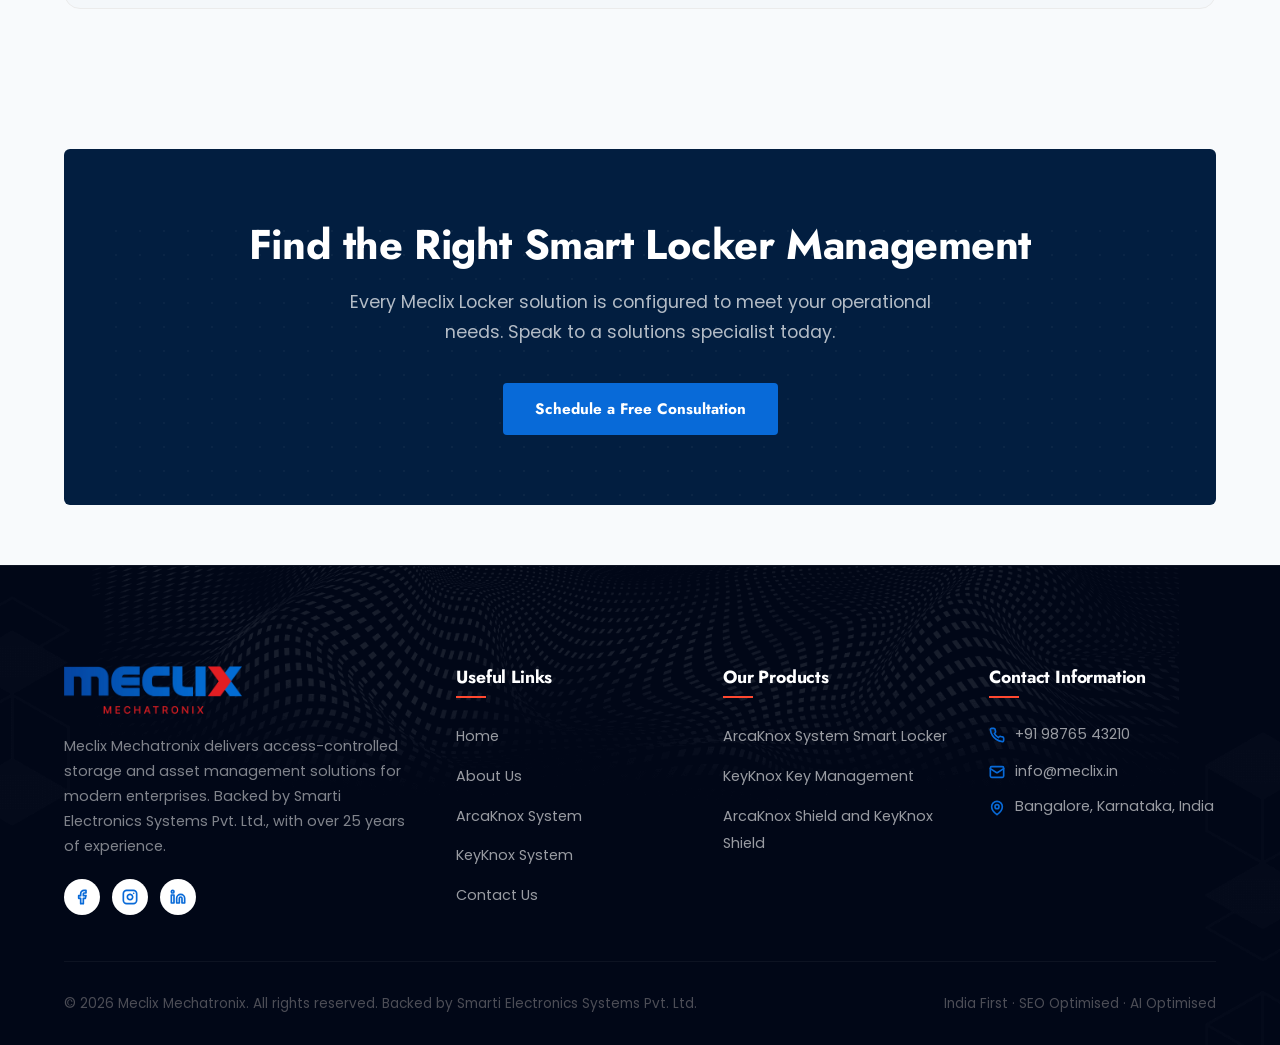
<file: visitor-lockers.html>
<!DOCTYPE html>
<html lang="en">
<head>
  <meta charset="UTF-8">
  <meta name="viewport" content="width=device-width, initial-scale=1.0">
  <title>Smart Locker for Visitor Asset Management | Meclix Mechatronix</title>
  <meta name="description" content="Secure visitor locker systems integrated with Visitor Management Systems (VMS). QR code access, self-service retrieval, and audit logging.">
  <link rel="stylesheet" href="index.css">
</head>
<body>

  <!-- ==========================================================================
       HEADER & NAVIGATION
       ========================================================================== -->
    <header class="site-header" id="site-header">
    <div class="header-container">
      <a class="logo-link" href="index.html" style="display: inline-block; padding: 5px 0;">
        <img src="assets/images/new_logo.png" alt="Meclix Mechatronix" style="max-height: 48px; width: auto; display: block;">
      </a>
      
      <button class="menu-toggle" id="menu-toggle" aria-label="Toggle menu">
        <svg width="24" height="24" viewBox="0 0 24 24" fill="none" stroke="currentColor" stroke-width="2" stroke-linecap="round" stroke-linejoin="round"><line x1="3" y1="12" x2="21" y2="12"></line><line x1="3" y1="6" x2="21" y2="6"></line><line x1="3" y1="18" x2="21" y2="18"></line></svg>
      </button>

      <nav class="nav-menu" id="nav-menu">
        <a class="nav-link" href="index.html">Home</a>
        <a class="nav-link" href="about.html">About Us</a>
        <div class="nav-dropdown">
          <a class="nav-link dropdown-toggle active" href="lockers.html">ArcaKnox System</a>
          <ul class="dropdown-menu">
            <li><a href="lockers.html">Employee Assets</a></li>
            <li><a href="it-lockers.html">IT Assets</a></li>
            <li><a href="visitor-lockers.html" class="active">Visitor Assets</a></li>
            <li><a href="tool-lockers.html">Tool Kits</a></li>
          </ul>
        </div>
        <div class="nav-dropdown">
          <a class="nav-link dropdown-toggle" href="keyknox.html">KeyKnox System</a>
          <ul class="dropdown-menu">
            <li><a href="keyknox.html">Fleet & Vehicles</a></li>
            <li><a href="server-racks.html">Server Racks</a></li>
            <li><a href="premise-workplace.html">Premise & Workplace</a></li>
            <li><a href="plant-maintenance.html">Plant & Maintenance</a></li>
          </ul>
        </div>
        <div class="nav-cta">
          <button class="btn btn-primary btn-sm btn-consultation-trigger">Book Consultation</button>
        </div>
      </nav>
    </div>
  </header>

  <main>
    <div class="container">
      
      <!-- Product Hero -->
      <div class="hero-wrapper" style="min-height: auto; margin-bottom: 80px; margin-top: 20px;">
        <div class="hero-content">
          <span class="eyebrow">ArcaKnox Smart Locker</span>
          <h2>Smart Lockers for Every Use Case</h2>
          <p>Meclix's ArcaKnox gives organisations total control over asset storage, assignment, and retrieval with real-time tracking, contactless access, and tamper-proof audit logs. Purpose-built for demanding enterprise environments.</p>
          <button class="btn btn-primary btn-consultation-trigger">Request Demo & Specs</button>
        </div>
        <div class="hero-image-block">
          <img src="assets/smart_locker.png" alt="ArcaKnox Smart Locker System" style="width:100%; border-radius:12px; border: 1px solid var(--border-light); box-shadow: var(--shadow-normal);">
        </div>
      </div>

      <!-- Space Efficiency Feature -->
      <div class="space-smart-grid">
        <div class="space-smart-text">
          <span class="eyebrow">Space-Smart by Design</span>
          <h3>Vertical Efficiency, Horizontal Freedom</h3>
          <p style="margin: 16px 0 24px 0; line-height: 1.6;">Floor space is the most expensive asset in any facility. Every metre given to storage is a metre taken away from operations, movement, and productivity. Meclix's ArcaKnox (Smart Locker) is designed to work upward, not outward.</p>
          <p style="margin-bottom: 24px;">ArcaKnox configurations expand vertically, making full use of available wall height while keeping the horizontal footprint to a minimum. Stacked intelligently from base to ceiling, this is particularly valuable in high-density environments like IT server rooms, factory floors, reception lobbies, and office corridors.</p>
          <p>The result is a locker deployment that fits neatly against walls and gaps, occupies minimal floor real estate, and scales upward as your needs grow, without ever getting in the way of operations.</p>
        </div>
        
        <div class="efficiency-visual card-panel">
          <div class="tech-grid-bg"></div>
          <div class="locker-stack-sim">
            <div class="stack-column">
              <div class="locker-box-unit">
                <div class="locker-door">
                  <span class="locker-label">A01</span>
                  <span class="locker-lock"><span class="lock-led red"></span></span>
                  <span class="locker-handle"></span>
                </div>
                <div class="locker-interior">
                  <span class="device-icon">📦</span>
                </div>
              </div>
              <div class="locker-box-unit">
                <div class="locker-door">
                  <span class="locker-label">A02</span>
                  <span class="locker-lock"><span class="lock-led red"></span></span>
                  <span class="locker-handle"></span>
                </div>
                <div class="locker-interior">
                  <span class="device-icon">📦</span>
                </div>
              </div>
              <div class="stack-label">Normal Layout</div>
            </div>
            
            <div class="stack-column height-optimized">
              <div class="locker-box-unit anim-unit-1">
                <div class="locker-door">
                  <span class="locker-label">L01</span>
                  <span class="locker-lock"><span class="lock-led green"></span></span>
                  <span class="locker-handle"></span>
                </div>
                <div class="locker-interior">
                  <span class="device-icon">💻</span>
                  <span class="charge-indicator">⚡</span>
                </div>
              </div>
              <div class="locker-box-unit anim-unit-2">
                <div class="locker-door">
                  <span class="locker-label">L02</span>
                  <span class="locker-lock"><span class="lock-led red"></span></span>
                  <span class="locker-handle"></span>
                </div>
                <div class="locker-interior">
                  <span class="device-icon">📱</span>
                  <span class="charge-indicator">⚡</span>
                </div>
              </div>
              <div class="locker-box-unit anim-unit-3">
                <div class="locker-door">
                  <span class="locker-label">L03</span>
                  <span class="locker-lock"><span class="lock-led green"></span></span>
                  <span class="locker-handle"></span>
                </div>
                <div class="locker-interior">
                  <span class="device-icon">🔧</span>
                </div>
              </div>
              <div class="locker-box-unit anim-unit-4">
                <div class="locker-door">
                  <span class="locker-label">L04</span>
                  <span class="locker-lock"><span class="lock-led green"></span></span>
                  <span class="locker-handle"></span>
                </div>
                <div class="locker-interior">
                  <span class="device-icon">💻</span>
                  <span class="charge-indicator">⚡</span>
                </div>
              </div>
              <div class="stack-label">ArcaKnox Stack</div>
            </div>
          </div>
        </div>
      </div>

      <!-- Use cases Blocks -->
      <div class="usecase-blocks">
        <!-- Use Case 3: Visitor Assets -->
        <div class="usecase-block">
          <div class="usecase-text">
            <span class="eyebrow">Visitor Locker Infrastructure</span>
            <h3>Visitor Assets: Secure Belongings. Elevate Experience.</h3>
            <p>Improve building security and reduce front-desk workload in areas where guests must store laptops, phones, or luggage. ArcaKnox links locker allocation directly with visitor management systems (VMS).</p>
            
            <div class="usecase-meta-group">
              <div class="meta-sub-header">Key Benefits</div>
              <ul class="benefits-list">
                <li><strong>Linked checkout:</strong> Locker assignments linked directly to QR codes or badges.</li>
                <li><strong>Self-service operations:</strong> Visitors open lockers without receptionist support.</li>
                <li><strong>Auto-release rules:</strong> Cabinets open and reset when a visitor badge is scanned for exit.</li>
                <li><strong>Compact locker design:</strong> Fits perfectly in main reception and office lobbies.</li>
              </ul>
            </div>
          </div>
          
          <div class="usecase-specs card-panel" style="padding: 30px;">
            <div class="meta-sub-header">Visitor Journey</div>
            <div class="how-it-works-vertical">
              <div class="how-step">
                <h5>1. QR Code Issuance</h5>
                <p>Visitor checks in at VMS kiosk and receives a printout or digital QR credential.</p>
              </div>
              <div class="how-step">
                <h5>2. Instant Allocation</h5>
                <p>Scan QR at ArcaKnox Point terminal. Locker opens automatically. Belongings are stored securely.</p>
              </div>
              <div class="how-step">
                <h5>3. Auto Release</h5>
                <p>Visitor returns, retrieves assets, and logs out. System clears and opens locker slot for the next guest.</p>
              </div>
            </div>
            
            <div class="usecase-meta-group" style="margin-top: 24px;">
              <div class="meta-sub-header">Target Industries</div>
              <div class="industry-list-tags">
                <span class="industry-tag">Corporate Campuses</span>
                <span class="industry-tag">Government Offices</span>
                <span class="industry-tag">Defence Sites</span>
                <span class="industry-tag">Data Centres</span>
                <span class="industry-tag">Refineries</span>
              </div>
            </div>
          </div>
        </div>

                <!-- Integrated Technical & Software Specifications (Tabbed) -->
                <div class="specs-tabs-wrapper">
                  <div class="specs-tab-nav">
                    <button class="specs-tab-btn active" data-tab="specs-hw-locker">Hardware</button>
                    <button class="specs-tab-btn" data-tab="specs-sw-locker">Software</button>
                  </div>
                  <div class="specs-tab-content">
                    <!-- Hardware Specs -->
                    <div class="specs-tab-pane active" id="specs-hw-locker">
                      <div class="spec-table-block card-panel" style="padding: 30px; background: #ffffff; border-radius: 12px; border: 1px solid var(--border-light); max-width: 900px; margin: 0 auto; box-shadow: var(--shadow-normal);">
                        <h4 style="font-size: 1.2rem; color: var(--color-navy); margin-top: 0; margin-bottom: 20px; font-family: var(--font-secondary); border-bottom: 2px solid var(--border-light); padding-bottom: 12px; font-weight: 700;">Hardware & Physical Specifications</h4>
                        <table style="width: 100%; border-collapse: collapse; font-size: 0.95rem; line-height: 1.8;">
                          <tbody>
                            <tr style="border-bottom: 1px solid var(--border-light);"><td style="padding: 10px 0; font-weight: 600; color: #4c4d56;">Cabinet Material</td><td style="padding: 10px 0; text-align: right; color: #0e0e0e; font-weight: 500;">CRCA Powder-Coated Steel</td></tr>
                            <tr style="border-bottom: 1px solid var(--border-light);"><td style="padding: 10px 0; font-weight: 600; color: #4c4d56;">Dimensions (Std Panel)</td><td style="padding: 10px 0; text-align: right; color: #0e0e0e; font-weight: 500;">462 mm (W) x 414 mm (H) x 191 mm (D)</td></tr>
                            <tr style="border-bottom: 1px solid var(--border-light);"><td style="padding: 10px 0; font-weight: 600; color: #4c4d56;">Power Supply Input</td><td style="padding: 10px 0; text-align: right; color: #0e0e0e; font-weight: 500;">230 V AC, 50 Hz</td></tr>
                            <tr style="border-bottom: 1px solid var(--border-light);"><td style="padding: 10px 0; font-weight: 600; color: #4c4d56;">Operating Voltage</td><td style="padding: 10px 0; text-align: right; color: #0e0e0e; font-weight: 500;">12 V DC</td></tr>
                            <tr style="border-bottom: 1px solid var(--border-light);"><td style="padding: 10px 0; font-weight: 600; color: #4c4d56;">Max Power Draw</td><td style="padding: 10px 0; text-align: right; color: #0e0e0e; font-weight: 500;">2 Amp</td></tr>
                            <tr><td style="padding: 10px 0; font-weight: 600; color: #4c4d56;">Mounting Options</td><td style="padding: 10px 0; text-align: right; color: #0e0e0e; font-weight: 500;">Wall-mounted or Floor-standing</td></tr>
                          </tbody>
                        </table>
                      </div>
                    </div>

                    <!-- Software Specs -->
                    <div class="specs-tab-pane" id="specs-sw-locker">
                      <div class="spec-table-block card-panel" style="padding: 30px; background: #ffffff; border-radius: 12px; border: 1px solid var(--border-light); max-width: 900px; margin: 0 auto; box-shadow: var(--shadow-normal);">
                        <h4 style="font-size: 1.2rem; color: var(--color-navy); margin-top: 0; margin-bottom: 20px; font-family: var(--font-secondary); border-bottom: 2px solid var(--border-light); padding-bottom: 12px; font-weight: 700;">Software & System Specifications</h4>
                        <table style="width: 100%; border-collapse: collapse; font-size: 0.95rem; line-height: 1.8;">
                          <tbody>
                            <tr style="border-bottom: 1px solid var(--border-light);"><td style="padding: 10px 0; font-weight: 600; color: #4c4d56;">Locker Allocation</td><td style="padding: 10px 0; text-align: right; color: #0e0e0e; font-weight: 500;">Dynamic & Fixed Assignment (Auto-scheduled)</td></tr>
                            <tr style="border-bottom: 1px solid var(--border-light);"><td style="padding: 10px 0; font-weight: 600; color: #4c4d56;">Access Modes</td><td style="padding: 10px 0; text-align: right; color: #0e0e0e; font-weight: 500;">RFID Cards, Biometrics, PIN Pad, Mobile App (NFC/BLE)</td></tr>
                            <tr style="border-bottom: 1px solid var(--border-light);"><td style="padding: 10px 0; font-weight: 600; color: #4c4d56;">Access Levels</td><td style="padding: 10px 0; text-align: right; color: #0e0e0e; font-weight: 500;">Up to 5-tier role-based access control</td></tr>
                            <tr style="border-bottom: 1px solid var(--border-light);"><td style="padding: 10px 0; font-weight: 600; color: #4c4d56;">System Integration</td><td style="padding: 10px 0; text-align: right; color: #0e0e0e; font-weight: 500;">REST APIs, Active Directory, HRMS & ITSM</td></tr>
                            <tr style="border-bottom: 1px solid var(--border-light);"><td style="padding: 10px 0; font-weight: 600; color: #4c4d56;">Operational Mode</td><td style="padding: 10px 0; text-align: right; color: #0e0e0e; font-weight: 500;">Online with full Standalone Offline fallback mode</td></tr>
                            <tr><td style="padding: 10px 0; font-weight: 600; color: #4c4d56;">Real-Time Tracking</td><td style="padding: 10px 0; text-align: right; color: #0e0e0e; font-weight: 500;">Tamper notifications, status alerts, audit-ready logs</td></tr>
                          </tbody>
                        </table>
                      </div>
                    </div>
                  </div>
                </div>

      </div>
      
      
      <!-- Value Matrix Section (Interactive Stakeholder Classification) -->
      <div class="section-header" style="margin-top: 60px; margin-bottom: 30px; text-align: center;">
        <span class="eyebrow" style="font-size: 0.85rem; letter-spacing: 1px;">Value Matrix</span>
        <h2 style="font-size: 2rem; color: #021e40; margin: 5px 0 10px 0;">Who Benefits & How</h2>
        <p style="color: var(--color-body); font-size: 1rem; max-width: 600px; margin: 0 auto;">Select a stakeholder from the left menu to view detailed operational benefits.</p>
      </div>

      <div class="locker-redesign-container" style="margin-top: 30px;">
        <!-- Stakeholder Sidebar Menu -->
        <aside class="locker-sidebar">
          <div class="locker-sidebar-title">Stakeholders</div>
          <ul class="locker-sidebar-menu">
            <li class="locker-sidebar-item active" data-tab="visitors">
              <button>
                <svg xmlns="http://www.w3.org/2000/svg" width="18" height="18" viewBox="0 0 24 24" fill="none" stroke="currentColor" stroke-width="2" stroke-linecap="round" stroke-linejoin="round"><path d="M19 21v-2a4 4 0 0 0-4-4H9a4 4 0 0 0-4 4v2"/><circle cx="12" cy="7" r="4"/></svg>
                Visitors
              </button>
            </li>
            <li class="locker-sidebar-item" data-tab="reception-front-desk">
              <button>
                <svg xmlns="http://www.w3.org/2000/svg" width="18" height="18" viewBox="0 0 24 24" fill="none" stroke="currentColor" stroke-width="2" stroke-linecap="round" stroke-linejoin="round"><rect width="20" height="14" x="2" y="7" rx="2" ry="2"/><path d="M16 21V5a2 2 0 0 0-2-2h-4a2 2 0 0 0-2 2v16"/></svg>
                Reception / front desk
              </button>
            </li>
            <li class="locker-sidebar-item" data-tab="security-team">
              <button>
                <svg xmlns="http://www.w3.org/2000/svg" width="18" height="18" viewBox="0 0 24 24" fill="none" stroke="currentColor" stroke-width="2" stroke-linecap="round" stroke-linejoin="round"><path d="M20 13c0 5-3.5 7.5-7.66 9.7a1 1 0 0 1-.68 0C7.5 20.5 4 18 4 13V6a1 1 0 0 1 .76-.97l8-2a1 1 0 0 1 .48 0l8 2A1 1 0 0 1 20 6v7z"/></svg>
                Security team
              </button>
            </li>
            <li class="locker-sidebar-item" data-tab="admin-facility-management">
              <button>
                <svg xmlns="http://www.w3.org/2000/svg" width="18" height="18" viewBox="0 0 24 24" fill="none" stroke="currentColor" stroke-width="2" stroke-linecap="round" stroke-linejoin="round"><rect width="20" height="14" x="2" y="7" rx="2" ry="2"/><path d="M16 21V5a2 2 0 0 0-2-2h-4a2 2 0 0 0-2 2v16"/></svg>
                Admin / Facility Management
              </button>
            </li>
            <li class="locker-sidebar-item" data-tab="senior-management">
              <button>
                <svg xmlns="http://www.w3.org/2000/svg" width="18" height="18" viewBox="0 0 24 24" fill="none" stroke="currentColor" stroke-width="2" stroke-linecap="round" stroke-linejoin="round"><rect width="20" height="14" x="2" y="7" rx="2" ry="2"/><path d="M16 21V5a2 2 0 0 0-2-2h-4a2 2 0 0 0-2 2v16"/></svg>
                Senior Management
              </button>
            </li>
            <li class="locker-sidebar-item" data-tab="architects-interior-designers-consultants">
              <button>
                <svg xmlns="http://www.w3.org/2000/svg" width="18" height="18" viewBox="0 0 24 24" fill="none" stroke="currentColor" stroke-width="2" stroke-linecap="round" stroke-linejoin="round"><circle cx="12" cy="12" r="10"/><path d="m16.2 7.8-2 2-2.8 2.8-2 2 4 4 2-2 2.8-2.8 2-2-4-4z"/></svg>
                Architects, Interior designers & Consultants
              </button>
            </li>
          </ul>
        </aside>

        <!-- Stakeholder Content Area -->
        <div class="locker-content-area">
          <!-- Pane: Visitors -->
          <div class="locker-pane active" id="pane-visitors">
            <div class="stakeholder-card card-panel" style="padding: 35px; background: #ffffff; border-radius: 12px; border: 1px solid var(--border-light); box-shadow: var(--shadow-normal);">
              <div style="display: flex; align-items: center; gap: 15px; margin-bottom: 24px; border-bottom: 1px solid var(--border-light); padding-bottom: 15px;">
                <div style="width: 48px; height: 48px; background: rgba(8, 106, 216, 0.08); color: var(--color-primary); border-radius: 50%; display: flex; align-items: center; justify-content: center; flex-shrink: 0;">
                  <svg xmlns="http://www.w3.org/2000/svg" width="18" height="18" viewBox="0 0 24 24" fill="none" stroke="currentColor" stroke-width="2" stroke-linecap="round" stroke-linejoin="round"><path d="M19 21v-2a4 4 0 0 0-4-4H9a4 4 0 0 0-4 4v2"/><circle cx="12" cy="7" r="4"/></svg>
                </div>
                <h4 style="margin: 0; font-size: 1.35rem; color: var(--color-navy); font-weight: 700;">Visitors</h4>
              </div>
              <p style="font-size: 1.05rem; line-height: 1.75; color: var(--color-body); font-weight: 500; margin: 0;">
                Secure storage for personal belongings, enabling faster entry into the premises and reducing the need to carry items into operational or restricted areas.
              </p>
            </div>
          </div>

          <!-- Pane: Reception / front desk -->
          <div class="locker-pane" id="pane-reception-front-desk">
            <div class="stakeholder-card card-panel" style="padding: 35px; background: #ffffff; border-radius: 12px; border: 1px solid var(--border-light); box-shadow: var(--shadow-normal);">
              <div style="display: flex; align-items: center; gap: 15px; margin-bottom: 24px; border-bottom: 1px solid var(--border-light); padding-bottom: 15px;">
                <div style="width: 48px; height: 48px; background: rgba(8, 106, 216, 0.08); color: var(--color-primary); border-radius: 50%; display: flex; align-items: center; justify-content: center; flex-shrink: 0;">
                  <svg xmlns="http://www.w3.org/2000/svg" width="18" height="18" viewBox="0 0 24 24" fill="none" stroke="currentColor" stroke-width="2" stroke-linecap="round" stroke-linejoin="round"><rect width="20" height="14" x="2" y="7" rx="2" ry="2"/><path d="M16 21V5a2 2 0 0 0-2-2h-4a2 2 0 0 0-2 2v16"/></svg>
                </div>
                <h4 style="margin: 0; font-size: 1.35rem; color: var(--color-navy); font-weight: 700;">Reception / front desk</h4>
              </div>
              <p style="font-size: 1.05rem; line-height: 1.75; color: var(--color-body); font-weight: 500; margin: 0;">
                Reduced congestion at entry points, simplified handling of visitor belongings, and improved efficiency in check-in and check-out processes.
              </p>
            </div>
          </div>

          <!-- Pane: Security team -->
          <div class="locker-pane" id="pane-security-team">
            <div class="stakeholder-card card-panel" style="padding: 35px; background: #ffffff; border-radius: 12px; border: 1px solid var(--border-light); box-shadow: var(--shadow-normal);">
              <div style="display: flex; align-items: center; gap: 15px; margin-bottom: 24px; border-bottom: 1px solid var(--border-light); padding-bottom: 15px;">
                <div style="width: 48px; height: 48px; background: rgba(8, 106, 216, 0.08); color: var(--color-primary); border-radius: 50%; display: flex; align-items: center; justify-content: center; flex-shrink: 0;">
                  <svg xmlns="http://www.w3.org/2000/svg" width="18" height="18" viewBox="0 0 24 24" fill="none" stroke="currentColor" stroke-width="2" stroke-linecap="round" stroke-linejoin="round"><path d="M20 13c0 5-3.5 7.5-7.66 9.7a1 1 0 0 1-.68 0C7.5 20.5 4 18 4 13V6a1 1 0 0 1 .76-.97l8-2a1 1 0 0 1 .48 0l8 2A1 1 0 0 1 20 6v7z"/></svg>
                </div>
                <h4 style="margin: 0; font-size: 1.35rem; color: var(--color-navy); font-weight: 700;">Security team</h4>
              </div>
              <p style="font-size: 1.05rem; line-height: 1.75; color: var(--color-body); font-weight: 500; margin: 0;">
                Improved control over visitor belongings, reduced risk of unauthorised item movement, and access to digital records of locker usage and access activity.
              </p>
            </div>
          </div>

          <!-- Pane: Admin / Facility Management -->
          <div class="locker-pane" id="pane-admin-facility-management">
            <div class="stakeholder-card card-panel" style="padding: 35px; background: #ffffff; border-radius: 12px; border: 1px solid var(--border-light); box-shadow: var(--shadow-normal);">
              <div style="display: flex; align-items: center; gap: 15px; margin-bottom: 24px; border-bottom: 1px solid var(--border-light); padding-bottom: 15px;">
                <div style="width: 48px; height: 48px; background: rgba(8, 106, 216, 0.08); color: var(--color-primary); border-radius: 50%; display: flex; align-items: center; justify-content: center; flex-shrink: 0;">
                  <svg xmlns="http://www.w3.org/2000/svg" width="18" height="18" viewBox="0 0 24 24" fill="none" stroke="currentColor" stroke-width="2" stroke-linecap="round" stroke-linejoin="round"><rect width="20" height="14" x="2" y="7" rx="2" ry="2"/><path d="M16 21V5a2 2 0 0 0-2-2h-4a2 2 0 0 0-2 2v16"/></svg>
                </div>
                <h4 style="margin: 0; font-size: 1.35rem; color: var(--color-navy); font-weight: 700;">Admin / Facility Management</h4>
              </div>
              <p style="font-size: 1.05rem; line-height: 1.75; color: var(--color-body); font-weight: 500; margin: 0;">
                Better control over shared visitor storage areas, support for compliance and monitoring requirements, and access to reports for incident review and audits.
              </p>
            </div>
          </div>

          <!-- Pane: Senior Management -->
          <div class="locker-pane" id="pane-senior-management">
            <div class="stakeholder-card card-panel" style="padding: 35px; background: #ffffff; border-radius: 12px; border: 1px solid var(--border-light); box-shadow: var(--shadow-normal);">
              <div style="display: flex; align-items: center; gap: 15px; margin-bottom: 24px; border-bottom: 1px solid var(--border-light); padding-bottom: 15px;">
                <div style="width: 48px; height: 48px; background: rgba(8, 106, 216, 0.08); color: var(--color-primary); border-radius: 50%; display: flex; align-items: center; justify-content: center; flex-shrink: 0;">
                  <svg xmlns="http://www.w3.org/2000/svg" width="18" height="18" viewBox="0 0 24 24" fill="none" stroke="currentColor" stroke-width="2" stroke-linecap="round" stroke-linejoin="round"><rect width="20" height="14" x="2" y="7" rx="2" ry="2"/><path d="M16 21V5a2 2 0 0 0-2-2h-4a2 2 0 0 0-2 2v16"/></svg>
                </div>
                <h4 style="margin: 0; font-size: 1.35rem; color: var(--color-navy); font-weight: 700;">Senior Management</h4>
              </div>
              <p style="font-size: 1.05rem; line-height: 1.75; color: var(--color-body); font-weight: 500; margin: 0;">
                Improved protection of visitor assets, reduced operational risk exposure, enhanced visitor experience, and a more structured reception environment.
              </p>
            </div>
          </div>

          <!-- Pane: Architects, Interior designers & Consultants -->
          <div class="locker-pane" id="pane-architects-interior-designers-consultants">
            <div class="stakeholder-card card-panel" style="padding: 35px; background: #ffffff; border-radius: 12px; border: 1px solid var(--border-light); box-shadow: var(--shadow-normal);">
              <div style="display: flex; align-items: center; gap: 15px; margin-bottom: 24px; border-bottom: 1px solid var(--border-light); padding-bottom: 15px;">
                <div style="width: 48px; height: 48px; background: rgba(8, 106, 216, 0.08); color: var(--color-primary); border-radius: 50%; display: flex; align-items: center; justify-content: center; flex-shrink: 0;">
                  <svg xmlns="http://www.w3.org/2000/svg" width="18" height="18" viewBox="0 0 24 24" fill="none" stroke="currentColor" stroke-width="2" stroke-linecap="round" stroke-linejoin="round"><circle cx="12" cy="12" r="10"/><path d="m16.2 7.8-2 2-2.8 2.8-2 2 4 4 2-2 2.8-2.8 2-2-4-4z"/></svg>
                </div>
                <h4 style="margin: 0; font-size: 1.35rem; color: var(--color-navy); font-weight: 700;">Architects, Interior designers & Consultants</h4>
              </div>
              <p style="font-size: 1.05rem; line-height: 1.75; color: var(--color-body); font-weight: 500; margin: 0;">
                Enables efficient planning of locker zones within building layouts, supporting secure storage areas and structured movement flow at entry points. Allows integration of locker systems within reception and lobby design, maintaining visual consistency while supporting functional storage requirements.
              </p>
            </div>
          </div>
        </div>
      </div>
    
      <!-- Page CTA -->
      <div class="global-page-cta">
        <div class="cta-box">
          <div class="tech-grid-bg"></div>
          <h2>Find the Right Smart Locker Management</h2>
          <p>Every Meclix Locker solution is configured to meet your operational needs. Speak to a solutions specialist today.</p>
          <button class="btn btn-primary btn-consultation-trigger">Schedule a Free Consultation</button>
        </div>
      </div>

    </div>
  </main>
    <!-- ==========================================================================
       FOOTER
       ========================================================================== -->
  <footer class="site-footer">
    <div class="container">
      <div class="footer-grid">
        <div class="footer-brand">
          <div class="logo-link" style="margin-bottom: 20px;">
            <img src="assets/images/new_logo.png" alt="Meclix Mechatronix" style="max-height: 48px; width: auto; display: block;">
          </div>
          <p>Meclix Mechatronix delivers access-controlled storage and asset management solutions for modern enterprises. Backed by Smarti Electronics Systems Pvt. Ltd., with over 25 years of experience.</p>
          <div class="footer-social-icons" style="margin-top: 20px; display: flex; gap: 12px;">
            <a href="https://www.facebook.com" target="_blank" style="width: 36px; height: 36px; background: #ffffff; border-radius: 50%; display: flex; align-items: center; justify-content: center; color: #086ad8; transition: all 0.3s ease;"><svg xmlns="http://www.w3.org/2000/svg" width="16" height="16" viewBox="0 0 24 24" fill="none" stroke="currentColor" stroke-width="2.5" stroke-linecap="round" stroke-linejoin="round" class="lucide lucide-facebook"><path d="M18 2h-3a5 5 0 0 0-5 5v3H7v4h3v8h4v-8h3l1-4h-4V7a1 1 0 0 1 1-1h3z"/></svg></a>
            <a href="https://www.instagram.com" target="_blank" style="width: 36px; height: 36px; background: #ffffff; border-radius: 50%; display: flex; align-items: center; justify-content: center; color: #086ad8; transition: all 0.3s ease;"><svg xmlns="http://www.w3.org/2000/svg" width="16" height="16" viewBox="0 0 24 24" fill="none" stroke="currentColor" stroke-width="2.5" stroke-linecap="round" stroke-linejoin="round" class="lucide lucide-instagram"><rect width="20" height="20" x="2" y="2" rx="5" ry="5"/><path d="M16 11.37A4 4 0 1 1 12.63 8 4 4 0 0 1 16 11.37z"/><line x1="17.5" x2="17.51" y1="6.5" y2="6.5"/></svg></a>
            <a href="https://www.linkedin.com" target="_blank" style="width: 36px; height: 36px; background: #ffffff; border-radius: 50%; display: flex; align-items: center; justify-content: center; color: #086ad8; transition: all 0.3s ease;"><svg xmlns="http://www.w3.org/2000/svg" width="16" height="16" viewBox="0 0 24 24" fill="none" stroke="currentColor" stroke-width="2.5" stroke-linecap="round" stroke-linejoin="round" class="lucide lucide-linkedin"><path d="M16 8a6 6 0 0 1 6 6v7h-4v-7a2 2 0 0 0-2-2 2 2 0 0 0-2 2v7h-4v-7a6 6 0 0 1 6-6z"/><rect width="4" height="12" x="2" y="9"/><circle cx="4" cy="4" r="2"/></svg></a>
          </div>
        </div>
        <div class="footer-col">
          <h5>Useful Links</h5>
          <ul class="footer-links">
            <li><a href="index.html">Home</a></li>
            <li><a href="about.html">About Us</a></li>
            <li><a href="lockers.html">ArcaKnox System</a></li>
            <li><a href="keyknox.html">KeyKnox System</a></li>
            <li><a href="javascript:void(0);" class="btn-consultation-trigger">Contact Us</a></li>
          </ul>
        </div>
        <div class="footer-col">
          <h5>Our Products</h5>
          <ul class="footer-links">
            <li><a href="lockers.html">ArcaKnox System Smart Locker</a></li>
            <li><a href="keyknox.html">KeyKnox Key Management</a></li>
            <li><a href="software.html">ArcaKnox Shield and KeyKnox Shield</a></li>
          </ul>
        </div>
        <div class="footer-col">
          <h5>Contact Information</h5>
          <ul class="footer-links-contact" style="list-style: none;">
            <li style="margin-bottom: 12px; display: flex; align-items: center; gap: 10px;">
              <span style="color: #086ad8; display: flex; align-items: center; min-width: 16px;"><svg xmlns="http://www.w3.org/2000/svg" width="16" height="16" viewBox="0 0 24 24" fill="none" stroke="currentColor" stroke-width="2.5" stroke-linecap="round" stroke-linejoin="round" class="lucide lucide-phone"><path d="M22 16.92v3a2 2 0 0 1-2.18 2 19.79 19.79 0 0 1-8.63-3.07 19.5 19.5 0 0 1-6-6 19.79 19.79 0 0 1-3.07-8.67A2 2 0 0 1 4.11 2h3a2 2 0 0 1 2 1.72 12.84 12.84 0 0 0 .7 2.81 2 2 0 0 1-.45 2.11L8.09 9.91a16 16 0 0 0 6 6l1.27-1.27a2 2 0 0 1 2.11-.45 12.84 12.84 0 0 0 2.81.7A2 2 0 0 1 22 16.92z"/></svg></span>
              <a href="tel:+919876543210" style="color: rgba(255, 255, 255, 0.6); font-size: 0.9rem;">+91 98765 43210</a>
            </li>
            <li style="margin-bottom: 12px; display: flex; align-items: center; gap: 10px;">
              <span style="color: #086ad8; display: flex; align-items: center; min-width: 16px;"><svg xmlns="http://www.w3.org/2000/svg" width="16" height="16" viewBox="0 0 24 24" fill="none" stroke="currentColor" stroke-width="2.5" stroke-linecap="round" stroke-linejoin="round" class="lucide lucide-mail"><rect width="20" height="16" x="2" y="4" rx="2"/><path d="m22 7-8.97 5.7a1.94 1.94 0 0 1-2.06 0L2 7"/></svg></span>
              <a href="mailto:info@meclix.in" style="color: rgba(255, 255, 255, 0.6); font-size: 0.9rem;">info@meclix.in</a>
            </li>
            <li style="margin-bottom: 12px; display: flex; align-items: start; gap: 10px;">
              <span style="color: #086ad8; display: flex; align-items: center; min-width: 16px; margin-top: 4px;"><svg xmlns="http://www.w3.org/2000/svg" width="16" height="16" viewBox="0 0 24 24" fill="none" stroke="currentColor" stroke-width="2.5" stroke-linecap="round" stroke-linejoin="round" class="lucide lucide-map-pin"><path d="M20 10c0 6-8 12-8 12s-8-6-8-12a8 8 0 0 1 16 0Z"/><circle cx="12" cy="10" r="3"/></svg></span>
              <a href="https://maps.google.com/?q=Bangalore,Karnataka,India" target="_blank" style="color: rgba(255, 255, 255, 0.6); font-size: 0.9rem; line-height: 1.4;">Bangalore, Karnataka, India</a>
            </li>
          </ul>
        </div>
      </div>
      <div class="footer-bottom">
        <p>&copy; 2026 Meclix Mechatronix. All rights reserved. Backed by Smarti Electronics Systems Pvt. Ltd.</p>
        <p>India First · SEO Optimised · AI Optimised</p>
      </div>
    </div>
  </footer>

  <!-- ==========================================================================
       CONSULTATION BOOKING DIALOG (MODAL)
       ========================================================================== -->
  <div class="modal-overlay" id="consultation-modal">
    <div class="modal-box">
      <button class="modal-close-btn" id="modal-close-btn">&times;</button>
      <div id="booking-form-container">
        <div class="modal-header">
          <h3>Schedule a Consultation</h3>
          <p>Book a free technical consultation with a Meclix solutions specialist.</p>
        </div>
        
        <form id="consultation-form" novalidate>
          <div class="form-row">
            <div class="form-group">
              <label class="form-label" for="booking-name">Full Name *</label>
              <input type="text" id="booking-name" class="form-input" required placeholder="John Doe">
            </div>
            <div class="form-group">
              <label class="form-label" for="booking-company">Company *</label>
              <input type="text" id="booking-company" class="form-input" required placeholder="Enterprise Corp">
            </div>
          </div>
          
          <div class="form-row">
            <div class="form-group">
              <label class="form-label" for="booking-email">Work Email *</label>
              <input type="email" id="booking-email" class="form-input" required placeholder="john@company.com">
            </div>
            <div class="form-group">
              <label class="form-label" for="booking-phone">Phone Number *</label>
              <input type="tel" id="booking-phone" class="form-input" required placeholder="+91 99999 99999">
            </div>
          </div>
          
          <div class="form-group">
            <label class="form-label" for="booking-product">Product of Interest *</label>
            <select id="booking-product" class="form-input" required>
              <option value="" disabled selected>Select a product...</option>
              <option value="keyknox">KeyKnox (Electronic Key Management System)</option>
              <option value="arcaknox">ArcaKnox (Smart Locker Systems)</option>
              <option value="both">Both Product Lines</option>
              <option value="software">Shield Software / Integrations</option>
            </select>
          </div>

          
          <div class="form-submit-row">
            <button type="submit" class="btn btn-primary" id="booking-submit-btn">Book Consultation Session</button>
          </div>
        </form>
      </div>

      <div id="booking-success-container" class="booking-success-message">
        <div class="success-icon">✓</div>
        <h4>Consultation Scheduled!</h4>
        <p>Thank you for reaching out. A Meclix Mechatronix security specialist will review your request and contact you shortly.</p>
        <button class="btn btn-primary" id="success-done-btn">Back to Website</button>
      </div>
    </div>
  </div>

  <script src="index.js"></script>
</body>
</html>
</file>
<file: index.css>
@import url('https://fonts.googleapis.com/css2?family=Jost:wght@300;400;500;600;700;800;900&family=Poppins:wght@300;400;500;600;700;800;900&family=JetBrains+Mono:wght@400;500&display=swap');

/* ==========================================================================
   OFFICIAL TECHWIX THEME STYLING SYSTEM
   ========================================================================== */
:root {
  --font-primary: 'Jost', sans-serif;
  /* Heading Font */
  --font-secondary: 'Poppins', sans-serif;
  /* Body Font */
  --font-mono: 'JetBrains Mono', monospace;

  /* Official Techwix Theme Colors */
  --color-primary: #086ad8;
  /* Primary Techwix Blue */
  --color-secondary: #ff4830;
  /* Accent Orange-Red */
  --color-navy: #021e40;
  /* Deep Secondary Navy */
  --color-dark: #0e0e0e;
  /* Heading Deep Black */
  --color-body: #4c4d56;
  /* Body Text Grey */
  --color-text-muted: #8a8b94;

  --bg-body: #f8fafc;
  /* Overall Light Body background */
  --bg-card: #ffffff;
  /* Card background */
  --bg-shade: #f5f5f5;
  /* Techwix shade */
  --bg-navy-dark: #021e40;
  /* Deep navy dark modules */

  --border-light: #ebebeb;
  --border-hover: #086ad8;

  /* Official Shadow System */
  --shadow-normal: 0px 10px 30px 0px rgba(0, 0, 0, 0.05);
  --shadow-hover: 0px 10px 30px 0px rgba(20, 36, 66, 0.1);
  --shadow-darker: 0px 10px 50px 0px rgba(26, 46, 85, 0.08);

  /* Transition Settings */
  --transition-normal: 0.3s ease-in-out;

  --header-height: 85px;
}

/* ==========================================================================
   RESET & GLOBAL STYLES
   ========================================================================== */
*,
*::before,
*::after {
  box-sizing: border-box;
  margin: 0;
  padding: 0;
}

html {
  scroll-behavior: smooth;
  font-size: 16px;
  background-color: var(--bg-body);
  color: var(--color-body);
  font-family: var(--font-secondary);
  overflow-x: hidden;
}

body {
  min-height: 100vh;
  line-height: 1.73;
  position: relative;
  background: var(--bg-body);
}

/* Custom Scrollbar */
::-webkit-scrollbar {
  width: 8px;
}

::-webkit-scrollbar-track {
  background: var(--bg-shade);
}

::-webkit-scrollbar-thumb {
  background: #ccd6e2;
  border-radius: 4px;
}

::-webkit-scrollbar-thumb:hover {
  background: var(--color-primary);
}

/* Typography */
h1,
h2,
h3,
h4,
h5,
h6 {
  font-family: var(--font-primary);
  font-weight: 700;
  letter-spacing: -0.01em;
  color: var(--color-dark);
  line-height: 1.25;
}

p {
  color: var(--color-body);
}

a {
  color: inherit;
  text-decoration: none;
  transition: var(--transition-normal);
}

/* Container */
.container {
  max-width: 1200px;
  margin: 0 auto;
  padding: 0 24px;
  width: 100%;
  position: relative;
  z-index: 1;
}

/* ==========================================================================
   STYLE UTILITIES & COMPONENTS
   ========================================================================== */
.card-panel,
.glass-panel {
  background: var(--bg-card);
  border: 1px solid var(--border-light);
  border-radius: 6px;
  /* Techwix card borders are sharp and clean */
  box-shadow: var(--shadow-normal);
  transition: all var(--transition-normal);
}

.card-panel:hover,
.glass-panel:hover {
  transform: translateY(-5px);
  border-color: rgba(8, 106, 216, 0.2);
  box-shadow: var(--shadow-hover);
}

.gradient-text {
  color: var(--color-primary);
}

.eyebrow {
  font-family: var(--font-primary);
  text-transform: uppercase;
  font-size: 0.82rem;
  letter-spacing: 0.08em;
  color: var(--color-secondary);
  margin-bottom: 12px;
  display: inline-flex;
  align-items: center;
  gap: 8px;
  font-weight: 700;
}

.eyebrow::before {
  content: '';
  display: inline-block;
  width: 12px;
  height: 2px;
  background-color: var(--color-secondary);
}

/* Techwix Official Buttons */
.btn {
  display: inline-flex;
  align-items: center;
  justify-content: center;
  gap: 8px;
  padding: 15px 32px;
  border-radius: 4px;
  /* Techwix button borders are rectangular with slight rounding */
  font-family: var(--font-primary);
  font-size: 0.95rem;
  font-weight: 700;
  cursor: pointer;
  transition: all var(--transition-normal);
  border: none;
  position: relative;
  overflow: hidden;
  z-index: 1;
}

.btn-primary {
  background: var(--color-primary);
  color: #fff;
}

.btn-primary:hover {
  background: var(--color-navy);
  color: #fff;
  transform: translateY(-2px);
}

.btn-secondary {
  background: var(--color-secondary);
  color: #fff;
}

.btn-secondary:hover {
  background: var(--color-navy);
  color: #fff;
  transform: translateY(-2px);
}

.btn-sm {
  padding: 10px 22px;
  font-size: 0.85rem;
}

/* ==========================================================================
   HEADER / NAVIGATION (Techwix Style)
   ========================================================================== */
.site-header {
  position: fixed;
  top: 0;
  left: 0;
  width: 100%;
  height: var(--header-height);
  z-index: 100;
  transition: all var(--transition-normal);
  background: #ffffff;
  border-bottom: 1px solid var(--border-light);
  box-shadow: 0 4px 25px rgba(2, 30, 64, 0.04);
}

.site-header.scrolled {
  background: #ffffff;
  border-bottom: 1px solid var(--border-light);
  box-shadow: 0 4px 25px rgba(2, 30, 64, 0.04);
}

.header-container {
  display: flex;
  align-items: center;
  justify-content: space-between;
  height: 100%;
  padding: 0 24px;
  max-width: 1200px;
  margin: 0 auto;
}

.logo-icon {
  width: 38px;
  height: 38px;
  background: var(--color-primary);
  border-radius: 4px;
  display: flex;
  align-items: center;
  justify-content: center;
  color: #fff;
  font-family: var(--font-primary);
  font-size: 1.4rem;
  font-weight: 800;
}

.logo-text {
  font-family: var(--font-primary);
  font-size: 1.45rem;
  font-weight: 800;
  color: var(--color-navy);
}

.logo-text span {
  color: var(--color-primary);
}

/* Nav Menu */
.nav-menu {
  display: flex;
  align-items: center;
  gap: 36px;
  list-style: none;
}

.nav-link {
  font-family: var(--font-primary);
  font-size: 0.98rem;
  font-weight: 700;
  color: var(--color-navy);
  position: relative;
  padding: 8px 0;
}

.nav-link:hover,
.nav-link.active {
  color: var(--color-primary);
}

.nav-link::after {
  content: '';
  position: absolute;
  bottom: 0;
  left: 0;
  width: 0%;
  height: 2px;
  background: var(--color-primary);
  transition: width var(--transition-normal);
}

.nav-link:hover::after,
.nav-link.active::after {
  width: 100%;
}

.menu-toggle {
  display: none;
  background: none;
  border: none;
  color: var(--color-navy);
  font-size: 1.6rem;
  cursor: pointer;
}

/* ==========================================================================
   SPA ROUTER & SECTIONS
   ========================================================================== */
main {
  position: relative;
  z-index: 1;
  min-height: 100vh;
  padding-top: var(--header-height);
}

/* ==========================================================================
   LANDING PAGE (Techwix Style)
   ========================================================================== */

/* Premium Split Hero Section */
.hero-section-split {
  position: relative;
  width: 100%;
  min-height: 80vh;
  padding: 160px 0 180px 0;
  display: flex;
  align-items: center;
  background-color: #021e40;
  overflow: hidden;
}

.hero-section-split .container {
  position: relative;
  z-index: 5;
}

.hero-bg-image {
  position: absolute;
  top: 0;
  right: 0;
  width: 100%;
  height: 100%;
  background-image: url('assets/hero_bg.jpg');
  background-size: cover;
  background-position: center;
  background-repeat: no-repeat;
  filter: grayscale(100%) contrast(1.15) brightness(0.5);
  z-index: 1;
  animation: bgZoom 20s infinite alternate ease-in-out;
}

@keyframes bgZoom {
  0% {
    transform: scale(1);
  }

  100% {
    transform: scale(1.08);
  }
}

.hero-gradient-overlay {
  position: absolute;
  top: 0;
  left: 0;
  width: 100%;
  height: 100%;
  background: linear-gradient(135deg, rgba(142, 86, 255, 0.96) 0%, rgba(8, 106, 216, 0.96) 100%);
  clip-path: polygon(0 0, 58% 0, 0 100%);
  z-index: 2;
}

/* Thin diagonal lines */
.diagonal-lines-container {
  position: absolute;
  top: 0;
  right: 0;
  width: 65%;
  height: 100%;
  z-index: 3;
  pointer-events: none;
}

.diagonal-line {
  position: absolute;
  background: rgba(255, 255, 255, 0.08);
  width: 1px;
  height: 200%;
  top: -50%;
  transform: rotate(40deg);
}

.line-1 {
  left: 20%;
  animation: floatLine1 15s linear infinite;
}

.line-2 {
  left: 50%;
  animation: floatLine2 18s linear infinite;
}

.line-3 {
  left: 80%;
  animation: floatLine3 22s linear infinite;
}

@keyframes floatLine1 {
  0% {
    transform: translate(-30px, -30px) rotate(40deg);
    opacity: 0.3;
  }

  50% {
    opacity: 0.6;
  }

  100% {
    transform: translate(30px, 30px) rotate(40deg);
    opacity: 0.3;
  }
}

@keyframes floatLine2 {
  0% {
    transform: translate(30px, -30px) rotate(40deg);
    opacity: 0.4;
  }

  50% {
    opacity: 0.7;
  }

  100% {
    transform: translate(-30px, 30px) rotate(40deg);
    opacity: 0.4;
  }
}

@keyframes floatLine3 {
  0% {
    transform: translate(-20px, 20px) rotate(40deg);
    opacity: 0.3;
  }

  50% {
    opacity: 0.6;
  }

  100% {
    transform: translate(20px, -20px) rotate(40deg);
    opacity: 0.3;
  }
}

.hero-split-grid {
  display: grid;
  grid-template-columns: 1.15fr 0.85fr;
  position: relative;
  z-index: 5;
}

.hero-content-split {
  max-width: 550px;
  text-align: left;
}

.hero-content-split h1 {
  font-size: 3.5rem;
  line-height: 1.2;
  color: #ffffff;
  margin-bottom: 24px;
  font-family: var(--font-primary);
  font-weight: 800;
}

.hero-content-split p {
  font-size: 1.15rem;
  line-height: 1.75;
  color: rgba(255, 255, 255, 0.85);
  margin-bottom: 40px;
  font-family: var(--font-secondary);
}

.eyebrow-light {
  color: var(--color-secondary);
  font-weight: 700;
}

.eyebrow-light::before {
  background-color: var(--color-secondary);
}

.btn-white {
  background: #ffffff;
  color: var(--color-navy);
  border: 2px solid #ffffff;
}

.btn-white:hover {
  background: transparent;
  color: #ffffff;
  border-color: #ffffff;
  transform: translateY(-2px);
}

.btn-outline-white {
  background: transparent;
  border: 2px solid #ffffff;
  color: #ffffff;
}

.btn-outline-white:hover {
  background: #ffffff;
  color: var(--color-navy);
  border-color: #ffffff;
  transform: translateY(-2px);
}

/* Sequential Slide Up Entry Animations */
.animate-1 {
  animation: slideUp 0.8s cubic-bezier(0.16, 1, 0.3, 1) forwards;
  opacity: 0;
}

.animate-2 {
  animation: slideUp 0.8s cubic-bezier(0.16, 1, 0.3, 1) 0.15s forwards;
  opacity: 0;
}

.animate-3 {
  animation: slideUp 0.8s cubic-bezier(0.16, 1, 0.3, 1) 0.3s forwards;
  opacity: 0;
}

.animate-4 {
  animation: slideUp 0.8s cubic-bezier(0.16, 1, 0.3, 1) 0.45s forwards;
  opacity: 0;
}

@keyframes slideUp {
  0% {
    opacity: 0;
    transform: translateY(40px);
  }

  100% {
    opacity: 1;
    transform: translateY(0);
  }
}

/* Decorative background shapes similar to Techwix */
.hero-shape-decor {
  position: absolute;
  border-radius: 50%;
  filter: blur(80px);
  opacity: 0.15;
  z-index: 1;
  pointer-events: none;
}

.decor-top-left {
  width: 350px;
  height: 350px;
  background: #a855f7;
  top: -100px;
  left: -100px;
}

.decor-bottom-right {
  width: 420px;
  height: 420px;
  background: linear-gradient(135deg, #8e56ff 0%, #086ad8 100%);
  bottom: -180px;
  right: -80px;
  border-radius: 40% 60% 40% 60% / 60% 40% 60% 40%;
  filter: none;
  opacity: 0.95;
  z-index: 4;
  transform: rotate(-10deg);
}

/* Hero Section */
.hero-wrapper {
  display: grid;
  grid-template-columns: 1.15fr 0.85fr;
  gap: 48px;
  align-items: center;
  min-height: calc(85vh - var(--header-height));
  position: relative;
  padding-bottom: 40px;
}

.hero-content h1 {
  font-size: 3.6rem;
  line-height: 1.2;
  color: var(--color-dark);
  margin-bottom: 24px;
}

.hero-content p {
  font-size: 1.05rem;
  line-height: 1.73;
  margin-bottom: 36px;
  max-width: 580px;
}

.hero-actions {
  display: flex;
  gap: 16px;
}

/* Techwix Hero Visual */
.hero-visual {
  position: relative;
  height: 450px;
  width: 100%;
  display: flex;
  align-items: center;
  justify-content: center;
}

.tech-grid-bg {
  position: absolute;
  width: 100%;
  height: 100%;
  background-image:
    radial-gradient(rgba(8, 106, 216, 0.08) 1.5px, transparent 1.5px),
    radial-gradient(rgba(8, 106, 216, 0.08) 1.5px, transparent 1.5px);
  background-size: 24px 24px;
  background-position: 0 0, 12px 12px;
  border-radius: 6px;
  border: 1px solid var(--border-light);
  background-color: rgba(255, 255, 255, 0.4);
}

.floating-box {
  position: relative;
  width: 325px;
  height: 380px;
  background: var(--bg-card);
  border-radius: 8px;
  border: 1px solid var(--border-light);
  box-shadow: 0 15px 40px rgba(8, 106, 216, 0.06);
  z-index: 2;
  overflow: hidden;
  animation: floatCard 5s ease-in-out infinite;
}

.floating-box-header {
  height: 55px;
  border-bottom: 1px solid var(--border-light);
  padding: 0 20px;
  display: flex;
  align-items: center;
  justify-content: space-between;
  background: #f8fafc;
}

.circle-indicators {
  display: flex;
  gap: 6px;
}

.circle-indicators span {
  width: 7px;
  height: 7px;
  border-radius: 50%;
  background: #ccd6e2;
}

.live-badge {
  display: inline-flex;
  align-items: center;
  gap: 6px;
  font-size: 0.7rem;
  font-weight: 700;
  text-transform: uppercase;
  color: var(--color-primary);
  background: rgba(8, 106, 216, 0.08);
  padding: 4px 8px;
  border-radius: 4px;
}

.live-dot {
  width: 6px;
  height: 6px;
  border-radius: 50%;
  background: var(--color-primary);
  animation: pulseDot 1.5s infinite;
}

.floating-box-body {
  padding: 20px;
  height: calc(100% - 55px);
  display: flex;
  flex-direction: column;
  justify-content: space-between;
}

.cabinet-sim {
  display: grid;
  grid-template-columns: repeat(4, 1fr);
  gap: 10px;
}

.key-hook {
  height: 44px;
  border-radius: 4px;
  background: #f8fafc;
  border: 1px dashed var(--border-light);
  display: flex;
  align-items: center;
  justify-content: center;
  position: relative;
  transition: all var(--transition-normal);
}

.key-hook.active-key {
  background: rgba(8, 106, 216, 0.03);
  border-style: solid;
  border-color: rgba(8, 106, 216, 0.2);
}

.key-hook.active-key::before {
  content: '🔑';
  font-size: 1rem;
}

.key-hook.active-key.out::before {
  opacity: 0.2;
}

.key-hook.active-key.out::after {
  content: 'OUT';
  position: absolute;
  font-size: 0.55rem;
  bottom: 2px;
  color: var(--color-secondary);
  font-weight: 700;
}

.key-hook.active-key.in::after {
  content: 'IN';
  position: absolute;
  font-size: 0.55rem;
  bottom: 2px;
  color: #2e7d32;
  font-weight: 700;
}

.sim-events {
  font-family: var(--font-mono);
  font-size: 0.72rem;
  background: #f8fafc;
  padding: 10px 14px;
  border-radius: 6px;
  border: 1px solid var(--border-light);
  max-height: 110px;
  overflow-y: hidden;
}

.sim-event-line {
  color: var(--color-body);
  margin-bottom: 4px;
  white-space: nowrap;
}

.sim-event-line span.cyan {
  color: var(--color-primary);
  font-weight: 600;
}

.sim-event-line span.red {
  color: var(--color-secondary);
  font-weight: 600;
}

.sim-event-line span.green {
  color: #2e7d32;
  font-weight: 600;
}

@keyframes floatCard {

  0%,
  100% {
    transform: translateY(0);
  }

  50% {
    transform: translateY(-10px);
  }
}

@keyframes pulseDot {
  0% {
    transform: scale(0.9);
    opacity: 0.6;
  }

  50% {
    transform: scale(1.2);
    opacity: 1;
  }

  100% {
    transform: scale(0.9);
    opacity: 0.6;
  }
}

/* Stats Section */
.stats-section {
  padding: 40px 0 60px 0;
  margin-top: -85px;
  position: relative;
  z-index: 10;
  background-color: var(--color-navy);
  background-image: url('assets/pattern_bg_cards.png');
  background-repeat: no-repeat;
  background-position: center center;
  background-size: cover;
}

.stats-grid {
  display: grid;
  grid-template-columns: repeat(4, 1fr);
  gap: 24px;
}

.service-card {
  padding: 40px 30px;
  text-align: left;
  display: flex;
  flex-direction: column;
  height: 100%;
}

.service-icon {
  margin-bottom: 25px;
  color: var(--color-primary);
  transition: transform var(--transition-normal);
  display: flex;
  align-items: center;
}

.service-card:hover .service-icon {
  transform: translateY(-3px);
}

.service-title {
  font-family: var(--font-primary);
  font-size: 1.25rem;
  font-weight: 700;
  margin-bottom: 15px;
  color: var(--color-dark);
  line-height: 1.3;
}

.service-description {
  font-family: var(--font-secondary);
  font-size: 0.92rem;
  color: var(--color-body);
  line-height: 1.65;
  margin-bottom: 25px;
  flex-grow: 1;
}

.service-read-more {
  display: inline-flex;
  align-items: center;
  gap: 12px;
  text-decoration: none;
  cursor: pointer;
  margin-top: auto;
  align-self: flex-start;
}

.plus-circle {
  width: 32px;
  height: 32px;
  border-radius: 50%;
  background: rgba(8, 106, 216, 0.06);
  color: var(--color-primary);
  display: flex;
  align-items: center;
  justify-content: center;
  font-size: 1.2rem;
  font-weight: 500;
  transition: all var(--transition-normal);
}

.read-more-text {
  font-family: var(--font-primary);
  font-size: 0.95rem;
  font-weight: 700;
  color: var(--color-navy);
  transition: all var(--transition-normal);
}

/* Hover States */
.service-card:hover .plus-circle {
  background: var(--color-primary);
  color: #ffffff;
}

.service-card:hover .read-more-text {
  color: var(--color-primary);
}

/* Techwix Style Tab Controls */
.landing-products-section {
  padding: 80px 0;
  background: #ffffff;
  border-top: 1px solid var(--border-light);
  border-bottom: 1px solid var(--border-light);
}

.section-header {
  text-align: center;
  margin-bottom: 50px;
}

.section-header h2 {
  font-size: 2.3rem;
  margin-bottom: 16px;
  color: var(--color-dark);
}

.section-header p {
  font-size: 1.05rem;
  max-width: 600px;
  margin: 0 auto;
}

.tab-nav {
  display: flex;
  justify-content: center;
  gap: 10px;
  background: #f5f5f5;
  padding: 6px;
  border-radius: 6px;
  align-self: center;
  border: 1px solid var(--border-light);
  margin-bottom: 40px;
}

.tab-btn {
  background: transparent;
  border: none;
  font-family: var(--font-primary);
  font-size: 0.95rem;
  font-weight: 700;
  color: var(--color-body);
  padding: 10px 24px;
  border-radius: 4px;
  cursor: pointer;
  transition: all var(--transition-normal);
}

.tab-btn:hover {
  color: var(--color-primary);
}

.tab-btn.active {
  background: var(--color-primary);
  color: #fff;
}

.tab-pane {
  display: none;
  opacity: 0;
  transform: translateY(15px);
  transition: opacity var(--transition-normal), transform var(--transition-normal);
}

.tab-pane.active {
  display: grid;
  grid-template-columns: 1.1fr 0.9fr;
  gap: 48px;
  align-items: center;
  opacity: 1;
  transform: translateY(0);
}

.tab-text h3 {
  font-size: 2rem;
  margin-bottom: 16px;
  color: var(--color-dark);
}

.tab-text p {
  margin-bottom: 24px;
  font-size: 0.95rem;
}

.tab-bullets {
  list-style: none;
  margin-bottom: 30px;
}

.tab-bullets li {
  display: flex;
  align-items: flex-start;
  gap: 10px;
  margin-bottom: 12px;
  color: var(--color-body);
  font-size: 0.95rem;
}

.tab-bullets li::before {
  content: '✓';
  color: var(--color-primary);
  font-weight: 700;
}

.tab-image {
  border-radius: 6px;
  overflow: hidden;
  border: 1px solid var(--border-light);
  box-shadow: var(--shadow-normal);
}

.tab-image img {
  width: 100%;
  display: block;
}

/* Industries Section */
.industries-section {
  padding: 100px 0;
  background-color: #ffffff;
  /* White background */
  overflow: hidden;
  /* Avoid page scrollbars */
}

.industries-carousel-wrapper {
  position: relative;
  width: 100%;
  overflow: hidden;
  padding: 15px 0 25px 0;
}

/* Edge overlays ::before/::after removed to clean up the blurry effect */

.industries-carousel-track {
  display: flex;
  gap: 24px;
  width: max-content;
  animation: scrollLeftToRight 80s linear infinite;
  /* Slower scroll speed */
}

/* Pause the track movement on hover so users can easily focus and read card content */
.industries-carousel-wrapper:hover .industries-carousel-track {
  animation-play-state: paused;
}

/* Card styled like service cards (card-panel) */
.industry-card {
  position: relative;
  width: 280px;
  /* Fixed width to prevent shrinking */
  height: 240px;
  /* Card dimensions */
  flex-shrink: 0;
  background: #ffffff;
  border: 1px solid var(--border-light);
  border-radius: 6px;
  box-shadow: var(--shadow-normal);
  display: flex;
  flex-direction: column;
  overflow: hidden;
  padding: 0;
  cursor: pointer;
  transition: transform var(--transition-normal), border-color var(--transition-normal), box-shadow var(--transition-normal);
}

.industry-card:hover {
  transform: translateY(-5px);
  /* Lift-up hover animation like stats cards */
  border-color: rgba(8, 106, 216, 0.2);
  box-shadow: var(--shadow-hover);
}

.industry-image {
  width: 100%;
  height: 150px;
  background-size: cover;
  background-position: center;
  background-repeat: no-repeat;
  border-bottom: 1px solid var(--border-light);
}

.industry-content {
  padding: 16px 20px;
  background: #ffffff;
  display: flex;
  align-items: center;
  flex-grow: 1;
}

.industry-name {
  font-family: var(--font-primary);
  font-size: 1.05rem;
  font-weight: 700;
  color: var(--color-navy);
  /* Navy text */
  margin: 0;
  line-height: 1.35;
}

@keyframes scrollLeftToRight {
  0% {
    transform: translateX(-50%);
  }

  100% {
    transform: translateX(0);
  }
}


/* ==========================================================================
   ABOUT US PAGE
   ========================================================================== */
.about-hero {
  display: grid;
  grid-template-columns: 1fr 1fr;
  gap: 48px;
  align-items: center;
  margin-bottom: 80px;
}

.quote-block {
  border-left: 3px solid var(--color-primary);
  padding-left: 20px;
  margin: 24px 0;
  font-style: normal;
  color: var(--color-dark);
  font-size: 1.15rem;
  line-height: 1.6;
  font-weight: 500;
}

.mission-vision-row {
  display: grid;
  grid-template-columns: 1fr 1fr;
  gap: 30px;
  margin-bottom: 80px;
}

.mission-vision-card {
  padding: 40px;
}

.mission-vision-card h3 {
  font-size: 1.6rem;
  margin-bottom: 16px;
  display: flex;
  align-items: center;
  gap: 12px;
}

.mission-vision-card h3 span {
  font-size: 1.8rem;
}

/* Values Grid */
.values-wrapper {
  margin-bottom: 80px;
}

.values-grid {
  display: grid;
  grid-template-columns: repeat(4, 1fr);
  gap: 24px;
  margin-top: 30px;
}

.value-card {
  padding: 30px 24px;
}

.value-card h4 {
  font-size: 1.2rem;
  margin-bottom: 12px;
  color: var(--color-primary);
}

.smarti-branding {
  display: grid;
  grid-template-columns: 1.2fr 0.8fr;
  gap: 48px;
  align-items: center;
  padding: 48px;
  margin-bottom: 80px;
}

.smarti-logo-container {
  display: flex;
  align-items: center;
  justify-content: center;
}

.smarti-badge {
  background: rgba(8, 106, 216, 0.05);
  border: 1px solid var(--border-light);
  padding: 30px 45px;
  border-radius: 6px;
  text-align: center;
}

.smarti-badge h4 {
  font-size: 1.8rem;
  color: var(--color-primary);
  margin-bottom: 4px;
}

.smarti-badge p {
  font-size: 0.8rem;
  color: var(--color-body);
  text-transform: uppercase;
  letter-spacing: 0.05em;
  font-weight: 700;
}

/* Best Practices Comparison */
.practices-container {
  display: grid;
  grid-template-columns: 1fr 1fr;
  gap: 32px;
  margin-top: 40px;
}

.practices-column {
  padding: 40px 32px;
}

.practices-column h3 {
  font-size: 1.6rem;
  margin-bottom: 24px;
  border-bottom: 1px solid var(--border-light);
  padding-bottom: 12px;
}

.practices-list {
  list-style: none;
}

.practice-item {
  margin-bottom: 20px;
}

.practice-item h5 {
  font-size: 1rem;
  color: var(--color-primary);
  margin-bottom: 6px;
  display: flex;
  align-items: center;
  gap: 8px;
}

.practice-item p {
  font-size: 0.9rem;
}

/* ==========================================================================
   SMART LOCKER (ARCANOX) PAGE
   ========================================================================== */
.space-smart-grid {
  display: grid;
  grid-template-columns: 1.1fr 0.9fr;
  gap: 48px;
  align-items: center;
  margin-bottom: 80px;
}

.efficiency-visual {
  position: relative;
  height: 400px;
  display: flex;
  align-items: center;
  justify-content: center;
  background: #ffffff;
}

.locker-stack-sim {
  display: flex;
  gap: 24px;
  height: 100%;
  align-items: flex-end;
  z-index: 2;
  padding: 40px;
}

.stack-column {
  display: flex;
  flex-direction: column;
  gap: 8px;
  width: 95px;
}

.locker-box-unit {
  height: 55px;
  background: var(--bg-shade);
  border: 1px solid var(--border-light);
  border-radius: 4px;
  display: flex;
  align-items: center;
  justify-content: center;
  font-size: 0.75rem;
  color: var(--color-body);
  font-weight: 700;
}

.stack-column.height-optimized .locker-box-unit {
  background: rgba(8, 106, 216, 0.05);
  border-color: rgba(8, 106, 216, 0.2);
  color: var(--color-primary);
}

.stack-label {
  text-align: center;
  font-size: 0.72rem;
  color: var(--color-body);
  margin-top: 8px;
  font-weight: 700;
}

.usecase-blocks {
  display: flex;
  flex-direction: column;
  gap: 80px;
  margin-bottom: 80px;
}

.usecase-block {
  display: grid;
  grid-template-columns: 1.1fr 0.9fr;
  gap: 48px;
  align-items: start;
}

.usecase-text h3 {
  font-size: 2.1rem;
  margin-bottom: 16px;
}

.meta-sub-header {
  font-family: var(--font-primary);
  font-size: 0.95rem;
  color: var(--color-primary);
  margin-bottom: 12px;
  text-transform: uppercase;
  letter-spacing: 0.05em;
  font-weight: 700;
}

.benefits-list {
  list-style: none;
  display: grid;
  grid-template-columns: 1fr;
  gap: 10px;
  margin-bottom: 24px;
}

.benefits-list li {
  display: flex;
  align-items: flex-start;
  gap: 8px;
  font-size: 0.95rem;
  color: var(--color-body);
}

.benefits-list li::before {
  content: '✓';
  color: var(--color-primary);
  font-weight: bold;
}

.specs-inline-grid {
  display: grid;
  grid-template-columns: repeat(2, 1fr);
  gap: 16px;
  margin-top: 16px;
}

.inline-spec-card {
  padding: 16px;
}

.inline-spec-card h5 {
  font-size: 0.9rem;
  color: var(--color-dark);
  margin-bottom: 4px;
}

.inline-spec-card p {
  font-size: 0.8rem;
}

.how-it-works-vertical {
  margin-top: 24px;
  border-left: 2px solid var(--border-light);
  padding-left: 20px;
}

.how-step {
  margin-bottom: 20px;
  position: relative;
}

.how-step::before {
  content: '';
  position: absolute;
  left: -25px;
  top: 6px;
  width: 8px;
  height: 8px;
  border-radius: 50%;
  background: var(--color-primary);
}

.how-step h5 {
  font-size: 0.95rem;
  color: var(--color-dark);
  margin-bottom: 4px;
}

.how-step p {
  font-size: 0.85rem;
}

.industry-list-tags {
  display: flex;
  flex-wrap: wrap;
  gap: 8px;
}

.industry-tag {
  background: #f1f5fa;
  border: 1px solid var(--border-light);
  padding: 6px 12px;
  border-radius: 4px;
  font-size: 0.78rem;
  color: var(--color-body);
  font-weight: 600;
}

/* Stakeholder Matrix */
.matrix-filters {
  display: flex;
  gap: 10px;
  margin-bottom: 30px;
  justify-content: center;
  flex-wrap: wrap;
}

.matrix-btn {
  background: var(--bg-card);
  border: 1px solid var(--border-light);
  color: var(--color-body);
  padding: 10px 20px;
  border-radius: 4px;
  font-family: var(--font-primary);
  font-weight: 700;
  cursor: pointer;
  transition: all var(--transition-normal);
}

.matrix-btn:hover,
.matrix-btn.active {
  color: #fff;
  border-color: var(--color-primary);
  background: var(--color-primary);
}

.matrix-table-container {
  overflow-x: auto;
  border: 1px solid var(--border-light);
}

.matrix-table {
  width: 100%;
  border-collapse: collapse;
  text-align: left;
}

.matrix-table th {
  font-family: var(--font-primary);
  font-weight: 700;
  padding: 18px;
  border-bottom: 2px solid var(--border-light);
  color: var(--color-dark);
  background: #f8fafc;
}

.matrix-table td {
  padding: 20px 18px;
  border-bottom: 1px solid var(--border-light);
  vertical-align: top;
}

.matrix-table tr:hover {
  background: #fdfdfe;
}

.stakeholder-col {
  width: 25%;
  font-weight: 700;
  color: var(--color-dark);
  font-family: var(--font-primary);
}

.benefits-col {
  color: var(--color-body);
}

/* ==========================================================================
   KEYKNOX PAGE
   ========================================================================== */
.problem-grid {
  display: grid;
  grid-template-columns: 1fr 1fr;
  gap: 30px;
  margin-bottom: 80px;
}

.problem-compare-card {
  padding: 40px;
}

.problem-compare-card.bad {
  border-top: 4px solid var(--color-secondary);
}

.problem-compare-card.good {
  border-top: 4px solid var(--color-primary);
}

.problem-compare-card h3 {
  font-size: 1.6rem;
  margin-bottom: 20px;
  color: var(--color-dark);
}

.problem-bullets {
  list-style: none;
}

.problem-bullets li {
  position: relative;
  padding-left: 24px;
  margin-bottom: 16px;
  font-size: 0.95rem;
}

.problem-bullets li::before {
  position: absolute;
  left: 0;
  top: 2px;
  font-weight: bold;
}

.bad .problem-bullets li::before {
  content: '✗';
  color: var(--color-secondary);
}

.good .problem-bullets li::before {
  content: '✓';
  color: var(--color-primary);
}

.features-container-grid {
  display: grid;
  grid-template-columns: repeat(3, 1fr);
  gap: 24px;
  margin-bottom: 80px;
}

.feature-block-card {
  padding: 30px;
}

.feature-block-card h4 {
  font-size: 1.25rem;
  margin-bottom: 12px;
  color: var(--color-primary);
}

.key-use-cases-tabs {
  margin-bottom: 80px;
}

.use-case-tab-nav {
  display: flex;
  background: #f5f5f5;
  border: 1px solid var(--border-light);
  border-radius: 6px;
  overflow: hidden;
  margin-bottom: 40px;
  flex-wrap: wrap;
}

.use-case-tab-nav button {
  flex: 1;
  background: transparent;
  border: none;
  color: var(--color-body);
  padding: 16px 20px;
  font-family: var(--font-primary);
  font-weight: 700;
  cursor: pointer;
  transition: all var(--transition-normal);
  text-align: center;
}

.use-case-tab-nav button.active {
  background: var(--color-primary);
  color: #fff;
}

.use-case-pane {
  display: none;
}

.use-case-pane.active {
  display: grid;
  grid-template-columns: 1.2fr 0.8fr;
  gap: 48px;
  align-items: start;
}

/* ==========================================================================
   SOFTWARE & TECH SPECS PAGE
   ========================================================================== */
.software-grid-showcase {
  display: grid;
  grid-template-columns: 1fr 1fr;
  gap: 32px;
  margin-bottom: 80px;
}

.software-card-showcase {
  padding: 40px;
}

.software-card-showcase h3 {
  font-size: 1.8rem;
  margin-bottom: 16px;
  color: var(--color-dark);
}

.software-bullets {
  list-style: none;
  margin-bottom: 24px;
}

.software-bullets li {
  margin-bottom: 10px;
  display: flex;
  align-items: center;
  gap: 8px;
  font-size: 0.95rem;
}

.software-bullets li::before {
  content: '';
  width: 6px;
  height: 6px;
  background: var(--color-primary);
  border-radius: 50%;
}

.phone-simulators-row {
  display: grid;
  grid-template-columns: 1fr 1fr;
  gap: 48px;
  margin-bottom: 80px;
}

.simulator-box {
  display: flex;
  flex-direction: column;
  align-items: center;
}

.simulator-box h4 {
  font-size: 1.4rem;
  margin-bottom: 24px;
}

.phone-mockup {
  width: 275px;
  height: 550px;
  border: 10px solid #1a2536;
  border-radius: 36px;
  background: #ffffff;
  position: relative;
  overflow: hidden;
  box-shadow: var(--shadow-hover);
}

.phone-notch {
  width: 110px;
  height: 20px;
  background: #1a2536;
  position: absolute;
  top: 0;
  left: 50%;
  transform: translateX(-50%);
  border-bottom-left-radius: 12px;
  border-bottom-right-radius: 12px;
  z-index: 10;
}

.phone-screen {
  width: 100%;
  height: 100%;
  padding: 28px 16px 16px 16px;
  display: flex;
  flex-direction: column;
  justify-content: space-between;
  background: #f8fafc;
}

.phone-header {
  display: flex;
  justify-content: space-between;
  align-items: center;
  margin-bottom: 16px;
}

.phone-logo {
  font-family: var(--font-primary);
  font-size: 0.85rem;
  font-weight: 800;
  color: var(--color-dark);
}

.phone-logo span {
  color: var(--color-primary);
}

.phone-content {
  flex: 1;
  display: flex;
  flex-direction: column;
  gap: 14px;
}

.phone-card {
  background: #ffffff;
  border: 1px solid var(--border-light);
  border-radius: 4px;
  padding: 12px;
  box-shadow: 0 4px 10px rgba(0, 0, 0, 0.02);
}

.phone-card h6 {
  font-size: 0.8rem;
  margin-bottom: 4px;
  color: var(--color-dark);
}

.phone-card p {
  font-size: 0.68rem;
}

.phone-qr-placeholder {
  width: 110px;
  height: 110px;
  margin: 10px auto;
  border: 2px solid var(--color-primary);
  border-radius: 4px;
  background: rgba(8, 106, 216, 0.02);
  display: flex;
  align-items: center;
  justify-content: center;
  position: relative;
  overflow: hidden;
}

.phone-qr-placeholder::before {
  content: 'QR CODE';
  font-family: var(--font-mono);
  color: var(--color-primary);
  font-size: 0.8rem;
  font-weight: 700;
}

.qr-scanner-line {
  position: absolute;
  width: 100%;
  height: 2px;
  background: var(--color-primary);
  top: 0;
  animation: scanLine 3s infinite linear;
}

.phone-grid-lockers {
  display: grid;
  grid-template-columns: repeat(3, 1fr);
  gap: 6px;
}

.phone-locker-box {
  height: 30px;
  background: #ffffff;
  border: 1px solid var(--border-light);
  border-radius: 4px;
  display: flex;
  align-items: center;
  justify-content: center;
  font-size: 0.6rem;
  color: var(--color-body);
}

.phone-locker-box.selected {
  border-color: var(--color-primary);
  background: rgba(8, 106, 216, 0.05);
  color: var(--color-primary);
}

.phone-footer {
  height: 32px;
  border-top: 1px solid var(--border-light);
  display: flex;
  justify-content: space-around;
  align-items: center;
  padding-top: 8px;
}

.phone-footer-item {
  width: 14px;
  height: 14px;
  border-radius: 3px;
  background: #ccd6e2;
}

.phone-footer-item.active {
  background: var(--color-primary);
}

/* Specs Sheet Panel switcher */
.specs-panel {
  padding-top: 40px;
}

.specs-panel-nav {
  display: flex;
  justify-content: center;
  gap: 10px;
  margin-bottom: 40px;
  flex-wrap: wrap;
}

.specs-pane {
  display: none;
}

.specs-pane.active {
  display: block;
  animation: fadeIn 0.4s ease;
}

.specs-tables-grid {
  display: grid;
  grid-template-columns: 1fr 1fr;
  gap: 32px;
}

.specs-block h4 {
  font-size: 1.3rem;
  margin-bottom: 20px;
  color: var(--color-primary);
  border-bottom: 2px solid var(--border-light);
  padding-bottom: 8px;
}

.specs-table {
  width: 100%;
  border-collapse: collapse;
}

.specs-table td {
  padding: 12px 0;
  border-bottom: 1px solid var(--border-light);
  font-size: 0.95rem;
}

.specs-table td:first-child {
  width: 45%;
  color: var(--color-body);
  font-weight: 600;
}

.specs-table td:last-child {
  color: var(--color-dark);
  font-weight: 700;
}

/* ==========================================================================
   PAGE CTA / CALL TO ACTION (Techwix Premium Banner)
   ========================================================================== */
.global-page-cta {
  padding: 60px 0;
}

.cta-box {
  padding: 70px 40px;
  text-align: center;
  position: relative;
  overflow: hidden;
  background: var(--bg-navy-dark);
  border-radius: 6px;
  border: none;
}

.cta-box .tech-grid-bg {
  background-image:
    radial-gradient(rgba(255, 255, 255, 0.05) 1.5px, transparent 1.5px);
  border: none;
  background-color: transparent;
  opacity: 0.7;
}

.cta-box h2 {
  font-size: 2.6rem;
  margin-bottom: 16px;
  color: #ffffff;
}

.cta-box p {
  font-size: 1.1rem;
  max-width: 600px;
  margin: 0 auto 36px auto;
  color: rgba(255, 255, 255, 0.7);
}

/* ==========================================================================
   FOOTER (Techwix Style)
   ========================================================================== */
.site-footer {
  background-color: #010717;
  /* Official Techwix Dark Navy */
  background-image: url("assets/images/TECW0135.png");
  background-position: center center;
  background-repeat: no-repeat;
  background-size: cover;
  border-top: 1px solid rgba(255, 255, 255, 0.05);
  padding: 100px 0 30px 0;
  color: rgba(255, 255, 255, 0.7);
}

.footer-grid {
  display: grid;
  grid-template-columns: 1.4fr 0.9fr 0.9fr 0.9fr;
  gap: 40px;
  margin-bottom: 40px;
}

.footer-brand .logo-text {
  color: #ffffff;
}

.footer-brand p {
  margin-top: 16px;
  font-size: 0.9rem;
  color: rgba(255, 255, 255, 0.5);
}

.footer-col h5 {
  font-size: 1.1rem;
  margin-bottom: 24px;
  color: #ffffff;
  position: relative;
  padding-bottom: 10px;
}

.footer-col h5::after {
  content: '';
  position: absolute;
  bottom: 0;
  left: 0;
  width: 30px;
  height: 2px;
  background: var(--color-secondary);
}

.footer-links {
  list-style: none;
}

.footer-links li {
  margin-bottom: 12px;
}

.footer-links a {
  color: rgba(255, 255, 255, 0.6);
  font-size: 0.9rem;
}

.footer-links a:hover {
  color: var(--color-secondary);
  padding-left: 4px;
}

.footer-bottom {
  border-top: 1px solid rgba(255, 255, 255, 0.05);
  padding-top: 30px;
  display: flex;
  justify-content: space-between;
  align-items: center;
  flex-wrap: wrap;
  gap: 20px;
  font-size: 0.85rem;
  color: rgba(255, 255, 255, 0.4);
}

/* ==========================================================================
   CONSULTATION BOOKING DIALOG (MODAL)
   ========================================================================== */
.modal-overlay {
  position: fixed;
  top: 0;
  left: 0;
  width: 100vw;
  height: 100vh;
  background: rgba(2, 30, 64, 0.6);
  backdrop-filter: blur(5px);
  z-index: 1000;
  display: flex;
  align-items: center;
  justify-content: center;
  opacity: 0;
  pointer-events: none;
  transition: opacity var(--transition-normal);
}

.modal-overlay.open {
  opacity: 1;
  pointer-events: all;
}

.modal-box {
  width: 90%;
  max-width: 600px;
  border-radius: 4px;
  padding: 40px;
  position: relative;
  transform: translateY(20px);
  transition: transform var(--transition-normal);
  background: #ffffff;
  border: 1px solid var(--border-light);
  box-shadow: 0 30px 70px rgba(2, 30, 64, 0.25);
}

.modal-overlay.open .modal-box {
  transform: translateY(0);
}

.modal-close-btn {
  position: absolute;
  top: 20px;
  right: 24px;
  background: transparent;
  border: none;
  color: var(--color-body);
  font-size: 1.6rem;
  cursor: pointer;
  transition: color var(--transition-normal);
}

.modal-close-btn:hover {
  color: var(--color-secondary);
}

.modal-header h3 {
  font-size: 1.8rem;
  margin-bottom: 8px;
  color: var(--color-dark);
}

.modal-header p {
  margin-bottom: 24px;
}

.form-group {
  margin-bottom: 18px;
}

.form-row {
  display: grid;
  grid-template-columns: 1fr 1fr;
  gap: 20px;
}

.form-label {
  display: block;
  font-size: 0.85rem;
  color: var(--color-dark);
  margin-bottom: 6px;
  font-weight: 700;
}

.form-input {
  width: 100%;
  background: #f8fafc;
  border: 1px solid var(--border-light);
  border-radius: 4px;
  padding: 12px 16px;
  color: var(--color-dark);
  font-family: var(--font-secondary);
  transition: all var(--transition-normal);
}

.form-input:focus {
  outline: none;
  border-color: var(--color-primary);
  background: #ffffff;
  box-shadow: 0 0 0 3px rgba(8, 106, 216, 0.1);
}

.form-submit-row {
  margin-top: 24px;
  display: flex;
  justify-content: flex-end;
}

/* Success message */
.booking-success-message {
  display: none;
  text-align: center;
  padding: 40px 0;
}

.success-icon {
  width: 70px;
  height: 70px;
  background: rgba(46, 125, 50, 0.08);
  border: 2px solid #2e7d32;
  border-radius: 50%;
  color: #2e7d32;
  display: flex;
  align-items: center;
  justify-content: center;
  font-size: 2rem;
  margin: 0 auto 24px auto;
}

.booking-success-message h4 {
  font-size: 1.6rem;
  margin-bottom: 12px;
  color: var(--color-dark);
}

/* Animations */
@keyframes fadeIn {
  from {
    opacity: 0;
  }

  to {
    opacity: 1;
  }
}

/* ==========================================================================
   RESPONSIVE DESIGN (MEDIA QUERIES)
   ========================================================================== */

@media (max-width: 1024px) {

  .hero-content h1,
  .hero-content-full h1,
  .hero-content-split h1 {
    font-size: 2.8rem;
  }

  .stats-grid {
    grid-template-columns: repeat(2, 1fr);
  }

  .industry-card {
    height: 220px;
  }

  .industry-image {
    height: 130px;
  }

  .practices-container {
    grid-template-columns: 1fr;
  }

  .usecase-block {
    grid-template-columns: 1fr;
    gap: 30px;
  }

  .use-case-pane.active {
    grid-template-columns: 1fr;
    gap: 30px;
  }

  .specs-tables-grid {
    grid-template-columns: 1fr;
  }

  .phone-simulators-row {
    grid-template-columns: 1fr;
    gap: 40px;
  }
}

@media (max-width: 768px) {
  .menu-toggle {
    display: block;
    z-index: 101;
  }

  .nav-menu {
    position: fixed;
    top: 0;
    right: -100%;
    width: 270px;
    height: 100vh;
    background: #ffffff;
    border-left: 1px solid var(--border-light);
    flex-direction: column;
    padding: 100px 30px;
    align-items: flex-start;
    justify-content: flex-start;
    gap: 20px;
    transition: right var(--transition-slow);
    z-index: 100;
    box-shadow: -10px 0 30px rgba(0, 0, 0, 0.05);
  }

  .nav-menu.mobile-open {
    right: 0;
  }

  .hero-wrapper {
    grid-template-columns: 1fr;
    text-align: center;
    gap: 40px;
  }

  .hero-section-split {
    padding: 110px 0 100px 0;
    min-height: auto;
  }

  .hero-bg-image {
    width: 100%;
  }

  .hero-gradient-overlay {
    width: 100%;
    clip-path: none;
    background: linear-gradient(135deg, rgba(142, 86, 255, 0.94) 0%, rgba(8, 106, 216, 0.94) 100%);
  }

  .hero-split-grid {
    grid-template-columns: 1fr;
    text-align: center;
  }

  .hero-content-split {
    text-align: center;
    margin: 0 auto;
  }

  .hero-content-split h1 {
    font-size: 2.2rem;
  }

  .hero-content-split p {
    font-size: 1rem;
    margin-bottom: 24px;
    margin-left: auto;
    margin-right: auto;
  }

  .stats-section {
    margin-top: -40px;
    padding: 30px 0 40px 0;
  }

  .hero-content p {
    margin-left: auto;
    margin-right: auto;
  }

  .hero-actions {
    justify-content: center;
  }

  .tab-pane.active {
    grid-template-columns: 1fr;
    gap: 30px;
  }

  .about-hero {
    grid-template-columns: 1fr;
    text-align: center;
  }

  .quote-block {
    text-align: left;
  }

  .mission-vision-row {
    grid-template-columns: 1fr;
  }

  .values-grid {
    grid-template-columns: repeat(2, 1fr);
  }

  .smarti-branding {
    grid-template-columns: 1fr;
    text-align: center;
  }

  .smarti-logo-container {
    justify-content: center;
  }

  .space-smart-grid {
    grid-template-columns: 1fr;
    gap: 40px;
  }

  .matrix-table {
    display: block;
  }

  .matrix-table thead {
    display: none;
  }

  .matrix-table tbody,
  .matrix-table tr,
  .matrix-table td {
    display: block;
    width: 100%;
  }

  .matrix-table tr {
    margin-bottom: 20px;
    border: 1px solid var(--border-light);
    border-radius: 8px;
    padding: 16px;
    background: var(--bg-card);
  }

  .matrix-table td {
    padding: 8px 0;
    border-bottom: none;
  }

  .stakeholder-col {
    color: var(--color-primary);
    font-size: 1.1rem;
    border-bottom: 1px solid var(--border-light) !important;
    padding-bottom: 8px !important;
    margin-bottom: 8px;
  }

  .problem-grid {
    grid-template-columns: 1fr;
  }

  .features-container-grid {
    grid-template-columns: 1fr;
  }

  .software-grid-showcase {
    grid-template-columns: 1fr;
  }

  .footer-grid {
    grid-template-columns: 1fr;
  }

  .form-row {
    grid-template-columns: 1fr;
    gap: 0;
  }

  .industry-card {
    width: 240px;
    height: 200px;
  }

  .industry-image {
    height: 110px;
  }
}

@media (max-width: 576px) {
  .stats-grid {
    grid-template-columns: 1fr;
  }
}

@media (max-width: 480px) {

  .hero-content h1,
  .hero-content-full h1,
  .hero-content-split h1 {
    font-size: 1.8rem;
  }

  .industry-card {
    width: 200px;
    height: 180px;
  }

  .industry-image {
    height: 100px;
  }

  .industry-name {
    font-size: 0.95rem;
  }

  .values-grid {
    grid-template-columns: 1fr;
  }
}

/* ==========================================================================
   DYNAMIC SIDEBAR NAV & SUBSECTION CONTENT (Smart Locker Redesign)
   ========================================================================== */
.locker-redesign-container {
  display: grid;
  grid-template-columns: 300px 1fr;
  gap: 50px;
  margin-top: 60px;
  margin-bottom: 80px;
  align-items: start;
  background-color: #f4f7fa;
  padding: 40px;
  border-radius: 16px;
  border: 1px solid var(--border-light);
}

.locker-sidebar {
  position: sticky;
  top: 120px;
  background: var(--color-navy);
  border-radius: 12px;
  border: 1px solid rgba(255, 255, 255, 0.08);
  padding: 24px 16px;
  box-shadow: var(--shadow-normal);
  z-index: 10;
}

.locker-sidebar-title {
  font-family: var(--font-primary);
  font-size: 1.05rem;
  font-weight: 700;
  color: #ffffff;
  margin-bottom: 20px;
  padding-left: 8px;
  text-transform: uppercase;
  letter-spacing: 0.5px;
  border-left: 3px solid var(--color-primary);
}

.locker-sidebar-menu {
  list-style: none;
  padding: 0;
  margin: 0;
  display: flex;
  flex-direction: column;
  gap: 8px;
}

.locker-sidebar-item button,
.locker-sidebar-item a {
  width: 100%;
  text-align: left;
  background: transparent;
  border: none;
  padding: 14px 16px;
  border-radius: 8px;
  font-family: var(--font-secondary);
  font-size: 0.95rem;
  font-weight: 600;
  color: rgba(255, 255, 255, 0.7);
  cursor: pointer;
  display: flex;
  align-items: center;
  gap: 12px;
  transition: all var(--transition-normal);
}

.locker-sidebar-item button svg,
.locker-sidebar-item a svg {
  flex-shrink: 0;
  color: rgba(255, 255, 255, 0.5);
  transition: all var(--transition-normal);
}

.locker-sidebar-item button:hover,
.locker-sidebar-item a:hover {
  background: rgba(255, 255, 255, 0.08);
  color: #ffffff;
}

.locker-sidebar-item button:hover svg,
.locker-sidebar-item a:hover svg {
  color: #ffffff;
}

.locker-sidebar-item.active button,
.locker-sidebar-item.active a {
  background: var(--color-primary);
  color: #ffffff;
}

.locker-sidebar-item.active button svg,
.locker-sidebar-item.active a svg {
  color: #ffffff;
}


.locker-content-area {
  min-height: 500px;
}

.locker-pane {
  display: none;
  animation: lockerFadeIn 0.4s ease forwards;
}

.locker-pane.active {
  display: block;
}

@keyframes lockerFadeIn {
  from {
    opacity: 0;
    transform: translateY(10px);
  }

  to {
    opacity: 1;
    transform: translateY(0);
  }
}

@media (max-width: 991px) {
  .locker-redesign-container {
    grid-template-columns: 1fr;
    gap: 30px;
    padding: 20px;
  }

  .locker-sidebar {
    position: static;
    padding: 16px;
  }

  .locker-sidebar-menu {
    flex-direction: row;
    flex-wrap: wrap;
    gap: 8px;
  }

  .locker-sidebar-item {
    flex: 1 1 200px;
  }

  .locker-sidebar-item button,
  .locker-sidebar-item a {
    justify-content: center;
  }

}

/* Scoped layout for dynamic use-case split content grid */
@media (max-width: 768px) {
  .usecase-content-grid {
    grid-template-columns: 1fr !important;
    gap: 30px !important;
  }
}

/* ==========================================================================
   DROPDOWN NAVIGATION MENU SYSTEM
   ========================================================================== */
.nav-dropdown {
  position: relative;
}

.dropdown-menu {
  position: absolute;
  top: 100%;
  left: 50%;
  transform: translateX(-50%) translateY(15px);
  background: #ffffff;
  min-width: 230px;
  border-radius: 8px;
  box-shadow: 0 10px 30px rgba(2, 30, 64, 0.08);
  border: 1px solid var(--border-light);
  padding: 12px 0;
  z-index: 999;
  list-style: none;
  margin: 0;
  opacity: 0;
  visibility: hidden;
  transition: all 0.3s ease;
  text-align: left;
}

.nav-dropdown:hover .dropdown-menu {
  opacity: 1;
  visibility: visible;
  transform: translateX(-50%) translateY(0);
}

.dropdown-menu li {
  width: 100%;
  display: block;
}

.dropdown-menu a {
  display: block;
  padding: 8px 24px;
  font-family: var(--font-primary);
  font-size: 0.92rem;
  font-weight: 600;
  color: var(--color-navy);
  transition: all var(--transition-normal);
  border-bottom: none !important;
}

.dropdown-menu a:hover,
.dropdown-menu a.active {
  background: #f4f7fa;
  color: var(--color-primary);
  padding-left: 28px;
}

/* Arrow indicator on desktop hover */
.dropdown-toggle::after {
  content: ' ▾';
  font-size: 0.75rem;
  vertical-align: middle;
  display: inline-block;
  transition: transform var(--transition-normal);
}

.nav-dropdown:hover .dropdown-toggle::after {
  transform: rotate(180deg);
}

/* Responsive Overrides: Custom header mobile view */
@media (max-width: 768px) {
  .nav-menu .nav-dropdown {
    width: 100%;
  }

  .nav-menu .dropdown-menu {
    position: static;
    opacity: 1;
    visibility: visible;
    display: block;
    transform: none;
    box-shadow: none;
    border: none;
    padding: 4px 0 8px 16px;
    background: transparent;
    min-width: auto;
    margin: 0;
  }

  .nav-menu .dropdown-menu a {
    padding: 6px 0;
    font-size: 0.88rem;
    color: var(--color-text-muted);
  }

  .nav-menu .dropdown-menu a:hover,
  .nav-menu .dropdown-menu a.active {
    background: transparent;
    color: var(--color-primary);
    padding-left: 0;
  }

  .nav-menu .dropdown-toggle::after {
    display: none;
  }
}

/* Responsive Overrides: Theme header mobile view */
.techwix-mobile-menu .nav-dropdown {
  width: 100%;
}

.techwix-mobile-menu .dropdown-menu {
  position: static;
  opacity: 1;
  visibility: visible;
  display: block;
  transform: none;
  box-shadow: none;
  border: none;
  padding: 4px 0 8px 16px;
  background: transparent;
  min-width: auto;
  margin: 0;
}

.techwix-mobile-menu .dropdown-menu a {
  padding: 6px 0;
  font-size: 0.88rem;
  color: inherit;
  opacity: 0.8;
  display: block;
}

.techwix-mobile-menu .dropdown-menu a:hover,
.techwix-mobile-menu .dropdown-menu a.active {
  background: transparent;
  color: var(--color-primary);
  opacity: 1;
}

.techwix-mobile-menu .dropdown-toggle::after {
  display: none;
}

/* Fix homepage header gap by resetting default WordPress wrapper paddings */
.home .tpc-site-content,
.home .techwix-page-container,
.home .techwix-main-content-inner,
.home .content-area,
.home main#main,
.home .site-main {
  padding-top: 0 !important;
  margin-top: 0 !important;
}

/* ==========================================================================
   SPECIFICATIONS TAB SYSTEM (Locker & Cabinet Pages)
   ========================================================================== */
.specs-tabs-wrapper {
  margin-top: 50px;
  width: 100%;
}

.specs-tab-nav {
  display: flex;
  justify-content: center;
  gap: 10px;
  background: var(--bg-shade, #f5f5f5);
  padding: 6px;
  border-radius: 6px;
  border: 1px solid var(--border-light);
  margin: 0 auto 30px auto;
  max-width: 400px;
}

.specs-tab-btn {
  flex: 1;
  background: transparent;
  border: none;
  font-family: var(--font-primary, 'Jost', sans-serif);
  font-size: 15px;
  font-weight: 600;
  color: var(--color-body);
  padding: 10px 20px;
  border-radius: 4px;
  cursor: pointer;
  transition: all var(--transition-normal);
  text-align: center;
}

.specs-tab-btn:hover {
  color: var(--color-primary);
}

.specs-tab-btn.active {
  background: var(--color-primary);
  color: #ffffff;
}

.specs-tab-content {
  position: relative;
}

.specs-tab-pane {
  display: none;
  opacity: 0;
  transform: translateY(10px);
}

.specs-tab-pane.active {
  display: block;
  animation: specsTabFadeIn 0.3s ease forwards;
}

@keyframes specsTabFadeIn {
  to {
    opacity: 1;
    transform: translateY(0);
  }
}

/* ==========================================================================
   GLOBAL TYPOGRAPHY OPTIMIZATIONS (Bold Text Size Reductions)
   ========================================================================== */
/* Homepage Hero title reduction to make it look premium and balanced */
.elementor-element-af935fd .dbl__title {
  font-size: 52px !important;
  line-height: 60px !important;
}

/* Standard section titles reduction across the entire site (originally 48px) */
.dbl__title {
  font-size: 45px !important;
  line-height: 40px !important;
}

/* Subheadings font-size adjustments for secondary title wrappers */
.dbl__title-wrapper {
  font-size: 32px !important;
  line-height: 40px !important;
}

/* Ensure mobile responsiveness for headers */
@media (max-width: 767px) {
  .elementor-element-af935fd .dbl__title {
    font-size: 36px !important;
    line-height: 42px !important;
  }

  .dbl__title,
  .dbl__title-wrapper {
    font-size: 26px !important;
    line-height: 32px !important;
  }
}
</file>
